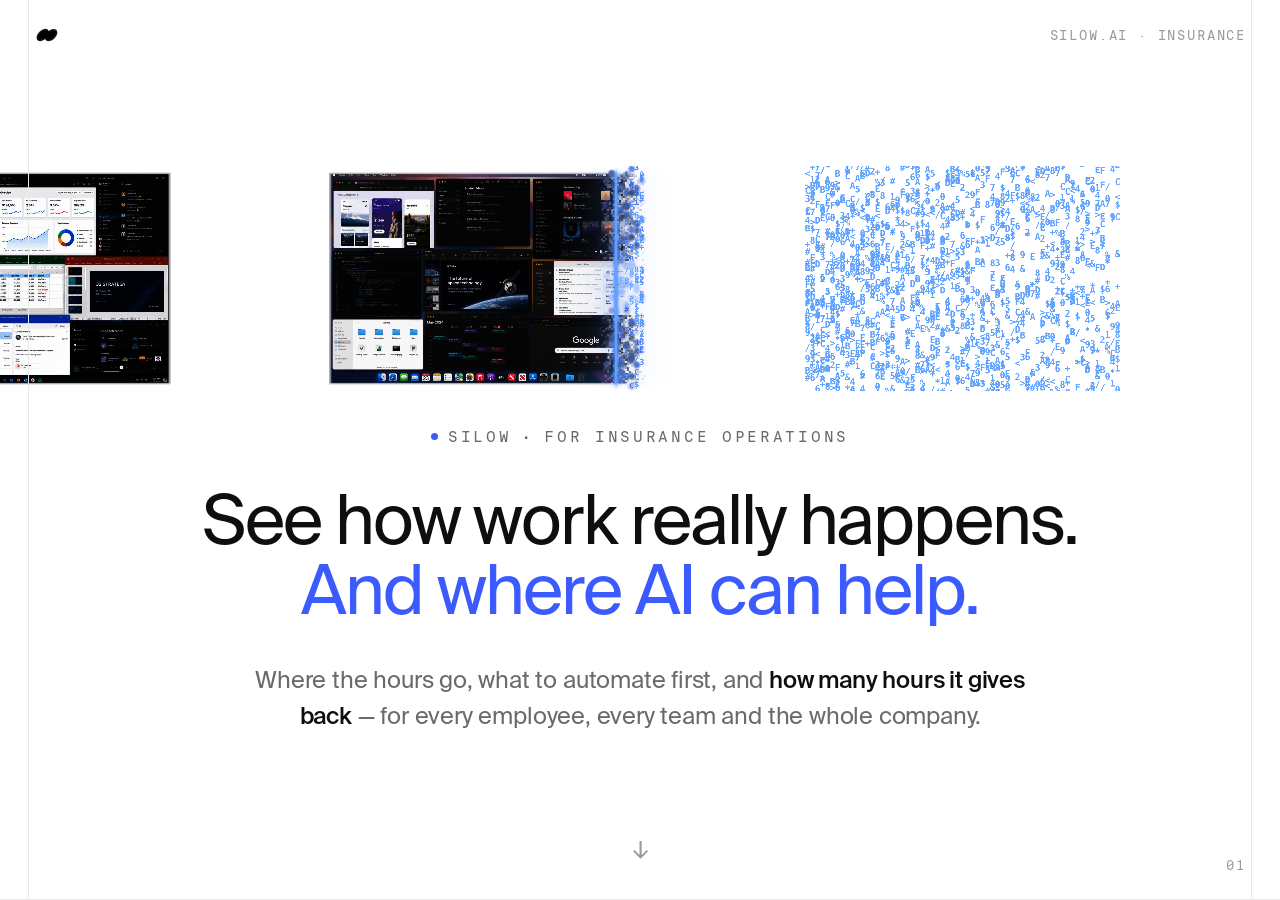
<file: index.html>
<!doctype html>
<html lang="en">
<head>
<meta charset="utf-8">
<meta name="viewport" content="width=device-width, initial-scale=1">
<meta name="robots" content="noindex, nofollow">
<title>Silow — for insurance operations</title><!-- rev:ins-v16-narrow-followup --><!-- source-rev:ins-v9-202611100150 -->
<style>
  @font-face { font-family:"Suisse Intl"; src:url("./fonts/SuisseIntl-Regular.otf") format("opentype"); font-weight:400; font-display:swap; }
  @font-face { font-family:"Suisse Intl"; src:url("./fonts/SuisseIntl-Medium.otf") format("opentype"); font-weight:500; font-display:swap; }
  @font-face { font-family:"Suisse Intl"; src:url("./fonts/SuisseIntl-SemiBold.otf") format("opentype"); font-weight:600; font-display:swap; }
  @font-face { font-family:"Suisse Intl Mono"; src:url("./fonts/SuisseIntlMono-Regular.otf") format("opentype"); font-weight:400; font-display:swap; }

  :root{
    --ink:#0E0E0C;
    --ink-2:#2C2B27;
    --mute:#6B6A66;
    --faint:#9A9A95;
    --paper:#FFFFFF;
    --paper-2:#F1F1EF;
    --accent:#3B5BFF;
    --line:#E8E8E6;
    --line-2:#DADAD7;
    --ease:cubic-bezier(.16,1,.3,1);
  }
  *{ box-sizing:border-box; }
  html,body{ margin:0; height:100%; }
  body{
    font-family:"Suisse Intl", -apple-system, "SF Pro Display", "Helvetica Neue", Inter, sans-serif;
    background:var(--paper); color:var(--ink);
    -webkit-font-smoothing:antialiased; text-rendering:optimizeLegibility;
  }

  main{ height:100vh; overflow-y:auto; scroll-snap-type:y mandatory; }
  section{
    min-height:100vh; scroll-snap-align:start; scroll-snap-stop:always;
    display:flex; flex-direction:column; align-items:center; justify-content:center;
    text-align:center; padding:7vh 48px; position:relative;
    border-bottom:1px solid var(--line);
    background:var(--paper);
  }
  /* landing side rails */
  section::before, section::after{
    content:""; position:absolute; top:0; bottom:0; width:1px; background:var(--line);
    pointer-events:none;
  }
  section::before{ left:max(28px, calc(50% - 760px)); }
  section::after{ right:max(28px, calc(50% - 760px)); }

  /* animated scene slides (opener + finale) */
  section.scene-slide{ background:#101736; color:#F5F5F2; border-bottom:none; overflow:hidden; }
  section.scene-slide::before, section.scene-slide::after{ display:none; }
  section.scene-slide .body{ color:rgba(245,245,242,.78); }
  section.scene-slide .body b{ color:#fff; }
  section.scene-slide .eyebrow{ color:rgba(255,255,255,.65); }
  .scene{ position:absolute; inset:0; z-index:0; }
  .scene-shade{ position:absolute; inset:0; z-index:1; background:radial-gradient(120% 105% at 50% 45%, rgba(10,14,36,.1), rgba(10,14,36,.55)); }
  section.scene-slide > .content{ position:relative; z-index:2; display:flex; flex-direction:column; align-items:center; }

  /* landing mono label with blue dot */
  .eyebrow{
    display:inline-flex; align-items:center; gap:10px;
    font-family:"Suisse Intl Mono", ui-monospace, monospace;
    font-size:15px; letter-spacing:.18em; text-transform:uppercase;
    color:var(--mute); margin-bottom:36px;
  }
  .eyebrow::before{ content:""; width:7px; height:7px; border-radius:50%; background:var(--accent); flex:none; }

  h1,h2{ margin:0; font-weight:400; letter-spacing:-0.03em; line-height:1.02; }
  h1{ font-size:clamp(72px, 8.2vw, 144px); max-width:14ch; }
  h2{ font-size:clamp(56px, 6.4vw, 108px); max-width:16ch; }
  em{ font-style:normal; }
  h1 em, h2 em{ color:var(--accent); }
  .scene-slide h1 em, .scene-slide h2 em{ color:#9DB2FF; }

  .body{
    margin:38px auto 0; max-width:820px;
    font-size:clamp(21px, 1.85vw, 29px); line-height:1.5; color:var(--mute);
    letter-spacing:-0.008em;
  }
  .body b{ color:var(--ink); font-weight:500; }

  /* framed imagery */
  .frame{
    border:1px solid var(--line); border-radius:16px; overflow:hidden; background:#fff;
    box-shadow:0 1px 2px rgba(14,14,12,.04), 0 24px 60px -28px rgba(14,14,12,.22);
  }
  .frame img{ display:block; width:100%; height:auto; }
  .frame.center{ margin-top:36px; max-width:960px; width:100%; }
  .frame.small{ max-width:700px; }
  .frame.center img{ max-height:30vh; object-fit:contain; }
  .frame.illus img{ max-height:46vh; object-fit:contain; }
  .frame.recording{ display:inline-block; width:auto; max-width:94vw; margin-top:26px; }
  .frame.recording img{ height:47vh; width:auto; max-width:100%; }

  /* hero stream band (landing animation) */
  .stream-band{ width:100vw; margin-left:calc(50% - 50vw); height:clamp(200px,25vh,290px); margin-bottom:4vh; }
  .stream-band canvas{ width:100%; height:100%; display:block; }

  /* compact slide variant */
  .tight{ padding-top:4vh; padding-bottom:4vh; }
  .tight .eyebrow{ margin-bottom:22px; }
  .tight .body{ margin-top:24px; max-width:1240px; }

  /* split layout */
  .split{
    display:grid; grid-template-columns:1fr 1.02fr; gap:clamp(44px,5vw,88px);
    align-items:center; max-width:1400px; width:100%; text-align:left;
  }
  .split .eyebrow{ margin-bottom:26px; }
  .split h2{ font-size:clamp(40px, 4.4vw, 72px); }
  .split .body{ margin:26px 0 0; max-width:600px; }

  /* steps — landing hairline grid */
  .steps{
    display:grid; grid-template-columns:repeat(4,1fr);
    gap:1px; background:var(--line); border:1px solid var(--line);
    max-width:1440px; width:100%; margin-top:60px; text-align:left;
  }
  .steps > div{ background:#fff; padding:28px 26px 30px; }
  .steps .n{ font-family:"Suisse Intl Mono", ui-monospace, monospace; font-size:15px; letter-spacing:.06em; color:var(--accent); }
  .steps .t{ margin-top:14px; font-size:clamp(22px,1.85vw,29px); font-weight:500; letter-spacing:-0.015em; line-height:1.2; }
  .steps .b{ margin-top:10px; font-size:clamp(17px,1.35vw,20px); line-height:1.45; color:var(--mute); }

  /* safety card — landing gradient card */
  .safety{
    margin-top:52px; max-width:1240px; width:100%; text-align:left;
    background:#fff;
    border:1px solid var(--line); border-radius:16px; padding:36px 40px;
  }
  .safety .grid{ display:grid; grid-template-columns:repeat(2,1fr); gap:18px 44px; }
  .safety .item{
    display:flex; gap:12px; align-items:baseline;
    font-size:clamp(18px,1.45vw,22px); line-height:1.4; color:var(--ink-2);
  }
  .safety .item::before{ content:""; flex:none; width:6px; height:6px; border-radius:50%; background:var(--accent); transform:translateY(-2px); }
  .safety .foot{
    margin-top:26px; padding-top:18px; border-top:1px solid var(--line-2);
    font-family:"Suisse Intl Mono", ui-monospace, monospace; font-size:14px; letter-spacing:.1em;
    text-transform:uppercase; color:var(--mute);
  }
  .safety .foot b{ color:var(--accent); font-weight:400; }

  /* use-case rows */
  .ucs{ display:flex; flex-direction:column; gap:30px; margin-top:40px; max-width:640px; text-align:left; }
  .uc .k{
    display:inline-flex; align-items:center; gap:9px;
    font-family:"Suisse Intl Mono", ui-monospace, monospace; font-size:14px; letter-spacing:.16em;
    text-transform:uppercase; color:var(--accent);
  }
  .uc .k::before{ content:""; width:5px; height:5px; border-radius:50%; background:var(--accent); }
  .uc .v{ margin-top:9px; font-size:clamp(19px,1.55vw,24px); line-height:1.42; color:var(--mute); }
  .uc .v b{ color:var(--ink); font-weight:500; }

  /* big stat rows */
  .stats{ display:flex; gap:clamp(48px,6.5vw,110px); align-items:flex-start; justify-content:center; margin-top:6px; }
  .stat{ max-width:370px; }
  .stat-num{ font-size:clamp(120px, 12vw, 210px); font-weight:400; letter-spacing:-0.04em; line-height:.95; }
  .stat-num small{ font-size:.46em; letter-spacing:-0.02em; }
  .stat-label{ margin-top:18px; font-size:clamp(19px,1.55vw,24px); line-height:1.42; color:var(--mute); }
  .stat-label b{ color:var(--ink); font-weight:500; }

  .quote{ margin:0; max-width:1100px; font-size:clamp(38px, 4.4vw, 68px); font-weight:400; letter-spacing:-0.025em; line-height:1.12; }
  .quote-by{ margin-top:32px; font-family:"Suisse Intl Mono", ui-monospace, monospace; font-size:15px; letter-spacing:.14em; text-transform:uppercase; color:var(--faint); }
  .quote-by b{ color:var(--accent); font-weight:400; }

  .ceo-quote{ margin-top:48px; max-width:860px; font-size:clamp(20px,1.6vw,26px); line-height:1.45; color:var(--mute); }
  .ceo-quote b{ color:var(--ink); font-weight:500; }

  .texture{
    margin-top:44px; font-family:"Suisse Intl Mono", ui-monospace, monospace;
    font-size:clamp(16px,1.3vw,19px); letter-spacing:.1em; color:var(--faint); text-transform:uppercase;
  }
  .texture b{ color:var(--accent); font-weight:400; }

  /* where-it-helps grid */
  .roles{ margin-top:52px; display:grid; grid-template-columns:repeat(4,1fr); width:100%; max-width:1440px; border-top:1px solid var(--line); border-left:1px solid var(--line); }
  .roles > div{ border-right:1px solid var(--line); border-bottom:1px solid var(--line); padding:26px 24px; text-align:left; }
  .roles .r{ font-size:clamp(19px,1.55vw,23px); font-weight:500; letter-spacing:-0.01em; }
  .roles .d{ margin-top:8px; font-size:15px; line-height:1.45; color:var(--mute); }
  .roles-foot{ margin-top:34px; font-size:clamp(20px,1.7vw,26px); letter-spacing:-0.01em; }

  /* faq grid */
  .faq{ margin-top:52px; display:grid; grid-template-columns:1fr 1fr; width:100%; max-width:1360px; border-top:1px solid var(--line); border-left:1px solid var(--line); text-align:left; }
  .faq > div{ border-right:1px solid var(--line); border-bottom:1px solid var(--line); padding:26px 28px; }
  .faq .q{ font-size:clamp(19px,1.6vw,23px); font-weight:500; letter-spacing:-0.01em; }
  .faq .a{ margin-top:10px; font-size:15.5px; line-height:1.5; color:var(--mute); }

  /* chips */
  .chips{ display:flex; gap:14px; flex-wrap:wrap; justify-content:center; margin-top:44px; }
  .chip{
    display:inline-flex; align-items:center; gap:10px;
    border:1px solid var(--line-2); border-radius:999px; padding:13px 24px;
    font-family:"Suisse Intl Mono", ui-monospace, monospace; font-size:15px; letter-spacing:.04em; color:var(--mute);
    background:#fff;
  }
  .chip img{ width:19px; height:19px; display:block; }

  /* buttons */
  .btn{
    display:inline-flex; align-items:center; gap:8px; margin-top:46px;
    background:#F5F5F2; color:#0a1024; text-decoration:none;
    font-size:23px; font-weight:500; letter-spacing:-0.01em;
    padding:19px 46px; border-radius:999px;
    transition:background .25s var(--ease), transform .3s var(--ease);
  }
  .btn:hover{ background:#fff; transform:scale(1.02); }
  .contacts{ margin-top:30px; font-family:"Suisse Intl Mono", ui-monospace, monospace; font-size:17px; letter-spacing:.08em; color:rgba(245,245,242,.65); }
  .contacts a{ color:rgba(245,245,242,.95); text-decoration:none; }

  /* conveyor */
  .band{ display:flex; gap:18px; justify-content:center; margin-top:46px; max-width:1320px; width:100%; }
  .band figure{ margin:0; flex:1 1 0; border:1px solid var(--line); border-radius:14px; overflow:hidden; background:var(--paper-2); box-shadow:0 1px 2px rgba(14,14,12,.04), 0 14px 34px -18px rgba(14,14,12,.2); }
  .band figure:nth-child(2n){ transform:translateY(12px); }
  .band img{ display:block; width:100%; height:180px; object-fit:cover; }

  /* chrome */
  .top{
    position:fixed; top:0; left:0; right:0; z-index:10;
    display:flex; justify-content:space-between; align-items:center;
    padding:22px 34px; pointer-events:none;
  }
  .top img{ width:26px; height:26px; display:block; }
  .top .r{ font-family:"Suisse Intl Mono", ui-monospace, monospace; font-size:13px; letter-spacing:.14em; color:var(--faint); text-transform:uppercase; }
  .top.on-scene .r{ color:rgba(255,255,255,.6); }
  .counter{
    position:fixed; right:34px; bottom:26px; z-index:10;
    font-family:"Suisse Intl Mono", ui-monospace, monospace; font-size:13px; letter-spacing:.16em; color:var(--faint);
  }

  /* entrance — landing rise */
  .rise{ opacity:0; transform:translateY(16px); transition:opacity .9s var(--ease), transform .9s var(--ease); }
  .rise.in{ opacity:1; transform:none; }
  .d1{ transition-delay:.05s } .d2{ transition-delay:.15s } .d3{ transition-delay:.25s }

  .scroll-hint{ position:absolute; bottom:34px; left:50%; transform:translateX(-50%); color:var(--faint); font-size:24px; animation:bob 2.2s ease-in-out infinite; z-index:2; }
  .scene-slide .scroll-hint{ color:rgba(255,255,255,.55); }
  @keyframes bob{ 0%,100%{ transform:translate(-50%,0) } 50%{ transform:translate(-50%,8px) } }

  @media (max-width:900px){
    .stats{ flex-direction:column; gap:44px; align-items:center; }
    .split{ grid-template-columns:1fr; text-align:center; }
    .split .body{ margin-left:auto; margin-right:auto; }
    .ucs{ margin-left:auto; margin-right:auto; text-align:left; }
    .steps{ grid-template-columns:repeat(2,1fr); }
    .safety .grid{ grid-template-columns:1fr; }
    section{ padding:9vh 26px; }
    section::before, section::after{ display:none; }
    .band figure:nth-child(4), .band figure:nth-child(5){ display:none; }
    .frame.recording{ width:100%; }
    .frame.recording img{ height:auto; width:100%; }
  }

  /* ===== insurance draft additions ===== */
  .perimeter{ margin-top:52px; width:100%; max-width:1400px; border:1.5px dashed var(--accent); border-radius:22px; padding:44px 34px 34px; position:relative; }
  .perimeter .tag{ position:absolute; top:-12px; left:34px; background:#fff; padding:0 12px; font-family:"Suisse Intl Mono",ui-monospace,monospace; font-size:14px; letter-spacing:.16em; text-transform:uppercase; color:var(--accent); }
  .flow{ display:grid; grid-template-columns:1fr 46px 1.25fr 46px 1fr; align-items:stretch; text-align:left; }
  .flow .node{ border:1px solid var(--line-2); border-radius:16px; background:#fff; padding:26px 26px 28px; }
  .flow .node .k{ font-family:"Suisse Intl Mono",ui-monospace,monospace; font-size:14px; letter-spacing:.14em; text-transform:uppercase; color:var(--accent); }
  .flow .node .t{ margin-top:12px; font-size:clamp(22px,1.9vw,30px); font-weight:500; letter-spacing:-0.015em; line-height:1.15; }
  .flow .node .b{ margin-top:12px; font-size:clamp(16px,1.25vw,19px); line-height:1.5; color:var(--mute); }
  .flow .arr{ display:flex; align-items:center; justify-content:center; color:var(--accent); font-size:26px; }
  .perimeter .note{ margin-top:26px; text-align:left; font-size:clamp(17px,1.35vw,21px); color:var(--mute); }
  .perimeter .note b{ color:var(--ink); font-weight:500; }

  .sec-split{ display:grid; grid-template-columns:1fr 1fr; gap:clamp(40px,4.5vw,80px); align-items:center; max-width:1420px; width:100%; text-align:left; }
  .sec-split h2{ font-size:clamp(44px,4.8vw,80px); }
  .sec-split .body{ margin:22px 0 0; max-width:600px; }
  .sec-split .safety{ margin-top:34px; padding:28px 30px; }
  .sec-split .safety .grid{ gap:14px 30px; }
  .sec-split .safety .item{ font-size:clamp(16px,1.25vw,19px); }
  .sec-split .frame img{ max-height:58vh; object-fit:cover; }

  .opts{ margin-top:52px; display:grid; grid-template-columns:repeat(3,1fr); width:100%; max-width:1440px; border-top:1px solid var(--line); border-left:1px solid var(--line); text-align:left; }
  .opts > div{ border-right:1px solid var(--line); border-bottom:1px solid var(--line); padding:30px 30px 32px; display:flex; flex-direction:column; }
  .opts .n{ font-family:"Suisse Intl Mono",ui-monospace,monospace; font-size:15px; color:var(--accent); letter-spacing:.06em; }
  .opts .t{ margin-top:14px; font-size:clamp(22px,1.9vw,30px); font-weight:500; letter-spacing:-0.015em; line-height:1.15; }
  .opts .ex{ margin-top:10px; font-family:"Suisse Intl Mono",ui-monospace,monospace; font-size:13.5px; letter-spacing:.06em; color:var(--faint); text-transform:uppercase; }
  .opts .b{ margin-top:16px; font-size:clamp(16px,1.25vw,19px); line-height:1.5; color:var(--mute); }
  .opts .b b{ color:var(--ink); font-weight:500; }
  .opts .w{ margin-top:auto; padding-top:20px; font-size:clamp(15px,1.15vw,17px); color:var(--ink-2); }
  .opts .w::before{ content:"→ "; color:var(--accent); }


  .faq.three{ grid-template-columns:repeat(3,1fr); max-width:1440px; }
  .faq.three > div{ padding:22px 24px; }
  .faq.three .q{ font-size:clamp(17px,1.4vw,21px); }
  .faq.three .a{ font-size:15px; }




  /* interactive platform slide */
  .appframe{ margin-top:2.4vh; width:min(1480px,100%); flex:1 1 auto; min-height:0; border-radius:18px; overflow:hidden; box-shadow:0 1px 2px rgba(14,14,12,.05), 0 40px 90px -40px rgba(14,14,12,.35); background:#a8bdee; position:relative; }
  .appframe iframe{ position:absolute; inset:0; width:100%; height:100%; border:0; display:block; }
  .pf-open{ margin-top:14px; font-family:"Suisse Intl Mono",ui-monospace,monospace; font-size:13px; letter-spacing:.1em; text-transform:uppercase; color:var(--accent); text-decoration:none; }
  .pf-open:hover{ text-decoration:underline; }
  @media (max-width:900px){ .appframe{ height:76vh; flex:none; } }

  section.platform-slide{ padding:8.5vh 48px 4vh; justify-content:flex-start; }
  .pf-head{ text-align:center; }
  .pf-head .eyebrow{ margin-bottom:16px; }
  .pf-head h2{ font-size:clamp(34px,3.4vw,56px); max-width:none; }
  .app{ margin-top:2.6vh; width:min(1460px,100%); flex:1 1 auto; min-height:0; display:flex; flex-direction:column; border:1px solid var(--line-2); border-radius:16px; overflow:hidden; background:#fff; box-shadow:0 1px 2px rgba(14,14,12,.05), 0 40px 90px -40px rgba(14,14,12,.35); text-align:left; }
  .app-bar{ height:44px; flex:none; display:flex; align-items:center; gap:16px; padding:0 16px; background:#F6F6F4; border-bottom:1px solid var(--line); }
  .app-bar .dots{ display:flex; gap:7px; }
  .app-bar .dots i{ width:11px; height:11px; border-radius:50%; background:#DADAD7; display:block; }
  .app-title{ font-family:"Suisse Intl Mono",ui-monospace,monospace; font-size:13px; letter-spacing:.08em; color:var(--mute); }
  .app-title b{ color:var(--accent); font-weight:400; }
  .app-badge{ margin-left:auto; font-family:"Suisse Intl Mono",ui-monospace,monospace; font-size:11.5px; letter-spacing:.12em; text-transform:uppercase; color:var(--faint); border:1px solid var(--line-2); border-radius:999px; padding:5px 11px; }
  .app-body{ flex:1 1 auto; min-height:0; display:grid; grid-template-columns:260px 1fr; }
  .app-side{ border-right:1px solid var(--line); padding:20px 14px; display:flex; flex-direction:column; gap:6px; background:#FBFBFA; overflow:auto; }
  .side-k{ font-family:"Suisse Intl Mono",ui-monospace,monospace; font-size:11.5px; letter-spacing:.14em; text-transform:uppercase; color:var(--faint); padding:0 10px 6px; }
  .side-i{ all:unset; cursor:pointer; display:flex; gap:11px; align-items:flex-start; padding:11px 10px; border-radius:10px; transition:background .2s var(--ease); }
  .side-i:hover{ background:#F1F1EF; }
  .side-i.on{ background:#fff; box-shadow:0 0 0 1px var(--line-2), 0 6px 16px -10px rgba(14,14,12,.25); }
  .side-i .ic{ width:24px; height:24px; flex:none; border-radius:7px; display:grid; place-items:center; font-size:13px; background:#EEF1FF; color:var(--accent); }
  .side-i b{ display:block; font-size:14.5px; font-weight:500; color:var(--ink); letter-spacing:-.005em; }
  .side-i small{ display:block; margin-top:3px; font-size:12.5px; color:var(--mute); }
  .side-l{ list-style:none; margin:0; padding:0 10px; display:flex; flex-direction:column; gap:9px; }
  .side-l li{ font-size:13.5px; color:var(--ink-2); display:flex; gap:9px; align-items:baseline; }
  .side-l li::before{ content:""; width:5px; height:5px; border-radius:50%; background:var(--accent); flex:none; transform:translateY(-2px); }
  .side-foot{ margin-top:auto; padding:12px 10px 2px; font-family:"Suisse Intl Mono",ui-monospace,monospace; font-size:11.5px; letter-spacing:.1em; text-transform:uppercase; color:var(--accent); }
  .app-main{ position:relative; min-height:0; background:#fff; }
  .app-main iframe{ position:absolute; inset:0; width:100%; height:100%; border:0; display:block; background:#fff; }
  .app-hint{ position:absolute; right:18px; bottom:16px; pointer-events:none; font-family:"Suisse Intl Mono",ui-monospace,monospace; font-size:12px; letter-spacing:.12em; text-transform:uppercase; color:#fff; background:rgba(14,14,12,.78); border-radius:999px; padding:8px 14px; transition:opacity .5s; }
  .app-hint.gone{ opacity:0; }
  @media (max-width:900px){
    section.platform-slide{ padding:9vh 14px 4vh; }
    .app{ height:78vh; flex:none; }
    .app-body{ grid-template-columns:1fr; grid-template-rows:auto 1fr; }
    .app-side{ flex-direction:row; overflow-x:auto; padding:10px; border-right:0; border-bottom:1px solid var(--line); }
    .side-k, .side-l, .side-foot{ display:none; }
    .side-i{ flex:none; }
    .side-i small{ display:none; }
    .app-badge{ display:none; }
  }
  /* example-report visuals */
  .exfig{ margin:0; }
  .exfig .frame img{ display:block; width:100%; height:auto; }
  section.tight .exfig{ margin-top:30px; width:min(1120px,100%); }
  section.tight .exfig .frame img{ max-height:54vh; object-fit:cover; object-position:top; }
  .split.ex{ grid-template-columns:.8fr 1.2fr; }
  .split.ex .exfig .frame img{ max-height:66vh; object-fit:cover; object-position:top; }
  .excap{ margin-top:14px; font-family:"Suisse Intl Mono",ui-monospace,monospace; font-size:13px; letter-spacing:.12em; text-transform:uppercase; color:var(--faint); text-align:left; }
  .excap b{ color:var(--accent); font-weight:400; }
  /* push-button flow */
  .steps.five{ grid-template-columns:repeat(5,1fr); max-width:1480px; margin-top:52px; }
  .steps.five > div{ padding:26px 22px 28px; }
  .btnchip{ display:inline-flex; align-items:center; padding:9px 16px; border-radius:999px; background:var(--ink); color:#fff; font-family:"Suisse Intl Mono",ui-monospace,monospace; font-size:13.5px; letter-spacing:.04em; white-space:nowrap; }
  .btnchip.auto{ background:#fff; color:var(--accent); border:1px solid var(--accent); }
  .steps.five .t{ margin-top:20px; font-size:clamp(20px,1.6vw,26px); }
  .opts .t + .w{ margin-top:22px; }
  /* one-month timeline on the finale */
  .month{ display:grid; grid-template-columns:repeat(3,1fr); gap:1px; margin-top:42px; max-width:1100px; width:100%; background:rgba(255,255,255,.16); border:1px solid rgba(255,255,255,.16); border-radius:14px; overflow:hidden; text-align:left; }
  .month > div{ background:rgba(16,23,54,.72); padding:22px 24px 24px; }
  .month .n{ font-family:"Suisse Intl Mono",ui-monospace,monospace; font-size:14px; letter-spacing:.14em; text-transform:uppercase; color:#9DB2FF; }
  .month .t{ margin-top:10px; font-size:clamp(18px,1.45vw,22px); line-height:1.35; color:#F5F5F2; }
  @media (max-width:900px){
    .steps.five{ grid-template-columns:1fr; }
    .month{ grid-template-columns:1fr; }
  }
  @media (max-width:900px){
    .flow{ grid-template-columns:1fr; gap:10px; }
    .flow .arr{ transform:rotate(90deg); height:30px; }
    .sec-split{ grid-template-columns:1fr; }
    .opts{ grid-template-columns:1fr; }
    .faq, .faq.three{ grid-template-columns:1fr; }
    .roles{ grid-template-columns:1fr 1fr; }
    .eyebrow{ flex-wrap:wrap; justify-content:center; text-align:center; line-height:1.6; letter-spacing:.12em; font-size:13px; }
  }

  /* ===== v6 ===== */
  .roles .r{ font-size:clamp(20px,1.6vw,27px); }
  .roles .d{ font-size:clamp(17px,1.3vw,21px); line-height:1.4; }
  .roles > div{ padding:28px 26px 30px; }

  /* recorder slide */
  .facts{ display:flex; justify-content:center; margin-top:28px; font-size:clamp(19px,1.6vw,26px); letter-spacing:-0.01em; color:var(--ink); }
  .facts span{ padding:0 clamp(18px,1.8vw,32px); border-left:1px solid var(--line-2); line-height:1.1; }
  .facts span:first-child{ border-left:0; }
  .rec-wrap{ display:flex; align-items:center; justify-content:center; gap:clamp(36px,3.4vw,64px); margin-top:4.2vh; }
  .rec-wrap .frame.recording{ margin-top:0; position:relative; }
  .rec-wrap .frame.recording img{ height:44vh; }
  .rec-wrap .ring{ position:absolute; left:74.3%; top:1.2%; width:26px; height:26px; transform:translate(-50%,-50%); border-radius:50%; box-shadow:0 0 0 2px var(--accent), 0 0 0 7px rgba(59,91,255,.22); pointer-events:none; }
  .rec-zoom{ margin:0; width:clamp(250px,21vw,380px); text-align:left; flex:none; }
  .rec-zoom .zf{ border-radius:14px; overflow:hidden; border:1px solid var(--line-2); box-shadow:0 0 0 4px rgba(59,91,255,.10), 0 30px 60px -24px rgba(14,14,12,.40); background:#222; }
  .rec-zoom img{ display:block; width:100%; height:auto; }
  .rec-zoom figcaption{ margin-top:16px; font-family:"Suisse Intl Mono",ui-monospace,monospace; font-size:14px; letter-spacing:.1em; line-height:1.6; text-transform:uppercase; color:var(--mute); }
  .rec-zoom figcaption b{ color:var(--accent); font-weight:400; }

  /* platform caption */
  .pf-foot{ margin-top:14px; display:flex; gap:22px; align-items:center; justify-content:center; font-family:"Suisse Intl Mono",ui-monospace,monospace; font-size:13px; letter-spacing:.1em; text-transform:uppercase; color:var(--mute); }
  .pf-foot b{ color:var(--accent); font-weight:400; }
  .pf-foot .pf-open{ margin-top:0; }

  .tl{ border-top:1px solid var(--line); }
  .tl > div{ display:grid; grid-template-columns:clamp(120px,10vw,170px) 1fr; column-gap:24px; padding:clamp(22px,2.6vh,34px) 0; border-bottom:1px solid var(--line); }
  .tl .k{ grid-row:span 2; font-family:"Suisse Intl Mono",ui-monospace,monospace; font-size:15px; letter-spacing:.12em; text-transform:uppercase; color:var(--accent); padding-top:8px; }
  .tl .t{ font-size:clamp(24px,2vw,34px); font-weight:500; letter-spacing:-0.02em; line-height:1.15; }
  .tl .b{ margin-top:8px; font-size:clamp(18px,1.4vw,22px); line-height:1.4; color:var(--mute); }
  .tl > div:last-child .t{ color:var(--accent); }

  /* three questions */
  .opts.q3 .t{ font-size:clamp(24px,2.1vw,34px); }
  .opts.q3 .w{ font-size:clamp(18px,1.4vw,22px); line-height:1.4; padding-top:28px; }
  .opts.q3 > div{ padding:34px 32px 34px; min-height:clamp(230px,26vh,300px); }

  /* infra split */
  .sec-split.infra{ grid-template-columns:1.05fr .95fr; }
  .ticks{ list-style:none; margin:36px 0 0; padding:0; display:flex; flex-direction:column; gap:18px; }
  .ticks li{ display:flex; gap:14px; align-items:baseline; font-size:clamp(19px,1.55vw,25px); line-height:1.35; color:var(--ink-2); }
  .ticks li::before{ content:""; flex:none; width:7px; height:7px; border-radius:50%; background:var(--accent); transform:translateY(-3px); }
  .term{ border:1px solid var(--line-2); border-radius:18px; background:#FBFBFA; padding:26px 30px 24px; font-family:"Suisse Intl Mono",ui-monospace,monospace; box-shadow:0 1px 2px rgba(14,14,12,.04), 0 24px 60px -30px rgba(14,14,12,.22); }
  .term-h{ display:flex; justify-content:space-between; font-size:14px; letter-spacing:.12em; text-transform:uppercase; color:var(--mute); padding-bottom:14px; border-bottom:1px solid var(--line); margin-bottom:6px; }
  .term-h span:first-child{ color:var(--ink); }
  .term-r{ display:flex; gap:16px; align-items:center; padding:clamp(9px,1.3vh,14px) 0; font-size:clamp(18px,1.45vw,23px); color:var(--ink); border-bottom:1px solid var(--line); }
  .term-r i{ font-style:normal; width:28px; height:28px; border-radius:50%; display:grid; place-items:center; background:#EEF1FF; color:var(--accent); font-size:15px; flex:none; }
  .term-f{ margin-top:16px; font-size:14px; letter-spacing:.1em; text-transform:uppercase; color:var(--accent); }
  section .sec-split + .texture{ margin-top:40px; }

  /* pipeline visual */
  .pipe{ display:grid; grid-template-columns:repeat(4,1fr); gap:1px; background:var(--line); border:1px solid var(--line); width:100%; max-width:1440px; margin-top:4.2vh; text-align:left; }
  .pipe > div{ background:#fff; padding:22px 22px 26px; display:flex; flex-direction:column; }
  .pipe .n{ margin-top:22px; font-family:"Suisse Intl Mono",ui-monospace,monospace; font-size:15px; letter-spacing:.06em; color:var(--accent); }
  .pipe .t{ margin-top:8px; font-size:clamp(22px,1.85vw,30px); font-weight:500; letter-spacing:-0.015em; line-height:1.15; }
  .pipe .b{ margin-top:8px; font-size:clamp(17px,1.3vw,20px); line-height:1.42; color:var(--mute); }
  .pv{ height:clamp(150px,19vh,210px); border-radius:12px; border:1px solid var(--line-2); background:#FBFBFA; overflow:hidden; font-size:clamp(13px,1vw,16px); }
  .pv.scr .sb{ height:28px; display:flex; align-items:center; gap:5px; padding:0 10px; background:#F1F1EF; border-bottom:1px solid var(--line); }
  .pv.scr .sb i{ width:7px; height:7px; border-radius:50%; background:#DADAD7; }
  .pv.scr .sb span{ margin-left:8px; font-family:"Suisse Intl Mono",ui-monospace,monospace; font-size:12px; letter-spacing:.04em; color:var(--mute); }
  .pv .fr{ display:flex; justify-content:space-between; align-items:center; gap:10px; padding:0 12px; height:calc((100% - 28px) / 4); border-bottom:1px solid var(--line); }
  .pv .fr:last-child{ border-bottom:0; }
  .pv .fr span{ color:var(--faint); }
  .pv .fr b{ font-weight:500; color:var(--ink); white-space:nowrap; }
  .tok{ display:inline-flex; align-items:center; height:1.6em; padding:0 .55em; border-radius:6px; background:#E9EDFF; color:var(--accent) !important; font-family:"Suisse Intl Mono",ui-monospace,monospace; font-weight:400 !important; font-size:.86em; letter-spacing:.06em; }
  .pv.stp{ padding:6px 12px; display:flex; flex-direction:column; }
  .pv .sr{ display:grid; grid-template-columns:1fr auto auto; gap:10px; align-items:center; flex:1; border-bottom:1px solid var(--line); }
  .pv .sr span{ color:var(--ink); white-space:nowrap; overflow:hidden; text-overflow:ellipsis; }
  .pv .sr small{ font-size:.82em; color:var(--faint); }
  .pv .sr b{ font-family:"Suisse Intl Mono",ui-monospace,monospace; font-weight:400; color:var(--accent); }
  .pv .del{ flex:1; display:flex; align-items:center; font-family:"Suisse Intl Mono",ui-monospace,monospace; font-size:.8em; letter-spacing:.08em; text-transform:uppercase; color:var(--faint); text-decoration:line-through; text-decoration-color:var(--line-2); }
  .pv.rpt{ padding:14px 14px; display:flex; flex-direction:column; justify-content:center; gap:10px; }
  .pv .rh{ font-family:"Suisse Intl Mono",ui-monospace,monospace; font-size:.78em; letter-spacing:.06em; text-transform:uppercase; color:var(--mute); }
  .pv .rb b{ font-size:2.1em; font-weight:400; letter-spacing:-0.03em; }
  .pv .rb small{ margin-left:8px; color:var(--mute); }
  .pv .rt{ height:14px; border-radius:7px; background:var(--paper-2); display:flex; overflow:hidden; }
  .pv .rt i{ display:block; height:100%; background:#D4D4D0; }
  .pv .rt i.ai{ background:var(--accent); }
  .pv .rl{ display:flex; gap:16px; font-size:.82em; color:var(--mute); }
  .pv .rl i{ display:inline-block; width:9px; height:9px; border-radius:3px; background:#D4D4D0; margin-right:6px; }
  .pv .rl i.ai{ background:var(--accent); }

  /* what Silow keeps */
  .keep{ margin:0; }
  .kcard{ border:1px solid var(--line-2); border-radius:18px; background:#fff; padding:8px 30px 10px; box-shadow:0 1px 2px rgba(14,14,12,.04), 0 24px 60px -30px rgba(14,14,12,.22); }
  .kh{ display:flex; justify-content:space-between; align-items:center; padding:18px 0 16px; border-bottom:1px solid var(--line-2); }
  .kh span:first-child{ font-size:clamp(20px,1.6vw,26px); font-weight:500; letter-spacing:-0.015em; }
  .kh .kt{ font-family:"Suisse Intl Mono",ui-monospace,monospace; font-size:13px; letter-spacing:.12em; text-transform:uppercase; color:var(--faint); }
  .kr{ display:flex; justify-content:space-between; align-items:center; gap:16px; padding:clamp(11px,1.5vh,16px) 0; border-bottom:1px solid var(--line); font-size:clamp(17px,1.35vw,21px); }
  .kr:last-child{ border-bottom:0; }
  .kr span{ color:var(--mute); }
  .kr b{ font-weight:500; color:var(--ink); }
  .kr b.gone{ font-weight:400; color:var(--faint); text-decoration:line-through; text-decoration-color:var(--line-2); }

  /* Q3 modes */
  .opts.modes .w{ font-weight:500; color:var(--ink); font-size:clamp(17px,1.3vw,20px); }
  .opts.modes .ex{ text-transform:none; letter-spacing:.02em; font-size:14px; }


  @media (max-width:900px){
    section.tight{ padding-top:9vh; }
    .facts{ flex-wrap:wrap; gap:10px 0; }
    .facts span{ padding:0 14px; font-size:18px; }
    .rec-wrap{ flex-direction:column; gap:22px; width:100%; }
    .rec-zoom{ width:min(320px,80%); }
    .tl{ text-align:left; }
    .tl > div{ grid-template-columns:1fr; }
    .tl .k{ grid-row:auto; padding:0 0 6px; }
    .opts.q3 > div{ min-height:0; }
    .sec-split.infra{ grid-template-columns:1fr; }
    .pipe{ grid-template-columns:1fr; }
    .pf-foot{ flex-direction:column; gap:8px; }
  }

  /* ===== v7 ===== */
  .pipe.five{ grid-template-columns:repeat(5,1fr); max-width:1520px; }
  .pipe.five > div{ padding:20px 18px 24px; }
  .pipe.five .t{ font-size:clamp(21px,1.7vw,28px); }
  .pipe.five .b{ font-size:clamp(17px,1.28vw,20px); }
  .pv.apv{ padding:12px 14px; display:flex; flex-direction:column; justify-content:space-between; }
  .pv .ah{ font-family:"Suisse Intl Mono",ui-monospace,monospace; font-size:.78em; letter-spacing:.06em; text-transform:uppercase; color:var(--mute); }
  .pv .ar{ display:flex; justify-content:space-between; gap:8px; padding:6px 0; border-bottom:1px solid var(--line); }
  .pv .ar span{ color:var(--mute); } .pv .ar b{ font-weight:500; color:var(--ink); white-space:nowrap; }
  .pv .ab{ display:flex; gap:8px; }
  .pv .ab span{ flex:1; text-align:center; padding:6px 0; border-radius:8px; border:1px solid var(--line-2); color:var(--ink-2); background:#fff; }
  .pv .ab span.ok{ background:var(--ink); color:#fff; border-color:var(--ink); }

  .beyond{ margin-top:30px; display:flex; flex-wrap:wrap; gap:12px 0; justify-content:center; align-items:center; font-size:clamp(19px,1.5vw,24px); letter-spacing:-0.01em; color:var(--ink); }
  .beyond span{ padding:0 clamp(14px,1.4vw,24px); border-left:1px solid var(--line-2); line-height:1.1; }
  .beyond span.k{ border-left:0; font-family:"Suisse Intl Mono",ui-monospace,monospace; font-size:15px; letter-spacing:.16em; text-transform:uppercase; color:var(--accent); }
  .beyond span.k + span{ border-left:0; }

  .sec-split.case{ grid-template-columns:1.1fr .9fr; }
  .sec-split.case h2{ font-size:clamp(44px,4.6vw,78px); }
  .sec-split.case .ticks{ margin-top:30px; gap:14px; }
  .case-stats{ display:flex; flex-direction:column; border-top:1px solid var(--line); }
  .case-stats .cs{ padding:clamp(22px,3vh,36px) 0; border-bottom:1px solid var(--line); }
  .case-stats .stat-num{ font-size:clamp(88px,8.4vw,152px); white-space:nowrap; }
  .case-stats .stat-num .ar{ color:var(--accent); font-size:.55em; padding:0 .12em; vertical-align:.16em; }
  .case-stats .stat-label{ margin-top:12px; }

  section.scene-slide .body{ margin-top:26px; }
  @media (max-width:900px){
    .pipe.five{ grid-template-columns:1fr; }
    .sec-split.case{ grid-template-columns:1fr; }
    .case-stats .stat-num{ font-size:76px; }
    .beyond{ flex-direction:column; gap:10px; }
    .beyond span{ border-left:0; }
  }

  /* ===== v8 ===== */
  /* how it works: guarantees strip under the pipeline */
  .guard{ margin-top:3.2vh; display:flex; flex-wrap:wrap; justify-content:center; gap:10px 0; font-size:clamp(18px,1.35vw,23px); letter-spacing:-0.01em; color:var(--ink); }
  .guard span{ padding:0 clamp(16px,1.6vw,30px); border-left:1px solid var(--line-2); line-height:1.15; }
  .guard span:first-child{ border-left:0; }
  section.tight .guard + .excap{ margin-top:2.2vh; }

  /* deployment: two options side by side */
  .modes2{ margin-top:3.6vh; display:grid; grid-template-columns:1fr 1fr; gap:22px; width:100%; max-width:1440px; text-align:left; }
  .modes2 .mcol{ border:1px solid var(--line-2); border-radius:18px; background:#fff; padding:clamp(24px,3vh,34px) clamp(26px,2.2vw,38px); display:flex; flex-direction:column; }
  .modes2 .mcol.own{ border:1.5px dashed var(--accent); }
  .modes2 .mk{ font-family:"Suisse Intl Mono",ui-monospace,monospace; font-size:14px; letter-spacing:.16em; text-transform:uppercase; color:var(--accent); }
  .modes2 .mk b{ font-weight:400; color:var(--faint); }
  .modes2 .mt{ margin-top:12px; font-size:clamp(26px,2.3vw,40px); font-weight:500; letter-spacing:-0.02em; line-height:1.1; }
  .modes2 ul{ list-style:none; margin:clamp(16px,2.2vh,26px) 0 0; padding:0; display:flex; flex-direction:column; gap:clamp(10px,1.4vh,16px); }
  .modes2 li{ position:relative; padding-left:20px; font-size:clamp(18px,1.4vw,24px); line-height:1.4; color:var(--mute); }
  .modes2 li::before{ content:""; position:absolute; left:0; top:.62em; width:6px; height:6px; border-radius:50%; background:var(--accent); }
  .modes2 li b{ color:var(--ink); font-weight:500; }
  .modes2 .mw{ margin-top:auto; padding-top:clamp(16px,2.2vh,24px); font-size:clamp(18px,1.35vw,23px); font-weight:500; color:var(--ink); }
  .modes2 .mw::before{ content:"→ "; color:var(--accent); }
  .mbridge{ margin-top:2.6vh; font-size:clamp(18px,1.35vw,23px); letter-spacing:-0.01em; color:var(--mute); }
  .mbridge b{ color:var(--accent); font-weight:400; padding:0 .3em; }

  /* case slide without the ticks list */
  .sec-split.case .body{ max-width:620px; }

  @media (max-width:900px){
    .guard{ flex-direction:column; gap:10px; }
    .guard span{ border-left:0; }
    .modes2{ grid-template-columns:1fr; }
    .mbridge{ line-height:1.6; }
    .btn{ padding:17px 30px; font-size:20px; white-space:nowrap; }
  }
  /* v9 — Windows build caption on the recorder zoom */
  .rec-zoom figcaption .ill{ display:block; margin-top:10px; font-size:12px; letter-spacing:.1em; color:var(--faint); }

  /* User-restored HIPAA layout, matching the supplied screenshot. */
  .hipaa-restored{grid-template-columns:1.1fr .9fr;}
  .hipaa-restored h2{font-size:clamp(44px,4.6vw,78px);}
  .hipaa-restored .body{max-width:620px;}
  .hipaa-right{text-align:left;}
  .hipaa-right .stat-num{font-size:clamp(88px,8.4vw,152px);}
  .hipaa-label{font-size:clamp(32px,3.2vw,56px);font-weight:500;letter-spacing:-.04em;}
  .hipaa-provider{margin-top:16px;color:var(--mute);font-size:clamp(16px,1.3vw,22px);}
  .hipaa-closing{margin-top:32px;padding-top:30px;border-top:1px solid var(--line);color:var(--accent);font-size:clamp(22px,2vw,32px);font-weight:500;line-height:1.2;letter-spacing:-.03em;}
  @media(max-width:900px){.hipaa-restored{grid-template-columns:1fr;}.hipaa-right .stat-num{font-size:76px;}}

  /* Nine use cases: finance first, specialist examples last. */
  .roles-nine{grid-template-columns:repeat(3,1fr);margin-top:28px;}
  .roles-nine > div{padding:18px 22px;}
  .roles-nine + .roles-foot{margin-top:24px;}
  @media(max-width:900px){.roles-nine{grid-template-columns:1fr;}}

  /* Legacy unused acquisition layout */
  .acq{ margin-top:clamp(26px,3.4vh,44px); display:grid; grid-template-columns:repeat(3,1fr); width:100%; max-width:1440px;
        border-top:1px solid var(--line); border-left:1px solid var(--line); }
  .acq > div{ border-right:1px solid var(--line); border-bottom:1px solid var(--line); padding:clamp(22px,2.6vh,30px) clamp(20px,1.8vw,28px); text-align:left; }
  .acq .k{ font-family:"Suisse Intl Mono", ui-monospace, monospace; font-size:13px; letter-spacing:.14em; color:var(--accent); }
  .acq .r{ margin-top:12px; font-size:clamp(20px,1.6vw,26px); font-weight:500; letter-spacing:-0.01em; line-height:1.2; }
  .acq .d{ margin-top:10px; font-size:clamp(16px,1.15vw,19px); line-height:1.45; color:var(--mute); }
  section.tight .acq + .excap{ margin-top:2.2vh; }

  @media (max-width: 900px){
    .acq{ grid-template-columns:1fr; }
  }

/* Strictly scoped additions: no inherited changes to original slides. */
.v11-proof .pf-head h2{font-size:clamp(30px,3.1vw,56px);line-height:1.08;margin:10px 0 12px;max-width:none}
.v11-proof .v11-return{display:flex;gap:28px;align-items:center;padding:16px 20px;background:#e9eefa;border-radius:10px;color:#243b80}
.v11-proof .v11-return strong{font-size:29px;white-space:nowrap}.v11-proof .v11-return small{display:block;font-size:12px;font-weight:400;margin-top:4px}
.v11-proof .v11-return span{font-size:19px;line-height:1.3}.v11-proof .v11-evidence{font-size:14px;line-height:1.4;margin:10px 0;color:#5d6371}
.v11-proof .appframe{flex:1;min-height:240px;height:auto;margin:0}.v11-proof .pf-foot{font-size:11px;margin-top:8px}.v11-proof .v11-audience{font-size:12px;line-height:1.35;color:#646978;margin:8px 0 0}
.v11-pipeline .pipe.five{grid-template-columns:repeat(4,minmax(0,1fr))}
@media(max-width:700px){.v11-proof .v11-return{display:block;padding:13px}.v11-proof .v11-return span{display:block;font-size:15px;margin-top:10px}.v11-proof .v11-return strong{font-size:25px}.v11-proof .v11-evidence{font-size:12px}.v11-proof .appframe{height:490px;flex:none}.v11-proof .pf-foot{flex-wrap:wrap;gap:6px}.v11-proof .v11-audience{font-size:11px}.v11-pipeline .pipe.five{grid-template-columns:1fr}}
</style>
</head>
<body>

<div class="top" id="topbar">
  <img src="./assets/logo-upd.svg" alt="Silow">
  <span class="r">silow.ai · insurance</span>
</div>
<div class="counter" id="counter">01</div>

<main id="deck">
<section>
    <div class="stream-band rise in" aria-hidden="true"><canvas id="stream-canvas"></canvas></div>
    <div class="eyebrow rise in d1">Silow <b>·</b> for insurance operations</div>
    <h1 class="rise in d2" style="font-size:clamp(54px,5.4vw,96px); max-width:none;">See how work really happens.<br><em>And where AI can help.</em></h1>
    <p class="body rise in d3">Where the hours go, what to automate first, and <b>how many hours it gives back</b> &mdash; for every employee, every team and the whole company.</p>
    <div class="scroll-hint">↓</div>
  </section>
<section class="tight">
    <div class="eyebrow rise">How we do it <b>·</b> the app</div>
    <h2 class="rise d1" style="font-size:clamp(56px,6vw,104px);">A tiny recorder.<br><em>Every app, every task.</em></h2>
    <div class="facts rise d2"><span>Windows · macOS · Linux</span><span>1-minute install</span><span>1–2% CPU</span><span>No connectors</span></div>
    <div class="rec-wrap rise d3">
      <div class="frame recording"><img src="./assets/product-recording-win.png" alt="A Windows workday being recorded by Silow: a month-end close workbook open in LibreOffice Calc"><span class="ring" aria-hidden="true"></span></div>
      <figure class="rec-zoom"><div class="zf"><img src="./assets/recorder-tray-win.png" alt="The Silow recorder in the Windows system tray: recording, uploads idle, pause"></div><figcaption>The whole recorder.<br><b>One icon in the tray.</b><br><span class="ill">Actual Windows build · sample workbook</span></figcaption></figure>
    </div>
  </section>
<section class="v11-proof platform-slide">
 <div class="pf-head"><div class="eyebrow">What you get <b>·</b> 01 / 04 · Top automation opportunities</div><h2>Top automation opportunities</h2></div>
 <div class="appframe"><iframe id="pf-frame-0" title="Silow existing product — Top automation opportunities" data-src="app/?embed=1#company"></iframe></div>
 <div class="pf-foot"></div>
 </section>
<section class="v11-proof platform-slide">
 <div class="pf-head"><div class="eyebrow">What you get <b>·</b> 02 / 04 · Team report</div><h2>Team report</h2></div>
 <div class="appframe"><iframe id="pf-frame-1" title="Silow existing product — Team report" data-src="app/?embed=1#team/fin"></iframe></div>
 <div class="pf-foot"></div>
 </section>
<section class="v11-proof platform-slide">
 <div class="pf-head"><div class="eyebrow">What you get <b>·</b> 03 / 04 · Personal reports</div><h2>Personal reports</h2></div>
 <div class="appframe"><iframe id="pf-frame-3" title="Silow existing product — Personal reports" data-src="app/?embed=1#person/rachel"></iframe></div>
 <div class="pf-foot"></div>
 </section>
<section class="v11-proof platform-slide" data-product="processes-automation">
 <div class="pf-head"><div class="eyebrow">Processes &amp; automation</div><h2>From the process map to the automation plan.</h2></div>
 <div class="appframe"><iframe id="workflow-frame" title="Silow existing product — Processes and automation" data-src="app/workflow.html?embed=1&amp;workflow=1#jeremy-f7d08caf3dd7/deepdives/c1"></iframe></div>
 <div class="pf-foot"></div>
 </section>
<section class="v11-proof platform-slide">
 <div class="pf-head"><div class="eyebrow">What you get <b>·</b> 04 / 04 · Ask Silow</div><h2>Ask why — then follow the evidence.</h2></div>
 <div class="appframe"><iframe id="pf-frame-6" title="Silow existing product — Ask Silow" data-src="app/?embed=1#ask"></iframe></div>
 <div class="pf-foot"></div>
 </section>
<section>
    <div class="eyebrow rise">Where it helps <b>·</b> finance &amp; operations first</div>
    <h2 class="rise d1" style="font-size:clamp(44px,4.8vw,80px); max-width:none;">Anywhere work runs<br><em>between systems.</em></h2>
    <div class="roles roles-nine rise d2">
      <div><div class="r">Month-end close</div><div class="d">Reconciliation and the operating pack rebuilt in Excel, month after month.</div></div>
      <div><div class="r">Reconciliation &amp; payments</div><div class="d">GL against the bank feed, matched line by line; exceptions take the time.</div></div>
      <div><div class="r">Accounts payable</div><div class="d">Invoice lines typed from PDFs that already arrive as data.</div></div>
      <div><div class="r">FP&amp;A &amp; reporting</div><div class="d">The same numbers pulled from the same systems for every pack.</div></div>
      <div><div class="r">Procurement &amp; vendor ops</div><div class="d">Approvals chased by email; status lives in one spreadsheet.</div></div>
      <div><div class="r">Reinsurance &amp; recoveries</div><div class="d">Bordereaux built by hand from extracts.</div></div>
      <div><div class="r">M&amp;A analytics</div><div class="d">Pre- and post-acquisition process and technology assessment.</div></div>
      <div><div class="r">Claims operations</div><div class="d">Documents chased and matched to the file.</div></div>
      <div><div class="r">Underwriting support</div><div class="d">Submissions re-typed before anyone decides.</div></div>
    </div>
    <div class="roles-foot rise d3">Claims and underwriting are examples of the same pattern <b>·</b> the work we start with is yours to choose.</div>
  </section>
<section class="tight v11-pipeline">
    <div class="eyebrow rise">How it works</div>
    <h2 class="rise d1" style="font-size:clamp(44px,4.6vw,84px); max-width:none;">From a screenshot<br><em>to reports and an automation plan.</em></h2>
    <div class="pipe five rise d2">
      <div>
        <div class="pv scr"><div class="sb"><i></i><i></i><i></i><span>Payment run PR-20418</span></div>
          <div class="fr"><span>Payee</span><b>Dana Whitfield</b></div>
          <div class="fr"><span>Bank account</span><b>•••• 8810 4421</b></div>
          <div class="fr"><span>Invoice</span><b>INV-10244</b></div>
          <div class="fr"><span>Amount</span><b>$1,240.00</b></div></div>
        <div class="n">01</div><div class="t">Capture</div><div class="b">The work screen, at intervals.</div>
      </div>
      <div>
        <div class="pv scr"><div class="sb"><i></i><i></i><i></i><span>Payment run PR-•••••</span></div>
          <div class="fr"><span>Payee</span><b class="tok">NAME</b></div>
          <div class="fr"><span>Bank account</span><b class="tok">ACCOUNT</b></div>
          <div class="fr"><span>Invoice</span><b class="tok">INVOICE</b></div>
          <div class="fr"><span>Amount</span><b>$1,240.00</b></div></div>
        <div class="n">02</div><div class="t">Redact</div><div class="b">Sensitive vendor and client information masked by our own model, before any analysis.</div>
      </div>
      <div>
        <div class="pv stp">
          <div class="sr"><span>Open reconciliation</span><small>Excel</small><b>0:40</b></div>
          <div class="sr"><span>Match bank-feed line</span><small>ERP</small><b>2:10</b></div>
          <div class="sr"><span>Email budget owner</span><small>Outlook</small><b>1:05</b></div>
          <div class="del">Raw screenshot · deleted</div></div>
        <div class="n">03</div><div class="t">Extract</div><div class="b">Steps, tasks and processes. Not the screen.</div>
      </div>
      <div>
        <div class="pv rpt">
          <div class="rh"><span>Finance ops · month-end close</span></div>
          <div class="rb"><b>44 h</b><small>a week, 5 people</small></div>
          <div class="rt"><i style="width:40%"></i><i class="ai" style="width:60%"></i></div>
          <div class="rl"><span><i></i>People</span><span><i class="ai"></i>AI can take</span></div></div>
        <div class="n">04</div><div class="t">Report &amp; plan</div><div class="b">Recommendations, estimated hours returned and an automation plan.</div>
      </div>
    </div>
    <div class="guard rise d3"><span>Encrypted in transit and at rest</span><span>No keystrokes</span><span>No message content</span><span>No individual scoring</span></div>
    
  </section>
<section class="tight">
    <div class="eyebrow rise">How it&rsquo;s deployed</div>
    <h2 class="rise d1" style="font-size:clamp(44px,4.6vw,80px); max-width:none;">Two ways to run it.<br><em>Our servers or yours.</em></h2>
    <div class="modes2 rise d2">
      <div class="mcol">
        <div class="mk">01 <b>·</b> Silow-hosted</div>
        <div class="mt">Fastest start</div>
        <ul>
          <li>Install the recorder and go. <b>No infrastructure work</b> on your side.</li>
          <li>Redaction runs on our servers. Raw captures are <b>deleted within 48&nbsp;hours</b>; only derived patterns are kept.</li>
          <li>Silow is your data processor under a <b>DPA</b>.</li>
          <li>Subprocessors: a major cloud provider (ISO 27001 / 27017 / 27018) and model inference with <b>zero data retention</b>, no training on your data.</li>
        </ul>
      </div>
      <div class="mcol own">
        <div class="mk">02 <b>·</b> On your servers</div>
        <div class="mt">Everything inside your perimeter</div>
        <ul>
          <li>One <b>Docker Compose</b> package, an install README, and an acceptance script that checks every stage.</li>
          <li><b>SSO / SAML</b> and audit logs.</li>
          <li>Models on <b>your GPUs</b>, your cloud account, or a zero-data-retention provider you choose.</li>
          <li>Screenshots and video <b>never reach Silow</b>.</li>
        </ul>
      </div>
    </div>
    <div class="mbridge rise d3">Start hosted, move to your servers later <b>·</b> same recorder, same reports</div>
  </section>
<section>
    <div class="sec-split hipaa-restored">
      <div>
        <div class="eyebrow rise">Deployed in a customer environment</div>
        <h2 class="rise d1">HIPAA compliance?<br><em>Solved.</em></h2>
        <p class="body rise d2">Silow maps workflows involving medical records. It runs <b>entirely on the customer’s servers</b>, supporting the customer’s HIPAA compliance requirements.</p>
      </div>
      <div class="hipaa-right rise d3">
        <div class="stat-num">100<small>%</small></div>
        <div class="hipaa-label">On-premises.</div>
        <div class="hipaa-provider">With the customer’s chosen model provider.</div>
        <div class="hipaa-closing">Secure deployment.<br>Your infrastructure. Your control.</div>
      </div>
    </div>
  </section>
<section>
    <div class="eyebrow rise">Next step</div>
    <h2 class="rise d1" style="font-size:clamp(64px,7vw,124px);">Let&rsquo;s <em>start.</em></h2>
    <p class="body rise d2">Begin with one month. <b>You choose the team and how many people.</b></p>
    <div class="texture rise d3"><a href="https://silow.ai" style="color:inherit;text-decoration:none;">silow.ai</a></div>
  </section>
</main>

<script>
  const deck = document.getElementById('deck');
  const slides = [...deck.querySelectorAll(':scope > section')];
  const counter = document.getElementById('counter');
  const topbar = document.getElementById('topbar');
  const pad = n => String(n).padStart(2,'0');
  counter.textContent = '01';

  const io = new IntersectionObserver(es => es.forEach(e => {
    if (e.isIntersecting) e.target.querySelectorAll('.rise').forEach(el => el.classList.add('in'));
  }), { root: deck, threshold: .22 });
  slides.forEach(s => io.observe(s));

  function cur(){
    const y = deck.scrollTop + deck.clientHeight * 0.4;
    let i = 0; slides.forEach((s, k) => { if (s.offsetTop <= y) i = k; });
    return i;
  }
  function syncChrome(){
    const i = cur();
    counter.textContent = pad(i+1);
    const onScene = slides[i].classList.contains('scene-slide');
    topbar.classList.toggle('on-scene', onScene);
    counter.style.color = onScene ? 'rgba(255,255,255,.6)' : '';
  }
  deck.addEventListener('scroll', syncChrome, { passive:true });
  syncChrome();

  let goT = null;
  const go = i => { const s = slides[Math.max(0, Math.min(i, slides.length-1))];
    deck.scrollTo({ top: s.offsetTop, behavior:'smooth' });
    clearTimeout(goT); goT = setTimeout(() => { if (Math.abs(deck.scrollTop - s.offsetTop) > 4) deck.scrollTo({ top: s.offsetTop, behavior:'instant' }); }, 1100); };
  ['wheel','pointerdown'].forEach(ev => deck.addEventListener(ev, () => clearTimeout(goT), { passive:true }));
  addEventListener('keydown', e => {
    const i = cur();
    if (['ArrowDown','ArrowRight','PageDown',' '].includes(e.key)) { e.preventDefault(); go(i+1); }
    if (['ArrowUp','ArrowLeft','PageUp'].includes(e.key))         { e.preventDefault(); go(i-1); }
    if (e.key === 'Home') { e.preventDefault(); go(0); }
    if (e.key === 'End')  { e.preventDefault(); go(slides.length-1); }
  });
</script>


<script>
  (function(){
    document.querySelectorAll('iframe[data-src]').forEach(fr=>{new IntersectionObserver((es,o)=>{if(es[0].isIntersecting){fr.src=fr.dataset.src;o.disconnect();}},{root:document.getElementById('deck'),rootMargin:'100% 0px'}).observe(fr.closest('section'));});
    addEventListener('message',e=>{ const k=e.data&&e.data.silowDeckKey; if(!k) return; dispatchEvent(new KeyboardEvent('keydown',{key:k==='ArrowLeft'?'ArrowUp':k==='ArrowRight'?'ArrowDown':k})); });
  })();
</script>
<!-- Unicorn Studio scenes (same animation as the main site) -->
<script>
  (function () {
    const s = document.createElement('script');
    s.src = './assets/unicornStudio.umd.js';
    s.async = true;
    s.onload = () => {
      try {
        if (!window.UnicornStudio) return;
        ['us-scene-b'].filter(id => document.getElementById(id)).forEach(id => {
          window.UnicornStudio.addScene({
            elementId: id,
            filePath: './assets/blue-donut.json',
            fps: 60, scale: 1, dpi: 1.5, lazyLoad: false, production: true,
            interactivity: { mouse: { disableMobile: true } },
          });
        });
      } catch (e) { /* static background stays */ }
    };
    document.head.appendChild(s);
  })();
</script>

<!-- Landing hero conveyor animation (Three.js data stream) -->
<script type="module">
  import { initDataStream } from './assets/datastream.js';
  const cv = document.getElementById('stream-canvas');
  if (cv) {
    try {
      initDataStream(cv, [
        './assets/desk-mac-1.jpg',
        './assets/desk-win-1.jpg',
        './assets/desk-mac-2.jpg',
        './assets/desk-win-2.jpg',
      ]);
    } catch (e) { /* static slide stays */ }
  }
</script>
</body>
</html>
</file>
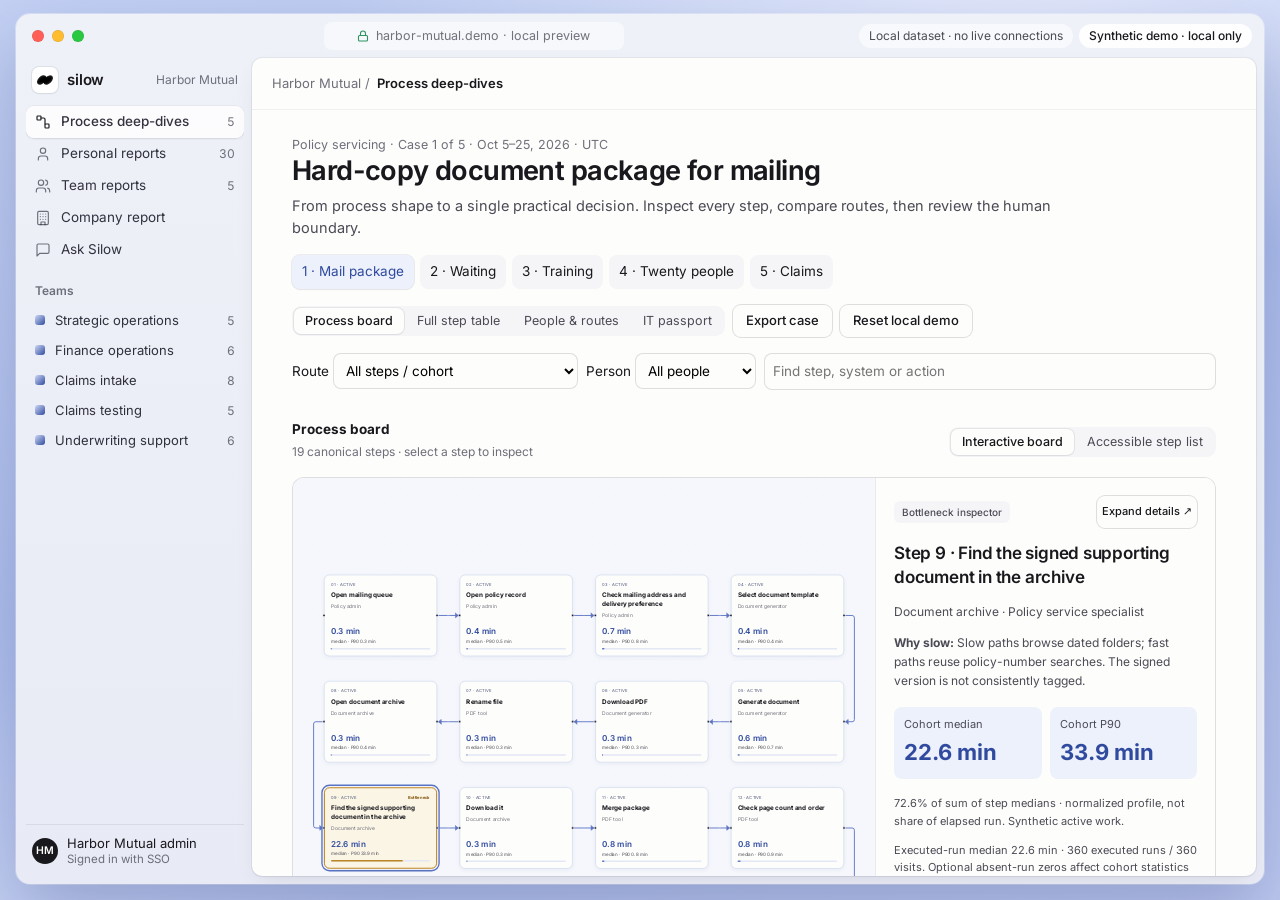
<file: app/index.html>
<!doctype html>
<html lang="en">
<head>
<script>window.__jeremyInitialHash=location.hash;</script>
<meta charset="utf-8">
<meta name="viewport" content="width=device-width, initial-scale=1">
<meta name="robots" content="noindex, nofollow">
<title>Silow — Harbor Mutual (sample data · fictional)</title>
<link rel="icon" href="./silow-mark.svg" type="image/svg+xml">
<style>
@font-face{ font-family:"Inter"; src:url("./inter.woff2") format("woff2"); font-weight:100 900; font-display:swap; }
:root{
  --font:"Inter", ui-sans-serif, system-ui, -apple-system, "Segoe UI", sans-serif;
  --desk: radial-gradient(1200px 600px at 80% -10%, #eef2ff 0%, rgba(238,242,255,0) 60%), radial-gradient(900px 640px at -10% 110%, #cbd6f6 0%, rgba(203,214,246,0) 60%), linear-gradient(160deg,#c4d1f4 0%,#aebfee 50%,#bfcbf2 100%);
  --frame: linear-gradient(180deg,#eff1f8 0%,#e8ebf5 100%);
  --sheet:#fdfdfc; --sheet-2:#f5f5f7; --sheet-3:#ededf1;
  --line:rgba(20,20,30,.08); --line-2:rgba(20,20,30,.13); --line-3:rgba(20,20,30,.055);
  --t1:#18181d; --t2:#4b4b55; --t3:#6f6f7a; --t4:#a9a9b2;
  --hover:rgba(20,20,30,.045); --sel:rgba(20,20,30,.075);
  --ink:#2f4a9e; --ink-2:#5a72c2; --ink-3:#8fa2dc; --ink-4:#c3cfef; --soft:#edf1fc;
  --hum:#d6dae4;
  --solid:#18181d;
  --fr-t1:rgba(18,18,32,.86); --fr-t2:rgba(18,18,32,.58); --fr-t3:rgba(18,18,32,.42);
  --fr-hover:rgba(255,255,255,.40); --fr-sel:rgba(255,255,255,.82); --fr-field:rgba(255,255,255,.5); --fr-line:rgba(18,18,32,.08);
  --green:#2f9461; --green-soft:#e4f3ea; --amber:#b87a0c; --amber-soft:#fbf5e6; --amber-line:rgba(184,122,12,.22); --amber-ink:#82560a; --red:#c8463d; --red-soft:#fbecea;
  --sh-win:0 30px 70px rgba(20,35,90,.24), 0 0 0 1px rgba(255,255,255,.4);
  --sh-sheet:0 0 0 1px rgba(20,20,40,.05), 0 1px 2px rgba(20,20,40,.05), 0 8px 24px -8px rgba(20,20,40,.10);
  --sh-pill:0 0 0 .5px rgba(20,20,40,.07), 0 1px 2px rgba(20,20,40,.09);
  --sh-card:0 0 0 1px rgba(20,20,40,.07), 0 1px 2px rgba(20,20,40,.04);
  --sh-float:0 0 0 1px rgba(20,20,40,.06), 0 24px 48px -12px rgba(20,20,40,.22), 0 4px 12px rgba(20,20,40,.06);
  --glass:rgba(253,253,252,.9);
  --calm:linear(0,.006,.025 2.8%,.101 6.1%,.539 18.9%,.721 25.3%,.849 31.5%,.937 38.1%,.968 41.8%,.991 45.7%,1.006 50.1%,1.015 55%,1.017 63.9%,1.001 85.9%,1);
  --out:cubic-bezier(.2,.8,.2,1);
}
*{ box-sizing:border-box; }
html,body{ margin:0; height:100%; }
body{ font-family:var(--font); font-size:13.5px; line-height:1.45; color:var(--t1); background:var(--desk); -webkit-font-smoothing:antialiased; font-feature-settings:"cv11","ss03"; overflow:hidden; }
button,input{ font:inherit; color:inherit; }
button{ background:none; border:0; padding:0; cursor:pointer; }
.num,.tn{ font-variant-numeric:tabular-nums; }
svg.i{ flex:none; display:block; }

/* ---------- window ---------- */
.stage{ height:100dvh; padding:14px 16px 16px; display:flex; flex-direction:column; }
body.embed .stage{ padding:0; }
body.embed .win{ border-radius:0; box-shadow:none; }
.win{ flex:1; min-height:0; display:flex; flex-direction:column; border-radius:14px; overflow:hidden; box-shadow:var(--sh-win); background:var(--frame); }
.topbar{ height:44px; flex:none; display:flex; align-items:center; padding:0 12px 0 16px; gap:10px; }
.lights{ display:flex; gap:8px; margin-right:4px; }
.lights i{ width:12px; height:12px; border-radius:50%; background:#ff5f57; box-shadow:inset 0 0 0 .5px rgba(0,0,0,.12); }
.lights i:nth-child(2){ background:#febc2e; } .lights i:nth-child(3){ background:#28c840; }
.tb-mid{ flex:1; display:flex; justify-content:center; min-width:0; }
.addr{ height:28px; min-width:300px; border-radius:8px; background:var(--fr-field); display:flex; align-items:center; justify-content:center; gap:7px; font-size:12.5px; color:var(--fr-t2); padding:0 14px; white-space:nowrap; }
.addr svg{ color:var(--green); }
.tb-r{ display:flex; gap:6px; align-items:center; }
.chip-s{ height:24px; border-radius:999px; padding:0 10px; display:inline-flex; align-items:center; gap:6px; font-size:12px; color:var(--t2); background:rgba(255,255,255,.6); white-space:nowrap; }
.chip-s i{ width:6px; height:6px; border-radius:50%; background:var(--green); }
.chip-s.sample{ background:rgba(255,255,255,.92); color:var(--t1); font-weight:500; }
.wbody{ flex:1; min-height:0; display:flex; padding:0 8px 8px 0; }

/* ---------- sidebar on the frame ---------- */
.side{ width:236px; flex:none; display:flex; flex-direction:column; padding:2px 8px 8px 10px; min-height:0; }
.brand{ display:flex; align-items:center; gap:9px; height:40px; padding:0 6px; }
.brand img{ width:26px; height:26px; border-radius:7px; background:#fff; box-shadow:var(--sh-card); padding:3px; }
.brand b{ font-size:15px; font-weight:600; letter-spacing:-.01em; }
.brand small{ margin-left:auto; font-size:12px; color:var(--fr-t2); }
.side-scroll{ flex:1; min-height:0; overflow:auto; scrollbar-width:none; padding-top:6px; }
.nav{ height:32px; display:flex; align-items:center; gap:10px; padding:0 9px; border-radius:8px; font-size:13.5px; color:var(--fr-t1); width:100%; text-align:left; transition:background .12s; }
.nav svg{ color:var(--fr-t2); }
.nav:hover{ background:var(--fr-hover); }
.nav.on{ background:var(--fr-sel); box-shadow:var(--sh-pill); font-weight:500; }
.nav.on svg{ color:var(--t1); }
.nav .cnt{ margin-left:auto; font-size:12px; color:var(--fr-t2); font-weight:400; font-variant-numeric:tabular-nums; }
.sh{ font-size:12px; font-weight:600; color:var(--fr-t2); padding:16px 9px 6px; }
.sw{ width:10px; height:10px; border-radius:3px; flex:none; background:linear-gradient(135deg,#cdd8f6,var(--ink)); }
.nav.sub{ height:30px; font-size:13px; }
.side-foot{ flex:none; display:flex; align-items:center; gap:9px; padding:10px 6px 2px; border-top:1px solid var(--fr-line); }
.side-foot .who{ font-size:13px; line-height:1.25; } .side-foot .who small{ display:block; font-size:11.5px; color:var(--fr-t2); }

/* avatars: pastel monograms (named) or a neutral mark (anonymous) */
.av{ width:26px; height:26px; border-radius:50%; display:inline-grid; place-items:center; font-size:10.5px; font-weight:600; flex:none; letter-spacing:.01em; }
.av.lg{ width:44px; height:44px; font-size:15px; }
.av.anon{ background:#eceef3 !important; color:#6f7280 !important; box-shadow:inset 0 0 0 1px rgba(20,20,40,.08); font-weight:500; }

/* ---------- sheet ---------- */
.sheet{ flex:1; min-width:0; min-height:0; background:var(--sheet); border-radius:10px; box-shadow:var(--sh-sheet); display:flex; flex-direction:column; position:relative; overflow:hidden; }
.shead{ height:52px; flex:none; display:flex; align-items:center; gap:10px; padding:0 14px 0 20px; border-bottom:1px solid var(--line-3); }
.crumb{ display:flex; align-items:center; gap:7px; font-size:13px; color:var(--t3); white-space:nowrap; min-width:0; overflow:hidden; }
.crumb b{ color:var(--t1); font-weight:600; overflow:hidden; text-overflow:ellipsis; }
.shead .sp{ flex:1; }
.seg{ display:inline-flex; background:var(--sheet-2); border-radius:9px; padding:2px; gap:2px; max-width:100%; overflow-x:auto; scrollbar-width:none; flex:none; }
.seg button{ height:26px; padding:0 11px; border-radius:7px; font-size:12.5px; color:var(--t2); white-space:nowrap; flex:none; }
.seg button:hover{ color:var(--t1); }
.seg button.on{ background:var(--sheet); color:var(--t1); font-weight:500; box-shadow:var(--sh-card); }
.anon-t{ display:inline-flex; align-items:center; gap:8px; height:30px; padding:0 10px 0 8px; border-radius:8px; box-shadow:0 0 0 1px var(--line-2); font-size:12.5px; color:var(--t2); white-space:nowrap; background:var(--sheet); }
.anon-t:hover{ background:var(--sheet-2); }
.anon-t .tg{ width:28px; height:16px; border-radius:999px; background:#c9ccd6; position:relative; transition:background .2s; flex:none; }
.anon-t .tg::after{ content:""; position:absolute; top:2px; left:2px; width:12px; height:12px; border-radius:50%; background:#fff; box-shadow:0 1px 2px rgba(0,0,0,.2); transition:transform .25s var(--calm); }
.anon-t.on .tg{ background:var(--solid); }
.anon-t.on .tg::after{ transform:translateX(12px); }
.anon-t b{ font-weight:500; color:var(--t1); }
.sbody{ flex:1; min-height:0; overflow:auto; scroll-behavior:smooth; }
.page{ max-width:1120px; margin:0 auto; padding:26px 40px 72px; }
.view{ display:none; }
.view.on{ display:block; animation:vin .32s var(--calm); }
@keyframes vin{ from{ opacity:0; transform:translateY(6px); } }

/* ---------- type ---------- */
h1{ font-size:27px; line-height:33px; font-weight:650; letter-spacing:-.022em; margin:0; }
h2{ font-size:18px; line-height:24px; font-weight:600; letter-spacing:-.012em; margin:0; }
h3{ font-size:14.5px; font-weight:600; letter-spacing:-.008em; margin:0; }
.lede{ margin-top:8px; color:var(--t2); font-size:14.5px; line-height:22px; max-width:780px; }
.lede b{ color:var(--t1); font-weight:600; }
.meta{ font-size:12.5px; color:var(--t3); }
.sec{ margin-top:34px; }
.sec-h{ display:flex; align-items:baseline; gap:12px; margin-bottom:12px; flex-wrap:wrap; }
.sec-h .k{ font-size:12px; color:var(--t3); font-variant-numeric:tabular-nums; }
.sec-h p{ flex-basis:100%; margin:2px 0 0; color:var(--t3); font-size:13px; }
.sec-h .r{ margin-left:auto; }
.ink{ color:var(--ink); }
.muted{ color:var(--t3); }
.note{ font-size:12.5px; color:var(--t3); margin-top:10px; }
.pill{ display:inline-flex; align-items:center; gap:5px; height:22px; padding:0 8px; border-radius:6px; font-size:11.5px; font-weight:500; background:var(--sheet-2); color:var(--t2); white-space:nowrap; }
.pill.ink{ background:var(--soft); color:var(--ink); }
.pill.green{ background:var(--green-soft); color:var(--green); }
.pill.amber{ background:var(--amber-soft); color:var(--amber-ink); }
.pill.red{ background:var(--red-soft); color:var(--red); }
.banner{ display:flex; gap:10px; align-items:center; padding:10px 14px; border-radius:10px; background:var(--sheet-2); color:var(--t2); font-size:13px; margin-top:16px; }
.banner svg{ color:var(--t3); }

/* hairline tile strip */
.tiles{ display:grid; grid-template-columns:repeat(5,minmax(0,1fr)); gap:1px; background:var(--line); border-radius:12px; overflow:hidden; box-shadow:0 0 0 1px var(--line); margin-top:20px; }
.tiles.c4{ grid-template-columns:repeat(4,minmax(0,1fr)); }
.tiles.c6{ grid-template-columns:repeat(6,minmax(0,1fr)); }
.tiles.c3{ grid-template-columns:repeat(3,minmax(0,1fr)); }
.tile{ background:var(--sheet); padding:14px 16px 13px; display:flex; flex-direction:column; gap:4px; min-width:0; }
.tile .l{ font-size:12px; color:var(--t3); white-space:nowrap; overflow:hidden; text-overflow:ellipsis; }
.tile b{ font-size:23px; font-weight:600; letter-spacing:-.025em; line-height:1.15; font-variant-numeric:tabular-nums; white-space:nowrap; }
.tile b small{ font-size:13px; font-weight:500; color:var(--t3); letter-spacing:-.01em; margin-left:3px; }
.tile .s{ font-size:12px; color:var(--t3); white-space:nowrap; overflow:hidden; text-overflow:ellipsis; }
.tile.hl b{ color:var(--ink); }
.tile.hl b small{ color:var(--ink); opacity:.7; }
.up{ color:var(--amber-ink); } .down{ color:var(--green); }

.card{ border-radius:12px; background:var(--sheet); box-shadow:var(--sh-card); padding:16px 18px; min-width:0; }
.card.flat{ box-shadow:none; background:var(--sheet-2); }
.g2{ display:grid; grid-template-columns:minmax(0,1.25fr) minmax(0,1fr); gap:14px; }
.g2e{ display:grid; grid-template-columns:minmax(0,1fr) minmax(0,1fr); gap:14px; }
.g3{ display:grid; grid-template-columns:repeat(3,minmax(0,1fr)); gap:12px; }
.card h3 + .meta{ margin-top:2px; }

/* bars */
.bars{ display:flex; flex-direction:column; gap:11px; margin-top:12px; }
.bar{ display:grid; grid-template-columns:minmax(120px,206px) 1fr 74px; gap:12px; align-items:center; font-size:13px; }
.bar .n{ min-width:0; white-space:nowrap; overflow:hidden; text-overflow:ellipsis; }
.bar .n small{ display:block; font-size:11.5px; color:var(--t3); overflow:hidden; text-overflow:ellipsis; }
.track{ height:10px; border-radius:6px; background:var(--sheet-2); overflow:hidden; display:flex; }
.track i{ display:block; height:100%; background:var(--hum); }
.track i.ai{ background:var(--ink); }
.track i.l2{ background:var(--ink-3); }
.bar .v{ text-align:right; color:var(--t2); font-variant-numeric:tabular-nums; white-space:nowrap; }
.bar .v small{ color:var(--t3); margin-left:4px; }
.legend{ display:flex; gap:14px; font-size:12px; color:var(--t3); margin-top:12px; flex-wrap:wrap; }
.legend i{ display:inline-block; width:9px; height:9px; border-radius:3px; margin-right:6px; vertical-align:-1px; background:var(--hum); }
.legend i.ai{ background:var(--ink); }

/* rows / lists */
.rows{ border-top:1px solid var(--line); }
.row{ display:flex; align-items:center; gap:12px; padding:11px 2px; border-bottom:1px solid var(--line); min-width:0; }
.row .grow{ flex:1; min-width:0; }
.row .t{ font-weight:500; }
.row .d{ font-size:12.5px; color:var(--t3); margin-top:1px; }
.row .v{ font-variant-numeric:tabular-nums; white-space:nowrap; color:var(--t2); text-align:right; }
.row .v b{ color:var(--t1); font-weight:600; }
.row.click{ cursor:pointer; border-radius:8px; }
.row.click:hover{ background:var(--hover); }
.rk{ width:22px; height:22px; border-radius:6px; background:var(--sheet-2); display:grid; place-items:center; font-size:11.5px; font-weight:600; color:var(--t2); flex:none; font-variant-numeric:tabular-nums; }
.chev{ color:var(--t4); }

/* expandable category rows */
.cat{ border-bottom:1px solid var(--line); }
.cat > button{ width:100%; display:grid; grid-template-columns:minmax(0,1fr) 180px 92px 18px; gap:14px; align-items:center; padding:12px 2px; text-align:left; }
.cat > button:hover{ background:var(--hover); border-radius:8px; }
.cat .t{ font-weight:500; }
.cat .d{ font-size:12.5px; color:var(--t3); }
.cat .v{ text-align:right; font-variant-numeric:tabular-nums; white-space:nowrap; }
.cat .v small{ display:block; font-size:11.5px; color:var(--t3); }
.cat .chev{ transition:transform .2s; }
.cat.open .chev{ transform:rotate(90deg); }
.cat .tasks{ display:none; padding:0 0 12px 0; }
.cat.open .tasks{ display:block; }
.task{ display:grid; grid-template-columns:minmax(0,1fr) 120px 64px; gap:12px; padding:7px 10px; font-size:13px; border-radius:6px; }
.task:nth-child(odd){ background:var(--sheet-2); }
.task .a{ color:var(--t3); font-size:12.5px; }
.task .m{ text-align:right; font-variant-numeric:tabular-nums; color:var(--t2); }

/* week timeline */
.tl{ margin-top:12px; }
.tl-row{ display:grid; grid-template-columns:44px 1fr 58px; gap:10px; align-items:center; height:30px; }
.tl-row .dl{ font-size:12.5px; color:var(--t2); font-weight:500; }
.tl-row .dv{ font-size:12px; color:var(--t3); text-align:right; font-variant-numeric:tabular-nums; }
.tl-track{ position:relative; height:18px; border-radius:5px; background:repeating-linear-gradient(90deg, var(--sheet-2) 0 calc(100%/13 - 1px), var(--line-3) calc(100%/13 - 1px) calc(100%/13)); }
.tl-track .off{ position:absolute; top:0; bottom:0; background:rgba(184,122,12,.06); }
.tl-track i{ position:absolute; top:2px; bottom:2px; border-radius:3px; }
.tl-axis{ display:grid; grid-template-columns:44px 1fr 58px; gap:10px; margin-top:4px; }
.tl-axis div{ position:relative; height:14px; font-size:11px; color:var(--t3); font-variant-numeric:tabular-nums; }
.tl-axis div span{ position:absolute; transform:translateX(-50%); white-space:nowrap; }
.c0, .legend i.c0{ background:var(--ink) } .c1, .legend i.c1{ background:var(--ink-2) } .c2, .legend i.c2{ background:var(--ink-3) } .c3, .legend i.c3{ background:var(--ink-4) } .c4, .legend i.c4{ background:#a7adbb } .c5, .legend i.c5{ background:#d3d6de }

/* people workload */
.wl{ display:grid; grid-template-columns:minmax(150px,220px) 1fr 70px 70px 64px 16px; gap:12px; align-items:center; padding:9px 4px; border-bottom:1px solid var(--line); font-size:13px; cursor:pointer; border-radius:6px; }
.wl:hover{ background:var(--hover); }
.wl.h{ cursor:default; font-size:12px; color:var(--t3); padding-top:4px; }
.wl.h:hover{ background:none; }
.wl .who{ display:flex; align-items:center; gap:9px; min-width:0; }
.wl .who span{ min-width:0; overflow:hidden; text-overflow:ellipsis; white-space:nowrap; }
.wl .who small{ display:block; color:var(--t3); font-size:11.5px; overflow:hidden; text-overflow:ellipsis; }
.wl .v{ text-align:right; font-variant-numeric:tabular-nums; color:var(--t2); white-space:nowrap; }
.stack{ height:12px; border-radius:4px; overflow:hidden; display:flex; background:var(--sheet-2); }
.stack i{ display:block; height:100%; }

/* trend columns */
.trend{ display:grid; grid-template-columns:repeat(4,minmax(0,1fr)); gap:12px; }
.tc{ border-radius:12px; box-shadow:var(--sh-card); padding:14px 16px; }
.tc .l{ font-size:12px; color:var(--t3); }
.tc .cols{ display:flex; align-items:flex-end; gap:8px; height:72px; margin-top:10px; }
.tc .col{ flex:1; display:flex; flex-direction:column; align-items:center; justify-content:flex-end; gap:5px; height:100%; }
.tc .col i{ display:block; width:100%; max-width:34px; border-radius:4px 4px 2px 2px; background:var(--hum); }
.tc .col.on i{ background:var(--ink); }
.tc .col small{ font-size:11px; color:var(--t3); white-space:nowrap; }
.tc .now{ margin-top:8px; display:flex; justify-content:space-between; align-items:baseline; font-size:12.5px; color:var(--t3); }
.tc .now b{ font-size:18px; color:var(--t1); font-weight:600; letter-spacing:-.02em; font-variant-numeric:tabular-nums; }

/* heat table */
.tbl{ width:100%; border-collapse:collapse; font-size:13px; }
.tbl th{ text-align:right; font-weight:500; font-size:12px; color:var(--t3); padding:8px 10px; border-bottom:1px solid var(--line-2); white-space:nowrap; }
.tbl th:first-child, .tbl td:first-child{ text-align:left; padding-left:2px; }
.tbl td{ text-align:right; padding:10px 10px; border-bottom:1px solid var(--line); font-variant-numeric:tabular-nums; white-space:nowrap; }
.tbl tr.click{ cursor:pointer; } .tbl tr.click:hover td{ background:var(--hover); }
.tbl td.heat{ position:relative; padding:5px 4px; }
.tbl.heatt td:first-child{ padding-right:6px; } .tbl.heatt th{ padding:6px 4px; text-align:center; } .tbl.heatt td.heat{ text-align:center; }
.tbl td .hb{ display:inline-block; min-width:44px; padding:3px 6px; border-radius:5px; }
.scrollx{ overflow-x:auto; scrollbar-width:thin; }

/* picker */
.picker{ position:relative; display:inline-block; }
.pick-btn{ display:inline-flex; align-items:center; gap:10px; height:40px; padding:0 12px 0 8px; border-radius:10px; box-shadow:0 0 0 1px var(--line-2); background:var(--sheet); max-width:100%; }
.pick-btn:hover{ background:var(--sheet-2); }
.pick-btn .tx{ text-align:left; line-height:1.2; min-width:0; }
.pick-btn .tx b{ display:block; font-weight:600; font-size:13.5px; white-space:nowrap; overflow:hidden; text-overflow:ellipsis; }
.pick-btn .tx small{ display:block; font-size:12px; color:var(--t3); white-space:nowrap; overflow:hidden; text-overflow:ellipsis; }
.pop{ position:absolute; top:46px; left:0; width:340px; max-height:420px; display:none; flex-direction:column; background:var(--glass); backdrop-filter:blur(24px) saturate(1.5); -webkit-backdrop-filter:blur(24px) saturate(1.5); border-radius:14px; box-shadow:var(--sh-float); z-index:30; overflow:hidden; }
.pop.on{ display:flex; animation:pin .24s var(--calm); }
@keyframes pin{ from{ opacity:0; transform:translateY(-6px) scale(.985); } }
.pop input{ margin:10px; height:34px; border-radius:9px; border:0; outline:0; box-shadow:inset 0 0 0 1px var(--line-2); padding:0 12px; background:#fff; font-size:13px; }
.pop .lst{ overflow:auto; padding:0 6px 8px; }
.pop .grp{ font-size:11.5px; font-weight:600; color:var(--t3); padding:8px 8px 4px; }
.pop .it{ display:flex; align-items:center; gap:9px; width:100%; padding:6px 8px; border-radius:8px; text-align:left; }
.pop .it:hover, .pop .it.on{ background:var(--sel); }
.pop .it span{ min-width:0; overflow:hidden; text-overflow:ellipsis; white-space:nowrap; }
.pop .it small{ margin-left:auto; color:var(--t3); font-size:12px; font-variant-numeric:tabular-nums; }
.pop .empty{ padding:14px; color:var(--t3); font-size:13px; }

/* recommendations / expertise */
.rec{ display:grid; grid-template-columns:26px minmax(0,1fr) auto; gap:12px; padding:12px 2px; border-bottom:1px solid var(--line); align-items:start; }
.rec .t{ font-weight:500; }
.rec .d{ font-size:12.5px; color:var(--t3); margin-top:2px; }
.rec .v{ text-align:right; white-space:nowrap; }
.rec .v b{ display:block; font-variant-numeric:tabular-nums; color:var(--ink); font-weight:600; }
.rec .v small{ display:block; margin-top:4px; }
.know{ display:grid; grid-template-columns:repeat(3,minmax(0,1fr)); gap:12px; }
.kn{ border-radius:12px; box-shadow:var(--sh-card); padding:14px 16px; }
.kn .t{ font-weight:600; }
.kn .d{ font-size:12.5px; color:var(--t3); margin-top:6px; }
.take{ display:grid; grid-template-columns:repeat(3,minmax(0,1fr)); gap:1px; background:var(--line); border-radius:12px; overflow:hidden; box-shadow:0 0 0 1px var(--line); }
.take > div{ background:var(--sheet); padding:14px 16px; }
.take .n{ font-size:12px; color:var(--ink); font-weight:600; font-variant-numeric:tabular-nums; }
.take .t{ font-weight:600; margin-top:6px; }
.take .d{ font-size:12.5px; color:var(--t2); margin-top:4px; }

/* handoffs */
.ho{ display:grid; grid-template-columns:minmax(0,1.5fr) 74px minmax(110px,1fr) 70px; gap:12px; align-items:center; padding:10px 2px; border-bottom:1px solid var(--line); font-size:13px; }
.ho.h{ font-size:12px; color:var(--t3); padding-top:2px; }
.ho .ft{ font-size:12px; color:var(--t3); margin-top:1px; }
.ho .ft b{ color:var(--t2); font-weight:500; }
.ho .v{ text-align:right; font-variant-numeric:tabular-nums; white-space:nowrap; }
.wbar{ height:8px; border-radius:5px; background:var(--sheet-2); overflow:hidden; }
.wbar i{ display:block; height:100%; background:var(--amber); opacity:.75; border-radius:5px; }

/* adoption dots */
.adopt{ display:flex; flex-wrap:wrap; gap:8px; margin-top:12px; }
.adopt .ap{ display:flex; align-items:center; gap:8px; padding:6px 10px 6px 6px; border-radius:999px; box-shadow:0 0 0 1px var(--line); font-size:12.5px; }
.adopt .ap .lv{ font-variant-numeric:tabular-nums; color:var(--t3); }
.adopt .ap .lv.on{ color:var(--ink); font-weight:600; }

/* processes & plan */
.roi-bar{ display:flex; align-items:center; gap:14px; flex-wrap:wrap; padding:12px 14px; border-radius:12px; background:var(--sheet-2); margin-top:18px; }
.roi-bar .as{ font-size:13px; color:var(--t2); }
.roi-bar .as b{ color:var(--t1); font-weight:600; }
.cost{ display:inline-flex; align-items:center; gap:8px; margin-left:auto; }
.cost input[type=range]{ width:150px; accent-color:var(--solid); }
.cost .st{ width:28px; height:28px; border-radius:8px; box-shadow:0 0 0 1px var(--line-2); background:var(--sheet); display:grid; place-items:center; font-size:15px; color:var(--t2); }
.cost .st:hover{ background:#fff; color:var(--t1); }
.cost output{ min-width:58px; text-align:center; font-weight:600; font-variant-numeric:tabular-nums; }
.dirs{ display:flex; flex-direction:column; gap:14px; margin-top:16px; }
.dir{ border-radius:12px; box-shadow:var(--sh-card); overflow:hidden; }
.dir-h{ display:grid; grid-template-columns:minmax(0,1.4fr) repeat(5,minmax(70px,.6fr)); gap:1px; background:var(--line); border-bottom:1px solid var(--line); }
.dir-h > div{ background:var(--sheet); padding:12px 14px; min-width:0; }
.dir-h .nm b{ font-size:15px; font-weight:600; letter-spacing:-.01em; }
.dir-h .nm small{ display:block; color:var(--t3); font-size:12px; margin-top:2px; }
.dir-h .m small{ display:block; font-size:11.5px; color:var(--t3); white-space:nowrap; }
.dir-h .m b{ font-size:16px; font-weight:600; font-variant-numeric:tabular-nums; white-space:nowrap; letter-spacing:-.01em; }
.dir-h .m.hl b{ color:var(--ink); }
.sug{ display:grid; grid-template-columns:minmax(0,1fr) 92px 92px 80px 16px; gap:12px; align-items:center; padding:10px 14px; border-bottom:1px solid var(--line); cursor:pointer; font-size:13px; }
.sug:last-child{ border-bottom:0; }
.sug:hover{ background:var(--hover); }
.sug .t{ font-weight:500; }
.sug .d{ font-size:12px; color:var(--t3); margin-top:1px; }
.sug .v{ text-align:right; font-variant-numeric:tabular-nums; white-space:nowrap; color:var(--t2); }
.sug .v b{ color:var(--t1); font-weight:600; }
.sug.inplan .t::after{ content:" · in pilot scope"; color:var(--green); font-weight:500; font-size:12px; }

.flow{ display:flex; flex-direction:column; gap:0; margin-top:14px; }
.stp{ display:grid; grid-template-columns:30px minmax(0,1.7fr) minmax(0,1fr) 120px 56px 70px 186px; gap:12px; align-items:center; padding:11px 8px; border-bottom:1px solid var(--line); font-size:13px; }
.stp.h{ font-size:12px; color:var(--t3); padding-top:4px; }
.stp .no{ width:24px; height:24px; border-radius:50%; display:grid; place-items:center; font-size:11.5px; font-weight:600; background:var(--sheet-2); color:var(--t2); }
.stp.agent .no{ background:var(--ink); color:#fff; }
.stp.assist .no{ background:var(--soft); color:var(--ink); }
.stp .v{ text-align:right; font-variant-numeric:tabular-nums; white-space:nowrap; color:var(--t2); }
.stp .w{ color:var(--amber-ink); }
.stp .a{ color:var(--t3); font-size:12.5px; }
.badge{ display:inline-flex; align-items:center; gap:6px; font-size:12px; font-weight:500; white-space:nowrap; }
.badge i{ width:8px; height:8px; border-radius:50%; background:var(--hum); }
.badge.agent i{ background:var(--ink); } .badge.agent{ color:var(--ink); }
.badge.assist i{ background:var(--ink-3); } .badge.assist{ color:var(--t2); }
.badge.human{ color:var(--t2); }
.pmap{ display:flex; align-items:stretch; gap:0; margin-top:16px; overflow-x:auto; padding:3px 3px 8px; scrollbar-width:thin; }
.pnode{ flex:1 0 132px; min-width:132px; border-radius:10px; box-shadow:var(--sh-card); padding:10px 11px; font-size:12px; background:var(--sheet); position:relative; }
.pnode.agent{ box-shadow:0 0 0 1.5px var(--ink); }
.pnode.assist{ box-shadow:0 0 0 1px var(--ink-3); }
.pnode .s{ font-weight:500; font-size:12.5px; line-height:1.3; color:var(--t1); }
.pnode .a{ color:var(--t3); margin-top:5px; }
.pnode .m{ margin-top:6px; font-variant-numeric:tabular-nums; color:var(--t2); }
.parr{ flex:0 0 46px; gap:2px; display:flex; flex-direction:column; align-items:center; justify-content:center; color:var(--t4); font-size:11px; }
.parr .wt{ color:var(--amber-ink); font-size:10.5px; white-space:nowrap; font-variant-numeric:tabular-nums; }

/* overlay (suggestion detail) */
.ov{ position:absolute; top:62px; right:10px; bottom:10px; width:min(460px, calc(100% - 20px)); background:var(--glass); backdrop-filter:blur(28px) saturate(1.6); -webkit-backdrop-filter:blur(28px) saturate(1.6); border-radius:14px; box-shadow:var(--sh-float), inset 0 1px 0 rgba(255,255,255,.7); display:none; flex-direction:column; z-index:40; }
.ov.on{ display:flex; animation:ovin .3s var(--calm); }
@keyframes ovin{ from{ opacity:0; transform:translateX(12px) scale(.985); } }
.ov-h{ display:flex; align-items:center; gap:10px; padding:14px 16px 10px; }
.ov-h .x{ margin-left:auto; width:28px; height:28px; border-radius:8px; display:grid; place-items:center; color:var(--t2); }
.ov-h .x:hover{ background:var(--hover); }
.ov-b{ flex:1; min-height:0; overflow:auto; padding:0 18px 16px; }
.ov-b h2{ font-size:19px; }
.ov-b .sec{ margin-top:18px; }
.ov-b ol, .ov-b ul{ margin:8px 0 0; padding-left:18px; }
.ov-b li{ margin:4px 0; color:var(--t2); }
.ov-f{ display:flex; gap:8px; padding:12px 16px; border-top:1px solid var(--line); }
.btn{ height:32px; border-radius:8px; padding:0 13px; display:inline-flex; align-items:center; gap:7px; font-size:13px; font-weight:500; box-shadow:0 0 0 1px var(--line-2); background:var(--sheet); white-space:nowrap; }
.btn:hover{ background:var(--sheet-2); }
.btn.solid{ background:var(--solid); color:#fff; box-shadow:none; }
.btn.solid:hover{ background:#2c2c33; }
.btn.ghost{ box-shadow:none; color:var(--t2); }
.btn:active{ transform:scale(.97); }

/* ---------- chat ---------- */
.chat{ display:flex; flex-direction:column; min-height:100%; }
.chat-col{ width:100%; max-width:760px; margin:0 auto; padding:24px 28px 0; flex:1; }
.ask-hero{ text-align:center; padding:6vh 0 8px; }
.ask-hero img{ width:46px; height:46px; border-radius:12px; box-shadow:var(--sh-card); padding:6px; background:#fff; }
.ask-hero h1{ margin-top:14px; }
.ask-hero p{ color:var(--t3); margin:6px 0 0; }
.sugs{ display:flex; flex-wrap:wrap; gap:8px; justify-content:center; margin-top:18px; }
.sugs button{ height:32px; padding:0 13px; border-radius:999px; box-shadow:0 0 0 1px var(--line-2); background:var(--sheet); font-size:13px; color:var(--t1); }
.sugs button:hover{ background:var(--sheet-2); }
.msgs{ display:flex; flex-direction:column; gap:22px; padding-top:8px; }
.mq{ align-self:flex-end; max-width:78%; background:var(--sheet-2); padding:9px 14px; border-radius:14px 14px 4px 14px; font-size:14px; }
.ma{ display:grid; grid-template-columns:30px minmax(0,1fr); gap:12px; font-size:14px; line-height:22px; }
.ma .lg{ width:30px; height:30px; border-radius:8px; background:#fff; box-shadow:var(--sh-card); padding:4px; }
.ma .lg img{ width:100%; height:100%; display:block; }
.ma p{ margin:0 0 8px; }
.ma ul, .ma ol{ margin:4px 0 8px; padding-left:20px; }
.ma li{ margin:2px 0; }
.ma b{ font-weight:600; }
.ma .mtbl{ width:100%; border-collapse:collapse; font-size:13px; margin:6px 0 10px; }
.ma .mtbl th{ text-align:left; font-weight:500; color:var(--t3); font-size:12px; padding:5px 8px; border-bottom:1px solid var(--line-2); }
.ma .mtbl td{ padding:6px 8px; border-bottom:1px solid var(--line); font-variant-numeric:tabular-nums; }
.ma .mtbl td.r, .ma .mtbl th.r{ text-align:right; }
.mbars{ display:flex; flex-direction:column; gap:7px; margin:6px 0 10px; }
.mb{ display:grid; grid-template-columns:minmax(110px,190px) 1fr 70px; gap:10px; align-items:center; font-size:13px; }
.mb .n{ overflow:hidden; text-overflow:ellipsis; white-space:nowrap; }
.mb .v{ text-align:right; font-variant-numeric:tabular-nums; color:var(--t2); }
.src{ display:flex; gap:6px; flex-wrap:wrap; margin-top:6px; }
.src span{ display:inline-flex; align-items:center; gap:5px; height:24px; padding:0 9px; border-radius:6px; background:var(--sheet-2); color:var(--t2); font-size:12px; }
.src span.go{ cursor:pointer; } .src span.go:hover{ background:var(--sheet-3); color:var(--t1); }
.src .im{ color:var(--t3); }
.typing{ display:inline-flex; gap:4px; padding:8px 0; }
.typing i{ width:6px; height:6px; border-radius:50%; background:var(--t4); animation:blink 1s infinite; }
.typing i:nth-child(2){ animation-delay:.15s } .typing i:nth-child(3){ animation-delay:.3s }
@keyframes blink{ 50%{ opacity:.3 } }
.composer-wrap{ position:sticky; bottom:0; background:linear-gradient(180deg, rgba(253,253,252,0), var(--sheet) 28%); padding:18px 28px 14px; }
.composer{ max-width:760px; margin:0 auto; display:flex; align-items:center; gap:10px; border-radius:14px; box-shadow:0 0 0 1px var(--line-2), 0 8px 24px -12px rgba(20,20,40,.18); background:#fff; padding:7px 7px 7px 16px; }
.composer input{ flex:1; border:0; outline:0; font-size:14px; height:34px; background:none; min-width:0; }
.send{ width:34px; height:34px; border-radius:50%; background:var(--solid); color:#fff; display:grid; place-items:center; flex:none; }
.composer-f{ max-width:760px; margin:8px auto 0; font-size:12px; color:var(--t3); display:flex; gap:8px; align-items:center; justify-content:center; text-align:center; }
.composer-f svg{ color:var(--t3); }

/* ---------- mobile ---------- */
.mnav{ display:none; }
.mhead{ display:none; }
@media (max-width:900px){
  body{ overflow:hidden; }
  .stage{ padding:0; }
  .win{ border-radius:0; box-shadow:none; }
  .topbar{ height:auto; padding:8px 12px; flex-wrap:wrap; gap:6px; }
  .lights, .tb-mid{ display:none; }
  .tb-r{ width:100%; justify-content:space-between; }
  .wbody{ padding:0; }
  .side{ display:none; }
  .sheet{ border-radius:0; }
  .shead{ padding:0 12px; height:48px; gap:8px; }
  .crumb .hide-m{ display:none; }
  .anon-t .lbl{ display:none; }
  .page{ padding:18px 16px 96px; }
  h1{ font-size:23px; line-height:29px; }
  .tiles, .tiles.c4, .tiles.c6, .tiles.c3{ grid-template-columns:1fr 1fr; }
  .tiles .tile:last-child:nth-child(odd){ grid-column:span 2; }
  .g2, .g2e, .g3, .know, .take, .trend{ grid-template-columns:1fr; }
  .bar{ grid-template-columns:minmax(0,108px) 1fr 62px; gap:8px; }
  .cat > button{ grid-template-columns:minmax(0,1fr) 70px 16px; }
  .cat .track{ display:none; }
  .task{ grid-template-columns:minmax(0,1fr) 54px; }
  .task .a{ display:none; }
  .wl{ grid-template-columns:minmax(0,1fr) 72px 56px 14px; }
  .wl .stack, .wl .h-stack{ display:none; }
  .wl .xm{ display:none; }
  .ho{ grid-template-columns:minmax(0,1fr) 54px 56px; }
  .ho .wbar{ display:none; }
  .dir-h{ grid-template-columns:1fr 1fr; }
  .dir-h .nm{ grid-column:span 2; }
  .dir-h .m:last-child{ grid-column:span 2; }
  .sug{ grid-template-columns:minmax(0,1fr) 74px 14px; }
  .sug .xm{ display:none; }
  .stp{ grid-template-columns:26px minmax(0,1fr) 62px; }
  .stp .xm{ display:none; }
  .roi-bar .cost{ margin-left:0; }
  .pop{ width:min(340px, calc(100vw - 32px)); }
  .mnav{ display:flex; position:absolute; left:0; right:0; bottom:0; height:62px; background:rgba(253,253,252,.94); backdrop-filter:blur(20px); -webkit-backdrop-filter:blur(20px); border-top:1px solid var(--line); z-index:35; }
  .mnav button{ flex:1; display:flex; flex-direction:column; align-items:center; justify-content:center; gap:3px; font-size:10.5px; color:var(--t3); }
  .mnav button svg{ color:var(--t3); }
  .mnav button.on{ color:var(--t1); font-weight:600; }
  .mnav button.on svg{ color:var(--t1); }
  .chat-col{ padding:16px 16px 0; }
  .composer-wrap{ padding:14px 12px 74px; }
  .mq{ max-width:88%; }
  .mb{ grid-template-columns:minmax(0,100px) 1fr 56px; }
  .ov{ top:52px; right:0; left:0; bottom:62px; width:auto; border-radius:14px 14px 0 0; }
  .shead .wk-wrap .seg button{ padding:0 8px; }
}

.wl-short{ display:none; }
@media (max-width:900px){ .crumb{ display:none; } .wl-long{ display:none; } .wl-short{ display:inline; } .shead #avg{ display:none !important; } }
</style>
</head>
<body>
<div class="stage"><div class="win">
  <div class="topbar">
    <div class="lights"><i></i><i></i><i></i></div>
    <div class="tb-mid"><div class="addr"><svg width="12" height="12" viewBox="0 0 24 24" fill="none" stroke="currentColor" stroke-width="2.2" stroke-linecap="round"><rect x="3" y="11" width="18" height="11" rx="2"/><path d="M7 11V7a5 5 0 0 1 10 0v4"/></svg>harbor-mutual.demo · local preview</div></div>
    <div class="tb-r"><span class="chip-s"><i></i>On-prem · inside your network</span><span class="chip-s sample">Sample data · fictional</span></div>
  </div>
  <div class="wbody">
    <aside class="side">
      <div class="brand"><img src="./silow-logo.svg" alt=""><b>silow</b><small>Harbor Mutual</small></div>
      <div class="side-scroll" id="nav"></div>
      <div class="side-foot"><span class="av" style="background:#18181d;color:#fff">HM</span><div class="who">Harbor Mutual admin<small>Signed in with SSO</small></div></div>
    </aside>
    <main class="sheet">
      <div class="shead">
        <div class="crumb" id="crumb"></div><span class="sp"></span>
        <div class="wk-wrap" id="wkwrap"><div class="seg" id="wk"></div></div>
        <span class="pill" id="avg">3-week average · Oct 13–31</span>
        <button class="anon-t" id="anon" title="Swap names for stable pseudonyms everywhere"><span class="tg"></span><span class="lbl">Names</span><b>Anonymous</b></button>
      </div>
      <div class="sbody" id="sbody">
        <section class="view" id="v-person"></section>
        <section class="view" id="v-team"></section>
        <section class="view" id="v-company"></section>
        <section class="view" id="v-plan"></section>
        <section class="view" id="v-ask"></section>
      </div>
      <div class="ov" id="ov"></div>
      <nav class="mnav" id="mnav"></nav>
    </main>
  </div>
</div></div>
<script>
/* Harbor Mutual — fictional sample data. Every number below is computed from these definitions,
   so people sum to teams and teams sum to the company. Units: deci-hours (0.1 h = 6 min). */
const WEEKS = [
  { id:'w1', label:'Oct 13–17', short:'Week 1' },
  { id:'w2', label:'Oct 20–24', short:'Week 2' },
  { id:'w3', label:'Oct 27–31', short:'Week 3' },
];
const DAYS = ['Mon','Tue','Wed','Thu','Fri'];
const TYPES = {
  entry:'Data entry & re-keying', docs:'Document handling', report:'Reporting & reconciliation',
  comms:'Email & coordination', review:'Review & decisions', test:'Testing & QA', lookup:'Search & lookup', meet:'Meetings',
};
const TYPE_ORDER = ['entry','docs','report','lookup','comms','review','test','meet'];

const ROLES = {
  /* ---------- Strategic operations ---------- */
  replead:{ title:'Operations reporting lead', noun:'Lead', sw:13, frag:.20, cats:[
    {id:'opspack', n:'Monthly ops pack', type:'report', sh:.33, ai:.55, avg:42, apps:{Excel:.5,'Power BI':.3,PowerPoint:.2}, tasks:[
      ['Pull claims volumes from Power BI into the pack','Power BI',3,1],['Reconcile loss-ratio figures with Finance’s version','Excel',3,0],
      ['Rebuild pivot tables after the source refresh','Excel',2,1],['Paste charts into the SVP deck and fix formatting','PowerPoint',2,1]]},
    {id:'adhoc', n:'Leadership data requests', type:'lookup', sh:.19, ai:.45, avg:24, apps:{Excel:.45,Outlook:.35,SharePoint:.2}, tasks:[
      ['Answer “how many open claims…” requests','Excel',3,1],['Find last quarter’s figures in SharePoint','SharePoint',2,1],['Reply with a table and caveats','Outlook',2,1]]},
    {id:'comment', n:'Pack commentary', type:'docs', sh:.14, ai:.40, avg:35, apps:{Word:.6,PowerPoint:.4}, tasks:[
      ['Draft variance commentary for each line','Word',3,1],['Rewrite after review notes','Word',2,0]]},
    {id:'coord', n:'Coordination & follow-ups', type:'comms', sh:.19, ai:.30, avg:12, apps:{Teams:.55,Outlook:.45}, tasks:[
      ['Chase inputs from Finance and Claims','Teams',3,1],['Confirm pack deadlines and owners','Outlook',2,1]]},
    {id:'meet', n:'Meetings', type:'meet', sh:.15, ai:.08, avg:40, apps:{Teams:1}, tasks:[
      ['Pack review with the SVP','Teams',2,0],['Weekly ops stand-up','Teams',2,0]]}],
    recs:[
      {t:'Ops pack assembled from Power BI and Finance extracts', cat:'opspack', pct:.40, pr:'Start now', d:'The same eight tables are rebuilt every month. An agent assembles them; you review the variances.'},
      {t:'Answer drafts for leadership data requests, with sources', cat:'adhoc', pct:.30, pr:'Start now', d:'Most requests repeat last month’s question with a new date range.'},
      {t:'First draft of the commentary from the variance table', cat:'comment', pct:.30, pr:'Next', d:'You keep the judgement; the draft keeps the structure.'}],
    know:[
      {k:'How the monthly ops pack is built', ev:'Worked on {eps:opspack} pack sections this week across Excel, Power BI and PowerPoint'},
      {k:'Where leadership numbers live', ev:'Answered {eps:adhoc} data requests, most from SharePoint archives'},
      {k:'Variance commentary', ev:'{h:comment} of commentary drafting this week'}] },
  stratan:{ title:'Strategy analyst', noun:'Analyst', sw:15, frag:.24, cats:[
    {id:'tracking', n:'Initiative tracking', type:'report', sh:.27, ai:.50, avg:22, apps:{Excel:.6,SharePoint:.25,Outlook:.15}, tasks:[
      ['Update the initiative tracker from owners’ emails','Excel',3,1],['Recalculate savings to date per initiative','Excel',2,1],['Publish the tracker to SharePoint','SharePoint',1,1]]},
    {id:'research', n:'Benchmarks & market research', type:'lookup', sh:.21, ai:.40, avg:30, apps:{Browser:.6,Excel:.25,Word:.15}, tasks:[
      ['Collect peer combined ratios from public filings','Browser',3,1],['Normalize benchmark tables','Excel',2,1]]},
    {id:'deck', n:'Decks & briefings', type:'docs', sh:.22, ai:.40, avg:38, apps:{PowerPoint:.75,Excel:.25}, tasks:[
      ['Build the steering-committee deck','PowerPoint',3,0],['Re-type tracker numbers into slides','PowerPoint',2,1]]},
    {id:'coord', n:'Coordination & follow-ups', type:'comms', sh:.17, ai:.30, avg:12, apps:{Teams:.5,Outlook:.5}, tasks:[
      ['Chase initiative owners for status','Outlook',3,1],['Answer questions in the ops channel','Teams',2,0]]},
    {id:'meet', n:'Meetings', type:'meet', sh:.13, ai:.08, avg:40, apps:{Teams:1}, tasks:[['Initiative check-ins','Teams',2,0],['Weekly ops stand-up','Teams',1,0]]}],
    recs:[
      {t:'Initiative status digest from owners’ emails', cat:'tracking', pct:.40, pr:'Start now', d:'Status arrives in email; an agent updates the tracker and flags what is late.'},
      {t:'Steering deck pre-filled from the tracker', cat:'deck', pct:.30, pr:'Next', d:'Numbers move from Excel to slides without re-typing.'},
      {t:'Benchmark table refresh with citations', cat:'research', pct:.25, pr:'Next', d:'Same peer set every quarter; the draft cites every figure.'}],
    know:[
      {k:'Initiative portfolio and owners', ev:'Made {eps:tracking} tracker updates this week'},
      {k:'Peer benchmarks', ev:'{h:research} on public filings and benchmark tables'}] },
  pm:{ title:'Program manager', noun:'Manager', sw:16, frag:.27, cats:[
    {id:'status', n:'Program status reports', type:'report', sh:.24, ai:.50, avg:30, apps:{Excel:.4,Jira:.35,PowerPoint:.25}, tasks:[
      ['Compile weekly status from Jira and email','Jira',3,1],['Update the RAID log','Excel',2,1],['Format the status slide','PowerPoint',1,1]]},
    {id:'vendor', n:'Vendor follow-ups', type:'comms', sh:.20, ai:.35, avg:14, apps:{Outlook:.75,Teams:.25}, tasks:[
      ['Chase the bill-review vendor on SLA reports','Outlook',2,1],['Confirm milestones with the policy-admin vendor','Outlook',2,0]]},
    {id:'coord', n:'Coordination & follow-ups', type:'comms', sh:.18, ai:.30, avg:12, apps:{Teams:.6,Outlook:.4}, tasks:[['Unblock owners across teams','Teams',3,0]]},
    {id:'risk', n:'Risk & decision log', type:'review', sh:.14, ai:.25, avg:25, apps:{Excel:.6,SharePoint:.4}, tasks:[['Review open risks before steering','Excel',2,0]]},
    {id:'meet', n:'Meetings', type:'meet', sh:.24, ai:.08, avg:45, apps:{Teams:1}, tasks:[['Steering committee','Teams',2,0],['Vendor calls','Teams',2,0]]}],
    recs:[
      {t:'Weekly status drafted from Jira and email', cat:'status', pct:.45, pr:'Start now', d:'The status report repeats the same structure every Friday.'},
      {t:'Vendor follow-up drafts with SLA evidence', cat:'vendor', pct:.30, pr:'Next', d:'Drafts the chase email with the missed dates attached.'}],
    know:[{k:'Vendor contracts and milestones', ev:'{eps:vendor} vendor threads followed this week'},{k:'Cross-team program status', ev:'{h:status} on status reporting'}] },
  datan:{ title:'Data analyst', noun:'Analyst', sw:11, frag:.16, cats:[
    {id:'refresh', n:'Report refresh & fixes', type:'report', sh:.32, ai:.45, avg:35, apps:{'Power BI':.6,'SQL client':.25,Excel:.15}, tasks:[
      ['Fix the claims dashboard after a source column changed','Power BI',3,0],['Re-run the weekly refresh by hand','Power BI',2,1],['Check row counts against ClaimCenter extracts','SQL client',2,1]]},
    {id:'pulls', n:'Data pulls', type:'lookup', sh:.26, ai:.50, avg:25, apps:{'SQL client':.6,Excel:.4}, tasks:[['Write extracts for leadership requests','SQL client',3,1],['Clean extracts in Excel','Excel',2,1]]},
    {id:'dq', n:'Data-quality checks', type:'review', sh:.18, ai:.40, avg:30, apps:{'SQL client':.5,Excel:.5}, tasks:[['Find duplicate claims across sources','SQL client',2,1]]},
    {id:'coord', n:'Coordination & follow-ups', type:'comms', sh:.12, ai:.30, avg:12, apps:{Teams:.6,Outlook:.4}, tasks:[['Clarify request definitions','Teams',2,0]]},
    {id:'meet', n:'Meetings', type:'meet', sh:.12, ai:.08, avg:35, apps:{Teams:1}, tasks:[['Weekly ops stand-up','Teams',1,0]]}],
    recs:[
      {t:'Refresh monitor that explains broken visuals', cat:'refresh', pct:.35, pr:'Start now', d:'Catches source changes before the Monday pack.'},
      {t:'Self-serve answers for repeated data pulls', cat:'pulls', pct:.40, pr:'Next', d:'Repeated requests answered from saved, reviewed queries.'}],
    know:[{k:'Claims data model and Power BI refresh', ev:'Fixed or re-ran {eps:refresh} refreshes this week'},{k:'SQL extracts behind the ops pack', ev:'{eps:pulls} extracts written this week'}] },

  /* ---------- Finance operations ---------- */
  payacc:{ title:'Claims payments accountant', noun:'Accountant', sw:12, frag:.18, cats:[
    {id:'payrecon', n:'Payment reconciliation', type:'report', sh:.31, ai:.55, avg:32, apps:{Excel:.55,'General ledger':.3,ClaimCenter:.15}, tasks:[
      ['Match ClaimCenter payments to the bank file','Excel',4,1],['Investigate unmatched items','ClaimCenter',2,0],['Post adjusting entries','General ledger',2,0]]},
    {id:'paybatch', n:'Vendor & medical bill payments', type:'entry', sh:.24, ai:.55, avg:18, apps:{ClaimCenter:.5,Excel:.2,Outlook:.3}, tasks:[
      ['Re-key approved bill amounts into the payment batch','ClaimCenter',3,1],['Check payee tax-form status','Excel',1,1],['Send remittance confirmations','Outlook',1,1]]},
    {id:'close', n:'Month-end close', type:'report', sh:.15, ai:.40, avg:40, apps:{'General ledger':.6,Excel:.4}, tasks:[['Accruals for open claim payments','General ledger',2,0],['Close checklist','Excel',1,1]]},
    {id:'exc', n:'Exception emails', type:'comms', sh:.18, ai:.35, avg:10, apps:{Outlook:.8,Teams:.2}, tasks:[['Ask adjusters about payments without approval','Outlook',3,1]]},
    {id:'meet', n:'Meetings', type:'meet', sh:.12, ai:.08, avg:35, apps:{Teams:1}, tasks:[['Close stand-up','Teams',1,0]]}],
    recs:[
      {t:'Bank-file matching with an exceptions list', cat:'payrecon', pct:.45, pr:'Start now', d:'Exact and near matches cleared first; you work only the exceptions.'},
      {t:'Payment batch pre-filled from approved bills', cat:'paybatch', pct:.40, pr:'Start now', d:'No re-keying of amounts already approved in ClaimCenter.'},
      {t:'Exception email drafts with the claim context', cat:'exc', pct:.30, pr:'Next', d:'The draft already names the claim, amount and missing approval.'}],
    know:[{k:'Claims payment reconciliation', ev:'{eps:payrecon} reconciliation sessions this week across Excel and the GL'},{k:'Payee and remittance rules', ev:'{eps:paybatch} payment batches prepared'}] },
  reins:{ title:'Reinsurance accountant', noun:'Accountant', sw:10, frag:.14, cats:[
    {id:'bdx', n:'Bordereaux preparation', type:'report', sh:.38, ai:.60, avg:45, apps:{Excel:.8,SharePoint:.2}, tasks:[
      ['Build the quarterly bordereaux from claim extracts','Excel',4,1],['Run the bordereaux macro and fix its errors','Excel',2,0],['Upload the file for the broker','SharePoint',1,1]]},
    {id:'recov', n:'Treaty recoveries', type:'review', sh:.24, ai:.35, avg:35, apps:{Excel:.6,'General ledger':.4}, tasks:[['Check large-loss recoveries against treaty terms','Excel',3,0]]},
    {id:'broker', n:'Broker & reinsurer emails', type:'comms', sh:.24, ai:.35, avg:14, apps:{Outlook:.9,Teams:.1}, tasks:[['Answer reinsurer queries on the bordereaux','Outlook',3,1]]},
    {id:'meet', n:'Meetings', type:'meet', sh:.14, ai:.08, avg:40, apps:{Teams:1}, tasks:[['Quarter-end review','Teams',1,0]]}],
    recs:[
      {t:'Bordereaux build without the macro', cat:'bdx', pct:.50, pr:'Start now', d:'The same extract–map–check routine every quarter, documented step by step.'},
      {t:'Reinsurer query answers with source rows', cat:'broker', pct:.30, pr:'Next', d:'Each answer cites the claim rows it comes from.'}],
    know:[{k:'The reinsurance bordereaux macro', ev:'Ran the macro {eps:bdx} times — no one else opened the workbook in 3 weeks'},{k:'Treaty terms for large losses', ev:'{h:recov} on recoveries this week'}] },
  fpa:{ title:'FP&A analyst', noun:'Analyst', sw:12, frag:.18, cats:[
    {id:'lrpack', n:'Loss-ratio & expense pack', type:'report', sh:.30, ai:.50, avg:40, apps:{Excel:.6,'Power BI':.2,'General ledger':.2}, tasks:[
      ['Reconcile paid losses to the GL','Excel',3,0],['Refresh the loss-ratio tables','Excel',3,1],['Send figures to Strategic operations','Outlook',1,1]]},
    {id:'forecast', n:'Forecast model updates', type:'report', sh:.22, ai:.35, avg:45, apps:{Excel:1}, tasks:[['Roll the reserve forecast forward','Excel',3,0]]},
    {id:'variance', n:'Variance commentary', type:'docs', sh:.16, ai:.40, avg:30, apps:{Word:.5,Excel:.5}, tasks:[['Explain expense variances by line','Word',2,1]]},
    {id:'freq', n:'Finance data requests', type:'lookup', sh:.18, ai:.45, avg:20, apps:{Excel:.5,Outlook:.5}, tasks:[['Answer leadership questions on expense lines','Outlook',2,1]]},
    {id:'meet', n:'Meetings', type:'meet', sh:.14, ai:.08, avg:40, apps:{Teams:1}, tasks:[['Close review','Teams',1,0]]}],
    recs:[
      {t:'Loss-ratio tables refreshed from the GL extract', cat:'lrpack', pct:.40, pr:'Start now', d:'The tables Strategic operations waits for, ready on day 2 of close.'},
      {t:'Variance commentary first draft', cat:'variance', pct:.30, pr:'Next', d:'Drafts the explanation; you confirm the cause.'}],
    know:[{k:'Loss-ratio reconciliation', ev:'{eps:lrpack} pack sessions this week'},{k:'Reserve forecast model', ev:'{h:forecast} in the forecast workbook'}] },
  ap:{ title:'Accounts payable specialist', noun:'Specialist', sw:14, frag:.21, cats:[
    {id:'invoice', n:'Invoice entry', type:'entry', sh:.40, ai:.60, avg:8, apps:{'General ledger':.6,Outlook:.25,Excel:.15}, tasks:[
      ['Type PDF invoice lines into the GL','General ledger',4,1],['Match invoices to purchase orders','Excel',2,1]]},
    {id:'approve', n:'Approval chasing', type:'comms', sh:.24, ai:.40, avg:10, apps:{Outlook:.7,Teams:.3}, tasks:[['Chase budget owners for approval','Outlook',3,1]]},
    {id:'vendmaster', n:'Vendor master updates', type:'entry', sh:.20, ai:.45, avg:15, apps:{'General ledger':.7,Excel:.3}, tasks:[['Update vendor bank details after call-back','General ledger',2,0]]},
    {id:'meet', n:'Meetings', type:'meet', sh:.16, ai:.08, avg:30, apps:{Teams:1}, tasks:[['AP stand-up','Teams',1,0]]}],
    recs:[
      {t:'Invoice lines captured from PDFs', cat:'invoice', pct:.50, pr:'Start now', d:'Reads the invoice, proposes the GL coding; you approve the batch.'},
      {t:'Approval reminders with the invoice attached', cat:'approve', pct:.35, pr:'Next', d:'Reminders go out on a schedule you set.'}],
    know:[{k:'Vendor master and payment controls', ev:'{eps:vendmaster} vendor updates with call-back checks'}] },

  /* ---------- Claims intake ---------- */
  intlead:{ title:'Intake lead', noun:'Lead', sw:19, frag:.30, cats:[
    {id:'queue', n:'Queue balancing', type:'review', sh:.24, ai:.30, avg:15, apps:{ClaimCenter:.7,Excel:.3}, tasks:[['Reassign new claims across the team','ClaimCenter',3,0],['Watch claims waiting over 4 hours','ClaimCenter',2,1]]},
    {id:'dailyrep', n:'Daily intake report', type:'report', sh:.22, ai:.65, avg:30, apps:{Excel:.6,'Power BI':.25,Outlook:.15}, tasks:[
      ['Count new claims by line and channel','Excel',3,1],['Copy volumes into the daily report','Excel',2,1],['Email the report to Strategic operations','Outlook',1,1]]},
    {id:'escal', n:'Escalations', type:'comms', sh:.20, ai:.30, avg:12, apps:{Outlook:.5,Teams:.5}, tasks:[['Resolve coverage questions with underwriting','Teams',2,0],['Answer adjuster escalations','Outlook',2,0]]},
    {id:'qasample', n:'Quality sampling & coaching', type:'review', sh:.18, ai:.35, avg:20, apps:{ClaimCenter:.8,Excel:.2}, tasks:[['Sample new claims for data errors','ClaimCenter',2,1]]},
    {id:'meet', n:'Meetings', type:'meet', sh:.16, ai:.08, avg:30, apps:{Teams:1}, tasks:[['Morning huddle','Teams',2,0]]}],
    recs:[
      {t:'Daily intake report built automatically', cat:'dailyrep', pct:.60, pr:'Start now', d:'Same counts every morning; the report is ready before the huddle.'},
      {t:'Quality sample pre-sorted by likely errors', cat:'qasample', pct:.30, pr:'Next', d:'You coach on the claims that matter.'}],
    know:[{k:'Queue rules and coverage edge cases', ev:'{eps:escal} escalations resolved this week'},{k:'Daily intake metrics', ev:'Built {eps:dailyrep} daily report updates'}] },
  intspec:{ title:'Intake specialist', noun:'Specialist', sw:22, frag:.33, cats:[
    {id:'fnol', n:'FNOL entry', type:'entry', sh:.29, ai:.55, avg:9, apps:{ClaimCenter:.7,Outlook:.2,'Policy admin':.1}, tasks:[
      ['Create the claim from a first-notice email','ClaimCenter',4,1],['Re-key policy number and loss details','ClaimCenter',3,1],['Copy claimant details into the intake tracker','Excel',1,1]]},
    {id:'docmatch', n:'Document matching & indexing', type:'docs', sh:.26, ai:.60, avg:6, apps:{'Document portal':.55,ClaimCenter:.35,Outlook:.1}, tasks:[
      ['Match incoming attachments to the right claim','Document portal',4,1],['Rename and index medical records','Document portal',2,1],['Request missing documents','Outlook',1,1]]},
    {id:'covlook', n:'Coverage lookup', type:'lookup', sh:.14, ai:.45, avg:5, apps:{'Policy admin':.8,ClaimCenter:.2}, tasks:[['Verify coverage and effective dates','Policy admin',3,1]]},
    {id:'cmail', n:'Claimant & adjuster emails', type:'comms', sh:.17, ai:.40, avg:6, apps:{Outlook:.75,Teams:.25}, tasks:[['Acknowledge new claims to claimants','Outlook',3,1],['Answer adjusters about missing files','Teams',2,0]]},
    {id:'meet', n:'Meetings', type:'meet', sh:.07, ai:.05, avg:20, apps:{Teams:1}, tasks:[['Morning huddle','Teams',1,0]]},
    {id:'queue', n:'Queue balancing', type:'review', sh:.07, ai:.30, avg:8, apps:{ClaimCenter:1}, tasks:[['Pick the next claim from the queue','ClaimCenter',1,0]]}],
    recs:[
      {t:'FNOL email turned into a claim draft', cat:'fnol', pct:.45, pr:'Start now', d:'Reads the email, finds the policy, fills the claim. You confirm and submit.'},
      {t:'Attachments matched and indexed automatically', cat:'docmatch', pct:.50, pr:'Start now', d:'Unmatched files land in one short list instead of the whole inbox.'},
      {t:'Acknowledgement drafts for new claims', cat:'cmail', pct:.35, pr:'Next', d:'Uses your approved templates; you send.'}],
    know:[{k:'FNOL set-up in ClaimCenter', ev:'Created or completed {eps:fnol} claims this week'},{k:'Medical record indexing', ev:'Matched {eps:docmatch} documents to claims'}] },
  medbill:{ title:'Medical bill coordinator (workers’ comp)', noun:'Coordinator', sw:17, frag:.26, cats:[
    {id:'medintake', n:'Medical bill intake', type:'docs', sh:.30, ai:.55, avg:7, apps:{'Bill review portal':.5,ClaimCenter:.3,Excel:.2}, tasks:[
      ['Open bills and records from providers','Bill review portal',3,1],['Attach records to the claim','ClaimCenter',2,1]]},
    {id:'fee', n:'Fee-schedule checks', type:'review', sh:.26, ai:.45, avg:8, apps:{'Bill review portal':.6,Excel:.4}, tasks:[['Check bill lines against the state fee schedule','Bill review portal',3,0],['Flag duplicate bills','Excel',1,1]]},
    {id:'medentry', n:'Bill data entry', type:'entry', sh:.20, ai:.60, avg:6, apps:{ClaimCenter:.8,Excel:.2}, tasks:[['Re-key reviewed amounts into ClaimCenter','ClaimCenter',3,1]]},
    {id:'provider', n:'Provider follow-ups', type:'comms', sh:.16, ai:.35, avg:8, apps:{Outlook:.8,Teams:.2}, tasks:[['Ask providers for missing records','Outlook',2,1]]},
    {id:'meet', n:'Meetings', type:'meet', sh:.08, ai:.05, avg:20, apps:{Teams:1}, tasks:[['Morning huddle','Teams',1,0]]}],
    recs:[
      {t:'Fee-schedule pre-check on every bill line', cat:'fee', pct:.35, pr:'Start now', d:'Lines over the schedule are flagged; you decide.'},
      {t:'Reviewed amounts posted without re-keying', cat:'medentry', pct:.50, pr:'Start now', d:'Amounts flow from the bill review into ClaimCenter as a draft.'}],
    know:[{k:'State workers’ comp fee schedules', ev:'Checked {eps:fee} bills against the fee schedule this week'},{k:'Provider records requests', ev:'{eps:provider} provider follow-ups'}] },

  /* ---------- Claims testing ---------- */
  qaan:{ title:'QA analyst', noun:'Analyst', sw:9, frag:.15, cats:[
    {id:'regress', n:'Manual regression runs', type:'test', sh:.34, ai:.55, avg:40, apps:{ClaimCenter:.55,'Test manager':.35,Excel:.1}, tasks:[
      ['Run the payments regression pack by hand','ClaimCenter',4,1],['Screenshot evidence into the test manager','Test manager',2,1],['Tick results in the run sheet','Excel',1,1]]},
    {id:'testdata', n:'Test data set-up', type:'entry', sh:.20, ai:.60, avg:25, apps:{ClaimCenter:.6,'Policy admin':.4}, tasks:[['Create test policies with specific coverages','Policy admin',2,1],['Create test claims for each scenario','ClaimCenter',3,1]]},
    {id:'defects', n:'Defect logging', type:'docs', sh:.16, ai:.45, avg:15, apps:{Jira:.8,Teams:.2}, tasks:[['Write up failed steps with evidence','Jira',3,1]]},
    {id:'cases', n:'Test case upkeep', type:'docs', sh:.14, ai:.40, avg:25, apps:{'Test manager':1}, tasks:[['Update cases after a release note','Test manager',2,1]]},
    {id:'meet', n:'Meetings', type:'meet', sh:.16, ai:.08, avg:30, apps:{Teams:1}, tasks:[['Daily stand-up','Teams',2,0],['Defect triage','Teams',1,0]]}],
    recs:[
      {t:'Regression pack run by an agent, with evidence', cat:'regress', pct:.50, pr:'Start now', d:'Same 64 scenarios every release; you review failures only.'},
      {t:'Test data created on request', cat:'testdata', pct:.55, pr:'Start now', d:'Describe the scenario; the policy and claim are created for you.'},
      {t:'Defect write-ups drafted from the failed step', cat:'defects', pct:.35, pr:'Next', d:'Steps, expected vs actual and screenshots in one draft.'}],
    know:[{k:'Payments regression scenarios', ev:'Executed {eps:regress} regression sessions this week'},{k:'Test data for workers’ comp claims', ev:'Created {eps:testdata} test data sets'}] },
  autoeng:{ title:'Test automation engineer', noun:'Engineer', sw:8, frag:.12, cats:[
    {id:'scripts', n:'Script maintenance', type:'test', sh:.34, ai:.40, avg:50, apps:{'VS Code':.7,Jira:.3}, tasks:[['Fix locators after a UI change','VS Code',3,0]]},
    {id:'flaky', n:'Flaky test triage', type:'review', sh:.22, ai:.35, avg:30, apps:{'VS Code':.5,'Test manager':.5}, tasks:[['Re-run and classify failing tests','Test manager',2,1]]},
    {id:'pipeline', n:'Pipeline runs', type:'test', sh:.22, ai:.45, avg:35, apps:{'Test manager':.6,Jira:.4}, tasks:[['Trigger nightly runs and read results','Test manager',2,1]]},
    {id:'meet', n:'Meetings', type:'meet', sh:.22, ai:.08, avg:30, apps:{Teams:1}, tasks:[['Daily stand-up','Teams',2,0]]}],
    recs:[{t:'Flaky-test classifier on every nightly run', cat:'flaky', pct:.40, pr:'Next', d:'Separates real failures from environment noise.'}],
    know:[{k:'Automation framework for ClaimCenter', ev:'{h:scripts} of script maintenance this week'}] },
  uatco:{ title:'UAT coordinator', noun:'Coordinator', sw:15, frag:.25, cats:[
    {id:'signoff', n:'UAT scheduling & sign-off', type:'comms', sh:.28, ai:.40, avg:12, apps:{Outlook:.6,Teams:.4}, tasks:[['Chase business testers for sign-off','Outlook',3,1]]},
    {id:'evidence', n:'Evidence packs', type:'docs', sh:.26, ai:.55, avg:30, apps:{SharePoint:.5,Excel:.3,'Test manager':.2}, tasks:[['Assemble screenshots into the sign-off pack','SharePoint',3,1]]},
    {id:'uatrep', n:'UAT status reports', type:'report', sh:.22, ai:.55, avg:25, apps:{Excel:.6,'Test manager':.4}, tasks:[['Count passed, failed and blocked cases','Excel',2,1]]},
    {id:'meet', n:'Meetings', type:'meet', sh:.24, ai:.08, avg:35, apps:{Teams:1}, tasks:[['Defect triage','Teams',2,0]]}],
    recs:[{t:'Sign-off pack assembled from the test manager', cat:'evidence', pct:.50, pr:'Start now', d:'Every screenshot already lives in the test manager.'},{t:'UAT status report built automatically', cat:'uatrep', pct:.55, pr:'Start now', d:'Counts and blockers, ready before triage.'}],
    know:[{k:'Business testers and sign-off rules', ev:'{eps:signoff} sign-off threads this week'}] },

  /* ---------- Underwriting support ---------- */
  uwa:{ title:'Underwriting assistant', noun:'Assistant', sw:16, frag:.24, cats:[
    {id:'subintake', n:'Submission intake', type:'entry', sh:.30, ai:.50, avg:20, apps:{Outlook:.35,'Policy admin':.45,Excel:.2}, tasks:[
      ['Re-type broker submissions into Policy admin','Policy admin',4,1],['Save submission attachments to the file','Outlook',1,1]]},
    {id:'lossrun', n:'Loss-run summaries', type:'docs', sh:.22, ai:.55, avg:25, apps:{Excel:.6,'Document portal':.4}, tasks:[['Summarize five-year loss runs into the template','Excel',3,1]]},
    {id:'rating', n:'Rating workbook prep', type:'report', sh:.18, ai:.40, avg:30, apps:{Excel:1}, tasks:[['Fill exposures into the rating workbook','Excel',3,1]]},
    {id:'bmail', n:'Broker follow-ups', type:'comms', sh:.18, ai:.40, avg:8, apps:{Outlook:.85,Teams:.15}, tasks:[['Ask brokers for missing applications','Outlook',3,1]]},
    {id:'meet', n:'Meetings', type:'meet', sh:.12, ai:.08, avg:30, apps:{Teams:1}, tasks:[['Underwriting huddle','Teams',1,0]]}],
    recs:[
      {t:'Broker submission captured into Policy admin', cat:'subintake', pct:.40, pr:'Start now', d:'Reads the ACORD form and email; you check the draft.'},
      {t:'Loss-run summary drafted from the PDF', cat:'lossrun', pct:.50, pr:'Start now', d:'Five years of losses into your template, with page references.'}],
    know:[{k:'Submission requirements by line', ev:'{eps:subintake} submissions set up this week'},{k:'Loss-run summaries', ev:'{eps:lossrun} loss runs summarized'}] },
  pss:{ title:'Policy service specialist', noun:'Specialist', sw:18, frag:.28, cats:[
    {id:'endorse', n:'Endorsement processing', type:'entry', sh:.32, ai:.55, avg:12, apps:{'Policy admin':.6,Outlook:.3,'Document portal':.1}, tasks:[
      ['Copy endorsement requests from email into Policy admin','Policy admin',4,1],['Check the change against underwriting rules','Policy admin',2,0]]},
    {id:'coi', n:'Certificates of insurance', type:'docs', sh:.22, ai:.60, avg:6, apps:{'Policy admin':.5,Outlook:.4,'Document portal':.1}, tasks:[['Issue certificates on agent request','Policy admin',3,1]]},
    {id:'billq', n:'Billing questions', type:'lookup', sh:.18, ai:.45, avg:7, apps:{'Policy admin':.6,Outlook:.4}, tasks:[['Look up invoices and payment status','Policy admin',2,1]]},
    {id:'amail', n:'Agent emails', type:'comms', sh:.18, ai:.40, avg:6, apps:{Outlook:.9,Teams:.1}, tasks:[['Confirm changes to agents','Outlook',3,1]]},
    {id:'meet', n:'Meetings', type:'meet', sh:.10, ai:.08, avg:25, apps:{Teams:1}, tasks:[['Service huddle','Teams',1,0]]}],
    recs:[
      {t:'Endorsement request turned into a change draft', cat:'endorse', pct:.45, pr:'Start now', d:'The request is read and keyed; changes with rating impact go to an underwriter.'},
      {t:'Certificates issued from standard requests', cat:'coi', pct:.55, pr:'Start now', d:'Standard holders and wording; anything unusual comes to you.'}],
    know:[{k:'Endorsement rules in Policy admin', ev:'Processed {eps:endorse} endorsements this week'},{k:'Certificate wording', ev:'{eps:coi} certificates issued'}] },
  subman:{ title:'Submission analyst', noun:'Analyst', sw:14, frag:.20, cats:[
    {id:'clear', n:'Clearance checks', type:'lookup', sh:.30, ai:.50, avg:10, apps:{'Policy admin':.6,Excel:.4}, tasks:[['Check new submissions against existing accounts','Policy admin',3,1]]},
    {id:'subrep', n:'Submission reporting', type:'report', sh:.26, ai:.55, avg:30, apps:{'Power BI':.4,Excel:.6}, tasks:[['Build the weekly submission funnel','Excel',3,1]]},
    {id:'subdq', n:'Submission data quality', type:'review', sh:.22, ai:.40, avg:20, apps:{'Policy admin':.7,Excel:.3}, tasks:[['Fix missing class codes','Policy admin',2,1]]},
    {id:'bmail', n:'Broker follow-ups', type:'comms', sh:.12, ai:.40, avg:8, apps:{Outlook:1}, tasks:[['Ask brokers for missing applications','Outlook',2,1]]},
    {id:'meet', n:'Meetings', type:'meet', sh:.10, ai:.08, avg:30, apps:{Teams:1}, tasks:[['Underwriting huddle','Teams',1,0]]}],
    recs:[{t:'Clearance check before the submission is keyed', cat:'clear', pct:.45, pr:'Start now', d:'Duplicates and existing accounts flagged in seconds.'},{t:'Submission funnel built automatically', cat:'subrep', pct:.55, pr:'Next', d:'Weekly funnel from Policy admin, no copy-paste.'}],
    know:[{k:'Clearance rules and account matching', ev:'{eps:clear} clearance checks this week'}] },
};

/* team definitions; wf = week workload factor, boost = per-week multiplier by work type */
const TEAMS = [
  { id:'strat', name:'Strategic operations', short:'Strategy ops', letter:'S', wf:[1,1.01,1.04], boost:[{},{},{report:1.12}],
    lede:'Runs the monthly operating pack, the initiative portfolio and the steering committee. Most hours go into assembling numbers other teams already have.',
    dup:[{t:'Claims volumes copied from Power BI into the ops pack by hand', cats:['opspack','refresh'], pct:.16},
         {t:'Initiative status re-typed from email into the tracker, then into slides', cats:['tracking','deck'], pct:.14}],
    hand:[{from:'fin', to:'strat', what:'Loss-ratio figures for the monthly pack', n:[4,5,9], wait:[20,18,31]},
          {from:'strat', to:'lead', what:'Pack review and sign-off', n:[2,2,4], wait:[26,22,29]},
          {from:'intake', to:'strat', what:'Daily intake report', n:[5,5,5], wait:[3,3.5,3]}],
    risks:[{t:'Pack commentary is written by one person', who:'maya', ev:'All pack commentary in 3 weeks came from one person’s sessions.'},
           {t:'Power BI refresh fixes depend on one analyst', who:'hana', ev:'Every refresh fix in 3 weeks was done by the same person.'}],
    pats:[['Numbers arrive, then get re-typed','Finance and Claims already produce the figures. Strategic operations re-keys them into Excel and PowerPoint before anyone reads them.'],
          ['The month-end wait is the real bottleneck','The pack waits on Finance’s loss-ratio figures — about a day and a half in week 3.'],
          ['Meetings are not the problem','Meetings are ~15% of the week. Assembly work is more than half.']],
    opps:['pack','status'] },
  { id:'fin', name:'Finance operations', short:'Finance ops', letter:'F', wf:[0.97,1,1.12], boost:[{},{},{report:1.3}],
    lede:'Claims payments, reinsurance, FP&A and payables. Week 3 is month-end close: reconciliation and pack work jump, and so do after-hours.',
    dup:[{t:'Bill amounts approved in ClaimCenter re-keyed into the payment batch', cats:['paybatch'], pct:.30},
         {t:'Invoice lines typed from PDFs that already arrive as data', cats:['invoice'], pct:.25}],
    hand:[{from:'intake', to:'fin', what:'Approved medical bills → payment batch', n:[90,97,101], wait:[9,10,12]},
          {from:'fin', to:'strat', what:'Loss-ratio figures for the monthly pack', n:[4,5,9], wait:[20,18,31]},
          {from:'fin', to:'fin', what:'Invoice approvals from budget owners', n:[22,24,27], wait:[30,28,34]}],
    risks:[{t:'Only one person runs the reinsurance bordereaux macro', who:'omar', ev:'7 macro runs in 3 weeks; no one else opened the workbook.'},
           {t:'Bank-file matching rules live in one spreadsheet', who:'luis', ev:'The matching workbook was edited by one person in 3 weeks.'}],
    pats:[['Month-end doubles reconciliation','Reconciliation and pack work rise by about a third in week 3, and after-hours work follows.'],
          ['Exceptions, not volume, take the time','Most reconciliation minutes go to the unmatched items, not the matched ones.'],
          ['Approval chasing is a hidden queue','Invoices wait more than a day for budget-owner approval.']],
    opps:['recon','bdx','invoice'] },
  { id:'intake', name:'Claims intake', short:'Claims intake', letter:'I', wf:[1,1.08,1.02], boost:[{},{entry:1.15,docs:1.1},{}],
    lede:'First notice of loss, document matching and workers’ comp medical bills. Week 2 had a storm-related FNOL spike.',
    dup:[{t:'Claimant details typed twice — ClaimCenter and the intake tracker', cats:['fnol'], pct:.12},
         {t:'Reviewed bill amounts re-keyed from the bill review portal into ClaimCenter', cats:['medentry'], pct:.45},
         {t:'Daily volumes counted by hand that ClaimCenter already stores', cats:['dailyrep'], pct:.40}],
    hand:[{from:'intake', to:'intake', what:'Unmatched attachments → back to the specialist', n:[64,81,70], wait:[5,7,5.5]},
          {from:'intake', to:'uw', what:'Coverage questions to underwriting', n:[18,26,20], wait:[6,8,6.5]},
          {from:'intake', to:'fin', what:'Approved medical bills → payment batch', n:[90,97,101], wait:[9,10,12]},
          {from:'intake', to:'adj', what:'New claim assigned to an adjuster', n:[205,246,212], wait:[3.5,4.6,3.8]}],
    risks:[{t:'Fee-schedule exceptions handled by one coordinator', who:'jenna', ev:'Most fee-schedule overrides in 3 weeks came from one person’s sessions.'}],
    pats:[['FNOL is typing, not judgement','Most FNOL minutes go to re-keying details that are already in the email.'],
          ['Unmatched documents boomerang','About one in five attachments comes back to a specialist to be matched by hand.'],
          ['Highest context switching in the company','Specialists switch apps more than 20 times an hour between email, ClaimCenter and the document portal.']],
    opps:['fnol','docs','medbill','dailyrep'] },
  { id:'qa', name:'Claims testing', short:'Claims testing', letter:'T', wf:[0.95,1,1.1], boost:[{},{},{test:1.3}],
    lede:'Regression and UAT for ClaimCenter and Policy admin releases. Week 3 was a release week.',
    dup:[{t:'Evidence screenshots captured twice — test manager, then the sign-off pack', cats:['regress','evidence'], pct:.12},
         {t:'Test policies and claims created by hand for every run', cats:['testdata'], pct:.35}],
    hand:[{from:'qa', to:'qa', what:'Defects waiting for triage', n:[21,24,37], wait:[16,15,21]},
          {from:'qa', to:'biz', what:'UAT sign-off from business testers', n:[6,7,12], wait:[22,20,27]},
          {from:'qa', to:'intake', what:'UAT scenarios run by Claims intake staff', n:[4,5,9], wait:[18,17,24]}],
    risks:[{t:'Automation framework known by one engineer', who:'dev', ev:'All framework changes in 3 weeks came from one person.'}],
    pats:[['The regression pack is run by hand','64 scripted scenarios are executed manually every release.'],
          ['Test data takes as long as testing','Creating policies and claims for each scenario is a fifth of QA time.'],
          ['Sign-off waits stretch release weeks','UAT sign-off waited more than a day in week 3.']],
    opps:['regress','testdata','defects'] },
  { id:'uw', name:'Underwriting support', short:'Underwriting support', letter:'U', wf:[1,0.98,1.03], boost:[{},{},{}],
    lede:'Submissions, loss runs, endorsements and certificates. Policy servicing work arrives by email and is re-keyed into Policy admin.',
    dup:[{t:'Broker submissions re-typed from ACORD PDFs into Policy admin', cats:['subintake'], pct:.30},
         {t:'Endorsement requests copied from email into Policy admin', cats:['endorse'], pct:.28}],
    hand:[{from:'uw', to:'uwr', what:'Endorsements with rating impact → underwriter', n:[24,22,26], wait:[6,5.5,7]},
          {from:'intake', to:'uw', what:'Coverage questions from Claims intake', n:[18,26,20], wait:[6,8,6.5]},
          {from:'uw', to:'broker', what:'Missing applications requested from brokers', n:[30,28,33], wait:[40,44,38]}],
    risks:[{t:'Certificate wording exceptions known by one specialist', who:'jamal', ev:'Most non-standard certificates in 3 weeks were issued by one person.'}],
    pats:[['Email is the intake system','Submissions and endorsements arrive as email and are re-keyed.'],
          ['Brokers are the longest wait','Missing applications wait almost two days.'],
          ['Certificates are standard 80% of the time','Most certificates use standard holders and wording.']],
    opps:['endorse','subm','coi'] },
];
const EXT = { lead:'Leadership', adj:'Adjusters', biz:'Business testers', uwr:'Underwriters', broker:'Brokers' };

/* people: base = recorded hours in a normal week; ai = share of sessions with an AI-tool trace + tools */
const PEOPLE = [
  {id:'maya',  n:'Maya Okafor',    role:'replead', team:'strat', base:35.2, st:8.0, ai:[.14,['Copilot in Excel','Copilot in Outlook']]},
  {id:'daniel',n:'Daniel Brooks',  role:'stratan', team:'strat', base:33.6, st:8.4, ai:[.22,['Copilot in Outlook','Internal GPT']]},
  {id:'sofia', n:'Sofia Marin',    role:'stratan', team:'strat', base:32.4, st:8.7, ai:[.09,['Internal GPT']]},
  {id:'ethan', n:'Ethan Cole',     role:'pm',      team:'strat', base:34.8, st:8.2, ai:[.18,['Copilot in Teams','Copilot in Outlook']]},
  {id:'hana',  n:'Hana Kim',       role:'datan',   team:'strat', base:34.0, st:8.9, ai:[.26,['Internal GPT','Copilot in Excel']]},
  {id:'luis',  n:'Luis Romero',    role:'payacc',  team:'fin',   base:34.6, st:7.8, ai:[.04,['Copilot in Excel']]},
  {id:'grace', n:'Grace Whitaker', role:'payacc',  team:'fin',   base:33.2, st:8.3, ai:[0,[]]},
  {id:'omar',  n:'Omar Haddad',    role:'reins',   team:'fin',   base:33.8, st:8.6, ai:[0,[]]},
  {id:'rachel',n:'Rachel Stein',   role:'fpa',     team:'fin',   base:35.4, st:8.1, ai:[.12,['Copilot in Excel']]},
  {id:'kevin', n:'Kevin Tran',     role:'fpa',     team:'fin',   base:32.8, st:8.8, ai:[.07,['Internal GPT']]},
  {id:'monique',n:'Monique Lewis', role:'ap',      team:'fin',   base:33.0, st:7.9, ai:[0,[]]},
  {id:'carmen',n:'Carmen Diaz',    role:'intlead', team:'intake',base:35.6, st:7.6, ai:[.10,['Copilot in Outlook']]},
  {id:'tyler', n:'Tyler Morgan',   role:'intspec', team:'intake',base:34.4, st:7.9, ai:[0,[]]},
  {id:'aisha', n:'Aisha Bello',    role:'intspec', team:'intake',base:33.8, st:8.0, ai:[.06,['Copilot in Outlook']]},
  {id:'brian', n:'Brian Walsh',    role:'intspec', team:'intake',base:34.0, st:8.3, ai:[0,[]]},
  {id:'nina',  n:'Nina Petrov',    role:'intspec', team:'intake',base:32.6, st:8.5, ai:[0,[]]},
  {id:'marcus',n:'Marcus Hill',    role:'intspec', team:'intake',base:33.4, st:7.7, ai:[.03,['Copilot in Outlook']]},
  {id:'jenna', n:'Jenna Park',     role:'medbill', team:'intake',base:34.2, st:8.0, ai:[0,[]]},
  {id:'sam',   n:'Sam Ortega',     role:'medbill', team:'intake',base:33.0, st:8.4, ai:[.05,['Internal GPT']]},
  {id:'anika', n:'Anika Rao',      role:'qaan',    team:'qa',    base:34.0, st:8.6, ai:[.16,['Internal GPT']]},
  {id:'victor',n:'Victor Chen',    role:'qaan',    team:'qa',    base:33.4, st:8.9, ai:[.21,['Internal GPT','Copilot in Teams']]},
  {id:'laura', n:'Laura Bennett',  role:'qaan',    team:'qa',    base:32.8, st:8.2, ai:[.08,['Internal GPT']]},
  {id:'dev',   n:'Dev Malhotra',   role:'autoeng', team:'qa',    base:35.0, st:9.1, ai:[.34,['GitHub Copilot','Internal GPT']]},
  {id:'chloe', n:'Chloe Martin',   role:'uatco',   team:'qa',    base:33.6, st:8.3, ai:[.11,['Copilot in Outlook']]},
  {id:'robert',n:'Robert Nguyen',  role:'uwa',     team:'uw',    base:34.2, st:8.1, ai:[.09,['Copilot in Outlook']]},
  {id:'emily', n:'Emily Carter',   role:'uwa',     team:'uw',    base:33.6, st:8.5, ai:[.13,['Internal GPT']]},
  {id:'ines',  n:'Ines Alvarez',   role:'uwa',     team:'uw',    base:32.8, st:8.0, ai:[0,[]]},
  {id:'jamal', n:'Jamal Price',    role:'pss',     team:'uw',    base:34.6, st:7.8, ai:[.05,['Copilot in Outlook']]},
  {id:'olivia',n:'Olivia Grant',   role:'pss',     team:'uw',    base:33.2, st:8.4, ai:[0,[]]},
  {id:'tom',   n:'Tom Becker',     role:'subman',  team:'uw',    base:34.0, st:8.7, ai:[.17,['Copilot in Excel']]},
];

/* automation plan: directions and suggestions. src = [team, category] pairs that the evidence is computed from */
const DIRS = [
  {id:'intake', n:'Claims intake', d:'FNOL, documents and medical bills'},
  {id:'report', n:'Reporting & reconciliation', d:'Packs, daily reports and status'},
  {id:'test',   n:'Testing', d:'Regression, test data and defects'},
  {id:'policy', n:'Policy servicing', d:'Endorsements, submissions and certificates'},
  {id:'fin',    n:'Finance', d:'Reconciliation, bordereaux and payables'},
];
const PLAN = [
  {id:'fnol', dir:'intake', t:'FNOL email → claim draft', src:[['intake','fnol'],['intake','covlook']], take:.48, eff:5, cx:'Medium', approver:'Intake lead', proc:'p1',
    what:'Reads each first-notice email and its attachments, finds the policy, checks coverage dates and fills a ClaimCenter claim as a draft.',
    build:['Read the email and attachments in Outlook','Look up the policy and coverage in Policy admin','Fill the claim draft in ClaimCenter','Flag anything uncertain for the specialist'],
    first:['Pick one line of business (auto physical damage)','Run in shadow mode for one week next to the team','Compare drafts with what specialists submitted'],
    human:['Submitting the claim','Coverage questions with judgement','Anything the agent flags as uncertain']},
  {id:'docs', dir:'intake', t:'Attachment matching & indexing', src:[['intake','docmatch']], take:.55, eff:4, cx:'Low', approver:'Intake lead', proc:'p1',
    what:'Matches incoming documents to the right claim, names and indexes them, and builds one short list of the files it could not match.',
    build:['Watch the document portal inbox','Match by claim number, policy, claimant token and date','Rename and index to the claim','Send unmatched files to one review list'],
    first:['Start with medical records for workers’ comp','Measure the unmatched rate daily','Widen to all document types'],
    human:['Unmatched and ambiguous files','Anything involving a dispute']},
  {id:'medbill', dir:'intake', t:'Medical bill pre-check', src:[['intake','fee'],['intake','medentry'],['intake','medintake']], take:.40, eff:6, cx:'High', approver:'Medical bill lead', proc:'p5',
    what:'Checks every bill line against the state fee schedule, flags duplicates and posts reviewed amounts to ClaimCenter as drafts.',
    build:['Read bill lines from the bill review portal','Compare to the fee schedule and prior bills','Draft the reviewed amounts in ClaimCenter','Flag overrides for the coordinator'],
    first:['One state’s fee schedule first','Shadow-run against two weeks of bills','Agree override rules with the coordinators'],
    human:['Overrides and medical necessity','Provider disputes','Payment approval']},
  {id:'pack', dir:'report', t:'Monthly ops & loss-ratio pack, assembled', src:[['strat','opspack'],['fin','lrpack'],['strat','comment']], take:.45, eff:6, cx:'Medium', approver:'Operations reporting lead', proc:'p2',
    what:'Pulls the same tables from Power BI and the GL extract every month, reconciles them, and assembles the pack and a first commentary draft.',
    build:['Extract claims and premium tables','Reconcile paid losses to the GL extract','Build pack tables and charts','Draft commentary on variances'],
    first:['Rebuild last month’s pack in parallel','Compare line by line with the published pack','Switch one section at a time'],
    human:['Finance sign-off on figures','Commentary judgement','SVP review']},
  {id:'dailyrep', dir:'report', t:'Daily intake report', src:[['intake','dailyrep']], take:.62, eff:2, cx:'Low', approver:'Intake lead', proc:null,
    what:'Counts new claims by line and channel from ClaimCenter and sends the daily report before the morning huddle.',
    build:['Read yesterday’s new claims','Count by line, channel and status','Publish the report and email it'],
    first:['Run next to the manual report for a week','Retire the manual count'],
    human:['Commentary on unusual days']},
  {id:'status', dir:'report', t:'Initiative & program status digest', src:[['strat','tracking'],['strat','status']], take:.42, eff:3, cx:'Low', approver:'Program manager', proc:null,
    what:'Reads owners’ status emails and Jira, updates the tracker and drafts the weekly status, flagging what is late.',
    build:['Collect status from email and Jira','Update the tracker','Draft the weekly status and the late list'],
    first:['Start with the ten largest initiatives','Owners confirm the draft for two weeks'],
    human:['RAG ratings','Escalations']},
  {id:'regress', dir:'test', t:'Regression pack runner with evidence', src:[['qa','regress']], take:.52, eff:6, cx:'High', approver:'QA lead', proc:'p3',
    what:'Runs the scripted regression scenarios in a test environment, captures evidence screenshots and marks pass/fail in the test manager.',
    build:['Read scenarios from the test manager','Execute in the test environment','Capture evidence per step','Mark results; send failures to an analyst'],
    first:['Start with the payments pack (64 scenarios)','Run alongside one manual cycle','Analysts review every failure'],
    human:['Failure analysis','Release go/no-go']},
  {id:'testdata', dir:'test', t:'Test data factory', src:[['qa','testdata']], take:.58, eff:4, cx:'Medium', approver:'QA lead', proc:'p3',
    what:'Creates test policies and claims with the coverages a scenario needs, on request, in the test environment only.',
    build:['Read the scenario’s data needs','Create the policy in Policy admin (test)','Create the claim in ClaimCenter (test)','Return IDs to the tester'],
    first:['Ten most-used scenarios first','Testers request data in plain English'],
    human:['Unusual scenarios','Environment refreshes']},
  {id:'defects', dir:'test', t:'Defect write-ups from failed steps', src:[['qa','defects']], take:.40, eff:2, cx:'Low', approver:'QA lead', proc:'p3',
    what:'Drafts the Jira defect from a failed step: steps to reproduce, expected vs actual, evidence and environment.',
    build:['Read the failed step and evidence','Draft the Jira defect','Link it to the test case'],
    first:['Use on the next release','Analysts edit and submit'],
    human:['Severity and priority','Triage decisions']},
  {id:'endorse', dir:'policy', t:'Endorsement request → change draft', src:[['uw','endorse']], take:.48, eff:5, cx:'Medium', approver:'Policy service lead', proc:'p4',
    what:'Reads endorsement requests from agents, keys the change into Policy admin as a draft and routes rating-impact changes to an underwriter.',
    build:['Read the agent’s email','Find the policy','Key the change as a draft','Route rating-impact changes to an underwriter'],
    first:['Address and vehicle changes first','Shadow-run for two weeks'],
    human:['Underwriting approval','Issuing the endorsement']},
  {id:'subm', dir:'policy', t:'Broker submission intake', src:[['uw','subintake'],['uw','lossrun']], take:.45, eff:5, cx:'Medium', approver:'Underwriting manager', proc:null,
    what:'Reads ACORD forms and loss runs from broker emails, sets up the submission in Policy admin and drafts the loss-run summary.',
    build:['Read ACORD forms and attachments','Run the clearance check','Set up the submission draft','Summarize the loss runs'],
    first:['One line of business','Assistants check every draft for two weeks'],
    human:['Appetite and premium decisions','Declinations']},
  {id:'coi', dir:'policy', t:'Certificates of insurance', src:[['uw','coi']], take:.58, eff:2, cx:'Low', approver:'Policy service lead', proc:null,
    what:'Issues standard certificates from agent requests; non-standard wording goes to a specialist.',
    build:['Read the request','Check holder and wording against the standard list','Issue the certificate draft'],
    first:['Standard holders only','Specialists approve for one week'],
    human:['Non-standard wording','Additional insured endorsements']},
  {id:'recon', dir:'fin', t:'Payment ↔ bank reconciliation', src:[['fin','payrecon']], take:.52, eff:5, cx:'Medium', approver:'Controller', proc:'p5',
    what:'Matches ClaimCenter payments to the bank file, clears exact and near matches and builds an exceptions list with the context.',
    build:['Load the bank file and payment register','Match exact and near items','List exceptions with claim context','Draft adjusting entries for review'],
    first:['One bank account first','Run in parallel through one month-end'],
    human:['Posting entries','Write-offs and disputes']},
  {id:'bdx', dir:'fin', t:'Reinsurance bordereaux build', src:[['fin','bdx']], take:.58, eff:3, cx:'Medium', approver:'Reinsurance lead', proc:null,
    what:'Builds the bordereaux from claim extracts with the same mapping the macro uses — documented, so it no longer depends on one person.',
    build:['Extract claims for the period','Map to the treaty layout','Check totals against the GL','Prepare the file for review'],
    first:['Document the macro’s steps from the recordings','Rebuild last quarter’s file and compare'],
    human:['Treaty interpretation','Sending to the broker']},
  {id:'invoice', dir:'fin', t:'Invoice capture from PDFs', src:[['fin','invoice']], take:.58, eff:3, cx:'Low', approver:'AP lead', proc:null,
    what:'Reads PDF invoices, proposes GL coding and PO matches, and prepares the batch for approval.',
    build:['Read invoice PDFs','Match to purchase orders','Propose GL coding','Prepare the batch'],
    first:['Top 20 vendors first','AP approves every batch'],
    human:['Approval','Vendor bank-detail changes']},
];

/* process maps. per-step: min = hands-on minutes per run, wait = hours waiting before the step, ai: agent | assist | human */
const PROCS = [
  {id:'p1', n:'FNOL to claim set-up', team:'intake', runs:221, unit:'week', people:6, d:'From the first-notice email to an assigned claim with its documents indexed.', steps:[
    {s:'Read the first-notice email and attachments', who:'Intake specialist', app:'Outlook', min:4, wait:0, ai:'agent'},
    {s:'Find the policy and verify coverage dates', who:'Intake specialist', app:'Policy admin', min:5, wait:0, ai:'assist'},
    {s:'Create the claim and re-key loss details', who:'Intake specialist', app:'ClaimCenter', min:7, wait:0, ai:'agent'},
    {s:'Match and index the attachments', who:'Intake specialist', app:'Document portal', min:6, wait:1.5, ai:'agent'},
    {s:'Triage and assign an adjuster', who:'Intake lead', app:'ClaimCenter', min:2, wait:3.8, ai:'human'},
    {s:'Acknowledge to the claimant', who:'Intake specialist', app:'Outlook', min:2, wait:0, ai:'assist'}]},
  {id:'p2', n:'Monthly loss-ratio pack', team:'strat', runs:1, unit:'month', people:5, d:'From the GL extract to the SVP-reviewed operating pack, once a month.', steps:[
    {s:'Extract claims and premium tables', who:'Data analyst', app:'Power BI', min:90, wait:0, ai:'agent'},
    {s:'Reconcile paid losses to the GL', who:'FP&A analyst', app:'Excel', min:150, wait:6, ai:'assist'},
    {s:'Finance sign-off on the figures', who:'FP&A analyst', app:'Outlook', min:20, wait:31, ai:'human'},
    {s:'Build pack tables and charts', who:'Operations reporting lead', app:'Excel', min:240, wait:0, ai:'agent'},
    {s:'Write the variance commentary', who:'Operations reporting lead', app:'Word', min:120, wait:0, ai:'assist'},
    {s:'SVP review and sign-off', who:'SVP Strategic operations', app:'Teams', min:45, wait:29, ai:'human'}]},
  {id:'p3', n:'Claims-system regression cycle', team:'qa', runs:1, unit:'release', people:5, d:'From release notes to UAT sign-off for a ClaimCenter release.', steps:[
    {s:'Pick the regression scope from release notes', who:'QA analyst', app:'Jira', min:45, wait:0, ai:'assist'},
    {s:'Create test policies and claims', who:'QA analyst', app:'ClaimCenter', min:180, wait:0, ai:'agent'},
    {s:'Execute 64 scripted scenarios', who:'QA analyst', app:'ClaimCenter', min:720, wait:0, ai:'agent'},
    {s:'Capture evidence screenshots', who:'QA analyst', app:'Test manager', min:160, wait:0, ai:'agent'},
    {s:'Log defects with evidence', who:'QA analyst', app:'Jira', min:120, wait:21, ai:'assist'},
    {s:'UAT sign-off', who:'UAT coordinator', app:'Outlook', min:60, wait:27, ai:'human'}]},
  {id:'p4', n:'Endorsement request to issued change', team:'uw', runs:96, unit:'week', people:2, d:'From an agent’s email to an issued endorsement and confirmation.', steps:[
    {s:'Read the agent’s request', who:'Policy service specialist', app:'Outlook', min:3, wait:0, ai:'agent'},
    {s:'Find the policy and current terms', who:'Policy service specialist', app:'Policy admin', min:3, wait:0, ai:'agent'},
    {s:'Key the change', who:'Policy service specialist', app:'Policy admin', min:8, wait:0, ai:'agent'},
    {s:'Underwriter approval (rating impact only)', who:'Underwriter', app:'Policy admin', min:4, wait:6, ai:'human'},
    {s:'Issue the endorsement and certificate', who:'Policy service specialist', app:'Policy admin', min:4, wait:0, ai:'assist'},
    {s:'Confirm to the agent', who:'Policy service specialist', app:'Outlook', min:2, wait:0, ai:'assist'}]},
  {id:'p5', n:'Medical bill to payment', team:'intake', runs:96, unit:'week', people:4, d:'Workers’ comp medical bill from receipt to a reconciled payment.', steps:[
    {s:'Receive the bill and records', who:'Medical bill coordinator', app:'Bill review portal', min:4, wait:0, ai:'agent'},
    {s:'Check lines against the fee schedule', who:'Medical bill coordinator', app:'Bill review portal', min:7, wait:0, ai:'assist'},
    {s:'Adjuster approval', who:'Adjuster', app:'ClaimCenter', min:2, wait:10, ai:'human'},
    {s:'Re-key amounts into the payment batch', who:'Claims payments accountant', app:'ClaimCenter', min:3, wait:4, ai:'agent'},
    {s:'Reconcile to the bank file', who:'Claims payments accountant', app:'Excel', min:2, wait:24, ai:'agent'},
    {s:'Follow up exceptions', who:'Claims payments accountant', app:'Outlook', min:3, wait:0, ai:'human'}]},
];

/* ---------- deterministic model over data.js ---------- */
function hash(s){ let h=2166136261; for(let i=0;i<s.length;i++){ h^=s.charCodeAt(i); h=Math.imul(h,16777619); } return h>>>0; }
function R(key){ let a=hash(key); return ()=>{ a|=0; a=a+0x6D2B79F5|0; let t=Math.imul(a^a>>>15,1|a); t=t+Math.imul(t^t>>>7,61|t)^t; return ((t^t>>>14)>>>0)/4294967296; }; }
function lr(weights,total){ const s=weights.reduce((a,b)=>a+b,0)||1; const raw=weights.map(w=>w/s*total); const fl=raw.map(Math.floor);
  let rem=total-fl.reduce((a,b)=>a+b,0); const ord=raw.map((r,i)=>[r-fl[i],i]).sort((a,b)=>b[0]-a[0]||a[1]-b[1]); for(let k=0;k<rem;k++) fl[ord[k%ord.length][1]]++; return fl; }
const TEAM = Object.fromEntries(TEAMS.map(t=>[t.id,t]));
const PERSON = Object.fromEntries(PEOPLE.map(p=>[p.id,p]));
const PROC = Object.fromEntries(PROCS.map(p=>[p.id,p]));
const SUG = Object.fromEntries(PLAN.map(s=>[s.id,s]));
const DIR = Object.fromEntries(DIRS.map(d=>[d.id,d]));
TEAMS.forEach(t=>{ t.members=PEOPLE.filter(p=>p.team===t.id); });
PEOPLE.forEach(p=>{ const t=TEAM[p.team]; p.idx=t.members.indexOf(p)+1; p.code=t.letter+p.idx; p.pseudo=ROLES[p.role].noun+' '+p.code; p.ini=p.n.split(' ').map(x=>x[0]).join(''); });
const AI_WEEK=[.86,1,1.12];

const _pw={};
function personWeek(pid,wi){
  const k=pid+'|'+wi; if(_pw[k]) return _pw[k];
  const p=PERSON[pid], role=ROLES[p.role], team=TEAM[p.team], r=R(k);
  const total=Math.round(p.base*10*team.wf[wi]*(0.965+r()*0.07));
  const w=role.cats.map(c=>c.sh*(team.boost[wi][c.type]||1)*(0.9+R(k+c.id)()*0.2));
  const dh=lr(w,total);
  const apps={};
  const cats=role.cats.map((c,i)=>{
    const min=dh[i]*6;
    const an=Object.keys(c.apps), ad=lr(an.map(a=>c.apps[a]),dh[i]); an.forEach((a,j)=>apps[a]=(apps[a]||0)+ad[j]);
    const td=lr(c.tasks.map(t=>t[2]),dh[i]);
    return { id:c.id, n:c.n, type:c.type, ai:c.ai, dh:dh[i], min, eps:Math.max(1,Math.round(min/c.avg)), aiDh:dh[i]*c.ai,
      tasks:c.tasks.map((t,j)=>({t:t[0],app:t[1],min:td[j]*6,draft:!!t[3]})).filter(t=>t.min>0), apps:an };
  });
  const sw=+(role.sw*(0.92+R(pid+'sw')()*0.16)*Math.pow(team.wf[wi],1.6)).toFixed(1);
  const frag=Math.min(.6,role.frag*(0.9+R(pid+'fr')()*0.2)*Math.pow(team.wf[wi],2));
  const aiShare=p.ai[0]*AI_WEEK[wi];
  const tl=timeline(p,wi,cats,total);
  const o={ p, wi, dh:total, min:total*6, cats, apps, eps:cats.reduce((a,c)=>a+c.eps,0), aiDh:cats.reduce((a,c)=>a+c.aiDh,0),
    sw, frag, aiShare, aiAssistDh:Math.round(total*aiShare), tools:p.ai[1], ...tl };
  return _pw[k]=o;
}
function timeline(p,wi,cats,total){
  const r=R(p.id+'tl'+wi);
  const dayDh=lr([1.03,1,1.05,1.01,.93].map(x=>x*(0.92+r()*0.16)),total);
  let blocks=[];
  cats.forEach(c=>{ let left=c.min; while(left>0){ let sz=(3+Math.floor(r()*12))*6; if(left-sz<18) sz=left; blocks.push({cat:c.id,min:sz}); left-=sz; } });
  for(let i=blocks.length-1;i>0;i--){ const j=Math.floor(r()*(i+1)); [blocks[i],blocks[j]]=[blocks[j],blocks[i]]; }
  const days=[]; let after=0, longest=0;
  const late = TEAM[p.team].wf[wi]>1.06 ? 1 : 0;
  dayDh.forEach((ddh,d)=>{
    let need=ddh*6; const list=[];
    while(need>0 && blocks.length){ const b=blocks.shift(); if(b.min<=need){ list.push(b); need-=b.min; } else { list.push({cat:b.cat,min:need}); blocks.unshift({cat:b.cat,min:b.min-need}); need=0; } }
    let t=Math.round(p.st*60 + (r()*30-12) - (late? 20:0)); let worked=0, lunch=false; const out=[];
    list.forEach(b=>{
      const last=out[out.length-1];
      if(last && last.cat===b.cat && last.e===t){ last.e+=b.min; } else out.push({cat:b.cat,s:t,e:t+b.min});
      t+=b.min; worked+=b.min;
      if(!lunch && worked>=230){ t+=30+Math.floor(r()*4)*6; lunch=true; } else t+=Math.floor(r()*3)*6;
    });
    // evening log-ins: on heavy weeks people come back after dinner
    const evening = late ? r()<0.55 : r()<0.12;
    if(evening && out.length>2){ const lb=out[out.length-1]; const mv=Math.min(lb.e-lb.s-6, (5+Math.floor(r()*6))*6);
      if(mv>=24){ lb.e-=mv; const s=19*60+6*Math.floor(r()*5); out.push({cat:lb.cat,s,e:s+mv}); } }
    out.forEach(b=>{ after+=Math.max(0,450-b.s)-Math.max(0,450-b.e)+Math.max(0,b.e-1080)-Math.max(0,b.s-1080); longest=Math.max(longest,b.e-b.s); });
    days.push({d:DAYS[d],min:ddh*6,blocks:out,start:out.length?out[0].s:0,end:out.length?out[out.length-1].e:0});
  });
  return { days, afterMin:after, longest };
}
function teamWeek(tid,wi){
  const t=TEAM[tid]; const ppl=t.members.map(p=>personWeek(p.id,wi));
  const cats={}, apps={}, types={};
  ppl.forEach(pw=>{ pw.cats.forEach(c=>{ const x=cats[c.id]||(cats[c.id]={id:c.id,n:c.n,type:c.type,dh:0,aiDh:0,eps:0,people:0,tasks:{}});
      x.dh+=c.dh; x.aiDh+=c.aiDh; x.eps+=c.eps; if(c.dh>0) x.people++; c.tasks.forEach(tk=>{ x.tasks[tk.t]=(x.tasks[tk.t]||0)+tk.min; });
      types[c.type]=(types[c.type]||0)+c.dh; });
    Object.entries(pw.apps).forEach(([a,v])=>apps[a]=(apps[a]||0)+v); });
  const dh=ppl.reduce((a,x)=>a+x.dh,0);
  const wavg=f=>ppl.reduce((a,x)=>a+f(x)*x.dh,0)/dh;
  return { t, wi, ppl, dh, cats:Object.values(cats).sort((a,b)=>b.dh-a.dh), apps, types,
    eps:ppl.reduce((a,x)=>a+x.eps,0), aiDh:ppl.reduce((a,x)=>a+x.aiDh,0), sw:wavg(x=>x.sw), frag:wavg(x=>x.frag),
    afterMin:ppl.reduce((a,x)=>a+x.afterMin,0), adopters:ppl.filter(x=>x.aiShare>0).length, aiAssistDh:ppl.reduce((a,x)=>a+x.aiAssistDh,0),
    longestMed:median(ppl.map(x=>x.longest)) };
}
function companyWeek(wi){
  const tw=TEAMS.map(t=>teamWeek(t.id,wi)); const types={}, apps={};
  tw.forEach(x=>{ Object.entries(x.types).forEach(([k,v])=>types[k]=(types[k]||0)+v); Object.entries(x.apps).forEach(([k,v])=>apps[k]=(apps[k]||0)+v); });
  const dh=tw.reduce((a,x)=>a+x.dh,0);
  return { tw, wi, dh, types, apps, people:PEOPLE.length, eps:tw.reduce((a,x)=>a+x.eps,0), aiDh:tw.reduce((a,x)=>a+x.aiDh,0),
    afterMin:tw.reduce((a,x)=>a+x.afterMin,0), adopters:tw.reduce((a,x)=>a+x.adopters,0), aiAssistDh:tw.reduce((a,x)=>a+x.aiAssistDh,0),
    sw:tw.reduce((a,x)=>a+x.sw*x.dh,0)/dh, frag:tw.reduce((a,x)=>a+x.frag*x.dh,0)/dh };
}
function median(a){ const s=[...a].sort((x,y)=>x-y); const m=s.length>>1; return s.length%2?s[m]:(s[m-1]+s[m])/2; }
function dupHours(tid,wi,d){ const tw=teamWeek(tid,wi); let dh=0, ppl=new Set();
  tw.ppl.forEach(pw=>pw.cats.forEach(c=>{ if(d.cats.includes(c.id)){ dh+=c.dh; if(c.dh) ppl.add(pw.p.id); } })); return { h:dh*d.pct/10, people:ppl.size }; }

/* plan evidence (3-week average) */
const _ev={};
function evidence(sid){
  if(_ev[sid]) return _ev[sid];
  const s=SUG[sid]; let dh=0, eps=0; const ppl=new Set(), apps=new Set(), teams=new Set();
  [0,1,2].forEach(wi=>s.src.forEach(([tid,cid])=>{ teams.add(tid); TEAM[tid].members.forEach(p=>{ const pw=personWeek(p.id,wi); pw.cats.forEach(c=>{ if(c.id===cid && c.dh){ dh+=c.dh; eps+=c.eps; ppl.add(p.id); c.apps.forEach(a=>apps.add(a)); } }); }); }));
  const obs=dh/3/10; const back=Math.round(obs*s.take*10)/10;
  return _ev[sid]={ obs:Math.round(obs*10)/10, back, eps, people:[...ppl], apps:[...apps], teams:[...teams] };
}
const WEEKS_PER_MONTH=4.33;
function dirRoi(did,cost){
  const items=PLAN.filter(s=>s.dir===did); const ppl=new Set(); let back=0, eff=0;
  items.forEach(s=>{ const e=evidence(s.id); back+=e.back; eff+=s.eff; e.people.forEach(x=>ppl.add(x)); });
  back=Math.round(back*10)/10;
  return { items, back, people:ppl.size, eff, month:back*WEEKS_PER_MONTH*cost, payback:eff*40/back };
}
function sugRoi(sid,cost){ const e=evidence(sid), s=SUG[sid]; return { ...e, month:e.back*WEEKS_PER_MONTH*cost, payback:s.eff*40/e.back }; }
function procStats(pr){ const hands=pr.steps.reduce((a,s)=>a+s.min,0), wait=pr.steps.reduce((a,s)=>a+s.wait,0);
  const agentMin=pr.steps.filter(s=>s.ai==='agent').reduce((a,s)=>a+s.min,0), assistMin=pr.steps.filter(s=>s.ai==='assist').reduce((a,s)=>a+s.min,0);
  return { hands, wait, agentMin, assistMin, perUnitH:hands*pr.runs/60, apps:[...new Set(pr.steps.map(s=>s.app))], roles:[...new Set(pr.steps.map(s=>s.who))] }; }

/* ---------- state & helpers ---------- */
const S = { view:'team', person:'rachel', team:'fin', wi:2, anon:true, cost:55, proc:'p2', tab:'plan', sel:null, inPlan:new Set(), msgs:[] };
const $ = s => document.querySelector(s);
const $$ = s => [...document.querySelectorAll(s)];
const esc = s => String(s).replace(/[&<>"]/g, c => ({'&':'&amp;','<':'&lt;','>':'&gt;','"':'&quot;'}[c]));
const nm = p => S.anon ? p.pseudo : p.n;
const first = p => S.anon ? p.pseudo : p.n.split(' ')[0];
const PAST = [['#f3dfd8','#8c4b38'],['#dbeedf','#2f6b43'],['#f1dcea','#874a72'],['#dfe4f6','#3b4c8e'],['#e9e3d4','#6a5a31'],['#dcecf3','#2c6680']];
function av(p, cls=''){ if(S.anon) return `<span class="av anon ${cls}" aria-hidden="true">${p.code}</span>`;
  const c=PAST[hash(p.id)%PAST.length]; return `<span class="av ${cls}" style="background:${c[0]};color:${c[1]}" aria-hidden="true">${p.ini}</span>`; }
const H = dh => (dh/10).toFixed(1)+' h';
const Hn = dh => (dh/10).toFixed(1);
const hm = min => { min=Math.round(min); const h=Math.floor(min/60), m=min%60; return h ? `${h}h ${String(m).padStart(2,'0')}m` : `${m}m`; };
const pct = (a,b,d=0) => b ? (a/b*100).toFixed(d)+'%' : '0%';
const money = x => '$'+Math.round(x).toLocaleString('en-US');
const kmoney = x => x>=1e6 ? '$'+(x/1e6).toFixed(2)+'M' : x>=10000 ? '$'+(x/1000).toFixed(x>=100000?0:1)+'k' : money(x);
const r5 = x => Math.max(5, Math.round(x/5)*5);
const delta = (a,b) => { if(!b) return ''; const d=(a-b)/b*100; const s=(d>=0?'+':'')+d.toFixed(1)+'%'; return `<span class="${d>2?'up':d<-2?'down':''}">${s}</span>`; };
const wk = () => WEEKS[S.wi];
const teamName = id => TEAM[id] ? TEAM[id].name : EXT[id];
const P = {
  user:'<path d="M19 21v-2a4 4 0 0 0-4-4H9a4 4 0 0 0-4 4v2"/><circle cx="12" cy="7" r="4"/>',
  users:'<path d="M16 21v-2a4 4 0 0 0-4-4H6a4 4 0 0 0-4 4v2"/><circle cx="9" cy="7" r="4"/><path d="M22 21v-2a4 4 0 0 0-3-3.87"/><path d="M16 3.13a4 4 0 0 1 0 7.75"/>',
  building:'<rect x="4" y="2" width="16" height="20" rx="2"/><path d="M9 22v-4h6v4"/><path d="M8 6h.01M16 6h.01M12 6h.01M12 10h.01M12 14h.01M16 10h.01M16 14h.01M8 10h.01M8 14h.01"/>',
  flow:'<rect x="3" y="3" width="6" height="6" rx="1"/><rect x="15" y="15" width="6" height="6" rx="1"/><path d="M9 6h4a2 2 0 0 1 2 2v7"/>',
  chat:'<path d="M21 15a2 2 0 0 1-2 2H7l-4 4V5a2 2 0 0 1 2-2h14a2 2 0 0 1 2 2z"/>',
  lock:'<rect x="3" y="11" width="18" height="11" rx="2"/><path d="M7 11V7a5 5 0 0 1 10 0v4"/>',
  shield:'<path d="M12 22s8-4 8-10V5l-8-3-8 3v7c0 6 8 10 8 10"/>',
  search:'<circle cx="11" cy="11" r="8"/><path d="m21 21-4.3-4.3"/>',
  right:'<path d="m9 18 6-6-6-6"/>', down:'<path d="m6 9 6 6 6-6"/>', x:'<path d="M18 6 6 18M6 6l12 12"/>',
  up:'<path d="m5 12 7-7 7 7M12 19V5"/>', file:'<path d="M14 2H6a2 2 0 0 0-2 2v16a2 2 0 0 0 2 2h12a2 2 0 0 0 2-2V8z"/><path d="M14 2v6h6"/>',
  eye:'<path d="M2 12s3-7 10-7 10 7 10 7-3 7-10 7-10-7-10-7"/><circle cx="12" cy="12" r="3"/>',
  check:'<path d="M20 6 9 17l-5-5"/>', clock:'<circle cx="12" cy="12" r="10"/><path d="M12 6v6l4 2"/>',
};
const ic = (n, s=16, w=1.75) => `<svg class="i" width="${s}" height="${s}" viewBox="0 0 24 24" fill="none" stroke="currentColor" stroke-width="${w}" stroke-linecap="round" stroke-linejoin="round">${P[n]}</svg>`;
const tiles = (arr, cls='') => `<div class="tiles ${cls}">${arr.map(t=>`<div class="tile ${t.hl?'hl':''}"><span class="l">${t.l}</span><b>${t.v}</b>${t.s?`<span class="s">${t.s}</span>`:''}</div>`).join('')}</div>`;
const secH = (k, t, p='', r='') => `<div class="sec-h"><span class="k">${k}</span><h2>${t}</h2>${r?`<span class="r">${r}</span>`:''}${p?`<p>${p}</p>`:''}</div>`;
function bar(n, sub, total, ai, max, v, vs=''){ const w=max?total/max*100:0, a=total?ai/total:0;
  return `<div class="bar"><div class="n">${n}${sub?`<small>${sub}</small>`:''}</div><div class="track" style="width:${Math.max(2,w)}%"><i style="width:${(1-a)*100}%"></i><i class="ai" style="width:${a*100}%"></i></div><div class="v">${v}${vs?`<small>${vs}</small>`:''}</div></div>`; }
function bar1(n, sub, val, max, v){ return `<div class="bar"><div class="n">${n}${sub?`<small>${sub}</small>`:''}</div><div class="track" style="width:${Math.max(2,val/max*100)}%"><i class="l2" style="width:100%"></i></div><div class="v">${v}</div></div>`; }
const TCOL = {entry:'#2f4a9e', docs:'#5a72c2', report:'#8fa2dc', lookup:'#c3cfef', comms:'#9097a8', review:'#b9bdc9', test:'#6f7d9f', meet:'#dcdfe6'};
const legend = `<div class="legend"><span><i></i>Stays with people</span><span><i class="ai"></i>AI could take or draft</span></div>`;

/* ---------- shell ---------- */
const VIEWS = [['person','Personal reports','user'],['team','Team reports','users'],['company','Company report','building'],['ask','Ask Silow','chat']];
function shell(){
  $('#nav').innerHTML = VIEWS.map(([v,l,i])=>`<button class="nav" data-v="${v}">${ic(i)}<span>${l}</span>${v==='person'?`<span class="cnt">${PEOPLE.length}</span>`:v==='team'?`<span class="cnt">${TEAMS.length}</span>`:''}</button>`).join('')
    + `<div class="sh">Teams</div>` + TEAMS.map(t=>`<button class="nav sub" data-team="${t.id}"><span class="sw"></span><span>${t.name}</span><span class="cnt">${t.members.length}</span></button>`).join('');
  $('#mnav').innerHTML = VIEWS.map(([v,l,i])=>`<button data-v="${v}">${ic(i,20)}<span>${l.replace(' reports','').replace('Company report','Company').replace('Processes & automation','Automation').replace('Ask Silow','Ask')}</span></button>`).join('');
  $('#wk').innerHTML = WEEKS.map((w,i)=>`<button data-wi="${i}"><span class="wl-long">${w.label}</span></button>`).join('');
  document.addEventListener('click', e=>{
    const n=e.target.closest('[data-v]'); if(n && !n.closest('.pop')){ go(n.dataset.v); return; }
    const t=e.target.closest('[data-team]'); if(t){ S.team=t.dataset.team; go('team'); return; }
    const w=e.target.closest('[data-wi]'); if(w){ S.wi=+w.dataset.wi; render(); return; }
    const pp=e.target.closest('[data-person]'); if(pp){ S.person=pp.dataset.person; closePop(); go('person'); return; }
    const sg=e.target.closest('[data-sug]'); if(sg){ openSug(sg.dataset.sug); return; }
    const pr=e.target.closest('[data-proc]'); if(pr){ S.proc=pr.dataset.proc; S.tab='maps'; closeSug(); go('plan'); return; }
    const ct=e.target.closest('.cat > button'); if(ct){ ct.parentElement.classList.toggle('open'); return; }
    if(e.target.closest('#anon')){ S.anon=!S.anon; render(); return; }
    if(!e.target.closest('.picker')) closePop();
  });
}
function go(v){ if(v==='plan')v='company'; S.view=v; if(v!=='plan') closeSug(); render(); const sb=$('#sbody'); if(sb) sb.scrollTop=0; syncHash(); }
function syncHash(){ const h = S.view==='person'?`#person/${S.person}`:S.view==='team'?`#team/${S.team}`:S.view==='plan'?(S.tab==='maps'?`#process/${S.proc}`:'#plan'):'#'+S.view;
  if(location.hash!==h) history.replaceState(null,'',location.pathname+location.search+h); }
function fromHash(){ const [v,id]=location.hash.replace('#','').split('/');
  if(v==='person' && PERSON[id]){ S.view='person'; S.person=id; } else if(v==='team' && TEAM[id]){ S.view='team'; S.team=id; }
  else if(v==='process' && PROC[id]){ S.view='plan'; S.tab='maps'; S.proc=id; } else if(v==='plan'){ S.view='plan'; S.tab='plan'; if(SUG[id]) S.sel=id; }
  else if(['company','ask'].includes(v)) S.view=v; }

function render(){
  if(S.view==='plan'){S.view='company';S.sel=null;}

  $$('.nav[data-v], #mnav [data-v]').forEach(b=>b.classList.toggle('on', b.dataset.v===S.view));
  $$('.nav[data-team]').forEach(b=>b.classList.toggle('on', S.view==='team' && b.dataset.team===S.team));
  $$('#wk [data-wi]').forEach(b=>b.classList.toggle('on', +b.dataset.wi===S.wi));
  $('#wkwrap').style.display = ['person','team','company'].includes(S.view) ? '' : 'none';
  $('#avg').style.display = S.view==='plan' ? '' : 'none';
  $('#anon').classList.toggle('on', S.anon);
  $('#anon b').textContent = S.anon ? 'Anonymous' : 'Named';
  $$('.view').forEach(v=>v.classList.toggle('on', v.id==='v-'+S.view));
  const crumbs = { person:['Personal reports', S.view==='person'?nm(PERSON[S.person]):''], team:['Team reports', TEAM[S.team].name], company:['Company report',''], plan:['Processes & automation', S.tab==='maps'?PROC[S.proc].n:'Automation plan'], ask:['Ask Silow',''] }[S.view];
  $('#crumb').innerHTML = `<span class="hide-m">Harbor Mutual</span><span class="hide-m">/</span>${crumbs[1]?`<span class="hide-m">${crumbs[0]}</span><span class="hide-m">/</span><b>${esc(crumbs[1])}</b>`:`<b>${crumbs[0]}</b>`}`;
  ({person:rPerson, team:rTeam, company:rCompany, plan:rPlan, ask:rAsk})[S.view]();
  if(S.sel && S.view==='plan') openSug(S.sel, true);

  // Retain recommendation details; remove controls to deleted plan/map screens.
  document.querySelectorAll('[data-v="plan"],[data-proc]').forEach(el=>{
    if(el.tagName==='BUTTON') el.remove();
    else el.replaceWith(document.createTextNode(el.textContent));
  });
  syncHash();
}

/* ---------- personal ---------- */
function picker(){
  const p=PERSON[S.person], r=ROLES[p.role];
  return `<div class="picker"><button class="pick-btn" id="pick">${av(p)}<span class="tx"><b>${esc(nm(p))}</b><small>${r.title} · ${TEAM[p.team].name}</small></span>${ic('down',14,2)}</button>
    <div class="pop" id="pop"><input id="pq" placeholder="${S.anon?'Search by role, code or team':'Search people, roles or teams'}" autocomplete="off"><div class="lst" id="plst"></div></div></div>`;
}
function fillPicker(q=''){
  q=q.trim().toLowerCase(); let html='';
  TEAMS.forEach(t=>{ const list=t.members.filter(p=>!q || [S.anon?'':p.n, p.pseudo, p.code, ROLES[p.role].title, t.name].join(' ').toLowerCase().includes(q));
    if(list.length) html+=`<div class="grp">${t.name}</div>`+list.map(p=>`<button class="it ${p.id===S.person?'on':''}" data-person="${p.id}">${av(p)}<span>${esc(nm(p))}</span><small>${H(personWeek(p.id,S.wi).dh)}</small></button>`).join(''); });
  $('#plst').innerHTML = html || `<div class="empty">No one matches “${esc(q)}”.${S.anon?' Names are hidden in anonymous mode — search by role or code.':''}</div>`;
}
function bindPicker(){
  $('#pick').onclick = e=>{ e.stopPropagation(); const pop=$('#pop'); const on=!pop.classList.contains('on'); pop.classList.toggle('on', on); if(on){ fillPicker(''); $('#pq').value=''; setTimeout(()=>$('#pq').focus(),30); } };
  $('#pq').oninput = e=>fillPicker(e.target.value);
  $('#pq').onkeydown = e=>{ if(e.key==='Enter'){ const f=$('#plst [data-person]'); if(f) f.click(); } if(e.key==='Escape') closePop(); };
}
function closePop(){ const p=$('#pop'); if(p) p.classList.remove('on'); }
function fill(tpl, pw){ return tpl.replace(/\{(eps|h):(\w+)\}/g,(_,k,c)=>{ const x=pw.cats.find(y=>y.id===c); if(!x) return '0'; return k==='eps'?x.eps:hm(x.min); }); }
function rPerson(){
  const p=PERSON[S.person], role=ROLES[p.role], t=TEAM[p.team], pw=personWeek(p.id,S.wi), prev=S.wi?personWeek(p.id,S.wi-1):null;
  const cats=[...pw.cats].sort((a,b)=>b.dh-a.dh); const col={}; cats.forEach((c,i)=>col[c.id]='c'+Math.min(i,5));
  const apps=Object.entries(pw.apps).sort((a,b)=>b[1]-a[1]);
  const dense=[...pw.days].sort((a,b)=>b.min-a.min)[0];
  const lb={len:0}; pw.days.forEach(d=>d.blocks.forEach(b=>{ if(b.e-b.s>lb.len){ lb.len=b.e-b.s; lb.cat=b.cat; lb.d=d.d; } }));
  const afterDays=pw.days.filter(d=>d.blocks.some(b=>b.e>1080||b.s<450)).map(d=>d.d);
  const recs=role.recs.map(r=>{ const c=pw.cats.find(x=>x.id===r.cat); return {...r, min:r5(c.min*r.pct), cn:c.n}; }).sort((a,b)=>b.min-a.min);
  const recTot=recs.reduce((a,r)=>a+r.min,0);
  const know=role.know.map(k=>({k:k.k, ev:fill(k.ev,pw)}));
  TEAMS.forEach(tm=>tm.risks.forEach(r=>{ if(r.who===p.id) know.unshift({k:'Single point of knowledge', ev:r.t+'. '+r.ev, risk:1}); }));
  if(know.length<3){ const ap=Object.entries(pw.apps).sort((a,b)=>b[1]-a[1]); know.push({k:`${ap[0][0]} and ${ap[1][0]}`, ev:`${H(ap[0][1]+ap[1][1])} in the two main systems this week, across ${cats.length} work streams`}); }
  const top1=cats[0], top2=cats[1];
  const axis=[7,9,11,13,15,17,19].map(h=>`<span style="left:${(h-7)/13*100}%">${h}:00</span>`).join('');
  const tlRows=pw.days.map(d=>`<div class="tl-row"><span class="dl">${d.d}</span><div class="tl-track"><span class="off" style="left:0;width:${30/780*100}%"></span><span class="off" style="left:${660/780*100}%;right:0"></span>${d.blocks.map(b=>`<i class="${col[b.cat]}" style="left:${(b.s-420)/780*100}%;width:${(b.e-b.s)/780*100}%" title="${esc(pw.cats.find(c=>c.id===b.cat).n)} · ${hm(b.e-b.s)}"></i>`).join('')}</div><span class="dv">${hm(d.min)}</span></div>`).join('');
  const t3 = [
    {n:'01', t:`${top1.n} is the main stream`, d:`${hm(top1.min)} across ${top1.eps} tasks — ${pct(top1.dh,pw.dh)} of the week. About ${Math.round(top1.ai*100)}% of it is rule-based or draftable.`},
    {n:'02', t:`${apps[0][0]} is the workbench`, d:`${H(apps[0][1])} in ${apps[0][0]} (${pct(apps[0][1],pw.dh)}), then ${apps[1][0]} (${H(apps[1][1])}).`},
    pw.afterMin>45 ? {n:'03', t:`${hm(pw.afterMin)} outside working hours`, d:`On ${afterDays.join(', ')}. ${t.wf[S.wi]>1.05?'It follows the team’s heavier week.':'Mostly early starts and short evening log-ins.'}`}
                  : {n:'03', t:`${pw.sw.toFixed(0)} app switches an hour`, d:`${Math.round(pw.frag*100)}% of the time was in blocks under 15 minutes. The longest uninterrupted block was ${hm(lb.len)}.`},
  ];
  $('#v-person').innerHTML = `<div class="page">
    <div style="display:flex;align-items:center;gap:12px;flex-wrap:wrap">${picker()}<span class="sp" style="flex:1"></span><span class="pill">${ic('eye',13,2)}What ${esc(first(p))} sees in their own Silow · no scores</span></div>
    <h1 style="margin-top:20px">${esc(nm(p))}’s week</h1>
    <div class="sec">${secH('01','Top automation opportunities', `About <b>${hm(recTot)} a week</b> back if a similar week repeats. Estimates, not measured savings.`)}
      <div class="card" style="padding:4px 16px">${recs.map((r,i)=>`<div class="rec"><span class="rk">${i+1}</span><div><div class="t">${r.t}</div><div class="d">${r.d} <span class="muted">· from ${r.cn}</span></div></div><div class="v"><b>≈${hm(r.min)} a week</b><small><span class="pill ${r.pr==='Start now'?'green':''}">${r.pr}</span></small></div></div>`).join('')}</div>
    </div>
    <div class="lede">${role.title} · ${t.name} · ${wk().label}. <b>${H(pw.dh)} recorded</b> over 5 days, ${pw.eps} tasks in ${apps.length} apps. Most of the week went to <b>${top1.n}</b> (${pct(top1.dh,pw.dh)}) and <b>${top2.n}</b> (${pct(top2.dh,pw.dh)}).</div>
    ${tiles([{l:'Recorded',v:Hn(pw.dh)+'<small>h</small>',s:prev?'vs prev. week '+delta(pw.dh,prev.dh):'first recorded week'},{l:'Tasks',v:pw.eps,s:`${cats.length} work streams`},{l:'Apps',v:apps.length,s:apps.slice(0,2).map(a=>a[0]).join(', ')},{l:'Days',v:5,s:wk().label},{l:'AI could take',v:Hn(pw.aiDh)+'<small>h</small>',s:pct(pw.aiDh,pw.dh)+' of the week',hl:1}])}
    <div class="sec">${secH('02','Facts first')}
      ${tiles([{l:'Densest day',v:dense.d,s:hm(dense.min)+' recorded'},{l:'Longest uninterrupted block',v:hm(lb.len),s:pw.cats.find(c=>c.id===lb.cat).n+' · '+lb.d},{l:'Outside working hours',v:hm(pw.afterMin),s:afterDays.length?afterDays.join(', '):'none this week'},{l:'AI tools seen',v:pw.aiShare?pct(pw.aiShare,1):'None',s:pw.aiShare?pw.tools.join(', ')+' · share of sessions':'no AI tool in any session'}],'c4')}
    </div>
    <div class="sec">${secH('03',`The week, hour by hour`,'Each bar is one stretch of work on the screen. Shaded edges are outside 7:30–18:00.')}
      <div class="card"><div class="tl">${tlRows}</div><div class="tl-axis"><span></span><div>${axis}</div><span></span></div>
      <div class="legend">${cats.map(c=>`<span><i class="${col[c.id]}"></i>${c.n}</span>`).join('')}</div></div>
    </div>
    <div class="sec">${secH('04',`Where the ${Hn(pw.dh)} hours went`,'Grouped into work streams. Open a stream to see its tasks, apps and minutes.')}
      <div class="g2"><div class="card" style="padding:6px 16px">${cats.map(c=>`<div class="cat"><button><div><div class="t">${c.n}</div><div class="d">${c.eps} tasks · AI ≈${Math.round(c.ai*100)}%</div></div>
        <div class="track"><i style="width:${(1-c.ai)*100}%"></i><i class="ai" style="width:${c.ai*100}%"></i></div><div class="v">${hm(c.min)}<small>${pct(c.dh,pw.dh)} of week</small></div><span class="chev">${ic('right',14,2)}</span></button>
        <div class="tasks">${c.tasks.map(tk=>`<div class="task"><span>${tk.t}${tk.draft?' <span class="pill ink">draftable</span>':''}</span><span class="a">${tk.app}</span><span class="m">${hm(tk.min)}</span></div>`).join('')}</div></div>`).join('')}${legend.replace('class="legend"','class="legend" style="margin:10px 0 8px"')}</div>
      <div class="card"><h3>By app</h3><div class="meta">Hours on screen per app</div><div class="bars">${apps.map(([a,v])=>bar1(a,'',v,apps[0][1],H(v))).join('')}</div><h3 style="margin-top:22px">By work type</h3><div class="bars">${TYPE_ORDER.map(k=>[k,pw.cats.filter(c=>c.type===k).reduce((a,c)=>a+c.dh,0),pw.cats.filter(c=>c.type===k).reduce((a,c)=>a+c.aiDh,0)]).filter(x=>x[1]).sort((a,b)=>b[1]-a[1]).map((x,i,arr)=>bar(TYPES[x[0]],'',x[1],x[2],arr[0][1],H(x[1]))).join('')}</div></div></div>
    </div>
    <div class="sec">${secH('05','Takeaways')}<div class="take">${t3.map(x=>`<div><div class="n">${x.n}</div><div class="t">${x.t}</div><div class="d">${x.d}</div></div>`).join('')}</div></div>

    <div class="sec">${secH('06',`What ${esc(first(p))} knows`,'Expertise inferred from the work itself — useful when someone needs help or is out.')}
      <div class="know">${know.map(k=>`<div class="kn">${k.risk?'<span class="pill amber" style="margin-bottom:8px">Only one person does this</span>':''}<div class="t">${esc(k.k)}</div><div class="d">${esc(k.ev)}</div></div>`).join('')}</div>
    </div>
    <div class="note" style="margin-top:28px">Sample data · fictional. Recorded = active screen time with work apps; personal browsing and messages are not analyzed. No keystrokes, no message content, no individual scoring.</div>
  </div>`;
  bindPicker();
}

/* ---------- team ---------- */
function rTeam(){
  const t=TEAM[S.team], tw=teamWeek(t.id,S.wi), prev=S.wi?teamWeek(t.id,S.wi-1):null, all=[0,1,2].map(i=>teamWeek(t.id,i)), cw=companyWeek(S.wi);
  const cats=tw.cats, cmax=cats[0].dh; const col={}; cats.forEach((c,i)=>col[c.id]='c'+Math.min(i,5));
  const apps=Object.entries(tw.apps).sort((a,b)=>b[1]-a[1]).slice(0,9);
  const ppl=[...tw.ppl].sort((a,b)=>b.dh-a.dh); const pmax=ppl[0].dh;
  const dups=t.dup.map(d=>({...d,...dupHours(t.id,S.wi,d)})).sort((a,b)=>b.h-a.h);
  const hands=t.hand.map(h=>({...h, nn:h.n[S.wi], ww:h.wait[S.wi]})).sort((a,b)=>b.ww*b.nn-a.ww*a.nn); const wmax=Math.max(...hands.map(h=>h.ww));
  const tools={}; tw.ppl.forEach(x=>x.tools.forEach(tl=>tools[tl]=(tools[tl]||0)+1));
  const opps=t.opps.map(id=>({s:SUG[id], r:sugRoi(id,S.cost)}));
  const trendCard=(l,vals,fmt,cur)=>{ const mx=Math.max(...vals)||1; return `<div class="tc"><div class="l">${l}</div><div class="cols">${vals.map((v,i)=>`<div class="col ${i===S.wi?'on':''}"><i style="height:${Math.max(4,v/mx*56)}px"></i><small>${WEEKS[i].label.replace('Oct ','')}</small></div>`).join('')}</div><div class="now"><span>${wk().label}</span><b>${fmt(vals[S.wi])}</b></div></div>`; };
  $('#v-team').innerHTML = `<div class="page">
    <div class="seg" id="tseg">${TEAMS.map(x=>`<button data-team="${x.id}" class="${x.id===t.id?'on':''}">${x.name}</button>`).join('')}</div>
    <h1 style="margin-top:20px">${t.name}</h1>
    <div class="sec">${secH('01','Top automation opportunities',`From the plan · 3-week average · at ${money(S.cost)}/h loaded cost.`)}
      <div class="card" style="padding:2px 16px">${opps.map((o,i)=>`<div class="row click" data-sug="${o.s.id}"><span class="rk">${i+1}</span><div class="grow"><div class="t">${o.s.t}</div><div class="d">${DIR[o.s.dir].n} · ${o.r.people.length} people · approver: ${o.s.approver}</div></div><div class="v"><b>${o.r.back.toFixed(1)} h/wk</b><div class="d">${money(o.r.month)}/mo</div></div><span class="chev">${ic('right',14,2)}</span></div>`).join('')}</div>
    </div>
    <div class="lede">${t.lede} <b>${t.members.length} people · ${H(tw.dh)} recorded · ${wk().label}.</b></div>
    ${tiles([{l:'People',v:t.members.length,s:[...new Set(t.members.map(p=>ROLES[p.role].noun))].length+' roles'},{l:'Recorded',v:Hn(tw.dh)+'<small>h</small>',s:(tw.dh/10/t.members.length).toFixed(1)+' h per person'},{l:'Tasks',v:tw.eps.toLocaleString('en-US'),s:cats.length+' work streams'},{l:'AI could take',v:Hn(tw.aiDh)+'<small>h</small>',s:pct(tw.aiDh,tw.dh)+' of team time',hl:1},{l:'vs previous week',v:prev?delta(tw.dh,prev.dh):'—',s:prev?WEEKS[S.wi-1].label+': '+H(prev.dh):'first recorded week'},{l:'Outside working hours',v:hm(tw.afterMin),s:pct(tw.afterMin/6,tw.dh,1)+' of recorded time'}],'c6')}
    <div class="sec">${secH('02','Where the team’s time goes','Bar length is hours; the dark part is what AI could take or draft. Categories come from the team’s own work, not a template.')}
      <div class="g2"><div class="card"><h3>By work stream</h3><div class="bars">${cats.slice(0,9).map(c=>bar(c.n, `${c.people} ${c.people>1?'people':'person'} · ${c.eps} tasks`, c.dh, c.aiDh, cmax, H(c.dh), pct(c.dh,tw.dh))).join('')}</div>${legend}</div>
      <div class="card"><h3>By app</h3><div class="meta">Hours on screen, all people</div><div class="bars">${apps.map(([a,v])=>bar1(a,'',v,apps[0][1],H(v))).join('')}</div></div></div>
    </div>
    <div class="sec">${secH('03','Three-week trend',`Selected week highlighted. ${t.id==='fin'?'Week 3 is month-end close.':t.id==='intake'?'Week 2 had a storm-related FNOL spike.':t.id==='qa'?'Week 3 was a release week.':''}`)}
      <div class="trend">${trendCard('Recorded hours',all.map(x=>x.dh/10),v=>v.toFixed(1)+' h')}${trendCard('AI could take',all.map(x=>x.aiDh/10),v=>v.toFixed(1)+' h')}${trendCard('App switches per hour',all.map(x=>x.sw),v=>v.toFixed(1))}${trendCard('Outside working hours',all.map(x=>x.afterMin/60),v=>v.toFixed(1)+' h')}</div>
    </div>
    <div class="sec">${secH('04','Workload across people','Not a ranking — it shows where the load sits. Click a row for the personal report.')}
      <div class="card" style="padding:6px 14px"><div class="wl h"><span>Person</span><span class="xm">Work by type</span><span class="v">Hours</span><span class="v xm">After hrs</span><span class="v">Switch/h</span><span></span></div>
      ${ppl.map(x=>`<div class="wl" data-person="${x.p.id}"><div class="who">${av(x.p)}<span>${esc(nm(x.p))}<small>${ROLES[x.p.role].title}</small></span></div><div class="stack xm" style="width:${x.dh/pmax*100}%">${TYPE_ORDER.map(k=>{ const v=x.cats.filter(c=>c.type===k).reduce((a,c)=>a+c.dh,0); return v?`<i style="background:${TCOL[k]};width:${v/x.dh*100}%" title="${TYPES[k]} · ${H(v)}"></i>`:''; }).join('')}</div><span class="v">${H(x.dh)}</span><span class="v xm">${hm(x.afterMin)}</span><span class="v">${x.sw.toFixed(0)}</span><span class="chev">${ic('right',14,2)}</span></div>`).join('')}
      <div class="legend" style="margin:10px 0 6px">${TYPE_ORDER.filter(k=>tw.types[k]).map(k=>`<span><i style="background:${TCOL[k]}"></i>${TYPES[k]}</span>`).join('')}</div></div>
    </div>
    <div class="sec">${secH('05','Duplicated work','The same information handled twice. Hours are this week’s estimate from the recorded tasks.')}
      <div class="card" style="padding:2px 16px">${dups.map(d=>`<div class="row"><div class="grow"><div class="t">${d.t}</div><div class="d">${d.people} ${d.people>1?'people':'person'} · from ${d.cats.map(c=>cats.find(x=>x.id===c)?.n).filter(Boolean).join(' and ')}</div></div><div class="v"><b>${d.h.toFixed(1)} h</b><div class="d">per week</div></div></div>`).join('')}</div>
    </div>
    <div class="sec">${secH('06','Handoffs and waits','Where work changes hands and how long it sits before the next step. Median wait, working hours.')}
      <div class="card" style="padding:4px 16px"><div class="ho h"><span>Handoff</span><span class="v">Per week</span><span>Median wait</span><span class="v"></span></div>
      ${hands.map(h=>`<div class="ho"><div><div>${h.what}</div><div class="ft"><b>${teamName(h.from)}</b> → <b>${teamName(h.to)}</b></div></div><span class="v">${h.nn}</span><div class="wbar"><i style="width:${h.ww/wmax*100}%"></i></div><span class="v"><b>${h.ww} h</b></span></div>`).join('')}</div>
    </div>
    <div class="sec">${secH('07','AI adoption, by trace','Seen in the recordings: which AI tools appear in real work sessions. Not a survey.')}
      ${tiles([{l:'People with an AI trace',v:`${tw.adopters}<small>of ${t.members.length}</small>`,s:pct(tw.adopters,t.members.length)+' of the team'},{l:'Sessions with AI',v:pct(tw.aiAssistDh,tw.dh),s:H(tw.aiAssistDh)+' of work alongside an AI tool'},{l:'Tools seen',v:Object.keys(tools).length||'None',s:Object.entries(tools).sort((a,b)=>b[1]-a[1]).map(x=>x[0]).join(', ')||'no AI tool in any session'}],'c3')}
      <div class="adopt">${[...tw.ppl].sort((a,b)=>b.aiShare-a.aiShare).map(x=>`<span class="ap">${av(x.p)}<span>${esc(nm(x.p))}</span><span class="lv ${x.aiShare?'on':''}">${x.aiShare?pct(x.aiShare,1):'none'}</span></span>`).join('')}</div>
    </div>
    <div class="sec">${secH('08','Focus and fragmentation',`Compared with the whole recorded company this week.`)}
      ${tiles([{l:'App switches per hour',v:tw.sw.toFixed(1),s:'company '+cw.sw.toFixed(1)},{l:'Time in blocks under 15 min',v:pct(tw.frag,1),s:'company '+pct(cw.frag,1)},{l:'Median longest block',v:hm(tw.longestMed),s:'per person, this week'},{l:'Outside working hours',v:pct(tw.afterMin/6,tw.dh,1),s:'company '+pct(cw.afterMin/6,cw.dh,1)}],'c4')}
    </div>
    <div class="sec">${secH('09','Risks · single points of knowledge','Work only one person does. Worth documenting before anyone is out.')}
      <div class="card" style="padding:2px 16px">${t.risks.map(r=>`<div class="row click" data-person="${r.who}">${av(PERSON[r.who])}<div class="grow"><div class="t">${r.t}</div><div class="d">${esc(nm(PERSON[r.who]))} · ${r.ev}</div></div><span class="pill amber">Single point</span><span class="chev">${ic('right',14,2)}</span></div>`).join('')}</div>
    </div>
    <div class="sec">${secH('10','Patterns')}<div class="take">${t.pats.map((x,i)=>`<div><div class="n">0${i+1}</div><div class="t">${x[0]}</div><div class="d">${x[1]}</div></div>`).join('')}</div></div>

    <div class="note" style="margin-top:28px">Sample data · fictional. Team reports show work patterns; they never score individuals.</div>
  </div>`;
}

/* ---------- company ---------- */
function rCompany(){
  const cw=companyWeek(S.wi), prev=S.wi?companyWeek(S.wi-1):null, all=[0,1,2].map(companyWeek);
  const types=TYPE_ORDER.filter(k=>cw.types[k]).sort((a,b)=>cw.types[b]-cw.types[a]);
  const tAi={}; cw.tw.forEach(x=>x.cats.forEach(c=>tAi[c.type]=(tAi[c.type]||0)+c.aiDh));
  const tmax=cw.types[types[0]];
  const planTot=DIRS.reduce((a,d)=>a+dirRoi(d.id,S.cost).month,0);
  const cross=[]; const seen=new Set();
  TEAMS.forEach(t=>t.hand.forEach(h=>{ const k=h.from+h.to+h.what; if(h.from!==h.to && !seen.has(k)){ seen.add(k); cross.push({...h, nn:h.n[S.wi], ww:h.wait[S.wi]}); } }));
  cross.sort((a,b)=>b.nn*b.ww-a.nn*a.ww); const wmax=Math.max(...cross.map(h=>h.ww));
  const tools={}; cw.tw.forEach(x=>x.ppl.forEach(p=>p.tools.forEach(tl=>tools[tl]=(tools[tl]||0)+1)));
  const top=PLAN.map(s=>({s,r:sugRoi(s.id,S.cost)})).sort((a,b)=>b.r.back-a.r.back).slice(0,6);
  const heat=(v,max)=>`<span class="hb" style="background:rgba(47,74,158,${(.06+v/max*.84).toFixed(3)});color:${v/max>.45?'#fff':'inherit'}">${(v/10).toFixed(0)}</span>`;
  const hmax=Math.max(...cw.tw.flatMap(x=>Object.values(x.types)));
  const trendCard=(l,vals,fmt)=>{ const mx=Math.max(...vals)||1; return `<div class="tc"><div class="l">${l}</div><div class="cols">${vals.map((v,i)=>`<div class="col ${i===S.wi?'on':''}"><i style="height:${Math.max(4,v/mx*56)}px"></i><small>${WEEKS[i].label.replace('Oct ','')}</small></div>`).join('')}</div><div class="now"><span>${wk().label}</span><b>${fmt(vals[S.wi])}</b></div></div>`; };
  $('#v-company').innerHTML = `<div class="page">
    <h1>Harbor Mutual · company report</h1>
    <div class="sec">${secH('01','Top automation opportunities',`3-week average · ${money(S.cost)}/h loaded cost · model, not a promise.`)}
      <div class="card" style="padding:2px 16px">${top.map((o,i)=>`<div class="row click" data-sug="${o.s.id}"><span class="rk">${i+1}</span><div class="grow"><div class="t">${o.s.t}</div><div class="d">${DIR[o.s.dir].n} · ${o.r.teams.map(x=>TEAM[x].name).join(' + ')} · ${o.r.people.length} people</div></div><div class="v"><b>${o.r.back.toFixed(1)} h/wk</b><div class="d">${money(o.r.month)}/mo</div></div><span class="chev">${ic('right',14,2)}</span></div>`).join('')}</div>
    </div>
    <div class="lede">The pilot scope: <b>${TEAMS.length} teams, ${PEOPLE.length} people</b>, ${wk().label}. <b>${H(cw.dh)}</b> of work recorded; <b>${pct(cw.aiDh,cw.dh)}</b> of it is work AI could take or draft. Team totals add up to this page.</div>
    ${tiles([{l:'Teams',v:TEAMS.length,s:'in the pilot scope'},{l:'People',v:PEOPLE.length,s:'recorded this week'},{l:'Recorded',v:Hn(cw.dh)+'<small>h</small>',s:prev?'vs prev. week '+delta(cw.dh,prev.dh):'first recorded week'},{l:'Tasks',v:cw.eps.toLocaleString('en-US'),s:'in work streams'},{l:'AI could take',v:Hn(cw.aiDh)+'<small>h</small>',s:pct(cw.aiDh,cw.dh)+' of recorded time',hl:1},{l:'Plan value',v:kmoney(planTot)+'<small>/mo</small>',s:`model · ${money(S.cost)}/h`}],'c6')}
    <div class="sec">${secH('02','Where the company’s time goes','Every team’s work streams rolled up into shared work types.')}
      <div class="g2e"><div class="card"><h3>By work type</h3><div class="bars">${types.map(k=>bar(TYPES[k],'',cw.types[k],tAi[k],tmax,H(cw.types[k]),pct(cw.types[k],cw.dh))).join('')}</div>${legend}</div>
      <div class="card"><h3>Hours by team and work type</h3><div class="meta">Darker = more hours</div><div class="scrollx" style="margin-top:8px"><table class="tbl heatt"><tr><th style="text-align:left">Type</th>${cw.tw.map(x=>`<th>${x.t.letter}</th>`).join('')}</tr>
        ${types.map(k=>`<tr><td>${TYPES[k].replace(' & re-keying','').replace(' & reconciliation','').replace(' & coordination','').replace(' & decisions','').replace(' & lookup','').replace(' & QA','')}</td>${cw.tw.map(x=>`<td class="heat">${x.types[k]?heat(x.types[k],hmax):'<span class="muted">—</span>'}</td>`).join('')}</tr>`).join('')}</table></div>
        <div class="note">${cw.tw.map(x=>`${x.t.letter} = ${x.t.name}`).join(' · ')}</div></div></div>
    </div>
    <div class="sec">${secH('03','Teams side by side','Click a team for its full report.')}
      <div class="card scrollx" style="padding:4px 14px"><table class="tbl"><tr><th>Team</th><th>People</th><th>Hours</th><th>Per person</th><th>AI could take</th><th>AI trace</th><th>Switches/h</th><th>After hours</th><th>vs prev.</th></tr>
      ${cw.tw.map((x,i)=>`<tr class="click" data-team="${x.t.id}"><td><b style="font-weight:500">${x.t.name}</b></td><td>${x.ppl.length}</td><td>${Hn(x.dh)}</td><td>${(x.dh/10/x.ppl.length).toFixed(1)}</td><td><span class="ink" style="font-weight:600">${pct(x.aiDh,x.dh)}</span> · ${Hn(x.aiDh)} h</td><td>${x.adopters}/${x.ppl.length}</td><td>${x.sw.toFixed(1)}</td><td>${hm(x.afterMin)}</td><td>${prev?delta(x.dh,prev.tw[i].dh):'—'}</td></tr>`).join('')}
      <tr><td><b>Company</b></td><td><b>${PEOPLE.length}</b></td><td><b>${Hn(cw.dh)}</b></td><td>${(cw.dh/10/PEOPLE.length).toFixed(1)}</td><td><b>${pct(cw.aiDh,cw.dh)}</b> · ${Hn(cw.aiDh)} h</td><td>${cw.adopters}/${PEOPLE.length}</td><td>${cw.sw.toFixed(1)}</td><td>${hm(cw.afterMin)}</td><td>${prev?delta(cw.dh,prev.dh):'—'}</td></tr></table></div>
    </div>
    <div class="sec">${secH('04','Biggest cross-team handoffs','Ranked by volume × wait. These are where work queues between teams.')}
      <div class="card" style="padding:4px 16px"><div class="ho h"><span>Handoff</span><span class="v">Per week</span><span>Median wait</span><span class="v"></span></div>
      ${cross.slice(0,7).map(h=>`<div class="ho"><div><div>${h.what}</div><div class="ft"><b>${teamName(h.from)}</b> → <b>${teamName(h.to)}</b></div></div><span class="v">${h.nn}</span><div class="wbar"><i style="width:${h.ww/wmax*100}%"></i></div><span class="v"><b>${h.ww} h</b></span></div>`).join('')}</div>
    </div>
    <div class="sec">${secH('05','AI adoption across the company','By trace in real sessions. Most adoption is personal and ad hoc; none of it is yet built into a process.')}
      <div class="g2"><div class="card"><h3>Sessions alongside an AI tool</h3><div class="bars">${cw.tw.map(x=>bar1(x.t.name,`${x.adopters} of ${x.ppl.length} people`,x.aiAssistDh/x.dh,Math.max(...cw.tw.map(y=>y.aiAssistDh/y.dh)),pct(x.aiAssistDh,x.dh,1))).join('')}</div></div>
      <div class="card"><h3>Tools seen</h3><div class="meta">People using each tool at least once</div><div class="bars">${Object.entries(tools).sort((a,b)=>b[1]-a[1]).map(([k,v])=>bar1(k,'',v,PEOPLE.length,v+' people')).join('')}</div></div></div>
    </div>
    <div class="sec">${secH('06','Three-week trend','Selected week highlighted.')}
      <div class="trend">${trendCard('Recorded hours',all.map(x=>x.dh/10),v=>v.toFixed(1)+' h')}${trendCard('AI could take',all.map(x=>x.aiDh/10),v=>v.toFixed(1)+' h')}${trendCard('App switches per hour',all.map(x=>x.sw),v=>v.toFixed(1))}${trendCard('Outside working hours',all.map(x=>x.afterMin/60),v=>v.toFixed(1)+' h')}</div>
    </div>

    <div class="note" style="margin-top:28px">Sample data · fictional company. In production these numbers come from your own recordings, processed on your own infrastructure.</div>
  </div>`;
}

/* ---------- processes & automation ---------- */
function costCtl(){ return `<div class="roi-bar"><span class="as"><b>Model, not a promise</b> · value = hours back × 4.33 weeks × loaded hourly cost · payback = build effort ÷ hours back</span>
  <span class="cost"><span class="meta">Loaded cost</span><button class="st" id="cminus" aria-label="Lower">−</button><input type="range" id="crange" min="30" max="120" step="5" value="${S.cost}" aria-label="Loaded hourly cost"><button class="st" id="cplus" aria-label="Higher">+</button><output id="cout">${money(S.cost)}/h</output></span></div>`; }
function bindCost(){ const set=v=>{ S.cost=Math.max(30,Math.min(120,v)); rPlan(); if(S.sel) openSug(S.sel,true); };
  $('#crange').oninput=e=>set(+e.target.value); $('#cminus').onclick=()=>set(S.cost-5); $('#cplus').onclick=()=>set(S.cost+5); }
function rPlan(){
  const rois=DIRS.map(d=>({d,r:dirRoi(d.id,S.cost)}));
  const back=rois.reduce((a,x)=>a+x.r.back,0), eff=rois.reduce((a,x)=>a+x.r.eff,0);
  const ppl=new Set(); PLAN.forEach(s=>evidence(s.id).people.forEach(p=>ppl.add(p)));
  const month=back*WEEKS_PER_MONTH*S.cost;
  const head = `<h1>Processes &amp; automation</h1>
    <div class="lede">Built from <b>3 weeks of recorded work</b> (Oct 13–31). Every suggestion links back to the sessions, hours and people it came from. Agents draft and prepare; <b>a named person approves</b> every consequential step.</div>
    <div class="seg" style="margin-top:16px"><button id="tab-plan" class="${S.tab==='plan'?'on':''}">Automation plan</button><button id="tab-maps" class="${S.tab==='maps'?'on':''}">Process maps</button></div>`;
  let body='';
  if(S.tab==='plan'){
    body = `${costCtl()}
    ${tiles([{l:'Hours back per week',v:back.toFixed(1)+'<small>h</small>',s:`of ${(companyWeek(0).dh+companyWeek(1).dh+companyWeek(2).dh)/30|0} h recorded per week`,hl:1},{l:'People affected',v:ppl.size,s:`of ${PEOPLE.length} recorded`},{l:'Value per month',v:money(month),s:`at ${money(S.cost)}/h`},{l:'Value per year',v:kmoney(month*12),s:'if the weeks repeat'},{l:'Build effort',v:eff+'<small>person-weeks</small>',s:`payback ≈ ${Math.round(eff*40/back)} weeks overall`}])}
    <div class="dirs">${rois.map(({d,r})=>`<div class="dir"><div class="dir-h"><div class="nm"><b>${d.n}</b><small>${d.d}</small></div>
      <div class="m hl"><small>Hours back / wk</small><b>${r.back.toFixed(1)} h</b></div><div class="m"><small>People</small><b>${r.people}</b></div><div class="m hl"><small>Value / month</small><b>${money(r.month)}</b></div><div class="m"><small>Effort</small><b>${r.eff} p-wk</b></div><div class="m"><small>Payback</small><b>≈${Math.round(r.payback)} wk</b></div></div>
      ${r.items.map(s=>{ const x=sugRoi(s.id,S.cost); return `<div class="sug ${S.inPlan.has(s.id)?'inplan':''}" data-sug="${s.id}"><div><div class="t">${s.t}</div><div class="d">${x.teams.map(t=>TEAM[t].name).join(' + ')} · ${x.people.length} people · ${s.cx} effort · approver: ${s.approver}</div></div><div class="v"><b>${x.back.toFixed(1)} h</b><div class="d">per week</div></div><div class="v xm"><b>${money(x.month)}</b><div class="d">per month</div></div><div class="v xm">${s.eff} p-wk</div><span class="chev">${ic('right',14,2)}</span></div>`; }).join('')}</div>`).join('')}</div>
    <div class="note">Hours back = observed hours on the affected tasks × the share an agent can take (from the task types). Effort is in person-weeks of build and review. Change the loaded cost to see the value move; payback does not depend on it.</div>`;
  } else {
    const pr=PROC[S.proc], st=procStats(pr); const agentSteps=pr.steps.filter(s=>s.ai==='agent').length, humanSteps=pr.steps.filter(s=>s.ai==='human').length;
    const linked=PLAN.filter(s=>s.proc===pr.id);
    const per = pr.unit==='week' ? `${pr.runs} runs a week` : `once a ${pr.unit}`;
    body = `<div class="seg" style="margin-top:18px">${PROCS.map(x=>`<button data-proc="${x.id}" class="${x.id===pr.id?'on':''}">${x.n}</button>`).join('')}</div>
    <h2 style="margin-top:18px">${pr.n}</h2><div class="lede" style="margin-top:4px">${pr.d} ${TEAM[pr.team].name} · ${per} · ${pr.people} people involved.</div>
    ${tiles([{l:'Hands-on per run',v:hm(st.hands),s:`${pr.steps.length} steps`},{l:'Waiting per run',v:st.wait?st.wait+'<small>h</small>':'—',s:'between steps, median'},{l:pr.unit==='week'?'Hands-on per week':'Hands-on per '+pr.unit,v:st.perUnitH.toFixed(1)+'<small>h</small>',s:per},{l:'Steps an agent can take',v:`${agentSteps}<small>of ${pr.steps.length}</small>`,s:hm(st.agentMin)+' of hands-on time',hl:1},{l:'Stays human',v:humanSteps,s:pr.steps.filter(s=>s.ai==='human').map(s=>s.who).join(', ')}])}
    <div class="pmap">${pr.steps.map((s,i)=>`${i?`<div class="parr">${s.wait?`<span class="wt">${s.wait} h</span>`:''}→</div>`:''}<div class="pnode ${s.ai}"><div class="s">${s.s}</div><div class="a">${s.who} · ${s.app}</div><div class="m">${hm(s.min)}</div><div style="margin-top:6px"><span class="badge ${s.ai}"><i></i>${s.ai==='agent'?'Agent can take':s.ai==='assist'?'AI assists':'Stays human'}</span></div></div>`).join('')}</div>
    <div class="card" style="margin-top:16px;padding:4px 14px"><div class="stp h"><span></span><span>Step</span><span class="xm">Who</span><span class="xm">App</span><span class="v">Time</span><span class="v xm">Wait before</span><span class="xm">AI</span></div>
      ${pr.steps.map((s,i)=>`<div class="stp ${s.ai}"><span class="no">${i+1}</span><span>${s.s}</span><span class="a xm">${s.who}</span><span class="a xm">${s.app}</span><span class="v">${hm(s.min)}</span><span class="v xm w">${s.wait?s.wait+' h':'—'}</span><span class="xm"><span class="badge ${s.ai}"><i></i>${s.ai==='agent'?'Agent can take':s.ai==='assist'?'AI assists, person decides':'Stays human'}</span></span></div>`).join('')}</div>
    <div class="g2e" style="margin-top:14px"><div class="card"><h3>Tools in this process</h3><div class="meta" style="margin-top:6px">${st.apps.join(' · ')}</div><h3 style="margin-top:14px">Roles</h3><div class="meta" style="margin-top:6px">${st.roles.join(' · ')}</div></div>
      <div class="card"><h3>Suggestions built on this map</h3>${linked.length?linked.map(s=>`<div class="row click" data-sug="${s.id}"><div class="grow"><div class="t">${s.t}</div><div class="d">${DIR[s.dir].n}</div></div><div class="v"><b>${evidence(s.id).back.toFixed(1)} h/wk</b></div><span class="chev">${ic('right',14,2)}</span></div>`).join(''):'<div class="meta" style="margin-top:6px">None yet.</div>'}</div></div>`;
  }
  $('#v-plan').innerHTML = `<div class="page">${head}${body}<div class="note" style="margin-top:28px">Sample data · fictional. Process maps are drawn from recorded steps; waits are working hours between steps.</div></div>`;
  $('#tab-plan').onclick=()=>{ S.tab='plan'; render(); }; $('#tab-maps').onclick=()=>{ S.tab='maps'; closeSug(); render(); };
  if(S.tab==='plan') bindCost();
}
function openSug(id, keep){
  const s=SUG[id], x=sugRoi(id,S.cost); S.sel=id;
  const ov=$('#ov'); const inp=S.inPlan.has(id);
  ov.innerHTML = `<div class="ov-h"><span class="pill ink">${DIR[s.dir].n}</span><span class="pill">${s.cx} effort</span><button class="x" id="ov-x" aria-label="Close">${ic('x',16,2)}</button></div>
  <div class="ov-b"><h2>${s.t}</h2><div class="lede" style="font-size:13.5px;line-height:21px">${s.what}</div>
    ${tiles([{l:'Hours back / week',v:x.back.toFixed(1)+'<small>h</small>',hl:1},{l:'Value / month',v:money(x.month),s:`at ${money(S.cost)}/h`},{l:'Payback',v:'≈'+Math.round(x.payback)+'<small>wk</small>',s:`${s.eff} person-weeks`}],'c3')}
    <div class="sec"><h3>Evidence <span class="meta" style="font-weight:400">· from 3 weeks of recordings</span></h3>
      <div class="rows"><div class="row"><div class="grow">Sessions on the affected tasks</div><div class="v"><b>${x.eps.toLocaleString('en-US')}</b></div></div>
      <div class="row"><div class="grow">Hours on those tasks, per week</div><div class="v"><b>${x.obs.toFixed(1)} h</b></div></div>
      <div class="row"><div class="grow">Share an agent can take</div><div class="v"><b>${Math.round(s.take*100)}%</b></div></div>
      <div class="row"><div class="grow">People</div><div class="v"><b>${x.people.length}</b> · ${x.teams.map(t=>TEAM[t].name).join(', ')}</div></div>
      <div class="row"><div class="grow">Apps</div><div class="v">${x.apps.join(', ')}</div></div></div>
      <div class="adopt">${x.people.map(pid=>`<span class="ap" data-person="${pid}" style="cursor:pointer">${av(PERSON[pid])}<span>${esc(nm(PERSON[pid]))}</span></span>`).join('')}</div></div>
    <div class="sec"><h3>What gets built</h3><ol>${s.build.map(b=>`<li>${b}</li>`).join('')}</ol></div>
    <div class="sec"><h3>First steps</h3><ol>${s.first.map(b=>`<li>${b}</li>`).join('')}</ol></div>
    <div class="sec"><h3>Stays human</h3><ul>${s.human.map(b=>`<li>${b}</li>`).join('')}</ul><div class="note">Approver: <b>${s.approver}</b>. Runs inside your perimeter; every run is in the audit log.</div></div>
  </div>
  <div class="ov-f">${s.proc?`<button class="btn" data-proc="${s.proc}">Open process map</button>`:''}<span style="flex:1"></span><button class="btn solid" id="ov-go">${inp?ic('check',14,2)+' In pilot scope':'Add to pilot scope'}</button></div>`;
  ov.classList.add('on');
  $('#ov-x').onclick=closeSug;
  $('#ov-go').onclick=()=>{ S.inPlan.has(id)?S.inPlan.delete(id):S.inPlan.add(id); openSug(id,true); if(S.view==='plan') rPlan(); };
  if(!keep && S.view!=='plan'){ /* opened from team/company: stay where we are */ }
  syncHash();
}
function closeSug(){ S.sel=null; const ov=$('#ov'); if(ov) ov.classList.remove('on'); }

/* ---------- Ask Silow: prepared answer bank with fuzzy intent matching (no LLM in this demo) ---------- */
const STOP = new Set('the a an of to in on for and or is are was were be do does did what whats which who whom how much many our we us you your i me my it its this that these those with at by from as about can could would should will there their they them any some me please tell show give'.split(' '));
function norm(s){ return ' '+s.toLowerCase().replace(/[’']/g,'').replace(/&/g,' and ').replace(/[^a-z0-9%$\- ]+/g,' ').replace(/-/g,' ').replace(/\s+/g,' ').trim()+' '; }
function toks(s){ return norm(s).trim().split(' ').filter(Boolean); }
function dl(a,b){ const m=a.length,n=b.length; if(Math.abs(m-n)>2) return 9; const d=[]; for(let i=0;i<=m;i++){ d[i]=[i]; } for(let j=0;j<=n;j++) d[0][j]=j;
  for(let i=1;i<=m;i++) for(let j=1;j<=n;j++){ const c=a[i-1]===b[j-1]?0:1; d[i][j]=Math.min(d[i-1][j]+1,d[i][j-1]+1,d[i-1][j-1]+c); if(i>1&&j>1&&a[i-1]===b[j-2]&&a[i-2]===b[j-1]) d[i][j]=Math.min(d[i][j],d[i-2][j-2]+1); } return d[m][n]; }
function tokMatch(q,k){ if(q===k) return true; if(k.length>=4 && q.length>=4 && (q.startsWith(k)||k.startsWith(q)) && Math.min(q.length,k.length)>=4) return true;
  if(k.length>=4 && q.length>=4){ const d=dl(q,k); return k.length<=6 ? d<=1 : d<=2; } return false; }
function has(qt, qn, phrase){ // phrase match: exact substring, or every word fuzzily present
  const pn=norm(phrase); if(qn.includes(pn)) return 1;
  const pw=pn.trim().split(' ').filter(w=>!STOP.has(w)); if(!pw.length) return 0;
  return pw.every(w=>qt.some(t=>tokMatch(t,w))) ? (pw.length>1?.9:.8) : 0;
}
/* entities */
const TEAM_AL = { strat:['strategic operations','strategic ops','strategy ops','strategy team','strategic'], fin:['finance operations','finance','financial','accounting','reinsurance','payables','fpa','fp and a','accounts payable'],
  intake:['claims intake','intake','fnol team','first notice team','intake team'], qa:['claims testing','testing team','qa team','qa','testers','test team','quality assurance'], uw:['underwriting support','underwriting','policy service','underwriters'] };
const DIR_AL = { intake:['claims intake','fnol','intake'], report:['reporting','reconciliation','report','reports','pack'], test:['testing','test','qa','regression'], policy:['policy servicing','policy','endorsement','endorsements','submissions'], fin:['finance','financial','payments','bordereaux','invoices'] };
const PROC_AL = { p1:['fnol','first notice','claim set up','claim setup','new claim'], p2:['loss ratio pack','monthly pack','ops pack','loss ratio'], p3:['regression','release testing','test cycle'], p4:['endorsement','policy change'], p5:['medical bill','bill to payment','bills','workers comp bill'] };
const SUG_AL = { fnol:['fnol','first notice'], docs:['attachment','attachments','indexing','document matching'], medbill:['medical bill','fee schedule','bill pre check'], pack:['ops pack','loss ratio pack','monthly pack'], dailyrep:['daily intake report','daily report'], status:['status digest','initiative tracker','program status'], regress:['regression'], testdata:['test data'], defects:['defect','defects'], endorse:['endorsement','endorsements'], subm:['submission','submissions'], coi:['certificate','certificates','coi'], recon:['bank reconciliation','payment reconciliation'], bdx:['bordereaux'], invoice:['invoice','invoices'] };
const APPS = ['ClaimCenter','Policy admin','Excel','Outlook','Teams','SharePoint','Power BI','Jira','Test manager','Document portal','Bill review portal','General ledger','PowerPoint','Word','SQL client','VS Code','Browser'];
const NAME_AMBIG = new Set(['price','grant','dev','park','hill','martin','cole','sam','tom','grace','kim','chen']);
function entities(q){
  const qn=norm(q), qt=toks(q), e={};
  for(const [id,al] of Object.entries(TEAM_AL)) for(const a of al){ const an=norm(a); if(qn.includes(an) || (an.trim().length>=6 && an.trim().split(' ').length===1 && qt.some(t=>tokMatch(t,an.trim())))){ e.team=e.team||id; break; } }
  for(const [id,al] of Object.entries(DIR_AL)) for(const a of al){ if(qn.includes(norm(a))){ e.dir=e.dir||id; break; } }
  for(const [id,al] of Object.entries(PROC_AL)) for(const a of al){ if(qn.includes(norm(a))){ e.proc=e.proc||id; break; } }
  for(const [id,al] of Object.entries(SUG_AL)) for(const a of al){ if(qn.includes(norm(a))){ e.sug=e.sug||id; break; } }
  for(const a of APPS){ const an=norm(a).trim(); if(qn.includes(' '+an+' ') || (an.length>=6 && qt.some(t=>tokMatch(t,an.replace(/ /g,''))))){ e.app=e.app||a; } }
  for(const p of PEOPLE){
    const codeHit = qt.includes(p.code.toLowerCase());
    const [f,l]=p.n.toLowerCase().split(' ');
    const full = norm(p.n); const okf=!NAME_AMBIG.has(f), okl=!NAME_AMBIG.has(l);
    const nameHit = qn.includes(full) || qt.some(t=>(okf&&(t===f||(t.length>=6&&f.length>=6&&dl(t,f)<=1)))||(okl&&(t===l||(t.length>=6&&l.length>=6&&dl(t,l)<=1))));
    if(codeHit){ e.person=p.id; e.byCode=true; break; }
    if(nameHit){ e.person=p.id; e.byName=true; break; }
  }
  return e;
}
/* answer helpers */
const mbars = (rows, max) => `<div class="mbars">${rows.map(r=>`<div class="mb"><span class="n">${r[0]}</span><div class="track" style="width:${Math.max(3,r[1]/max*100)}%"><i style="width:${(1-(r[3]||0))*100}%"></i><i class="ai" style="width:${(r[3]||0)*100}%"></i></div><span class="v">${r[2]}</span></div>`).join('')}</div>`;
const mtbl = (head, rows) => `<table class="mtbl"><tr>${head.map((h,i)=>`<th class="${i?'r':''}">${h}</th>`).join('')}</tr>${rows.map(r=>`<tr>${r.map((c,i)=>`<td class="${i?'r':''}">${c}</td>`).join('')}</tr>`).join('')}</table>`;
const chip = (label, attr='') => `<span class="${attr?'go':''}" ${attr}>${ic('file',12,2)}${label}</span>`;
const chipT = id => chip(`Team report · ${TEAM[id].name} · ${wk().label}`, `data-team="${id}"`);
const chipC = () => chip(`Company report · ${wk().label}`, 'data-v="company"');
const chipP = id => chip(`Personal report · ${esc(nm(PERSON[id]))} · ${wk().label}`, `data-person="${id}"`);
const chipPlan = () => chip('Automation plan · 3-week average', 'data-v="plan"');
const chipPr = id => chip(`Process map · ${PROC[id].n}`, `data-proc="${id}"`);
const chipDoc = l => `<span>${ic('lock',12,2)}${l}</span>`;
function bestTeam(e){ return e.team || (e.person && PERSON[e.person].team) || null; }

const INTENTS = [
 {id:'help', kw:[['hello',2],['hi',1.5],['hey',1.5],['what can you do',3],['help',2],['what can i ask',3],['how does this chat work',3]], fn:()=>({h:`<p>I answer from Harbor Mutual’s recorded work — people, teams, processes and the automation plan. Try:</p><ul><li>Where does Claims intake’s time go?</li><li>What should we automate first, and what is it worth?</li><li>Who knows the reinsurance bordereaux?</li><li>Does anything leave our network?</li></ul><p class="muted">This is a sample demo with prepared answers. In production I answer from your own recordings, on your own models.</p>`, s:[chipDoc('Sample demo')]}) },
 {id:'person_time', need:'person', kw:[['week',1],['work on',1.5],['doing',1.2],['time',1],['spend',1],['spent',1],['busy',1],['report',.6],['how is',1],['what does',1.2],['summary',1],['day',.8]], fn:(e)=>{ const p=PERSON[e.person], pw=personWeek(p.id,S.wi); const cats=[...pw.cats].sort((a,b)=>b.dh-a.dh);
   return {h:`<p><b>${esc(nm(p))}</b> · ${ROLES[p.role].title}, ${TEAM[p.team].name}. <b>${H(pw.dh)}</b> recorded in ${wk().label}, ${pw.eps} tasks.</p>${mbars(cats.slice(0,5).map(c=>[c.n,c.dh,H(c.dh),c.ai]),cats[0].dh)}<p>AI could take about <b>${H(pw.aiDh)}</b> (${pct(pw.aiDh,pw.dh)}). Biggest single idea: <b>${ROLES[p.role].recs[0].t.toLowerCase()}</b>.</p>`, s:[chipP(p.id)]}; } },
 {id:'person_recs', need:'person', kw:[['recommend',2],['recommendations',2],['suggest',2],['improve',1.5],['save',1.2],['help',1],['automate',1.4],['free up',1.5]], fn:(e)=>{ const p=PERSON[e.person], pw=personWeek(p.id,S.wi);
   const recs=ROLES[p.role].recs.map(r=>({...r,min:r5(pw.cats.find(c=>c.id===r.cat).min*r.pct)})).sort((a,b)=>b.min-a.min);
   return {h:`<p>Top recommendations for <b>${esc(nm(p))}</b> (${wk().label}):</p><ol>${recs.map(r=>`<li><b>${r.t}</b> — ≈${hm(r.min)} a week. ${r.d}</li>`).join('')}</ol><p class="muted">Estimates from one recorded week, not measured savings.</p>`, s:[chipP(p.id)]}; } },
 {id:'person_knows', need:'person', kw:[['know',1.6],['knows',1.8],['expertise',2],['expert',2],['good at',2],['skills',2]], fn:(e)=>{ const p=PERSON[e.person], pw=personWeek(p.id,S.wi);
   const k=ROLES[p.role].know.map(x=>`<li><b>${x.k}</b> — ${fill(x.ev,pw)}</li>`); TEAMS.forEach(t=>t.risks.forEach(r=>{ if(r.who===p.id) k.unshift(`<li><b>Single point of knowledge:</b> ${r.t.toLowerCase()}. ${r.ev}</li>`); }));
   return {h:`<p>What <b>${esc(nm(p))}</b> knows, from the work itself:</p><ul>${k.join('')}</ul>`, s:[chipP(p.id)]}; } },
 {id:'team_overview', need:'team', kw:[['tell me about',2],['overview',2],['summary',1.8],['summarize',1.8],['how is',1.2],['doing',1],['what does',1.2],['team',.5]], fn:(e)=>{ const t=TEAM[e.team], tw=teamWeek(t.id,S.wi), pv=S.wi?teamWeek(t.id,S.wi-1):null;
   return {h:`<p><b>${t.name}</b> — ${t.members.length} people, <b>${H(tw.dh)}</b> recorded in ${wk().label}${pv?` (${delta(tw.dh,pv.dh)} vs the week before)`:''}. AI could take <b>${pct(tw.aiDh,tw.dh)}</b>.</p><ul>${t.pats.map(x=>`<li><b>${x[0]}.</b> ${x[1]}</li>`).join('')}</ul><p>First opportunity: <b>${SUG[t.opps[0]].t}</b> — ${evidence(t.opps[0]).back.toFixed(1)} h/week.</p>`, s:[chipT(t.id)]}; } },
 {id:'team_time', need:'team', kw:[['where',1],['time',1.2],['go',.6],['goes',1],['spend',1.4],['spent',1.2],['hours',1.2],['busy',1],['breakdown',1.6],['split',1.2],['work on',1.2],['what do they do',2]], fn:(e)=>{ const t=TEAM[e.team], tw=teamWeek(t.id,S.wi);
   const tn=toks(t.name+' '+(TEAM_AL[t.id]||[]).join(' ')); const qt=toks(e.q||'').filter(x=>!STOP.has(x)&&x.length>=4&&!tn.some(w=>tokMatch(x,w))); const fc=tw.cats.find(c=>toks(c.n).some(w=>w.length>=4&&qt.some(x=>tokMatch(x,w))&&!['time','hours','work'].includes(w)));
   return {h:`<p><b>${t.name}</b>, ${wk().label}: <b>${H(tw.dh)}</b> across ${t.members.length} people.${fc?` <b>${fc.n}</b> took <b>${H(fc.dh)}</b> (${pct(fc.dh,tw.dh)}); AI could take about ${pct(fc.aiDh,fc.dh)} of it.`:''}</p>${mbars(tw.cats.slice(0,6).map(c=>[c.n,c.dh,H(c.dh),c.aiDh/c.dh]),tw.cats[0].dh)}<p>The dark part of each bar is work AI could take or draft — <b>${H(tw.aiDh)}</b> in total (${pct(tw.aiDh,tw.dh)}).</p>`, s:[chipT(t.id)]}; } },
 {id:'company_time', kw:[['where',1],['time',1.2],['goes',1],['go',.5],['spend',1.4],['spent',1.2],['hours',1.1],['company',1.2],['overall',1.2],['everyone',1],['whole',1],['total',1],['breakdown',1.4]], fn:()=>{ const cw=companyWeek(S.wi); const ty=TYPE_ORDER.filter(k=>cw.types[k]).sort((a,b)=>cw.types[b]-cw.types[a]); const tAi={}; cw.tw.forEach(x=>x.cats.forEach(c=>tAi[c.type]=(tAi[c.type]||0)+c.aiDh));
   return {h:`<p>Across the pilot scope (${TEAMS.length} teams, ${PEOPLE.length} people) Harbor Mutual recorded <b>${H(cw.dh)}</b> in ${wk().label}.</p>${mbars(ty.slice(0,6).map(k=>[TYPES[k],cw.types[k],pct(cw.types[k],cw.dh),tAi[k]/cw.types[k]]),cw.types[ty[0]])}<p><b>${TYPES[ty[0]]}</b> and <b>${TYPES[ty[1]].toLowerCase()}</b> lead. AI could take or draft <b>${pct(cw.aiDh,cw.dh)}</b> of all recorded time.</p>`, s:[chipC()]}; } },
 {id:'automate_first', kw:[['automate',2],['automation',1.8],['first',1],['start with',1.2],['priority',1.6],['prioritize',1.6],['quick win',2.2],['quick wins',2.2],['biggest opportunity',2.4],['opportunities',1.8],['where can ai help',2.6],['ai help',1.8],['what should we',1.2],['top',.8]], fn:(e)=>{
   const t=e.team; const list=(t?TEAM[t].opps.map(id=>SUG[id]):PLAN).map(s=>({s,r:sugRoi(s.id,S.cost)})).sort((a,b)=>b.r.back-a.r.back).slice(0,5);
   return {h:`<p>${t?`For <b>${TEAM[t].name}</b>`:'Company-wide'}, ranked by hours back per week:</p>${mtbl(['Suggestion','h/week','$/month','Payback'],list.map(x=>[`<b>${x.s.t}</b>`,x.r.back.toFixed(1),money(x.r.month),'≈'+Math.round(x.r.payback)+' wk']))}<p>Start with <b>${list[0].s.t}</b>: ${list[0].s.what.split('.')[0].toLowerCase()}. ${list[0].s.human[0]} stays with a person.</p><p class="muted">Model at ${money(S.cost)}/h loaded cost — adjustable in the plan.</p>`, s:[t?chipT(t):chipC(),chipPlan()]}; } },
 {id:'roi', kw:[['roi',3],['value',1.4],['value of',2.2],['worth it',2.2],['worth',1.8],['save',1.4],['saving',1.6],['savings',1.8],['dollars',1.8],['money',1.6],['return',1.4],['payback',2.2],['business case',2.4],['how much could we',2],['financial impact',2.2]], fn:(e)=>{
   if(e.sug){ const s=SUG[e.sug], x=sugRoi(s.id,S.cost); return {h:`<p><b>${s.t}</b> (${DIR[s.dir].n}): about <b>${x.back.toFixed(1)} h/week</b> back for ${x.people.length} people ≈ <b>${money(x.month)}/month</b>. Build effort ${s.eff} person-weeks, payback ≈ ${Math.round(x.payback)} weeks.</p><p>Evidence: ${x.eps.toLocaleString('en-US')} sessions over 3 weeks, ${x.obs.toFixed(1)} h/week on the affected tasks, ${Math.round(s.take*100)}% of it an agent can take. ${s.human[0]} stays human.</p><p class="muted">${x.back.toFixed(1)} h × 4.33 × ${money(S.cost)}/h. Model, not a promise.</p>`, s:[chip('Suggestion · '+s.t,`data-sug="${s.id}"`),chipPlan()]}; }
   if(e.dir){ const d=DIR[e.dir], r=dirRoi(e.dir,S.cost); return {h:`<p><b>${d.n}</b> — ${r.items.length} suggestions:</p>${mtbl(['Suggestion','h/week','$/month'],r.items.map(s=>{const x=sugRoi(s.id,S.cost); return [s.t,x.back.toFixed(1),money(x.month)];}))}<p>Total <b>${r.back.toFixed(1)} h/week</b> back for ${r.people} people ≈ <b>${money(r.month)}/month</b>. Build effort ${r.eff} person-weeks, payback ≈ ${Math.round(r.payback)} weeks.</p><p class="muted">${r.back.toFixed(1)} h × 4.33 × ${money(S.cost)}/h. Model, not a promise.</p>`, s:[chipPlan()]}; }
   const rows=DIRS.map(d=>({d,r:dirRoi(d.id,S.cost)})); const back=rows.reduce((a,x)=>a+x.r.back,0);
   return {h:`<p>The full plan returns about <b>${back.toFixed(1)} h/week</b> ≈ <b>${money(back*WEEKS_PER_MONTH*S.cost)}/month</b> at ${money(S.cost)}/h loaded cost.</p>${mtbl(['Direction','h/week','$/month','Payback'],rows.map(x=>[x.d.n,x.r.back.toFixed(1),money(x.r.month),'≈'+Math.round(x.r.payback)+' wk']))}<p class="muted">Value = hours × 4.33 weeks × loaded cost. Payback = build effort ÷ hours back. Model, not a promise — change the cost in the plan.</p>`, s:[chipPlan()]}; } },
 {id:'who_knows', kw:[['who knows',3],['who can',1.8],['expert',2],['expertise',2],['knows how',2.4],['who handles',2.4],['who does',2],['who runs',2.4],['who is good at',2.6],['ask about',1.4],['go to person',2.4]], fn:(e,q)=>{
   const qt=toks(q).filter(t=>!STOP.has(t)&&!['who','knows','know','can','handles','does','runs','expert','expertise','good','person','best'].includes(t));
   const hits=[]; PEOPLE.forEach(p=>{ const pw=personWeek(p.id,S.wi); const items=[...ROLES[p.role].know.map(k=>({k:k.k,ev:fill(k.ev,pw)})), ...TEAMS.flatMap(t=>t.risks.filter(r=>r.who===p.id).map(r=>({k:r.t,ev:r.ev,risk:1})))];
     items.forEach(it=>{ const txt=toks(it.k+' '+ROLES[p.role].title); const sc=qt.filter(t=>t.length>=3 && txt.some(w=>tokMatch(t,w))).length; if(sc) hits.push({p,it,sc:sc+(it.risk?.5:0)}); }); });
   hits.sort((a,b)=>b.sc-a.sc); const seen=new Set(); const top=hits.filter(h=>!seen.has(h.p.id)&&seen.add(h.p.id)).slice(0,3);
   if(!top.length) return {h:`<p>I couldn’t find that topic in what people worked on. Try a system or task — for example <b>bordereaux</b>, <b>fee schedules</b>, <b>regression</b> or <b>endorsements</b>.</p>`, s:[chipC()]};
   return {h:`<p>From the work itself:</p><ul>${top.map(h=>`<li><b>${esc(nm(h.p))}</b> (${ROLES[h.p.role].title}, ${TEAM[h.p.team].name}) — ${h.it.k.toLowerCase()}. <span class="muted">${esc(h.it.ev)}.</span></li>`).join('')}</ul>${top.some(h=>h.it.risk)?'<p>That is a single point of knowledge — worth documenting first.</p>':''}`, s:top.map(h=>chipP(h.p.id)).slice(0,2)}; } },
 {id:'waits', kw:[['wait',2],['waits',2],['waiting',2],['bottleneck',2.4],['bottlenecks',2.4],['stuck',2],['delay',2],['delays',2],['queue',1.4],['handoff',2.2],['handoffs',2.2],['hand off',2.2],['slow',1.6],['sits',1.6],['blocked',1.8]], fn:(e)=>{
   const t=bestTeam(e); let hs=[]; if(t) hs=TEAM[t].hand; else { const seen=new Set(); TEAMS.forEach(x=>x.hand.forEach(h=>{ const k=h.what+h.from+h.to; if(!seen.has(k)){ seen.add(k); hs.push(h); } })); }
   hs=hs.map(h=>({...h,nn:h.n[S.wi],ww:h.wait[S.wi]})).sort((a,b)=>b.nn*b.ww-a.nn*a.ww).slice(0,5);
   return {h:`<p>${t?`In <b>${TEAM[t].name}</b>`:'Across the company'}, work waits longest here (${wk().label}):</p>${mtbl(['Handoff','Per week','Median wait'],hs.map(h=>[`${h.what}<br><span class="muted">${teamName(h.from)} → ${teamName(h.to)}</span>`,h.nn,`<b>${h.ww} h</b>`]))}<p>The longest single wait is <b>${hs.slice().sort((a,b)=>b.ww-a.ww)[0].what.toLowerCase()}</b>.</p>`, s:[t?chipT(t):chipC()]}; } },
 {id:'adoption', kw:[['adoption',2.6],['adopt',2],['copilot',2.6],['chatgpt',2.4],['gpt',2],['ai tools',2.6],['using ai',2.6],['use ai',2.4],['already use',2],['ai usage',2.6]], fn:(e)=>{
   const cw=companyWeek(S.wi); const t=bestTeam(e);
   if(t){ const tw=teamWeek(t,S.wi); return {h:`<p><b>${TEAM[t].name}</b>: ${tw.adopters} of ${tw.ppl.length} people show an AI-tool trace; <b>${pct(tw.aiAssistDh,tw.dh,1)}</b> of work happened alongside one.</p><ul>${[...tw.ppl].sort((a,b)=>b.aiShare-a.aiShare).map(x=>`<li>${esc(nm(x.p))} — ${x.aiShare?pct(x.aiShare,1)+' of sessions · '+x.tools.join(', '):'no AI tool seen'}</li>`).join('')}</ul>`, s:[chipT(t)]}; }
   return {h:`<p><b>${cw.adopters} of ${PEOPLE.length}</b> people used an AI tool at least once in ${wk().label}; <b>${pct(cw.aiAssistDh,cw.dh,1)}</b> of recorded work happened alongside one. It is personal and ad hoc — none of it is built into a process yet.</p>${mbars(cw.tw.map(x=>[x.t.name,x.aiAssistDh/x.dh,pct(x.aiAssistDh,x.dh,1)]),Math.max(...cw.tw.map(x=>x.aiAssistDh/x.dh)))}`, s:[chipC()]}; } },
 {id:'compare', kw:[['compare',2.6],['comparison',2.6],['versus',2],['vs',1.6],['side by side',2.6],['difference between',2.4],['benchmark teams',2.4],['all teams',1.8],['each team',1.8],['teams',1]], fn:()=>{ const cw=companyWeek(S.wi);
   return {h:`<p>Teams side by side, ${wk().label}:</p>${mtbl(['Team','People','Hours','AI could take','Switch/h'],cw.tw.map(x=>[x.t.name,x.ppl.length,Hn(x.dh),pct(x.aiDh,x.dh),x.sw.toFixed(1)]))}<p><b>Claims intake</b> carries the most hours and the most context switching; <b>${cw.tw.slice().sort((a,b)=>b.aiDh/b.dh-a.aiDh/a.dh)[0].t.name}</b> has the highest share AI could take.</p>`, s:[chipC()]}; } },
 {id:'busiest', kw:[['busiest',2.6],['most loaded',2.6],['overloaded',2.4],['most hours',2.4],['heaviest',2.4],['under pressure',2.2],['workload',1.8],['capacity',1.8],['most work',2.2]], fn:(e)=>{ const cw=companyWeek(S.wi); const t=bestTeam(e);
   if(t){ const tw=teamWeek(t,S.wi); const ppl=[...tw.ppl].sort((a,b)=>b.dh-a.dh); return {h:`<p>Workload in <b>${TEAM[t].name}</b> (not a ranking):</p>${mbars(ppl.map(x=>[esc(nm(x.p)),x.dh,H(x.dh),x.aiDh/x.dh]),ppl[0].dh)}`, s:[chipT(t)]}; }
   const r=cw.tw.slice().sort((a,b)=>b.dh/b.ppl.length-a.dh/a.ppl.length);
   return {h:`<p>Hours per person, ${wk().label}:</p>${mbars(r.map(x=>[x.t.name,x.dh/x.ppl.length,(x.dh/10/x.ppl.length).toFixed(1)+' h']),r[0].dh/r[0].ppl.length)}<p>Outside working hours: <b>${r.slice().sort((a,b)=>b.afterMin-a.afterMin)[0].t.name}</b> leads with ${hm(r.slice().sort((a,b)=>b.afterMin-a.afterMin)[0].afterMin)}.</p>`, s:[chipC()]}; } },
 {id:'duplicate', kw:[['duplicate',2.6],['duplicated',2.6],['duplication',2.6],['twice',2.2],['rekey',2.6],['re key',2.6],['re keyed',2.6],['retype',2.4],['re type',2.4],['double entry',2.6],['copy paste',2.4],['copied',1.6],['same data',2]], fn:(e)=>{ const t=bestTeam(e); const teams=t?[TEAM[t]]:TEAMS;
   const rows=teams.flatMap(x=>x.dup.map(d=>({x,d,...dupHours(x.id,S.wi,d)}))).sort((a,b)=>b.h-a.h).slice(0,6);
   return {h:`<p>Work done twice${t?` in <b>${TEAM[t].name}</b>`:''}, ${wk().label}:</p>${mtbl(['What','Team','h/week'],rows.map(r=>[r.d.t,r.x.name,r.h.toFixed(1)]))}<p>Total <b>${rows.reduce((a,r)=>a+r.h,0).toFixed(1)} h</b> a week of re-keying — the easiest hours to give back.</p>`, s:[t?chipT(t):chipC()]}; } },
 {id:'after_hours', kw:[['after hours',2.8],['overtime',2.8],['evenings',2.4],['evening',2.2],['late',1.6],['weekend',2],['burnout',2.6],['work life',2.4],['long days',2.4],['outside working hours',2.8]], fn:(e)=>{ const t=bestTeam(e); const all=[0,1,2].map(i=>t?teamWeek(t,i):companyWeek(i));
   return {h:`<p>Time outside 7:30–18:00${t?` in <b>${TEAM[t].name}</b>`:' across the company'}:</p>${mtbl(['Week','Outside hours','Share'],all.map((x,i)=>[WEEKS[i].label,hm(x.afterMin),pct(x.afterMin/6,x.dh,1)]))}<p>${t==='fin'?'The jump in week 3 is month-end close.':t==='intake'?'Week 2 follows the storm-related FNOL spike.':'It rises in heavy weeks: Claims intake in week 2 (storm), Finance in week 3 (month-end).'}</p>`, s:[t?chipT(t):chipC()]}; } },
 {id:'focus', kw:[['context switching',3],['switching',2.4],['switches',2.4],['interruptions',2.4],['interrupted',2.2],['focus',2.2],['fragmented',2.4],['fragmentation',2.4],['multitasking',2.4],['deep work',2.4]], fn:(e)=>{ const cw=companyWeek(S.wi); const r=cw.tw.slice().sort((a,b)=>b.sw-a.sw);
   return {h:`<p>App switches per hour, ${wk().label} (company ${cw.sw.toFixed(1)}):</p>${mbars(r.map(x=>[x.t.name,x.sw,x.sw.toFixed(1)]),r[0].sw)}<p><b>${r[0].t.name}</b> switches most — ${pct(r[0].frag,1)} of its time is in blocks under 15 minutes, mostly between email, ClaimCenter and the document portal.</p>`, s:[chipT(r[0].t.id)]}; } },
 {id:'risk', kw:[['single point',3],['key person',2.8],['bus factor',3],['risk',1.6],['risks',1.6],['only one person',3],['depends on one',2.8],['knowledge risk',3],['if someone leaves',2.8],['out sick',2.4],['dependency',2]], fn:(e)=>{ const t=bestTeam(e); const rs=(t?[TEAM[t]]:TEAMS).flatMap(x=>x.risks.map(r=>({x,r})));
   return {h:`<p>Single points of knowledge${t?` in <b>${TEAM[t].name}</b>`:''}:</p><ul>${rs.map(({x,r})=>`<li><b>${r.t}</b> — ${esc(nm(PERSON[r.who]))}, ${x.name}. <span class="muted">${r.ev}</span></li>`).join('')}</ul><p>Silow can turn the recorded steps into a written procedure before anyone is out.</p>`, s:[t?chipT(t):chipC()]}; } },
 {id:'apps', kw:[['apps',1.8],['app',1.4],['tools',1.2],['software',1.8],['systems',1.6],['which applications',2.4],['time in',1.2],['how much time in',2]], fn:(e)=>{ const cw=companyWeek(S.wi);
   if(e.app){ const rows=cw.tw.map(x=>[x.t.name,x.apps[e.app]||0]).filter(r=>r[1]).sort((a,b)=>b[1]-a[1]); const tot=rows.reduce((a,r)=>a+r[1],0);
     return {h:`<p><b>${e.app}</b>: ${H(tot)} in ${wk().label} — ${pct(tot,cw.dh,1)} of all recorded time.</p>${mbars(rows.map(r=>[r[0],r[1],H(r[1])]),rows[0][1])}`, s:[chipC()]}; }
   const apps=Object.entries(cw.apps).sort((a,b)=>b[1]-a[1]).slice(0,7);
   return {h:`<p>Top apps, ${wk().label}:</p>${mbars(apps.map(a=>[a[0],a[1],H(a[1])]),apps[0][1])}<p>No connectors needed — Silow sees the apps on screen.</p>`, s:[chipC()]}; } },
 {id:'process', kw:[['process',2],['processes',2],['steps',1.8],['step by step',2.4],['workflow',2],['how does',1.2],['work end to end',2.4],['map',1.6],['flow',1.4]], fn:(e)=>{
   if(!e.proc){ return {h:`<p>Five processes are mapped from the recordings:</p>${mtbl(['Process','Hands-on / run','Waiting / run'],PROCS.map(p=>{const s=procStats(p); return [p.n,hm(s.hands),s.wait+' h'];}))}<p>Ask about one — for example “how does medical bill to payment work?”</p>`, s:[chip('Process maps','data-proc="p1"')]}; }
   const p=PROC[e.proc], s=procStats(p);
   return {h:`<p><b>${p.n}</b> — ${p.d}</p><ol>${p.steps.map(x=>`<li>${x.s} · <span class="muted">${x.who}, ${x.app}, ${hm(x.min)}${x.wait?`, waits ${x.wait} h before`:''}</span> — <b>${x.ai==='agent'?'agent can take':x.ai==='assist'?'AI assists':'stays human'}</b></li>`).join('')}</ol><p>${hm(s.hands)} hands-on and ${s.wait} h of waiting per run; an agent can take ${hm(s.agentMin)} of the hands-on time.</p>`, s:[chipPr(p.id)]}; } },
 {id:'trend', kw:[['trend',2.4],['changed',2],['change',1.4],['last week',2.4],['previous week',2.4],['week over week',2.8],['over time',2],['spike',2],['growing',1.8],['month end',2.4],['close',1.2],['compared to last',2.4]], fn:(e)=>{ const t=bestTeam(e)||(/month|close/.test(norm(e.q||''))?'fin':null); const all=[0,1,2].map(i=>t?teamWeek(t,i):companyWeek(i));
   return {h:`<p>${t?`<b>${TEAM[t].name}</b>`:'Company'} over three weeks:</p>${mtbl(['Week','Hours','AI could take','After hours'],all.map((x,i)=>[WEEKS[i].label,Hn(x.dh),Hn(x.aiDh),hm(x.afterMin)]))}<p>${t==='fin'?'Week 3 is month-end: reconciliation and pack work rise about a third.':t==='intake'?'Week 2 is a storm-related FNOL spike.':t==='qa'?'Week 3 is a release week.':'Hours grow each week: a storm in week 2 (Claims intake), a release and month-end in week 3.'}</p>`, s:[t?chipT(t):chipC()]}; } },
 {id:'agents', kw:[['agent',2],['agents',2.2],['what would you build',2.8],['build',1.4],['bot',1.6],['bots',1.6],['what gets built',2.8],['automate it',1.6]], fn:()=>{ const top=PLAN.map(s=>({s,b:evidence(s.id).back})).sort((a,b)=>b.b-a.b).slice(0,3);
   return {h:`<p>Silow builds agents from the recorded procedure — first in shadow mode, then live once the owner approves. The first three:</p><ul>${top.map(x=>`<li><b>${x.s.t}</b> — ${x.s.build.join(' → ')}. <span class="muted">Approver: ${x.s.approver}.</span></li>`).join('')}</ul><p>Agents run inside your perimeter, and a named person approves every consequential step.</p>`, s:[chipPlan()]}; } },
 {id:'human', kw:[['stays human',3],['human in the loop',3],['approve',2],['approval',2],['approvals',2],['who decides',2.6],['oversight',2.4],['control',1.2],['replace people',2.6],['replace jobs',2.6],['jobs',1.6],['layoffs',2.6]], fn:()=>({h:`<p>Agents draft, match and prepare. <b>People decide</b>: a named owner approves every consequential step — submitting a claim, coverage judgement, payment approval, posting entries, release go/no-go.</p><p>The aim is to take the re-keying and assembly off people’s plates, not to replace the judgement your teams are paid for. Every agent run is in the audit log.</p>`, s:[chipPlan()]}) },
 {id:'deploy', kw:[['install',2.6],['installed',2.6],['installation',2.6],['deploy',2.6],['deployment',2.6],['on prem',2.8],['onprem',2.8],['docker',2.6],['compose',2],['self host',2.6],['self hosted',2.6],['infrastructure',2],['servers',1.8],['set up',1.4],['kubernetes',2.4],['our team install',2.6]], fn:()=>({h:`<p>Two ways to run it:</p><ul><li><b>Silow-hosted</b> — fastest start: install the recorder and go, no infrastructure work on your side. Raw captures are deleted within 48 hours; only derived patterns are kept. Silow is your data processor under a DPA.</li><li><b>On your servers</b> — everything inside your perimeter: one <b>Docker Compose</b> package, an install README, an <b>acceptance script</b> that checks every stage (health, capture upload, redaction, screen → steps, steps → tasks, weekly reports), <b>SSO / SAML</b> and audit logs.</li></ul><p>The recorder is the same in both: macOS, Windows or Linux, about a minute to install, 1–2% CPU, no connectors.</p>`, s:[chipDoc('Deployment guide')]}) },
 {id:'perimeter', kw:[['leave',2.4],['leaves',2.4],['leaving',2.4],['perimeter',2.8],['outside our',2],['cloud',1.6],['sent to',1.8],['send',1],['upload',1.4],['third party',2],['external',1.6],['silow see',2.6],['silow access',2.6],['you see our data',2.6],['our network',2],['data go',2.4],['where does the data',2.6],['screenshots',1.6],['video',1.4]], fn:()=>({h:`<p>It depends on how you deploy:</p><ul><li><b>On your servers</b> — capture, storage, redaction and processing run inside your perimeter. <b>Screenshots and video never reach Silow.</b> Models run on your GPUs, in your own cloud account, or on a zero-data-retention provider you choose.</li><li><b>Silow-hosted</b> — captures are processed on Silow’s servers, raw captures are deleted within 48 hours and only derived patterns are kept. Subprocessors: a major cloud provider (ISO 27001 / 27017 / 27018) and model inference with zero data retention.</li></ul><p>For PHI, use your own servers.</p>`, s:[chipDoc('Security overview')]}) },
 {id:'hipaa', kw:[['hipaa',3],['phi',3],['pii',3],['medical',1.6],['health',1.4],['redact',2.6],['redaction',2.6],['redacted',2.6],['mask',2.4],['masked',2.4],['masking',2.4],['sensitive',2],['personal data',2.4],['claimant data',2.4],['privacy',2.2],['compliance',1.8]], fn:()=>({h:`<p>PII and PHI are <b>masked by Silow’s own model before any analysis</b>. The raw screenshot is deleted once redaction is done; what remains is the shape of the work — app, step, time — with names, dates of birth and diagnoses replaced by typed tokens.</p><ul><li>Encrypted in transit and at rest</li><li>No keystrokes, no message content, no individual scoring</li><li>For PHI: on your own servers, on your models</li></ul><p>Silow is already in production in a HIPAA-regulated environment: a US insurance-claims operation handling medical documents daily, 100% on-prem. Contract terms such as a BAA are for your legal team and ours to confirm.</p>`, s:[chipDoc('Security overview')]}) },
 {id:'models', kw:[['model',1.6],['models',1.8],['llm',2.6],['gpu',2.6],['gpus',2.6],['openai',2.6],['anthropic',2.6],['gemini',2.6],['provider',2],['inference',2.4],['zero data retention',3],['zdr',3],['which ai',2.4],['own model',2.4]], fn:()=>({h:`<p>On your servers, you choose where models run:</p>${mtbl(['Option','What leaves'],[['Your own GPUs (on-prem)','Nothing leaves the building'],['GPUs in your own cloud account','Nothing leaves your tenant'],['Zero-data-retention provider on your account','Redacted data, processed and not retained']])}<p>Redaction always runs before anything is analyzed. In the Silow-hosted mode, model inference runs under zero data retention and never trains on your data.</p>`, s:[chipDoc('Architecture')]}) },
 {id:'retention', kw:[['encrypt',2.6],['encryption',2.6],['encrypted',2.6],['retention',2.6],['retain',2.4],['delete',2.2],['deleted',2.2],['deletion',2.4],['how long',1.8],['storage',1.8],['stored',1.8],['keep data',2.4],['backups',2]], fn:()=>({h:`<ul><li>Data is <b>encrypted in transit and at rest</b>.</li><li>On your servers: the <b>raw screenshot is deleted once redaction is done</b>, and retention follows your policies.</li><li>Silow-hosted: raw captures are <b>deleted within 48 hours</b>; only derived patterns are kept.</li></ul><p class="muted">Default retention periods for steps and reports are part of the security review — we’ll confirm them in writing for your environment.</p>`, s:[chipDoc('Security overview')]}) },
 {id:'monitoring', kw:[['keystroke',3],['keystrokes',3],['keylogger',3],['spy',2.6],['spying',2.6],['surveillance',2.8],['monitor employees',2.8],['monitoring',2],['scoring',2.4],['score',1.8],['productivity score',2.8],['rank people',2.6],['ranking',2],['big brother',3],['private messages',2.6],['read emails',2.4],['employees feel',2.2],['union',2]], fn:()=>({h:`<p>Silow is about <b>the work, not the worker</b>:</p><ul><li>No keystroke logging, no private message content</li><li><b>No individual scoring</b> or productivity ranking</li><li>Personal reports are written for the person themself</li><li>Anonymous mode replaces names with stable pseudonyms everywhere — try the toggle at the top</li></ul>`, s:[chipDoc('Privacy principles')]}) },
 {id:'price', kw:[['price',2.6],['pricing',2.6],['cost',1.4],['costs',1.4],['how much is',2],['how much does',2],['license',2.6],['licence',2.6],['per user',2.4],['per seat',2.4],['subscription',2.4],['budget',1.8]], fn:()=>({h:`<p>Pricing depends on deployment and team size — we’ll walk you through it on a call.</p>`, s:[chipDoc('Book a 30-minute call')]}) },
 {id:'pilot', kw:[['pilot',2.8],['trial',2.4],['one month',2.6],['first month',2.4],['next step',2.6],['next steps',2.6],['get started',2.6],['how do we start',2.8],['timeline',1.8],['how long',1.4],['proof of concept',2.8],['poc',2.6]], fn:()=>({h:`<p>Start with <b>one month</b> — you choose the team and how many people.</p><ol><li><b>Week 1</b> — recorder installed, recording, first personal reports</li><li><b>Week 2</b> — the team map and the ranked plan</li><li><b>Weeks 3–4</b> — first agents scoped and approved by you</li></ol>`, s:[chipDoc('Pilot plan')]}) },
 {id:'accuracy', kw:[['accurate',2.6],['accuracy',2.6],['how do you know',2.8],['methodology',2.8],['where do the numbers',2.8],['numbers come from',2.8],['estimate',1.8],['estimated',1.8],['reliable',2.2],['trust',1.8],['how calculated',2.6],['how is this calculated',2.8],['assumption',2],['assumptions',2]], fn:()=>({h:`<p>Every number comes from recorded screen time, grouped into tasks and work streams. People sum to teams, teams to the company.</p><ul><li><b>“AI could take”</b> is an estimate by task type (rule-based, draftable, judgement)</li><li><b>Hours back</b> = observed hours on the affected tasks × the share an agent can take</li><li><b>Value</b> = hours × 4.33 weeks × your loaded hourly cost (${money(S.cost)}/h here, adjustable)</li></ul><p>It is a model, not a promise — a shadow run validates each agent before it goes live.</p>`, s:[chipPlan()]}) },
 {id:'sso', kw:[['sso',3],['saml',3],['okta',2.8],['entra',2.8],['azure ad',2.8],['active directory',2.6],['identity provider',2.8],['audit log',2.8],['audit logs',2.8],['audit',2],['access control',2.6],['permissions',2.4],['rbac',2.8],['who can see',2.6]], fn:()=>({h:`<ul><li><b>SSO / SAML</b> through your identity provider</li><li><b>Audit logs</b>: who accessed what, and when — including every agent run</li><li>Your admins choose who sees personal, team and company reports, and whether names are shown at all</li></ul>`, s:[chipDoc('Security overview')]}) },
 {id:'anon', kw:[['anonymous',2.8],['anonymized',2.8],['anonymise',2.6],['pseudonym',2.8],['pseudonyms',2.8],['names',1.8],['real names',2.8],['identity',1.6],['who is',1.4],['identify',2]], fn:()=>({h:`<p>${S.anon?'<b>Anonymous mode is on.</b> People appear as stable pseudonyms such as <b>'+PEOPLE[12].pseudo+'</b>, and I won’t map a pseudonym back to a name.':'<b>Named mode is on.</b> Switch to Anonymous at the top to replace every name with a stable pseudonym.'}</p><p>The setting applies everywhere — people lists, team reports, the plan and my answers. Your admins decide which mode each audience sees.</p>`, s:[chipDoc('Privacy principles')]}) },
];

function classify(q){
  const e=entities(q); e.q=q; const qn=norm(q), qt=toks(q).filter(t=>!STOP.has(t));
  let best=null, bs=0;
  for(const it of INTENTS){
    if(it.need && !e[it.need]) continue;
    let sc=0; for(const [ph,w] of it.kw){ const m=has(qt,qn,ph); if(m) sc+=w*m; }
    if(it.need && sc>0) sc+=1.2;
    if(it.id==='company_time' && (e.team||e.person)) sc-=1;
    if(it.id==='roi' && (e.dir||e.sug)) sc+=.4;
    if(it.id==='process' && e.proc) sc+=.8;
    if(it.id==='apps' && e.app) sc+=1;
    if(sc>bs){ bs=sc; best=it; }
  }
  if(bs<1.4){ if(e.person) best=INTENTS.find(i=>i.id==='person_time'); else if(e.team) best=INTENTS.find(i=>i.id==='team_overview'); else if(e.proc) best=INTENTS.find(i=>i.id==='process'); else if(e.app) best=INTENTS.find(i=>i.id==='apps'); else best=null; }
  return { intent: best ? best.id : 'fallback', e, score:+bs.toFixed(2) };
}
function answer(m){
  const { intent, e } = m;
  if(e.person && e.byName && S.anon && ['person_time','person_recs','person_knows'].includes(intent))
    return {h:`<p><b>Anonymous mode is on</b>, so I won’t look people up by name or map a name to a pseudonym. Ask about a role or code — for example “what does ${PEOPLE[12].pseudo} work on?” — or switch to Named if your admins allow it.</p>`, s:[chipDoc('Privacy principles')]};
  if(intent==='fallback') return {h:`<p>I don’t have a prepared answer for that in this sample. In production I answer any question from <b>your own recorded work</b>, on your own models.</p><p>Here I can tell you where time goes, what to automate first and what it’s worth, who knows what, where work waits, AI adoption, process steps, and how deployment and privacy work.</p>`, s:[chipDoc('Sample demo')]};
  const it=INTENTS.find(i=>i.id===intent); return it.fn(e, e.q);
}
const SUGGEST = ['Where does Claims intake’s time go?','What should we automate first?','What is the ROI for claims testing?','Who knows the reinsurance bordereaux?','Where does work wait the longest?','Does anything leave our network?','How do you handle PHI?','How is it installed?'];
function rAsk(){
  const hero = S.msgs.length ? '' : `<div class="ask-hero"><img src="./silow-mark.svg" alt=""><h1>Ask about Harbor Mutual’s work</h1><p>Answers come from recorded work — people, teams, processes and the plan.</p><div class="sugs">${SUGGEST.map(s=>`<button data-ask="${esc(s)}">${esc(s)}</button>`).join('')}</div></div>`;
  const msgs = S.msgs.map((m,i)=>{ const a = m.pending ? null : answer(m);
    return `<div class="mq">${esc(m.q)}</div><div class="ma" data-intent="${m.intent}"><span class="lg"><img src="./silow-mark.svg" alt=""></span><div>${a?a.h+`<div class="src">${a.s.join('')}${chipDoc('On-prem · your models')}</div>`:'<span class="typing"><i></i><i></i><i></i></span>'}</div></div>`; }).join('');
  $('#v-ask').innerHTML = `<div class="chat"><div class="chat-col">${hero}<div class="msgs" id="msgs">${msgs}</div>${S.msgs.length?`<div class="sugs" style="justify-content:flex-start;margin-top:20px">${SUGGEST.filter(s=>!S.msgs.some(m=>m.q===s)).slice(0,4).map(s=>`<button data-ask="${esc(s)}">${esc(s)}</button>`).join('')}</div>`:''}</div>
    <div class="composer-wrap"><form class="composer" id="cform"><input id="cq" placeholder="Ask anything about the work — any wording" autocomplete="off" aria-label="Ask Silow"><button class="send" aria-label="Send">${ic('up',16,2.2)}</button></form>
    <div class="composer-f">${ic('lock',12,2)}Sample demo · prepared answers · in production Silow answers from your own data on your own models</div></div></div>`;

  // Retain recommendation details; remove controls to deleted plan/map screens.
  document.querySelectorAll('[data-v="plan"],[data-proc]').forEach(el=>{
    if(el.tagName==='BUTTON') el.remove();
    else el.replaceWith(document.createTextNode(el.textContent));
  });
  $('#cform').onsubmit = ev=>{ ev.preventDefault(); ask($('#cq').value); };
  $$('[data-ask]').forEach(b=>b.onclick=()=>ask(b.dataset.ask));
  const sb=$('#sbody'); sb.style.scrollBehavior='auto'; sb.scrollTop=sb.scrollHeight; sb.style.scrollBehavior='';
}
function ask(q){ q=(q||'').trim(); if(!q) return; const c=classify(q); const m={q, ...c, pending:true}; S.msgs.push(m); window.__lastIntent=c; rAsk();
  setTimeout(()=>{ m.pending=false; if(S.view==='ask') rAsk(); setTimeout(()=>{ const i=$('#cq'); if(i && !matchMedia('(max-width:900px)').matches) i.focus(); },0); }, 520); }

if(new URLSearchParams(location.search).has('embed')) document.body.classList.add('embed');
shell();
$('#wk').innerHTML = WEEKS.map((w,i)=>`<button data-wi="${i}"><span class="wl-long">${w.label}</span><span class="wl-short">${w.label.replace('–'+w.label.split('–')[1],'')}</span></button>`).join('');
fromHash(); render();
addEventListener('hashchange',()=>{ fromHash(); render(); });
addEventListener('keydown',e=>{ if(e.key==='Escape'){ closeSug(); closePop(); } });
if(document.body.classList.contains('embed')) addEventListener('keydown',e=>{ if(e.target.closest && e.target.closest('input,textarea')){ if(['PageDown','PageUp'].includes(e.key)) e.preventDefault(); return; } if(['PageDown','PageUp','ArrowLeft','ArrowRight'].includes(e.key)){ e.preventDefault(); parent.postMessage({silowDeckKey:e.key},'*'); } });
</script>
<link rel="stylesheet" href="./deepdives.css">
<link rel="stylesheet" href="./board.css">
<script src="./board.js"></script>
<script src="./deepdives.js"></script>
</body>
</html>
</file>
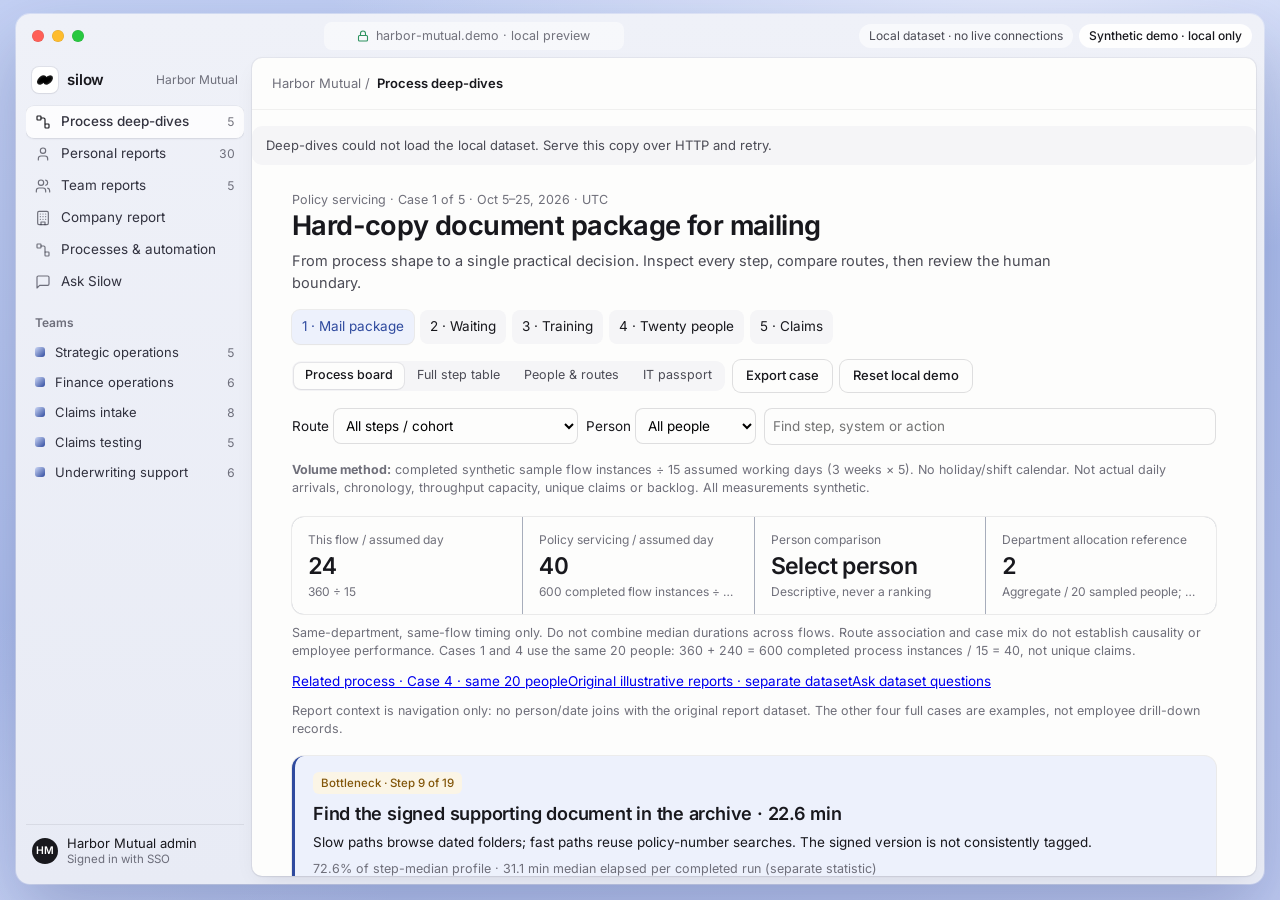
<file: app/workflow.html>
<!doctype html>
<html lang="en">
<head>
<script>window.__jeremyInitialHash=location.hash;</script>
<meta charset="utf-8">
<meta name="viewport" content="width=device-width, initial-scale=1">
<meta name="robots" content="noindex, nofollow">
<title>Silow — Harbor Mutual (sample data · fictional)</title>
<link rel="icon" href="./silow-mark.svg" type="image/svg+xml">
<style>
@font-face{ font-family:"Inter"; src:url("./inter.woff2") format("woff2"); font-weight:100 900; font-display:swap; }
:root{
  --font:"Inter", ui-sans-serif, system-ui, -apple-system, "Segoe UI", sans-serif;
  --desk: radial-gradient(1200px 600px at 80% -10%, #eef2ff 0%, rgba(238,242,255,0) 60%), radial-gradient(900px 640px at -10% 110%, #cbd6f6 0%, rgba(203,214,246,0) 60%), linear-gradient(160deg,#c4d1f4 0%,#aebfee 50%,#bfcbf2 100%);
  --frame: linear-gradient(180deg,#eff1f8 0%,#e8ebf5 100%);
  --sheet:#fdfdfc; --sheet-2:#f5f5f7; --sheet-3:#ededf1;
  --line:rgba(20,20,30,.08); --line-2:rgba(20,20,30,.13); --line-3:rgba(20,20,30,.055);
  --t1:#18181d; --t2:#4b4b55; --t3:#6f6f7a; --t4:#a9a9b2;
  --hover:rgba(20,20,30,.045); --sel:rgba(20,20,30,.075);
  --ink:#2f4a9e; --ink-2:#5a72c2; --ink-3:#8fa2dc; --ink-4:#c3cfef; --soft:#edf1fc;
  --hum:#d6dae4;
  --solid:#18181d;
  --fr-t1:rgba(18,18,32,.86); --fr-t2:rgba(18,18,32,.58); --fr-t3:rgba(18,18,32,.42);
  --fr-hover:rgba(255,255,255,.40); --fr-sel:rgba(255,255,255,.82); --fr-field:rgba(255,255,255,.5); --fr-line:rgba(18,18,32,.08);
  --green:#2f9461; --green-soft:#e4f3ea; --amber:#b87a0c; --amber-soft:#fbf5e6; --amber-line:rgba(184,122,12,.22); --amber-ink:#82560a; --red:#c8463d; --red-soft:#fbecea;
  --sh-win:0 30px 70px rgba(20,35,90,.24), 0 0 0 1px rgba(255,255,255,.4);
  --sh-sheet:0 0 0 1px rgba(20,20,40,.05), 0 1px 2px rgba(20,20,40,.05), 0 8px 24px -8px rgba(20,20,40,.10);
  --sh-pill:0 0 0 .5px rgba(20,20,40,.07), 0 1px 2px rgba(20,20,40,.09);
  --sh-card:0 0 0 1px rgba(20,20,40,.07), 0 1px 2px rgba(20,20,40,.04);
  --sh-float:0 0 0 1px rgba(20,20,40,.06), 0 24px 48px -12px rgba(20,20,40,.22), 0 4px 12px rgba(20,20,40,.06);
  --glass:rgba(253,253,252,.9);
  --calm:linear(0,.006,.025 2.8%,.101 6.1%,.539 18.9%,.721 25.3%,.849 31.5%,.937 38.1%,.968 41.8%,.991 45.7%,1.006 50.1%,1.015 55%,1.017 63.9%,1.001 85.9%,1);
  --out:cubic-bezier(.2,.8,.2,1);
}
*{ box-sizing:border-box; }
html,body{ margin:0; height:100%; }
body{ font-family:var(--font); font-size:13.5px; line-height:1.45; color:var(--t1); background:var(--desk); -webkit-font-smoothing:antialiased; font-feature-settings:"cv11","ss03"; overflow:hidden; }
button,input{ font:inherit; color:inherit; }
button{ background:none; border:0; padding:0; cursor:pointer; }
.num,.tn{ font-variant-numeric:tabular-nums; }
svg.i{ flex:none; display:block; }

/* ---------- window ---------- */
.stage{ height:100dvh; padding:14px 16px 16px; display:flex; flex-direction:column; }
body.embed .stage{ padding:0; }
body.embed .win{ border-radius:0; box-shadow:none; }
.win{ flex:1; min-height:0; display:flex; flex-direction:column; border-radius:14px; overflow:hidden; box-shadow:var(--sh-win); background:var(--frame); }
.topbar{ height:44px; flex:none; display:flex; align-items:center; padding:0 12px 0 16px; gap:10px; }
.lights{ display:flex; gap:8px; margin-right:4px; }
.lights i{ width:12px; height:12px; border-radius:50%; background:#ff5f57; box-shadow:inset 0 0 0 .5px rgba(0,0,0,.12); }
.lights i:nth-child(2){ background:#febc2e; } .lights i:nth-child(3){ background:#28c840; }
.tb-mid{ flex:1; display:flex; justify-content:center; min-width:0; }
.addr{ height:28px; min-width:300px; border-radius:8px; background:var(--fr-field); display:flex; align-items:center; justify-content:center; gap:7px; font-size:12.5px; color:var(--fr-t2); padding:0 14px; white-space:nowrap; }
.addr svg{ color:var(--green); }
.tb-r{ display:flex; gap:6px; align-items:center; }
.chip-s{ height:24px; border-radius:999px; padding:0 10px; display:inline-flex; align-items:center; gap:6px; font-size:12px; color:var(--t2); background:rgba(255,255,255,.6); white-space:nowrap; }
.chip-s i{ width:6px; height:6px; border-radius:50%; background:var(--green); }
.chip-s.sample{ background:rgba(255,255,255,.92); color:var(--t1); font-weight:500; }
.wbody{ flex:1; min-height:0; display:flex; padding:0 8px 8px 0; }

/* ---------- sidebar on the frame ---------- */
.side{ width:236px; flex:none; display:flex; flex-direction:column; padding:2px 8px 8px 10px; min-height:0; }
.brand{ display:flex; align-items:center; gap:9px; height:40px; padding:0 6px; }
.brand img{ width:26px; height:26px; border-radius:7px; background:#fff; box-shadow:var(--sh-card); padding:3px; }
.brand b{ font-size:15px; font-weight:600; letter-spacing:-.01em; }
.brand small{ margin-left:auto; font-size:12px; color:var(--fr-t2); }
.side-scroll{ flex:1; min-height:0; overflow:auto; scrollbar-width:none; padding-top:6px; }
.nav{ height:32px; display:flex; align-items:center; gap:10px; padding:0 9px; border-radius:8px; font-size:13.5px; color:var(--fr-t1); width:100%; text-align:left; transition:background .12s; }
.nav svg{ color:var(--fr-t2); }
.nav:hover{ background:var(--fr-hover); }
.nav.on{ background:var(--fr-sel); box-shadow:var(--sh-pill); font-weight:500; }
.nav.on svg{ color:var(--t1); }
.nav .cnt{ margin-left:auto; font-size:12px; color:var(--fr-t2); font-weight:400; font-variant-numeric:tabular-nums; }
.sh{ font-size:12px; font-weight:600; color:var(--fr-t2); padding:16px 9px 6px; }
.sw{ width:10px; height:10px; border-radius:3px; flex:none; background:linear-gradient(135deg,#cdd8f6,var(--ink)); }
.nav.sub{ height:30px; font-size:13px; }
.side-foot{ flex:none; display:flex; align-items:center; gap:9px; padding:10px 6px 2px; border-top:1px solid var(--fr-line); }
.side-foot .who{ font-size:13px; line-height:1.25; } .side-foot .who small{ display:block; font-size:11.5px; color:var(--fr-t2); }

/* avatars: pastel monograms (named) or a neutral mark (anonymous) */
.av{ width:26px; height:26px; border-radius:50%; display:inline-grid; place-items:center; font-size:10.5px; font-weight:600; flex:none; letter-spacing:.01em; }
.av.lg{ width:44px; height:44px; font-size:15px; }
.av.anon{ background:#eceef3 !important; color:#6f7280 !important; box-shadow:inset 0 0 0 1px rgba(20,20,40,.08); font-weight:500; }

/* ---------- sheet ---------- */
.sheet{ flex:1; min-width:0; min-height:0; background:var(--sheet); border-radius:10px; box-shadow:var(--sh-sheet); display:flex; flex-direction:column; position:relative; overflow:hidden; }
.shead{ height:52px; flex:none; display:flex; align-items:center; gap:10px; padding:0 14px 0 20px; border-bottom:1px solid var(--line-3); }
.crumb{ display:flex; align-items:center; gap:7px; font-size:13px; color:var(--t3); white-space:nowrap; min-width:0; overflow:hidden; }
.crumb b{ color:var(--t1); font-weight:600; overflow:hidden; text-overflow:ellipsis; }
.shead .sp{ flex:1; }
.seg{ display:inline-flex; background:var(--sheet-2); border-radius:9px; padding:2px; gap:2px; max-width:100%; overflow-x:auto; scrollbar-width:none; flex:none; }
.seg button{ height:26px; padding:0 11px; border-radius:7px; font-size:12.5px; color:var(--t2); white-space:nowrap; flex:none; }
.seg button:hover{ color:var(--t1); }
.seg button.on{ background:var(--sheet); color:var(--t1); font-weight:500; box-shadow:var(--sh-card); }
.anon-t{ display:inline-flex; align-items:center; gap:8px; height:30px; padding:0 10px 0 8px; border-radius:8px; box-shadow:0 0 0 1px var(--line-2); font-size:12.5px; color:var(--t2); white-space:nowrap; background:var(--sheet); }
.anon-t:hover{ background:var(--sheet-2); }
.anon-t .tg{ width:28px; height:16px; border-radius:999px; background:#c9ccd6; position:relative; transition:background .2s; flex:none; }
.anon-t .tg::after{ content:""; position:absolute; top:2px; left:2px; width:12px; height:12px; border-radius:50%; background:#fff; box-shadow:0 1px 2px rgba(0,0,0,.2); transition:transform .25s var(--calm); }
.anon-t.on .tg{ background:var(--solid); }
.anon-t.on .tg::after{ transform:translateX(12px); }
.anon-t b{ font-weight:500; color:var(--t1); }
.sbody{ flex:1; min-height:0; overflow:auto; scroll-behavior:smooth; }
.page{ max-width:1120px; margin:0 auto; padding:26px 40px 72px; }
.view{ display:none; }
.view.on{ display:block; animation:vin .32s var(--calm); }
@keyframes vin{ from{ opacity:0; transform:translateY(6px); } }

/* ---------- type ---------- */
h1{ font-size:27px; line-height:33px; font-weight:650; letter-spacing:-.022em; margin:0; }
h2{ font-size:18px; line-height:24px; font-weight:600; letter-spacing:-.012em; margin:0; }
h3{ font-size:14.5px; font-weight:600; letter-spacing:-.008em; margin:0; }
.lede{ margin-top:8px; color:var(--t2); font-size:14.5px; line-height:22px; max-width:780px; }
.lede b{ color:var(--t1); font-weight:600; }
.meta{ font-size:12.5px; color:var(--t3); }
.sec{ margin-top:34px; }
.sec-h{ display:flex; align-items:baseline; gap:12px; margin-bottom:12px; flex-wrap:wrap; }
.sec-h .k{ font-size:12px; color:var(--t3); font-variant-numeric:tabular-nums; }
.sec-h p{ flex-basis:100%; margin:2px 0 0; color:var(--t3); font-size:13px; }
.sec-h .r{ margin-left:auto; }
.ink{ color:var(--ink); }
.muted{ color:var(--t3); }
.note{ font-size:12.5px; color:var(--t3); margin-top:10px; }
.pill{ display:inline-flex; align-items:center; gap:5px; height:22px; padding:0 8px; border-radius:6px; font-size:11.5px; font-weight:500; background:var(--sheet-2); color:var(--t2); white-space:nowrap; }
.pill.ink{ background:var(--soft); color:var(--ink); }
.pill.green{ background:var(--green-soft); color:var(--green); }
.pill.amber{ background:var(--amber-soft); color:var(--amber-ink); }
.pill.red{ background:var(--red-soft); color:var(--red); }
.banner{ display:flex; gap:10px; align-items:center; padding:10px 14px; border-radius:10px; background:var(--sheet-2); color:var(--t2); font-size:13px; margin-top:16px; }
.banner svg{ color:var(--t3); }

/* hairline tile strip */
.tiles{ display:grid; grid-template-columns:repeat(5,minmax(0,1fr)); gap:1px; background:var(--line); border-radius:12px; overflow:hidden; box-shadow:0 0 0 1px var(--line); margin-top:20px; }
.tiles.c4{ grid-template-columns:repeat(4,minmax(0,1fr)); }
.tiles.c6{ grid-template-columns:repeat(6,minmax(0,1fr)); }
.tiles.c3{ grid-template-columns:repeat(3,minmax(0,1fr)); }
.tile{ background:var(--sheet); padding:14px 16px 13px; display:flex; flex-direction:column; gap:4px; min-width:0; }
.tile .l{ font-size:12px; color:var(--t3); white-space:nowrap; overflow:hidden; text-overflow:ellipsis; }
.tile b{ font-size:23px; font-weight:600; letter-spacing:-.025em; line-height:1.15; font-variant-numeric:tabular-nums; white-space:nowrap; }
.tile b small{ font-size:13px; font-weight:500; color:var(--t3); letter-spacing:-.01em; margin-left:3px; }
.tile .s{ font-size:12px; color:var(--t3); white-space:nowrap; overflow:hidden; text-overflow:ellipsis; }
.tile.hl b{ color:var(--ink); }
.tile.hl b small{ color:var(--ink); opacity:.7; }
.up{ color:var(--amber-ink); } .down{ color:var(--green); }

.card{ border-radius:12px; background:var(--sheet); box-shadow:var(--sh-card); padding:16px 18px; min-width:0; }
.card.flat{ box-shadow:none; background:var(--sheet-2); }
.g2{ display:grid; grid-template-columns:minmax(0,1.25fr) minmax(0,1fr); gap:14px; }
.g2e{ display:grid; grid-template-columns:minmax(0,1fr) minmax(0,1fr); gap:14px; }
.g3{ display:grid; grid-template-columns:repeat(3,minmax(0,1fr)); gap:12px; }
.card h3 + .meta{ margin-top:2px; }

/* bars */
.bars{ display:flex; flex-direction:column; gap:11px; margin-top:12px; }
.bar{ display:grid; grid-template-columns:minmax(120px,206px) 1fr 74px; gap:12px; align-items:center; font-size:13px; }
.bar .n{ min-width:0; white-space:nowrap; overflow:hidden; text-overflow:ellipsis; }
.bar .n small{ display:block; font-size:11.5px; color:var(--t3); overflow:hidden; text-overflow:ellipsis; }
.track{ height:10px; border-radius:6px; background:var(--sheet-2); overflow:hidden; display:flex; }
.track i{ display:block; height:100%; background:var(--hum); }
.track i.ai{ background:var(--ink); }
.track i.l2{ background:var(--ink-3); }
.bar .v{ text-align:right; color:var(--t2); font-variant-numeric:tabular-nums; white-space:nowrap; }
.bar .v small{ color:var(--t3); margin-left:4px; }
.legend{ display:flex; gap:14px; font-size:12px; color:var(--t3); margin-top:12px; flex-wrap:wrap; }
.legend i{ display:inline-block; width:9px; height:9px; border-radius:3px; margin-right:6px; vertical-align:-1px; background:var(--hum); }
.legend i.ai{ background:var(--ink); }

/* rows / lists */
.rows{ border-top:1px solid var(--line); }
.row{ display:flex; align-items:center; gap:12px; padding:11px 2px; border-bottom:1px solid var(--line); min-width:0; }
.row .grow{ flex:1; min-width:0; }
.row .t{ font-weight:500; }
.row .d{ font-size:12.5px; color:var(--t3); margin-top:1px; }
.row .v{ font-variant-numeric:tabular-nums; white-space:nowrap; color:var(--t2); text-align:right; }
.row .v b{ color:var(--t1); font-weight:600; }
.row.click{ cursor:pointer; border-radius:8px; }
.row.click:hover{ background:var(--hover); }
.rk{ width:22px; height:22px; border-radius:6px; background:var(--sheet-2); display:grid; place-items:center; font-size:11.5px; font-weight:600; color:var(--t2); flex:none; font-variant-numeric:tabular-nums; }
.chev{ color:var(--t4); }

/* expandable category rows */
.cat{ border-bottom:1px solid var(--line); }
.cat > button{ width:100%; display:grid; grid-template-columns:minmax(0,1fr) 180px 92px 18px; gap:14px; align-items:center; padding:12px 2px; text-align:left; }
.cat > button:hover{ background:var(--hover); border-radius:8px; }
.cat .t{ font-weight:500; }
.cat .d{ font-size:12.5px; color:var(--t3); }
.cat .v{ text-align:right; font-variant-numeric:tabular-nums; white-space:nowrap; }
.cat .v small{ display:block; font-size:11.5px; color:var(--t3); }
.cat .chev{ transition:transform .2s; }
.cat.open .chev{ transform:rotate(90deg); }
.cat .tasks{ display:none; padding:0 0 12px 0; }
.cat.open .tasks{ display:block; }
.task{ display:grid; grid-template-columns:minmax(0,1fr) 120px 64px; gap:12px; padding:7px 10px; font-size:13px; border-radius:6px; }
.task:nth-child(odd){ background:var(--sheet-2); }
.task .a{ color:var(--t3); font-size:12.5px; }
.task .m{ text-align:right; font-variant-numeric:tabular-nums; color:var(--t2); }

/* week timeline */
.tl{ margin-top:12px; }
.tl-row{ display:grid; grid-template-columns:44px 1fr 58px; gap:10px; align-items:center; height:30px; }
.tl-row .dl{ font-size:12.5px; color:var(--t2); font-weight:500; }
.tl-row .dv{ font-size:12px; color:var(--t3); text-align:right; font-variant-numeric:tabular-nums; }
.tl-track{ position:relative; height:18px; border-radius:5px; background:repeating-linear-gradient(90deg, var(--sheet-2) 0 calc(100%/13 - 1px), var(--line-3) calc(100%/13 - 1px) calc(100%/13)); }
.tl-track .off{ position:absolute; top:0; bottom:0; background:rgba(184,122,12,.06); }
.tl-track i{ position:absolute; top:2px; bottom:2px; border-radius:3px; }
.tl-axis{ display:grid; grid-template-columns:44px 1fr 58px; gap:10px; margin-top:4px; }
.tl-axis div{ position:relative; height:14px; font-size:11px; color:var(--t3); font-variant-numeric:tabular-nums; }
.tl-axis div span{ position:absolute; transform:translateX(-50%); white-space:nowrap; }
.c0, .legend i.c0{ background:var(--ink) } .c1, .legend i.c1{ background:var(--ink-2) } .c2, .legend i.c2{ background:var(--ink-3) } .c3, .legend i.c3{ background:var(--ink-4) } .c4, .legend i.c4{ background:#a7adbb } .c5, .legend i.c5{ background:#d3d6de }

/* people workload */
.wl{ display:grid; grid-template-columns:minmax(150px,220px) 1fr 70px 70px 64px 16px; gap:12px; align-items:center; padding:9px 4px; border-bottom:1px solid var(--line); font-size:13px; cursor:pointer; border-radius:6px; }
.wl:hover{ background:var(--hover); }
.wl.h{ cursor:default; font-size:12px; color:var(--t3); padding-top:4px; }
.wl.h:hover{ background:none; }
.wl .who{ display:flex; align-items:center; gap:9px; min-width:0; }
.wl .who span{ min-width:0; overflow:hidden; text-overflow:ellipsis; white-space:nowrap; }
.wl .who small{ display:block; color:var(--t3); font-size:11.5px; overflow:hidden; text-overflow:ellipsis; }
.wl .v{ text-align:right; font-variant-numeric:tabular-nums; color:var(--t2); white-space:nowrap; }
.stack{ height:12px; border-radius:4px; overflow:hidden; display:flex; background:var(--sheet-2); }
.stack i{ display:block; height:100%; }

/* trend columns */
.trend{ display:grid; grid-template-columns:repeat(4,minmax(0,1fr)); gap:12px; }
.tc{ border-radius:12px; box-shadow:var(--sh-card); padding:14px 16px; }
.tc .l{ font-size:12px; color:var(--t3); }
.tc .cols{ display:flex; align-items:flex-end; gap:8px; height:72px; margin-top:10px; }
.tc .col{ flex:1; display:flex; flex-direction:column; align-items:center; justify-content:flex-end; gap:5px; height:100%; }
.tc .col i{ display:block; width:100%; max-width:34px; border-radius:4px 4px 2px 2px; background:var(--hum); }
.tc .col.on i{ background:var(--ink); }
.tc .col small{ font-size:11px; color:var(--t3); white-space:nowrap; }
.tc .now{ margin-top:8px; display:flex; justify-content:space-between; align-items:baseline; font-size:12.5px; color:var(--t3); }
.tc .now b{ font-size:18px; color:var(--t1); font-weight:600; letter-spacing:-.02em; font-variant-numeric:tabular-nums; }

/* heat table */
.tbl{ width:100%; border-collapse:collapse; font-size:13px; }
.tbl th{ text-align:right; font-weight:500; font-size:12px; color:var(--t3); padding:8px 10px; border-bottom:1px solid var(--line-2); white-space:nowrap; }
.tbl th:first-child, .tbl td:first-child{ text-align:left; padding-left:2px; }
.tbl td{ text-align:right; padding:10px 10px; border-bottom:1px solid var(--line); font-variant-numeric:tabular-nums; white-space:nowrap; }
.tbl tr.click{ cursor:pointer; } .tbl tr.click:hover td{ background:var(--hover); }
.tbl td.heat{ position:relative; padding:5px 4px; }
.tbl.heatt td:first-child{ padding-right:6px; } .tbl.heatt th{ padding:6px 4px; text-align:center; } .tbl.heatt td.heat{ text-align:center; }
.tbl td .hb{ display:inline-block; min-width:44px; padding:3px 6px; border-radius:5px; }
.scrollx{ overflow-x:auto; scrollbar-width:thin; }

/* picker */
.picker{ position:relative; display:inline-block; }
.pick-btn{ display:inline-flex; align-items:center; gap:10px; height:40px; padding:0 12px 0 8px; border-radius:10px; box-shadow:0 0 0 1px var(--line-2); background:var(--sheet); max-width:100%; }
.pick-btn:hover{ background:var(--sheet-2); }
.pick-btn .tx{ text-align:left; line-height:1.2; min-width:0; }
.pick-btn .tx b{ display:block; font-weight:600; font-size:13.5px; white-space:nowrap; overflow:hidden; text-overflow:ellipsis; }
.pick-btn .tx small{ display:block; font-size:12px; color:var(--t3); white-space:nowrap; overflow:hidden; text-overflow:ellipsis; }
.pop{ position:absolute; top:46px; left:0; width:340px; max-height:420px; display:none; flex-direction:column; background:var(--glass); backdrop-filter:blur(24px) saturate(1.5); -webkit-backdrop-filter:blur(24px) saturate(1.5); border-radius:14px; box-shadow:var(--sh-float); z-index:30; overflow:hidden; }
.pop.on{ display:flex; animation:pin .24s var(--calm); }
@keyframes pin{ from{ opacity:0; transform:translateY(-6px) scale(.985); } }
.pop input{ margin:10px; height:34px; border-radius:9px; border:0; outline:0; box-shadow:inset 0 0 0 1px var(--line-2); padding:0 12px; background:#fff; font-size:13px; }
.pop .lst{ overflow:auto; padding:0 6px 8px; }
.pop .grp{ font-size:11.5px; font-weight:600; color:var(--t3); padding:8px 8px 4px; }
.pop .it{ display:flex; align-items:center; gap:9px; width:100%; padding:6px 8px; border-radius:8px; text-align:left; }
.pop .it:hover, .pop .it.on{ background:var(--sel); }
.pop .it span{ min-width:0; overflow:hidden; text-overflow:ellipsis; white-space:nowrap; }
.pop .it small{ margin-left:auto; color:var(--t3); font-size:12px; font-variant-numeric:tabular-nums; }
.pop .empty{ padding:14px; color:var(--t3); font-size:13px; }

/* recommendations / expertise */
.rec{ display:grid; grid-template-columns:26px minmax(0,1fr) auto; gap:12px; padding:12px 2px; border-bottom:1px solid var(--line); align-items:start; }
.rec .t{ font-weight:500; }
.rec .d{ font-size:12.5px; color:var(--t3); margin-top:2px; }
.rec .v{ text-align:right; white-space:nowrap; }
.rec .v b{ display:block; font-variant-numeric:tabular-nums; color:var(--ink); font-weight:600; }
.rec .v small{ display:block; margin-top:4px; }
.know{ display:grid; grid-template-columns:repeat(3,minmax(0,1fr)); gap:12px; }
.kn{ border-radius:12px; box-shadow:var(--sh-card); padding:14px 16px; }
.kn .t{ font-weight:600; }
.kn .d{ font-size:12.5px; color:var(--t3); margin-top:6px; }
.take{ display:grid; grid-template-columns:repeat(3,minmax(0,1fr)); gap:1px; background:var(--line); border-radius:12px; overflow:hidden; box-shadow:0 0 0 1px var(--line); }
.take > div{ background:var(--sheet); padding:14px 16px; }
.take .n{ font-size:12px; color:var(--ink); font-weight:600; font-variant-numeric:tabular-nums; }
.take .t{ font-weight:600; margin-top:6px; }
.take .d{ font-size:12.5px; color:var(--t2); margin-top:4px; }

/* handoffs */
.ho{ display:grid; grid-template-columns:minmax(0,1.5fr) 74px minmax(110px,1fr) 70px; gap:12px; align-items:center; padding:10px 2px; border-bottom:1px solid var(--line); font-size:13px; }
.ho.h{ font-size:12px; color:var(--t3); padding-top:2px; }
.ho .ft{ font-size:12px; color:var(--t3); margin-top:1px; }
.ho .ft b{ color:var(--t2); font-weight:500; }
.ho .v{ text-align:right; font-variant-numeric:tabular-nums; white-space:nowrap; }
.wbar{ height:8px; border-radius:5px; background:var(--sheet-2); overflow:hidden; }
.wbar i{ display:block; height:100%; background:var(--amber); opacity:.75; border-radius:5px; }

/* adoption dots */
.adopt{ display:flex; flex-wrap:wrap; gap:8px; margin-top:12px; }
.adopt .ap{ display:flex; align-items:center; gap:8px; padding:6px 10px 6px 6px; border-radius:999px; box-shadow:0 0 0 1px var(--line); font-size:12.5px; }
.adopt .ap .lv{ font-variant-numeric:tabular-nums; color:var(--t3); }
.adopt .ap .lv.on{ color:var(--ink); font-weight:600; }

/* processes & plan */
.roi-bar{ display:flex; align-items:center; gap:14px; flex-wrap:wrap; padding:12px 14px; border-radius:12px; background:var(--sheet-2); margin-top:18px; }
.roi-bar .as{ font-size:13px; color:var(--t2); }
.roi-bar .as b{ color:var(--t1); font-weight:600; }
.cost{ display:inline-flex; align-items:center; gap:8px; margin-left:auto; }
.cost input[type=range]{ width:150px; accent-color:var(--solid); }
.cost .st{ width:28px; height:28px; border-radius:8px; box-shadow:0 0 0 1px var(--line-2); background:var(--sheet); display:grid; place-items:center; font-size:15px; color:var(--t2); }
.cost .st:hover{ background:#fff; color:var(--t1); }
.cost output{ min-width:58px; text-align:center; font-weight:600; font-variant-numeric:tabular-nums; }
.dirs{ display:flex; flex-direction:column; gap:14px; margin-top:16px; }
.dir{ border-radius:12px; box-shadow:var(--sh-card); overflow:hidden; }
.dir-h{ display:grid; grid-template-columns:minmax(0,1.4fr) repeat(5,minmax(70px,.6fr)); gap:1px; background:var(--line); border-bottom:1px solid var(--line); }
.dir-h > div{ background:var(--sheet); padding:12px 14px; min-width:0; }
.dir-h .nm b{ font-size:15px; font-weight:600; letter-spacing:-.01em; }
.dir-h .nm small{ display:block; color:var(--t3); font-size:12px; margin-top:2px; }
.dir-h .m small{ display:block; font-size:11.5px; color:var(--t3); white-space:nowrap; }
.dir-h .m b{ font-size:16px; font-weight:600; font-variant-numeric:tabular-nums; white-space:nowrap; letter-spacing:-.01em; }
.dir-h .m.hl b{ color:var(--ink); }
.sug{ display:grid; grid-template-columns:minmax(0,1fr) 92px 92px 80px 16px; gap:12px; align-items:center; padding:10px 14px; border-bottom:1px solid var(--line); cursor:pointer; font-size:13px; }
.sug:last-child{ border-bottom:0; }
.sug:hover{ background:var(--hover); }
.sug .t{ font-weight:500; }
.sug .d{ font-size:12px; color:var(--t3); margin-top:1px; }
.sug .v{ text-align:right; font-variant-numeric:tabular-nums; white-space:nowrap; color:var(--t2); }
.sug .v b{ color:var(--t1); font-weight:600; }
.sug.inplan .t::after{ content:" · in pilot scope"; color:var(--green); font-weight:500; font-size:12px; }

.flow{ display:flex; flex-direction:column; gap:0; margin-top:14px; }
.stp{ display:grid; grid-template-columns:30px minmax(0,1.7fr) minmax(0,1fr) 120px 56px 70px 186px; gap:12px; align-items:center; padding:11px 8px; border-bottom:1px solid var(--line); font-size:13px; }
.stp.h{ font-size:12px; color:var(--t3); padding-top:4px; }
.stp .no{ width:24px; height:24px; border-radius:50%; display:grid; place-items:center; font-size:11.5px; font-weight:600; background:var(--sheet-2); color:var(--t2); }
.stp.agent .no{ background:var(--ink); color:#fff; }
.stp.assist .no{ background:var(--soft); color:var(--ink); }
.stp .v{ text-align:right; font-variant-numeric:tabular-nums; white-space:nowrap; color:var(--t2); }
.stp .w{ color:var(--amber-ink); }
.stp .a{ color:var(--t3); font-size:12.5px; }
.badge{ display:inline-flex; align-items:center; gap:6px; font-size:12px; font-weight:500; white-space:nowrap; }
.badge i{ width:8px; height:8px; border-radius:50%; background:var(--hum); }
.badge.agent i{ background:var(--ink); } .badge.agent{ color:var(--ink); }
.badge.assist i{ background:var(--ink-3); } .badge.assist{ color:var(--t2); }
.badge.human{ color:var(--t2); }
.pmap{ display:flex; align-items:stretch; gap:0; margin-top:16px; overflow-x:auto; padding:3px 3px 8px; scrollbar-width:thin; }
.pnode{ flex:1 0 132px; min-width:132px; border-radius:10px; box-shadow:var(--sh-card); padding:10px 11px; font-size:12px; background:var(--sheet); position:relative; }
.pnode.agent{ box-shadow:0 0 0 1.5px var(--ink); }
.pnode.assist{ box-shadow:0 0 0 1px var(--ink-3); }
.pnode .s{ font-weight:500; font-size:12.5px; line-height:1.3; color:var(--t1); }
.pnode .a{ color:var(--t3); margin-top:5px; }
.pnode .m{ margin-top:6px; font-variant-numeric:tabular-nums; color:var(--t2); }
.parr{ flex:0 0 46px; gap:2px; display:flex; flex-direction:column; align-items:center; justify-content:center; color:var(--t4); font-size:11px; }
.parr .wt{ color:var(--amber-ink); font-size:10.5px; white-space:nowrap; font-variant-numeric:tabular-nums; }

/* overlay (suggestion detail) */
.ov{ position:absolute; top:62px; right:10px; bottom:10px; width:min(460px, calc(100% - 20px)); background:var(--glass); backdrop-filter:blur(28px) saturate(1.6); -webkit-backdrop-filter:blur(28px) saturate(1.6); border-radius:14px; box-shadow:var(--sh-float), inset 0 1px 0 rgba(255,255,255,.7); display:none; flex-direction:column; z-index:40; }
.ov.on{ display:flex; animation:ovin .3s var(--calm); }
@keyframes ovin{ from{ opacity:0; transform:translateX(12px) scale(.985); } }
.ov-h{ display:flex; align-items:center; gap:10px; padding:14px 16px 10px; }
.ov-h .x{ margin-left:auto; width:28px; height:28px; border-radius:8px; display:grid; place-items:center; color:var(--t2); }
.ov-h .x:hover{ background:var(--hover); }
.ov-b{ flex:1; min-height:0; overflow:auto; padding:0 18px 16px; }
.ov-b h2{ font-size:19px; }
.ov-b .sec{ margin-top:18px; }
.ov-b ol, .ov-b ul{ margin:8px 0 0; padding-left:18px; }
.ov-b li{ margin:4px 0; color:var(--t2); }
.ov-f{ display:flex; gap:8px; padding:12px 16px; border-top:1px solid var(--line); }
.btn{ height:32px; border-radius:8px; padding:0 13px; display:inline-flex; align-items:center; gap:7px; font-size:13px; font-weight:500; box-shadow:0 0 0 1px var(--line-2); background:var(--sheet); white-space:nowrap; }
.btn:hover{ background:var(--sheet-2); }
.btn.solid{ background:var(--solid); color:#fff; box-shadow:none; }
.btn.solid:hover{ background:#2c2c33; }
.btn.ghost{ box-shadow:none; color:var(--t2); }
.btn:active{ transform:scale(.97); }

/* ---------- chat ---------- */
.chat{ display:flex; flex-direction:column; min-height:100%; }
.chat-col{ width:100%; max-width:760px; margin:0 auto; padding:24px 28px 0; flex:1; }
.ask-hero{ text-align:center; padding:6vh 0 8px; }
.ask-hero img{ width:46px; height:46px; border-radius:12px; box-shadow:var(--sh-card); padding:6px; background:#fff; }
.ask-hero h1{ margin-top:14px; }
.ask-hero p{ color:var(--t3); margin:6px 0 0; }
.sugs{ display:flex; flex-wrap:wrap; gap:8px; justify-content:center; margin-top:18px; }
.sugs button{ height:32px; padding:0 13px; border-radius:999px; box-shadow:0 0 0 1px var(--line-2); background:var(--sheet); font-size:13px; color:var(--t1); }
.sugs button:hover{ background:var(--sheet-2); }
.msgs{ display:flex; flex-direction:column; gap:22px; padding-top:8px; }
.mq{ align-self:flex-end; max-width:78%; background:var(--sheet-2); padding:9px 14px; border-radius:14px 14px 4px 14px; font-size:14px; }
.ma{ display:grid; grid-template-columns:30px minmax(0,1fr); gap:12px; font-size:14px; line-height:22px; }
.ma .lg{ width:30px; height:30px; border-radius:8px; background:#fff; box-shadow:var(--sh-card); padding:4px; }
.ma .lg img{ width:100%; height:100%; display:block; }
.ma p{ margin:0 0 8px; }
.ma ul, .ma ol{ margin:4px 0 8px; padding-left:20px; }
.ma li{ margin:2px 0; }
.ma b{ font-weight:600; }
.ma .mtbl{ width:100%; border-collapse:collapse; font-size:13px; margin:6px 0 10px; }
.ma .mtbl th{ text-align:left; font-weight:500; color:var(--t3); font-size:12px; padding:5px 8px; border-bottom:1px solid var(--line-2); }
.ma .mtbl td{ padding:6px 8px; border-bottom:1px solid var(--line); font-variant-numeric:tabular-nums; }
.ma .mtbl td.r, .ma .mtbl th.r{ text-align:right; }
.mbars{ display:flex; flex-direction:column; gap:7px; margin:6px 0 10px; }
.mb{ display:grid; grid-template-columns:minmax(110px,190px) 1fr 70px; gap:10px; align-items:center; font-size:13px; }
.mb .n{ overflow:hidden; text-overflow:ellipsis; white-space:nowrap; }
.mb .v{ text-align:right; font-variant-numeric:tabular-nums; color:var(--t2); }
.src{ display:flex; gap:6px; flex-wrap:wrap; margin-top:6px; }
.src span{ display:inline-flex; align-items:center; gap:5px; height:24px; padding:0 9px; border-radius:6px; background:var(--sheet-2); color:var(--t2); font-size:12px; }
.src span.go{ cursor:pointer; } .src span.go:hover{ background:var(--sheet-3); color:var(--t1); }
.src .im{ color:var(--t3); }
.typing{ display:inline-flex; gap:4px; padding:8px 0; }
.typing i{ width:6px; height:6px; border-radius:50%; background:var(--t4); animation:blink 1s infinite; }
.typing i:nth-child(2){ animation-delay:.15s } .typing i:nth-child(3){ animation-delay:.3s }
@keyframes blink{ 50%{ opacity:.3 } }
.composer-wrap{ position:sticky; bottom:0; background:linear-gradient(180deg, rgba(253,253,252,0), var(--sheet) 28%); padding:18px 28px 14px; }
.composer{ max-width:760px; margin:0 auto; display:flex; align-items:center; gap:10px; border-radius:14px; box-shadow:0 0 0 1px var(--line-2), 0 8px 24px -12px rgba(20,20,40,.18); background:#fff; padding:7px 7px 7px 16px; }
.composer input{ flex:1; border:0; outline:0; font-size:14px; height:34px; background:none; min-width:0; }
.send{ width:34px; height:34px; border-radius:50%; background:var(--solid); color:#fff; display:grid; place-items:center; flex:none; }
.composer-f{ max-width:760px; margin:8px auto 0; font-size:12px; color:var(--t3); display:flex; gap:8px; align-items:center; justify-content:center; text-align:center; }
.composer-f svg{ color:var(--t3); }

/* ---------- mobile ---------- */
.mnav{ display:none; }
.mhead{ display:none; }
@media (max-width:900px){
  body{ overflow:hidden; }
  .stage{ padding:0; }
  .win{ border-radius:0; box-shadow:none; }
  .topbar{ height:auto; padding:8px 12px; flex-wrap:wrap; gap:6px; }
  .lights, .tb-mid{ display:none; }
  .tb-r{ width:100%; justify-content:space-between; }
  .wbody{ padding:0; }
  .side{ display:none; }
  .sheet{ border-radius:0; }
  .shead{ padding:0 12px; height:48px; gap:8px; }
  .crumb .hide-m{ display:none; }
  .anon-t .lbl{ display:none; }
  .page{ padding:18px 16px 96px; }
  h1{ font-size:23px; line-height:29px; }
  .tiles, .tiles.c4, .tiles.c6, .tiles.c3{ grid-template-columns:1fr 1fr; }
  .tiles .tile:last-child:nth-child(odd){ grid-column:span 2; }
  .g2, .g2e, .g3, .know, .take, .trend{ grid-template-columns:1fr; }
  .bar{ grid-template-columns:minmax(0,108px) 1fr 62px; gap:8px; }
  .cat > button{ grid-template-columns:minmax(0,1fr) 70px 16px; }
  .cat .track{ display:none; }
  .task{ grid-template-columns:minmax(0,1fr) 54px; }
  .task .a{ display:none; }
  .wl{ grid-template-columns:minmax(0,1fr) 72px 56px 14px; }
  .wl .stack, .wl .h-stack{ display:none; }
  .wl .xm{ display:none; }
  .ho{ grid-template-columns:minmax(0,1fr) 54px 56px; }
  .ho .wbar{ display:none; }
  .dir-h{ grid-template-columns:1fr 1fr; }
  .dir-h .nm{ grid-column:span 2; }
  .dir-h .m:last-child{ grid-column:span 2; }
  .sug{ grid-template-columns:minmax(0,1fr) 74px 14px; }
  .sug .xm{ display:none; }
  .stp{ grid-template-columns:26px minmax(0,1fr) 62px; }
  .stp .xm{ display:none; }
  .roi-bar .cost{ margin-left:0; }
  .pop{ width:min(340px, calc(100vw - 32px)); }
  .mnav{ display:flex; position:absolute; left:0; right:0; bottom:0; height:62px; background:rgba(253,253,252,.94); backdrop-filter:blur(20px); -webkit-backdrop-filter:blur(20px); border-top:1px solid var(--line); z-index:35; }
  .mnav button{ flex:1; display:flex; flex-direction:column; align-items:center; justify-content:center; gap:3px; font-size:10.5px; color:var(--t3); }
  .mnav button svg{ color:var(--t3); }
  .mnav button.on{ color:var(--t1); font-weight:600; }
  .mnav button.on svg{ color:var(--t1); }
  .chat-col{ padding:16px 16px 0; }
  .composer-wrap{ padding:14px 12px 74px; }
  .mq{ max-width:88%; }
  .mb{ grid-template-columns:minmax(0,100px) 1fr 56px; }
  .ov{ top:52px; right:0; left:0; bottom:62px; width:auto; border-radius:14px 14px 0 0; }
  .shead .wk-wrap .seg button{ padding:0 8px; }
}

.wl-short{ display:none; }
@media (max-width:900px){ .crumb{ display:none; } .wl-long{ display:none; } .wl-short{ display:inline; } .shead #avg{ display:none !important; } }
</style>
<style>@media(max-width:600px){body.workflow #v-plan .page>h1{font-size:21px;margin-bottom:8px}body.workflow #v-plan .page>.lede{display:none}body.workflow #v-plan .page>.seg{margin-top:8px!important}body.workflow #v-plan .pmap{margin-top:10px}}</style></head>
<body>
<div class="stage"><div class="win">
  <div class="topbar">
    <div class="lights"><i></i><i></i><i></i></div>
    <div class="tb-mid"><div class="addr"><svg width="12" height="12" viewBox="0 0 24 24" fill="none" stroke="currentColor" stroke-width="2.2" stroke-linecap="round"><rect x="3" y="11" width="18" height="11" rx="2"/><path d="M7 11V7a5 5 0 0 1 10 0v4"/></svg>harbor-mutual.demo · local preview</div></div>
    <div class="tb-r"><span class="chip-s"><i></i>On-prem · inside your network</span><span class="chip-s sample">Sample data · fictional</span></div>
  </div>
  <div class="wbody">
    <aside class="side">
      <div class="brand"><img src="./silow-logo.svg" alt=""><b>silow</b><small>Harbor Mutual</small></div>
      <div class="side-scroll" id="nav"></div>
      <div class="side-foot"><span class="av" style="background:#18181d;color:#fff">HM</span><div class="who">Harbor Mutual admin<small>Signed in with SSO</small></div></div>
    </aside>
    <main class="sheet">
      <div class="shead">
        <div class="crumb" id="crumb"></div><span class="sp"></span>
        <div class="wk-wrap" id="wkwrap"><div class="seg" id="wk"></div></div>
        <span class="pill" id="avg">3-week average · Oct 13–31</span>
        <button class="anon-t" id="anon" title="Swap names for stable pseudonyms everywhere"><span class="tg"></span><span class="lbl">Names</span><b>Anonymous</b></button>
      </div>
      <div class="sbody" id="sbody">
        <section class="view" id="v-person"></section>
        <section class="view" id="v-team"></section>
        <section class="view" id="v-company"></section>
        <section class="view" id="v-plan"></section>
        <section class="view" id="v-ask"></section>
      </div>
      <div class="ov" id="ov"></div>
      <nav class="mnav" id="mnav"></nav>
    </main>
  </div>
</div></div>
<script>
/* Harbor Mutual — fictional sample data. Every number below is computed from these definitions,
   so people sum to teams and teams sum to the company. Units: deci-hours (0.1 h = 6 min). */
const WEEKS = [
  { id:'w1', label:'Oct 13–17', short:'Week 1' },
  { id:'w2', label:'Oct 20–24', short:'Week 2' },
  { id:'w3', label:'Oct 27–31', short:'Week 3' },
];
const DAYS = ['Mon','Tue','Wed','Thu','Fri'];
const TYPES = {
  entry:'Data entry & re-keying', docs:'Document handling', report:'Reporting & reconciliation',
  comms:'Email & coordination', review:'Review & decisions', test:'Testing & QA', lookup:'Search & lookup', meet:'Meetings',
};
const TYPE_ORDER = ['entry','docs','report','lookup','comms','review','test','meet'];

const ROLES = {
  /* ---------- Strategic operations ---------- */
  replead:{ title:'Operations reporting lead', noun:'Lead', sw:13, frag:.20, cats:[
    {id:'opspack', n:'Monthly ops pack', type:'report', sh:.33, ai:.55, avg:42, apps:{Excel:.5,'Power BI':.3,PowerPoint:.2}, tasks:[
      ['Pull claims volumes from Power BI into the pack','Power BI',3,1],['Reconcile loss-ratio figures with Finance’s version','Excel',3,0],
      ['Rebuild pivot tables after the source refresh','Excel',2,1],['Paste charts into the SVP deck and fix formatting','PowerPoint',2,1]]},
    {id:'adhoc', n:'Leadership data requests', type:'lookup', sh:.19, ai:.45, avg:24, apps:{Excel:.45,Outlook:.35,SharePoint:.2}, tasks:[
      ['Answer “how many open claims…” requests','Excel',3,1],['Find last quarter’s figures in SharePoint','SharePoint',2,1],['Reply with a table and caveats','Outlook',2,1]]},
    {id:'comment', n:'Pack commentary', type:'docs', sh:.14, ai:.40, avg:35, apps:{Word:.6,PowerPoint:.4}, tasks:[
      ['Draft variance commentary for each line','Word',3,1],['Rewrite after review notes','Word',2,0]]},
    {id:'coord', n:'Coordination & follow-ups', type:'comms', sh:.19, ai:.30, avg:12, apps:{Teams:.55,Outlook:.45}, tasks:[
      ['Chase inputs from Finance and Claims','Teams',3,1],['Confirm pack deadlines and owners','Outlook',2,1]]},
    {id:'meet', n:'Meetings', type:'meet', sh:.15, ai:.08, avg:40, apps:{Teams:1}, tasks:[
      ['Pack review with the SVP','Teams',2,0],['Weekly ops stand-up','Teams',2,0]]}],
    recs:[
      {t:'Ops pack assembled from Power BI and Finance extracts', cat:'opspack', pct:.40, pr:'Start now', d:'The same eight tables are rebuilt every month. An agent assembles them; you review the variances.'},
      {t:'Answer drafts for leadership data requests, with sources', cat:'adhoc', pct:.30, pr:'Start now', d:'Most requests repeat last month’s question with a new date range.'},
      {t:'First draft of the commentary from the variance table', cat:'comment', pct:.30, pr:'Next', d:'You keep the judgement; the draft keeps the structure.'}],
    know:[
      {k:'How the monthly ops pack is built', ev:'Worked on {eps:opspack} pack sections this week across Excel, Power BI and PowerPoint'},
      {k:'Where leadership numbers live', ev:'Answered {eps:adhoc} data requests, most from SharePoint archives'},
      {k:'Variance commentary', ev:'{h:comment} of commentary drafting this week'}] },
  stratan:{ title:'Strategy analyst', noun:'Analyst', sw:15, frag:.24, cats:[
    {id:'tracking', n:'Initiative tracking', type:'report', sh:.27, ai:.50, avg:22, apps:{Excel:.6,SharePoint:.25,Outlook:.15}, tasks:[
      ['Update the initiative tracker from owners’ emails','Excel',3,1],['Recalculate savings to date per initiative','Excel',2,1],['Publish the tracker to SharePoint','SharePoint',1,1]]},
    {id:'research', n:'Benchmarks & market research', type:'lookup', sh:.21, ai:.40, avg:30, apps:{Browser:.6,Excel:.25,Word:.15}, tasks:[
      ['Collect peer combined ratios from public filings','Browser',3,1],['Normalize benchmark tables','Excel',2,1]]},
    {id:'deck', n:'Decks & briefings', type:'docs', sh:.22, ai:.40, avg:38, apps:{PowerPoint:.75,Excel:.25}, tasks:[
      ['Build the steering-committee deck','PowerPoint',3,0],['Re-type tracker numbers into slides','PowerPoint',2,1]]},
    {id:'coord', n:'Coordination & follow-ups', type:'comms', sh:.17, ai:.30, avg:12, apps:{Teams:.5,Outlook:.5}, tasks:[
      ['Chase initiative owners for status','Outlook',3,1],['Answer questions in the ops channel','Teams',2,0]]},
    {id:'meet', n:'Meetings', type:'meet', sh:.13, ai:.08, avg:40, apps:{Teams:1}, tasks:[['Initiative check-ins','Teams',2,0],['Weekly ops stand-up','Teams',1,0]]}],
    recs:[
      {t:'Initiative status digest from owners’ emails', cat:'tracking', pct:.40, pr:'Start now', d:'Status arrives in email; an agent updates the tracker and flags what is late.'},
      {t:'Steering deck pre-filled from the tracker', cat:'deck', pct:.30, pr:'Next', d:'Numbers move from Excel to slides without re-typing.'},
      {t:'Benchmark table refresh with citations', cat:'research', pct:.25, pr:'Next', d:'Same peer set every quarter; the draft cites every figure.'}],
    know:[
      {k:'Initiative portfolio and owners', ev:'Made {eps:tracking} tracker updates this week'},
      {k:'Peer benchmarks', ev:'{h:research} on public filings and benchmark tables'}] },
  pm:{ title:'Program manager', noun:'Manager', sw:16, frag:.27, cats:[
    {id:'status', n:'Program status reports', type:'report', sh:.24, ai:.50, avg:30, apps:{Excel:.4,Jira:.35,PowerPoint:.25}, tasks:[
      ['Compile weekly status from Jira and email','Jira',3,1],['Update the RAID log','Excel',2,1],['Format the status slide','PowerPoint',1,1]]},
    {id:'vendor', n:'Vendor follow-ups', type:'comms', sh:.20, ai:.35, avg:14, apps:{Outlook:.75,Teams:.25}, tasks:[
      ['Chase the bill-review vendor on SLA reports','Outlook',2,1],['Confirm milestones with the policy-admin vendor','Outlook',2,0]]},
    {id:'coord', n:'Coordination & follow-ups', type:'comms', sh:.18, ai:.30, avg:12, apps:{Teams:.6,Outlook:.4}, tasks:[['Unblock owners across teams','Teams',3,0]]},
    {id:'risk', n:'Risk & decision log', type:'review', sh:.14, ai:.25, avg:25, apps:{Excel:.6,SharePoint:.4}, tasks:[['Review open risks before steering','Excel',2,0]]},
    {id:'meet', n:'Meetings', type:'meet', sh:.24, ai:.08, avg:45, apps:{Teams:1}, tasks:[['Steering committee','Teams',2,0],['Vendor calls','Teams',2,0]]}],
    recs:[
      {t:'Weekly status drafted from Jira and email', cat:'status', pct:.45, pr:'Start now', d:'The status report repeats the same structure every Friday.'},
      {t:'Vendor follow-up drafts with SLA evidence', cat:'vendor', pct:.30, pr:'Next', d:'Drafts the chase email with the missed dates attached.'}],
    know:[{k:'Vendor contracts and milestones', ev:'{eps:vendor} vendor threads followed this week'},{k:'Cross-team program status', ev:'{h:status} on status reporting'}] },
  datan:{ title:'Data analyst', noun:'Analyst', sw:11, frag:.16, cats:[
    {id:'refresh', n:'Report refresh & fixes', type:'report', sh:.32, ai:.45, avg:35, apps:{'Power BI':.6,'SQL client':.25,Excel:.15}, tasks:[
      ['Fix the claims dashboard after a source column changed','Power BI',3,0],['Re-run the weekly refresh by hand','Power BI',2,1],['Check row counts against ClaimCenter extracts','SQL client',2,1]]},
    {id:'pulls', n:'Data pulls', type:'lookup', sh:.26, ai:.50, avg:25, apps:{'SQL client':.6,Excel:.4}, tasks:[['Write extracts for leadership requests','SQL client',3,1],['Clean extracts in Excel','Excel',2,1]]},
    {id:'dq', n:'Data-quality checks', type:'review', sh:.18, ai:.40, avg:30, apps:{'SQL client':.5,Excel:.5}, tasks:[['Find duplicate claims across sources','SQL client',2,1]]},
    {id:'coord', n:'Coordination & follow-ups', type:'comms', sh:.12, ai:.30, avg:12, apps:{Teams:.6,Outlook:.4}, tasks:[['Clarify request definitions','Teams',2,0]]},
    {id:'meet', n:'Meetings', type:'meet', sh:.12, ai:.08, avg:35, apps:{Teams:1}, tasks:[['Weekly ops stand-up','Teams',1,0]]}],
    recs:[
      {t:'Refresh monitor that explains broken visuals', cat:'refresh', pct:.35, pr:'Start now', d:'Catches source changes before the Monday pack.'},
      {t:'Self-serve answers for repeated data pulls', cat:'pulls', pct:.40, pr:'Next', d:'Repeated requests answered from saved, reviewed queries.'}],
    know:[{k:'Claims data model and Power BI refresh', ev:'Fixed or re-ran {eps:refresh} refreshes this week'},{k:'SQL extracts behind the ops pack', ev:'{eps:pulls} extracts written this week'}] },

  /* ---------- Finance operations ---------- */
  payacc:{ title:'Claims payments accountant', noun:'Accountant', sw:12, frag:.18, cats:[
    {id:'payrecon', n:'Payment reconciliation', type:'report', sh:.31, ai:.55, avg:32, apps:{Excel:.55,'General ledger':.3,ClaimCenter:.15}, tasks:[
      ['Match ClaimCenter payments to the bank file','Excel',4,1],['Investigate unmatched items','ClaimCenter',2,0],['Post adjusting entries','General ledger',2,0]]},
    {id:'paybatch', n:'Vendor & medical bill payments', type:'entry', sh:.24, ai:.55, avg:18, apps:{ClaimCenter:.5,Excel:.2,Outlook:.3}, tasks:[
      ['Re-key approved bill amounts into the payment batch','ClaimCenter',3,1],['Check payee tax-form status','Excel',1,1],['Send remittance confirmations','Outlook',1,1]]},
    {id:'close', n:'Month-end close', type:'report', sh:.15, ai:.40, avg:40, apps:{'General ledger':.6,Excel:.4}, tasks:[['Accruals for open claim payments','General ledger',2,0],['Close checklist','Excel',1,1]]},
    {id:'exc', n:'Exception emails', type:'comms', sh:.18, ai:.35, avg:10, apps:{Outlook:.8,Teams:.2}, tasks:[['Ask adjusters about payments without approval','Outlook',3,1]]},
    {id:'meet', n:'Meetings', type:'meet', sh:.12, ai:.08, avg:35, apps:{Teams:1}, tasks:[['Close stand-up','Teams',1,0]]}],
    recs:[
      {t:'Bank-file matching with an exceptions list', cat:'payrecon', pct:.45, pr:'Start now', d:'Exact and near matches cleared first; you work only the exceptions.'},
      {t:'Payment batch pre-filled from approved bills', cat:'paybatch', pct:.40, pr:'Start now', d:'No re-keying of amounts already approved in ClaimCenter.'},
      {t:'Exception email drafts with the claim context', cat:'exc', pct:.30, pr:'Next', d:'The draft already names the claim, amount and missing approval.'}],
    know:[{k:'Claims payment reconciliation', ev:'{eps:payrecon} reconciliation sessions this week across Excel and the GL'},{k:'Payee and remittance rules', ev:'{eps:paybatch} payment batches prepared'}] },
  reins:{ title:'Reinsurance accountant', noun:'Accountant', sw:10, frag:.14, cats:[
    {id:'bdx', n:'Bordereaux preparation', type:'report', sh:.38, ai:.60, avg:45, apps:{Excel:.8,SharePoint:.2}, tasks:[
      ['Build the quarterly bordereaux from claim extracts','Excel',4,1],['Run the bordereaux macro and fix its errors','Excel',2,0],['Upload the file for the broker','SharePoint',1,1]]},
    {id:'recov', n:'Treaty recoveries', type:'review', sh:.24, ai:.35, avg:35, apps:{Excel:.6,'General ledger':.4}, tasks:[['Check large-loss recoveries against treaty terms','Excel',3,0]]},
    {id:'broker', n:'Broker & reinsurer emails', type:'comms', sh:.24, ai:.35, avg:14, apps:{Outlook:.9,Teams:.1}, tasks:[['Answer reinsurer queries on the bordereaux','Outlook',3,1]]},
    {id:'meet', n:'Meetings', type:'meet', sh:.14, ai:.08, avg:40, apps:{Teams:1}, tasks:[['Quarter-end review','Teams',1,0]]}],
    recs:[
      {t:'Bordereaux build without the macro', cat:'bdx', pct:.50, pr:'Start now', d:'The same extract–map–check routine every quarter, documented step by step.'},
      {t:'Reinsurer query answers with source rows', cat:'broker', pct:.30, pr:'Next', d:'Each answer cites the claim rows it comes from.'}],
    know:[{k:'The reinsurance bordereaux macro', ev:'Ran the macro {eps:bdx} times — no one else opened the workbook in 3 weeks'},{k:'Treaty terms for large losses', ev:'{h:recov} on recoveries this week'}] },
  fpa:{ title:'FP&A analyst', noun:'Analyst', sw:12, frag:.18, cats:[
    {id:'lrpack', n:'Loss-ratio & expense pack', type:'report', sh:.30, ai:.50, avg:40, apps:{Excel:.6,'Power BI':.2,'General ledger':.2}, tasks:[
      ['Reconcile paid losses to the GL','Excel',3,0],['Refresh the loss-ratio tables','Excel',3,1],['Send figures to Strategic operations','Outlook',1,1]]},
    {id:'forecast', n:'Forecast model updates', type:'report', sh:.22, ai:.35, avg:45, apps:{Excel:1}, tasks:[['Roll the reserve forecast forward','Excel',3,0]]},
    {id:'variance', n:'Variance commentary', type:'docs', sh:.16, ai:.40, avg:30, apps:{Word:.5,Excel:.5}, tasks:[['Explain expense variances by line','Word',2,1]]},
    {id:'freq', n:'Finance data requests', type:'lookup', sh:.18, ai:.45, avg:20, apps:{Excel:.5,Outlook:.5}, tasks:[['Answer leadership questions on expense lines','Outlook',2,1]]},
    {id:'meet', n:'Meetings', type:'meet', sh:.14, ai:.08, avg:40, apps:{Teams:1}, tasks:[['Close review','Teams',1,0]]}],
    recs:[
      {t:'Loss-ratio tables refreshed from the GL extract', cat:'lrpack', pct:.40, pr:'Start now', d:'The tables Strategic operations waits for, ready on day 2 of close.'},
      {t:'Variance commentary first draft', cat:'variance', pct:.30, pr:'Next', d:'Drafts the explanation; you confirm the cause.'}],
    know:[{k:'Loss-ratio reconciliation', ev:'{eps:lrpack} pack sessions this week'},{k:'Reserve forecast model', ev:'{h:forecast} in the forecast workbook'}] },
  ap:{ title:'Accounts payable specialist', noun:'Specialist', sw:14, frag:.21, cats:[
    {id:'invoice', n:'Invoice entry', type:'entry', sh:.40, ai:.60, avg:8, apps:{'General ledger':.6,Outlook:.25,Excel:.15}, tasks:[
      ['Type PDF invoice lines into the GL','General ledger',4,1],['Match invoices to purchase orders','Excel',2,1]]},
    {id:'approve', n:'Approval chasing', type:'comms', sh:.24, ai:.40, avg:10, apps:{Outlook:.7,Teams:.3}, tasks:[['Chase budget owners for approval','Outlook',3,1]]},
    {id:'vendmaster', n:'Vendor master updates', type:'entry', sh:.20, ai:.45, avg:15, apps:{'General ledger':.7,Excel:.3}, tasks:[['Update vendor bank details after call-back','General ledger',2,0]]},
    {id:'meet', n:'Meetings', type:'meet', sh:.16, ai:.08, avg:30, apps:{Teams:1}, tasks:[['AP stand-up','Teams',1,0]]}],
    recs:[
      {t:'Invoice lines captured from PDFs', cat:'invoice', pct:.50, pr:'Start now', d:'Reads the invoice, proposes the GL coding; you approve the batch.'},
      {t:'Approval reminders with the invoice attached', cat:'approve', pct:.35, pr:'Next', d:'Reminders go out on a schedule you set.'}],
    know:[{k:'Vendor master and payment controls', ev:'{eps:vendmaster} vendor updates with call-back checks'}] },

  /* ---------- Claims intake ---------- */
  intlead:{ title:'Intake lead', noun:'Lead', sw:19, frag:.30, cats:[
    {id:'queue', n:'Queue balancing', type:'review', sh:.24, ai:.30, avg:15, apps:{ClaimCenter:.7,Excel:.3}, tasks:[['Reassign new claims across the team','ClaimCenter',3,0],['Watch claims waiting over 4 hours','ClaimCenter',2,1]]},
    {id:'dailyrep', n:'Daily intake report', type:'report', sh:.22, ai:.65, avg:30, apps:{Excel:.6,'Power BI':.25,Outlook:.15}, tasks:[
      ['Count new claims by line and channel','Excel',3,1],['Copy volumes into the daily report','Excel',2,1],['Email the report to Strategic operations','Outlook',1,1]]},
    {id:'escal', n:'Escalations', type:'comms', sh:.20, ai:.30, avg:12, apps:{Outlook:.5,Teams:.5}, tasks:[['Resolve coverage questions with underwriting','Teams',2,0],['Answer adjuster escalations','Outlook',2,0]]},
    {id:'qasample', n:'Quality sampling & coaching', type:'review', sh:.18, ai:.35, avg:20, apps:{ClaimCenter:.8,Excel:.2}, tasks:[['Sample new claims for data errors','ClaimCenter',2,1]]},
    {id:'meet', n:'Meetings', type:'meet', sh:.16, ai:.08, avg:30, apps:{Teams:1}, tasks:[['Morning huddle','Teams',2,0]]}],
    recs:[
      {t:'Daily intake report built automatically', cat:'dailyrep', pct:.60, pr:'Start now', d:'Same counts every morning; the report is ready before the huddle.'},
      {t:'Quality sample pre-sorted by likely errors', cat:'qasample', pct:.30, pr:'Next', d:'You coach on the claims that matter.'}],
    know:[{k:'Queue rules and coverage edge cases', ev:'{eps:escal} escalations resolved this week'},{k:'Daily intake metrics', ev:'Built {eps:dailyrep} daily report updates'}] },
  intspec:{ title:'Intake specialist', noun:'Specialist', sw:22, frag:.33, cats:[
    {id:'fnol', n:'FNOL entry', type:'entry', sh:.29, ai:.55, avg:9, apps:{ClaimCenter:.7,Outlook:.2,'Policy admin':.1}, tasks:[
      ['Create the claim from a first-notice email','ClaimCenter',4,1],['Re-key policy number and loss details','ClaimCenter',3,1],['Copy claimant details into the intake tracker','Excel',1,1]]},
    {id:'docmatch', n:'Document matching & indexing', type:'docs', sh:.26, ai:.60, avg:6, apps:{'Document portal':.55,ClaimCenter:.35,Outlook:.1}, tasks:[
      ['Match incoming attachments to the right claim','Document portal',4,1],['Rename and index medical records','Document portal',2,1],['Request missing documents','Outlook',1,1]]},
    {id:'covlook', n:'Coverage lookup', type:'lookup', sh:.14, ai:.45, avg:5, apps:{'Policy admin':.8,ClaimCenter:.2}, tasks:[['Verify coverage and effective dates','Policy admin',3,1]]},
    {id:'cmail', n:'Claimant & adjuster emails', type:'comms', sh:.17, ai:.40, avg:6, apps:{Outlook:.75,Teams:.25}, tasks:[['Acknowledge new claims to claimants','Outlook',3,1],['Answer adjusters about missing files','Teams',2,0]]},
    {id:'meet', n:'Meetings', type:'meet', sh:.07, ai:.05, avg:20, apps:{Teams:1}, tasks:[['Morning huddle','Teams',1,0]]},
    {id:'queue', n:'Queue balancing', type:'review', sh:.07, ai:.30, avg:8, apps:{ClaimCenter:1}, tasks:[['Pick the next claim from the queue','ClaimCenter',1,0]]}],
    recs:[
      {t:'FNOL email turned into a claim draft', cat:'fnol', pct:.45, pr:'Start now', d:'Reads the email, finds the policy, fills the claim. You confirm and submit.'},
      {t:'Attachments matched and indexed automatically', cat:'docmatch', pct:.50, pr:'Start now', d:'Unmatched files land in one short list instead of the whole inbox.'},
      {t:'Acknowledgement drafts for new claims', cat:'cmail', pct:.35, pr:'Next', d:'Uses your approved templates; you send.'}],
    know:[{k:'FNOL set-up in ClaimCenter', ev:'Created or completed {eps:fnol} claims this week'},{k:'Medical record indexing', ev:'Matched {eps:docmatch} documents to claims'}] },
  medbill:{ title:'Medical bill coordinator (workers’ comp)', noun:'Coordinator', sw:17, frag:.26, cats:[
    {id:'medintake', n:'Medical bill intake', type:'docs', sh:.30, ai:.55, avg:7, apps:{'Bill review portal':.5,ClaimCenter:.3,Excel:.2}, tasks:[
      ['Open bills and records from providers','Bill review portal',3,1],['Attach records to the claim','ClaimCenter',2,1]]},
    {id:'fee', n:'Fee-schedule checks', type:'review', sh:.26, ai:.45, avg:8, apps:{'Bill review portal':.6,Excel:.4}, tasks:[['Check bill lines against the state fee schedule','Bill review portal',3,0],['Flag duplicate bills','Excel',1,1]]},
    {id:'medentry', n:'Bill data entry', type:'entry', sh:.20, ai:.60, avg:6, apps:{ClaimCenter:.8,Excel:.2}, tasks:[['Re-key reviewed amounts into ClaimCenter','ClaimCenter',3,1]]},
    {id:'provider', n:'Provider follow-ups', type:'comms', sh:.16, ai:.35, avg:8, apps:{Outlook:.8,Teams:.2}, tasks:[['Ask providers for missing records','Outlook',2,1]]},
    {id:'meet', n:'Meetings', type:'meet', sh:.08, ai:.05, avg:20, apps:{Teams:1}, tasks:[['Morning huddle','Teams',1,0]]}],
    recs:[
      {t:'Fee-schedule pre-check on every bill line', cat:'fee', pct:.35, pr:'Start now', d:'Lines over the schedule are flagged; you decide.'},
      {t:'Reviewed amounts posted without re-keying', cat:'medentry', pct:.50, pr:'Start now', d:'Amounts flow from the bill review into ClaimCenter as a draft.'}],
    know:[{k:'State workers’ comp fee schedules', ev:'Checked {eps:fee} bills against the fee schedule this week'},{k:'Provider records requests', ev:'{eps:provider} provider follow-ups'}] },

  /* ---------- Claims testing ---------- */
  qaan:{ title:'QA analyst', noun:'Analyst', sw:9, frag:.15, cats:[
    {id:'regress', n:'Manual regression runs', type:'test', sh:.34, ai:.55, avg:40, apps:{ClaimCenter:.55,'Test manager':.35,Excel:.1}, tasks:[
      ['Run the payments regression pack by hand','ClaimCenter',4,1],['Screenshot evidence into the test manager','Test manager',2,1],['Tick results in the run sheet','Excel',1,1]]},
    {id:'testdata', n:'Test data set-up', type:'entry', sh:.20, ai:.60, avg:25, apps:{ClaimCenter:.6,'Policy admin':.4}, tasks:[['Create test policies with specific coverages','Policy admin',2,1],['Create test claims for each scenario','ClaimCenter',3,1]]},
    {id:'defects', n:'Defect logging', type:'docs', sh:.16, ai:.45, avg:15, apps:{Jira:.8,Teams:.2}, tasks:[['Write up failed steps with evidence','Jira',3,1]]},
    {id:'cases', n:'Test case upkeep', type:'docs', sh:.14, ai:.40, avg:25, apps:{'Test manager':1}, tasks:[['Update cases after a release note','Test manager',2,1]]},
    {id:'meet', n:'Meetings', type:'meet', sh:.16, ai:.08, avg:30, apps:{Teams:1}, tasks:[['Daily stand-up','Teams',2,0],['Defect triage','Teams',1,0]]}],
    recs:[
      {t:'Regression pack run by an agent, with evidence', cat:'regress', pct:.50, pr:'Start now', d:'Same 64 scenarios every release; you review failures only.'},
      {t:'Test data created on request', cat:'testdata', pct:.55, pr:'Start now', d:'Describe the scenario; the policy and claim are created for you.'},
      {t:'Defect write-ups drafted from the failed step', cat:'defects', pct:.35, pr:'Next', d:'Steps, expected vs actual and screenshots in one draft.'}],
    know:[{k:'Payments regression scenarios', ev:'Executed {eps:regress} regression sessions this week'},{k:'Test data for workers’ comp claims', ev:'Created {eps:testdata} test data sets'}] },
  autoeng:{ title:'Test automation engineer', noun:'Engineer', sw:8, frag:.12, cats:[
    {id:'scripts', n:'Script maintenance', type:'test', sh:.34, ai:.40, avg:50, apps:{'VS Code':.7,Jira:.3}, tasks:[['Fix locators after a UI change','VS Code',3,0]]},
    {id:'flaky', n:'Flaky test triage', type:'review', sh:.22, ai:.35, avg:30, apps:{'VS Code':.5,'Test manager':.5}, tasks:[['Re-run and classify failing tests','Test manager',2,1]]},
    {id:'pipeline', n:'Pipeline runs', type:'test', sh:.22, ai:.45, avg:35, apps:{'Test manager':.6,Jira:.4}, tasks:[['Trigger nightly runs and read results','Test manager',2,1]]},
    {id:'meet', n:'Meetings', type:'meet', sh:.22, ai:.08, avg:30, apps:{Teams:1}, tasks:[['Daily stand-up','Teams',2,0]]}],
    recs:[{t:'Flaky-test classifier on every nightly run', cat:'flaky', pct:.40, pr:'Next', d:'Separates real failures from environment noise.'}],
    know:[{k:'Automation framework for ClaimCenter', ev:'{h:scripts} of script maintenance this week'}] },
  uatco:{ title:'UAT coordinator', noun:'Coordinator', sw:15, frag:.25, cats:[
    {id:'signoff', n:'UAT scheduling & sign-off', type:'comms', sh:.28, ai:.40, avg:12, apps:{Outlook:.6,Teams:.4}, tasks:[['Chase business testers for sign-off','Outlook',3,1]]},
    {id:'evidence', n:'Evidence packs', type:'docs', sh:.26, ai:.55, avg:30, apps:{SharePoint:.5,Excel:.3,'Test manager':.2}, tasks:[['Assemble screenshots into the sign-off pack','SharePoint',3,1]]},
    {id:'uatrep', n:'UAT status reports', type:'report', sh:.22, ai:.55, avg:25, apps:{Excel:.6,'Test manager':.4}, tasks:[['Count passed, failed and blocked cases','Excel',2,1]]},
    {id:'meet', n:'Meetings', type:'meet', sh:.24, ai:.08, avg:35, apps:{Teams:1}, tasks:[['Defect triage','Teams',2,0]]}],
    recs:[{t:'Sign-off pack assembled from the test manager', cat:'evidence', pct:.50, pr:'Start now', d:'Every screenshot already lives in the test manager.'},{t:'UAT status report built automatically', cat:'uatrep', pct:.55, pr:'Start now', d:'Counts and blockers, ready before triage.'}],
    know:[{k:'Business testers and sign-off rules', ev:'{eps:signoff} sign-off threads this week'}] },

  /* ---------- Underwriting support ---------- */
  uwa:{ title:'Underwriting assistant', noun:'Assistant', sw:16, frag:.24, cats:[
    {id:'subintake', n:'Submission intake', type:'entry', sh:.30, ai:.50, avg:20, apps:{Outlook:.35,'Policy admin':.45,Excel:.2}, tasks:[
      ['Re-type broker submissions into Policy admin','Policy admin',4,1],['Save submission attachments to the file','Outlook',1,1]]},
    {id:'lossrun', n:'Loss-run summaries', type:'docs', sh:.22, ai:.55, avg:25, apps:{Excel:.6,'Document portal':.4}, tasks:[['Summarize five-year loss runs into the template','Excel',3,1]]},
    {id:'rating', n:'Rating workbook prep', type:'report', sh:.18, ai:.40, avg:30, apps:{Excel:1}, tasks:[['Fill exposures into the rating workbook','Excel',3,1]]},
    {id:'bmail', n:'Broker follow-ups', type:'comms', sh:.18, ai:.40, avg:8, apps:{Outlook:.85,Teams:.15}, tasks:[['Ask brokers for missing applications','Outlook',3,1]]},
    {id:'meet', n:'Meetings', type:'meet', sh:.12, ai:.08, avg:30, apps:{Teams:1}, tasks:[['Underwriting huddle','Teams',1,0]]}],
    recs:[
      {t:'Broker submission captured into Policy admin', cat:'subintake', pct:.40, pr:'Start now', d:'Reads the ACORD form and email; you check the draft.'},
      {t:'Loss-run summary drafted from the PDF', cat:'lossrun', pct:.50, pr:'Start now', d:'Five years of losses into your template, with page references.'}],
    know:[{k:'Submission requirements by line', ev:'{eps:subintake} submissions set up this week'},{k:'Loss-run summaries', ev:'{eps:lossrun} loss runs summarized'}] },
  pss:{ title:'Policy service specialist', noun:'Specialist', sw:18, frag:.28, cats:[
    {id:'endorse', n:'Endorsement processing', type:'entry', sh:.32, ai:.55, avg:12, apps:{'Policy admin':.6,Outlook:.3,'Document portal':.1}, tasks:[
      ['Copy endorsement requests from email into Policy admin','Policy admin',4,1],['Check the change against underwriting rules','Policy admin',2,0]]},
    {id:'coi', n:'Certificates of insurance', type:'docs', sh:.22, ai:.60, avg:6, apps:{'Policy admin':.5,Outlook:.4,'Document portal':.1}, tasks:[['Issue certificates on agent request','Policy admin',3,1]]},
    {id:'billq', n:'Billing questions', type:'lookup', sh:.18, ai:.45, avg:7, apps:{'Policy admin':.6,Outlook:.4}, tasks:[['Look up invoices and payment status','Policy admin',2,1]]},
    {id:'amail', n:'Agent emails', type:'comms', sh:.18, ai:.40, avg:6, apps:{Outlook:.9,Teams:.1}, tasks:[['Confirm changes to agents','Outlook',3,1]]},
    {id:'meet', n:'Meetings', type:'meet', sh:.10, ai:.08, avg:25, apps:{Teams:1}, tasks:[['Service huddle','Teams',1,0]]}],
    recs:[
      {t:'Endorsement request turned into a change draft', cat:'endorse', pct:.45, pr:'Start now', d:'The request is read and keyed; changes with rating impact go to an underwriter.'},
      {t:'Certificates issued from standard requests', cat:'coi', pct:.55, pr:'Start now', d:'Standard holders and wording; anything unusual comes to you.'}],
    know:[{k:'Endorsement rules in Policy admin', ev:'Processed {eps:endorse} endorsements this week'},{k:'Certificate wording', ev:'{eps:coi} certificates issued'}] },
  subman:{ title:'Submission analyst', noun:'Analyst', sw:14, frag:.20, cats:[
    {id:'clear', n:'Clearance checks', type:'lookup', sh:.30, ai:.50, avg:10, apps:{'Policy admin':.6,Excel:.4}, tasks:[['Check new submissions against existing accounts','Policy admin',3,1]]},
    {id:'subrep', n:'Submission reporting', type:'report', sh:.26, ai:.55, avg:30, apps:{'Power BI':.4,Excel:.6}, tasks:[['Build the weekly submission funnel','Excel',3,1]]},
    {id:'subdq', n:'Submission data quality', type:'review', sh:.22, ai:.40, avg:20, apps:{'Policy admin':.7,Excel:.3}, tasks:[['Fix missing class codes','Policy admin',2,1]]},
    {id:'bmail', n:'Broker follow-ups', type:'comms', sh:.12, ai:.40, avg:8, apps:{Outlook:1}, tasks:[['Ask brokers for missing applications','Outlook',2,1]]},
    {id:'meet', n:'Meetings', type:'meet', sh:.10, ai:.08, avg:30, apps:{Teams:1}, tasks:[['Underwriting huddle','Teams',1,0]]}],
    recs:[{t:'Clearance check before the submission is keyed', cat:'clear', pct:.45, pr:'Start now', d:'Duplicates and existing accounts flagged in seconds.'},{t:'Submission funnel built automatically', cat:'subrep', pct:.55, pr:'Next', d:'Weekly funnel from Policy admin, no copy-paste.'}],
    know:[{k:'Clearance rules and account matching', ev:'{eps:clear} clearance checks this week'}] },
};

/* team definitions; wf = week workload factor, boost = per-week multiplier by work type */
const TEAMS = [
  { id:'strat', name:'Strategic operations', short:'Strategy ops', letter:'S', wf:[1,1.01,1.04], boost:[{},{},{report:1.12}],
    lede:'Runs the monthly operating pack, the initiative portfolio and the steering committee. Most hours go into assembling numbers other teams already have.',
    dup:[{t:'Claims volumes copied from Power BI into the ops pack by hand', cats:['opspack','refresh'], pct:.16},
         {t:'Initiative status re-typed from email into the tracker, then into slides', cats:['tracking','deck'], pct:.14}],
    hand:[{from:'fin', to:'strat', what:'Loss-ratio figures for the monthly pack', n:[4,5,9], wait:[20,18,31]},
          {from:'strat', to:'lead', what:'Pack review and sign-off', n:[2,2,4], wait:[26,22,29]},
          {from:'intake', to:'strat', what:'Daily intake report', n:[5,5,5], wait:[3,3.5,3]}],
    risks:[{t:'Pack commentary is written by one person', who:'maya', ev:'All pack commentary in 3 weeks came from one person’s sessions.'},
           {t:'Power BI refresh fixes depend on one analyst', who:'hana', ev:'Every refresh fix in 3 weeks was done by the same person.'}],
    pats:[['Numbers arrive, then get re-typed','Finance and Claims already produce the figures. Strategic operations re-keys them into Excel and PowerPoint before anyone reads them.'],
          ['The month-end wait is the real bottleneck','The pack waits on Finance’s loss-ratio figures — about a day and a half in week 3.'],
          ['Meetings are not the problem','Meetings are ~15% of the week. Assembly work is more than half.']],
    opps:['pack','status'] },
  { id:'fin', name:'Finance operations', short:'Finance ops', letter:'F', wf:[0.97,1,1.12], boost:[{},{},{report:1.3}],
    lede:'Claims payments, reinsurance, FP&A and payables. Week 3 is month-end close: reconciliation and pack work jump, and so do after-hours.',
    dup:[{t:'Bill amounts approved in ClaimCenter re-keyed into the payment batch', cats:['paybatch'], pct:.30},
         {t:'Invoice lines typed from PDFs that already arrive as data', cats:['invoice'], pct:.25}],
    hand:[{from:'intake', to:'fin', what:'Approved medical bills → payment batch', n:[90,97,101], wait:[9,10,12]},
          {from:'fin', to:'strat', what:'Loss-ratio figures for the monthly pack', n:[4,5,9], wait:[20,18,31]},
          {from:'fin', to:'fin', what:'Invoice approvals from budget owners', n:[22,24,27], wait:[30,28,34]}],
    risks:[{t:'Only one person runs the reinsurance bordereaux macro', who:'omar', ev:'7 macro runs in 3 weeks; no one else opened the workbook.'},
           {t:'Bank-file matching rules live in one spreadsheet', who:'luis', ev:'The matching workbook was edited by one person in 3 weeks.'}],
    pats:[['Month-end doubles reconciliation','Reconciliation and pack work rise by about a third in week 3, and after-hours work follows.'],
          ['Exceptions, not volume, take the time','Most reconciliation minutes go to the unmatched items, not the matched ones.'],
          ['Approval chasing is a hidden queue','Invoices wait more than a day for budget-owner approval.']],
    opps:['recon','bdx','invoice'] },
  { id:'intake', name:'Claims intake', short:'Claims intake', letter:'I', wf:[1,1.08,1.02], boost:[{},{entry:1.15,docs:1.1},{}],
    lede:'First notice of loss, document matching and workers’ comp medical bills. Week 2 had a storm-related FNOL spike.',
    dup:[{t:'Claimant details typed twice — ClaimCenter and the intake tracker', cats:['fnol'], pct:.12},
         {t:'Reviewed bill amounts re-keyed from the bill review portal into ClaimCenter', cats:['medentry'], pct:.45},
         {t:'Daily volumes counted by hand that ClaimCenter already stores', cats:['dailyrep'], pct:.40}],
    hand:[{from:'intake', to:'intake', what:'Unmatched attachments → back to the specialist', n:[64,81,70], wait:[5,7,5.5]},
          {from:'intake', to:'uw', what:'Coverage questions to underwriting', n:[18,26,20], wait:[6,8,6.5]},
          {from:'intake', to:'fin', what:'Approved medical bills → payment batch', n:[90,97,101], wait:[9,10,12]},
          {from:'intake', to:'adj', what:'New claim assigned to an adjuster', n:[205,246,212], wait:[3.5,4.6,3.8]}],
    risks:[{t:'Fee-schedule exceptions handled by one coordinator', who:'jenna', ev:'Most fee-schedule overrides in 3 weeks came from one person’s sessions.'}],
    pats:[['FNOL is typing, not judgement','Most FNOL minutes go to re-keying details that are already in the email.'],
          ['Unmatched documents boomerang','About one in five attachments comes back to a specialist to be matched by hand.'],
          ['Highest context switching in the company','Specialists switch apps more than 20 times an hour between email, ClaimCenter and the document portal.']],
    opps:['fnol','docs','medbill','dailyrep'] },
  { id:'qa', name:'Claims testing', short:'Claims testing', letter:'T', wf:[0.95,1,1.1], boost:[{},{},{test:1.3}],
    lede:'Regression and UAT for ClaimCenter and Policy admin releases. Week 3 was a release week.',
    dup:[{t:'Evidence screenshots captured twice — test manager, then the sign-off pack', cats:['regress','evidence'], pct:.12},
         {t:'Test policies and claims created by hand for every run', cats:['testdata'], pct:.35}],
    hand:[{from:'qa', to:'qa', what:'Defects waiting for triage', n:[21,24,37], wait:[16,15,21]},
          {from:'qa', to:'biz', what:'UAT sign-off from business testers', n:[6,7,12], wait:[22,20,27]},
          {from:'qa', to:'intake', what:'UAT scenarios run by Claims intake staff', n:[4,5,9], wait:[18,17,24]}],
    risks:[{t:'Automation framework known by one engineer', who:'dev', ev:'All framework changes in 3 weeks came from one person.'}],
    pats:[['The regression pack is run by hand','64 scripted scenarios are executed manually every release.'],
          ['Test data takes as long as testing','Creating policies and claims for each scenario is a fifth of QA time.'],
          ['Sign-off waits stretch release weeks','UAT sign-off waited more than a day in week 3.']],
    opps:['regress','testdata','defects'] },
  { id:'uw', name:'Underwriting support', short:'Underwriting support', letter:'U', wf:[1,0.98,1.03], boost:[{},{},{}],
    lede:'Submissions, loss runs, endorsements and certificates. Policy servicing work arrives by email and is re-keyed into Policy admin.',
    dup:[{t:'Broker submissions re-typed from ACORD PDFs into Policy admin', cats:['subintake'], pct:.30},
         {t:'Endorsement requests copied from email into Policy admin', cats:['endorse'], pct:.28}],
    hand:[{from:'uw', to:'uwr', what:'Endorsements with rating impact → underwriter', n:[24,22,26], wait:[6,5.5,7]},
          {from:'intake', to:'uw', what:'Coverage questions from Claims intake', n:[18,26,20], wait:[6,8,6.5]},
          {from:'uw', to:'broker', what:'Missing applications requested from brokers', n:[30,28,33], wait:[40,44,38]}],
    risks:[{t:'Certificate wording exceptions known by one specialist', who:'jamal', ev:'Most non-standard certificates in 3 weeks were issued by one person.'}],
    pats:[['Email is the intake system','Submissions and endorsements arrive as email and are re-keyed.'],
          ['Brokers are the longest wait','Missing applications wait almost two days.'],
          ['Certificates are standard 80% of the time','Most certificates use standard holders and wording.']],
    opps:['endorse','subm','coi'] },
];
const EXT = { lead:'Leadership', adj:'Adjusters', biz:'Business testers', uwr:'Underwriters', broker:'Brokers' };

/* people: base = recorded hours in a normal week; ai = share of sessions with an AI-tool trace + tools */
const PEOPLE = [
  {id:'maya',  n:'Maya Okafor',    role:'replead', team:'strat', base:35.2, st:8.0, ai:[.14,['Copilot in Excel','Copilot in Outlook']]},
  {id:'daniel',n:'Daniel Brooks',  role:'stratan', team:'strat', base:33.6, st:8.4, ai:[.22,['Copilot in Outlook','Internal GPT']]},
  {id:'sofia', n:'Sofia Marin',    role:'stratan', team:'strat', base:32.4, st:8.7, ai:[.09,['Internal GPT']]},
  {id:'ethan', n:'Ethan Cole',     role:'pm',      team:'strat', base:34.8, st:8.2, ai:[.18,['Copilot in Teams','Copilot in Outlook']]},
  {id:'hana',  n:'Hana Kim',       role:'datan',   team:'strat', base:34.0, st:8.9, ai:[.26,['Internal GPT','Copilot in Excel']]},
  {id:'luis',  n:'Luis Romero',    role:'payacc',  team:'fin',   base:34.6, st:7.8, ai:[.04,['Copilot in Excel']]},
  {id:'grace', n:'Grace Whitaker', role:'payacc',  team:'fin',   base:33.2, st:8.3, ai:[0,[]]},
  {id:'omar',  n:'Omar Haddad',    role:'reins',   team:'fin',   base:33.8, st:8.6, ai:[0,[]]},
  {id:'rachel',n:'Rachel Stein',   role:'fpa',     team:'fin',   base:35.4, st:8.1, ai:[.12,['Copilot in Excel']]},
  {id:'kevin', n:'Kevin Tran',     role:'fpa',     team:'fin',   base:32.8, st:8.8, ai:[.07,['Internal GPT']]},
  {id:'monique',n:'Monique Lewis', role:'ap',      team:'fin',   base:33.0, st:7.9, ai:[0,[]]},
  {id:'carmen',n:'Carmen Diaz',    role:'intlead', team:'intake',base:35.6, st:7.6, ai:[.10,['Copilot in Outlook']]},
  {id:'tyler', n:'Tyler Morgan',   role:'intspec', team:'intake',base:34.4, st:7.9, ai:[0,[]]},
  {id:'aisha', n:'Aisha Bello',    role:'intspec', team:'intake',base:33.8, st:8.0, ai:[.06,['Copilot in Outlook']]},
  {id:'brian', n:'Brian Walsh',    role:'intspec', team:'intake',base:34.0, st:8.3, ai:[0,[]]},
  {id:'nina',  n:'Nina Petrov',    role:'intspec', team:'intake',base:32.6, st:8.5, ai:[0,[]]},
  {id:'marcus',n:'Marcus Hill',    role:'intspec', team:'intake',base:33.4, st:7.7, ai:[.03,['Copilot in Outlook']]},
  {id:'jenna', n:'Jenna Park',     role:'medbill', team:'intake',base:34.2, st:8.0, ai:[0,[]]},
  {id:'sam',   n:'Sam Ortega',     role:'medbill', team:'intake',base:33.0, st:8.4, ai:[.05,['Internal GPT']]},
  {id:'anika', n:'Anika Rao',      role:'qaan',    team:'qa',    base:34.0, st:8.6, ai:[.16,['Internal GPT']]},
  {id:'victor',n:'Victor Chen',    role:'qaan',    team:'qa',    base:33.4, st:8.9, ai:[.21,['Internal GPT','Copilot in Teams']]},
  {id:'laura', n:'Laura Bennett',  role:'qaan',    team:'qa',    base:32.8, st:8.2, ai:[.08,['Internal GPT']]},
  {id:'dev',   n:'Dev Malhotra',   role:'autoeng', team:'qa',    base:35.0, st:9.1, ai:[.34,['GitHub Copilot','Internal GPT']]},
  {id:'chloe', n:'Chloe Martin',   role:'uatco',   team:'qa',    base:33.6, st:8.3, ai:[.11,['Copilot in Outlook']]},
  {id:'robert',n:'Robert Nguyen',  role:'uwa',     team:'uw',    base:34.2, st:8.1, ai:[.09,['Copilot in Outlook']]},
  {id:'emily', n:'Emily Carter',   role:'uwa',     team:'uw',    base:33.6, st:8.5, ai:[.13,['Internal GPT']]},
  {id:'ines',  n:'Ines Alvarez',   role:'uwa',     team:'uw',    base:32.8, st:8.0, ai:[0,[]]},
  {id:'jamal', n:'Jamal Price',    role:'pss',     team:'uw',    base:34.6, st:7.8, ai:[.05,['Copilot in Outlook']]},
  {id:'olivia',n:'Olivia Grant',   role:'pss',     team:'uw',    base:33.2, st:8.4, ai:[0,[]]},
  {id:'tom',   n:'Tom Becker',     role:'subman',  team:'uw',    base:34.0, st:8.7, ai:[.17,['Copilot in Excel']]},
];

/* automation plan: directions and suggestions. src = [team, category] pairs that the evidence is computed from */
const DIRS = [
  {id:'intake', n:'Claims intake', d:'FNOL, documents and medical bills'},
  {id:'report', n:'Reporting & reconciliation', d:'Packs, daily reports and status'},
  {id:'test',   n:'Testing', d:'Regression, test data and defects'},
  {id:'policy', n:'Policy servicing', d:'Endorsements, submissions and certificates'},
  {id:'fin',    n:'Finance', d:'Reconciliation, bordereaux and payables'},
];
const PLAN = [
  {id:'fnol', dir:'intake', t:'FNOL email → claim draft', src:[['intake','fnol'],['intake','covlook']], take:.48, eff:5, cx:'Medium', approver:'Intake lead', proc:'p1',
    what:'Reads each first-notice email and its attachments, finds the policy, checks coverage dates and fills a ClaimCenter claim as a draft.',
    build:['Read the email and attachments in Outlook','Look up the policy and coverage in Policy admin','Fill the claim draft in ClaimCenter','Flag anything uncertain for the specialist'],
    first:['Pick one line of business (auto physical damage)','Run in shadow mode for one week next to the team','Compare drafts with what specialists submitted'],
    human:['Submitting the claim','Coverage questions with judgement','Anything the agent flags as uncertain']},
  {id:'docs', dir:'intake', t:'Attachment matching & indexing', src:[['intake','docmatch']], take:.55, eff:4, cx:'Low', approver:'Intake lead', proc:'p1',
    what:'Matches incoming documents to the right claim, names and indexes them, and builds one short list of the files it could not match.',
    build:['Watch the document portal inbox','Match by claim number, policy, claimant token and date','Rename and index to the claim','Send unmatched files to one review list'],
    first:['Start with medical records for workers’ comp','Measure the unmatched rate daily','Widen to all document types'],
    human:['Unmatched and ambiguous files','Anything involving a dispute']},
  {id:'medbill', dir:'intake', t:'Medical bill pre-check', src:[['intake','fee'],['intake','medentry'],['intake','medintake']], take:.40, eff:6, cx:'High', approver:'Medical bill lead', proc:'p5',
    what:'Checks every bill line against the state fee schedule, flags duplicates and posts reviewed amounts to ClaimCenter as drafts.',
    build:['Read bill lines from the bill review portal','Compare to the fee schedule and prior bills','Draft the reviewed amounts in ClaimCenter','Flag overrides for the coordinator'],
    first:['One state’s fee schedule first','Shadow-run against two weeks of bills','Agree override rules with the coordinators'],
    human:['Overrides and medical necessity','Provider disputes','Payment approval']},
  {id:'pack', dir:'report', t:'Monthly ops & loss-ratio pack, assembled', src:[['strat','opspack'],['fin','lrpack'],['strat','comment']], take:.45, eff:6, cx:'Medium', approver:'Operations reporting lead', proc:'p2',
    what:'Pulls the same tables from Power BI and the GL extract every month, reconciles them, and assembles the pack and a first commentary draft.',
    build:['Extract claims and premium tables','Reconcile paid losses to the GL extract','Build pack tables and charts','Draft commentary on variances'],
    first:['Rebuild last month’s pack in parallel','Compare line by line with the published pack','Switch one section at a time'],
    human:['Finance sign-off on figures','Commentary judgement','SVP review']},
  {id:'dailyrep', dir:'report', t:'Daily intake report', src:[['intake','dailyrep']], take:.62, eff:2, cx:'Low', approver:'Intake lead', proc:null,
    what:'Counts new claims by line and channel from ClaimCenter and sends the daily report before the morning huddle.',
    build:['Read yesterday’s new claims','Count by line, channel and status','Publish the report and email it'],
    first:['Run next to the manual report for a week','Retire the manual count'],
    human:['Commentary on unusual days']},
  {id:'status', dir:'report', t:'Initiative & program status digest', src:[['strat','tracking'],['strat','status']], take:.42, eff:3, cx:'Low', approver:'Program manager', proc:null,
    what:'Reads owners’ status emails and Jira, updates the tracker and drafts the weekly status, flagging what is late.',
    build:['Collect status from email and Jira','Update the tracker','Draft the weekly status and the late list'],
    first:['Start with the ten largest initiatives','Owners confirm the draft for two weeks'],
    human:['RAG ratings','Escalations']},
  {id:'regress', dir:'test', t:'Regression pack runner with evidence', src:[['qa','regress']], take:.52, eff:6, cx:'High', approver:'QA lead', proc:'p3',
    what:'Runs the scripted regression scenarios in a test environment, captures evidence screenshots and marks pass/fail in the test manager.',
    build:['Read scenarios from the test manager','Execute in the test environment','Capture evidence per step','Mark results; send failures to an analyst'],
    first:['Start with the payments pack (64 scenarios)','Run alongside one manual cycle','Analysts review every failure'],
    human:['Failure analysis','Release go/no-go']},
  {id:'testdata', dir:'test', t:'Test data factory', src:[['qa','testdata']], take:.58, eff:4, cx:'Medium', approver:'QA lead', proc:'p3',
    what:'Creates test policies and claims with the coverages a scenario needs, on request, in the test environment only.',
    build:['Read the scenario’s data needs','Create the policy in Policy admin (test)','Create the claim in ClaimCenter (test)','Return IDs to the tester'],
    first:['Ten most-used scenarios first','Testers request data in plain English'],
    human:['Unusual scenarios','Environment refreshes']},
  {id:'defects', dir:'test', t:'Defect write-ups from failed steps', src:[['qa','defects']], take:.40, eff:2, cx:'Low', approver:'QA lead', proc:'p3',
    what:'Drafts the Jira defect from a failed step: steps to reproduce, expected vs actual, evidence and environment.',
    build:['Read the failed step and evidence','Draft the Jira defect','Link it to the test case'],
    first:['Use on the next release','Analysts edit and submit'],
    human:['Severity and priority','Triage decisions']},
  {id:'endorse', dir:'policy', t:'Endorsement request → change draft', src:[['uw','endorse']], take:.48, eff:5, cx:'Medium', approver:'Policy service lead', proc:'p4',
    what:'Reads endorsement requests from agents, keys the change into Policy admin as a draft and routes rating-impact changes to an underwriter.',
    build:['Read the agent’s email','Find the policy','Key the change as a draft','Route rating-impact changes to an underwriter'],
    first:['Address and vehicle changes first','Shadow-run for two weeks'],
    human:['Underwriting approval','Issuing the endorsement']},
  {id:'subm', dir:'policy', t:'Broker submission intake', src:[['uw','subintake'],['uw','lossrun']], take:.45, eff:5, cx:'Medium', approver:'Underwriting manager', proc:null,
    what:'Reads ACORD forms and loss runs from broker emails, sets up the submission in Policy admin and drafts the loss-run summary.',
    build:['Read ACORD forms and attachments','Run the clearance check','Set up the submission draft','Summarize the loss runs'],
    first:['One line of business','Assistants check every draft for two weeks'],
    human:['Appetite and premium decisions','Declinations']},
  {id:'coi', dir:'policy', t:'Certificates of insurance', src:[['uw','coi']], take:.58, eff:2, cx:'Low', approver:'Policy service lead', proc:null,
    what:'Issues standard certificates from agent requests; non-standard wording goes to a specialist.',
    build:['Read the request','Check holder and wording against the standard list','Issue the certificate draft'],
    first:['Standard holders only','Specialists approve for one week'],
    human:['Non-standard wording','Additional insured endorsements']},
  {id:'recon', dir:'fin', t:'Payment ↔ bank reconciliation', src:[['fin','payrecon']], take:.52, eff:5, cx:'Medium', approver:'Controller', proc:'p5',
    what:'Matches ClaimCenter payments to the bank file, clears exact and near matches and builds an exceptions list with the context.',
    build:['Load the bank file and payment register','Match exact and near items','List exceptions with claim context','Draft adjusting entries for review'],
    first:['One bank account first','Run in parallel through one month-end'],
    human:['Posting entries','Write-offs and disputes']},
  {id:'bdx', dir:'fin', t:'Reinsurance bordereaux build', src:[['fin','bdx']], take:.58, eff:3, cx:'Medium', approver:'Reinsurance lead', proc:null,
    what:'Builds the bordereaux from claim extracts with the same mapping the macro uses — documented, so it no longer depends on one person.',
    build:['Extract claims for the period','Map to the treaty layout','Check totals against the GL','Prepare the file for review'],
    first:['Document the macro’s steps from the recordings','Rebuild last quarter’s file and compare'],
    human:['Treaty interpretation','Sending to the broker']},
  {id:'invoice', dir:'fin', t:'Invoice capture from PDFs', src:[['fin','invoice']], take:.58, eff:3, cx:'Low', approver:'AP lead', proc:null,
    what:'Reads PDF invoices, proposes GL coding and PO matches, and prepares the batch for approval.',
    build:['Read invoice PDFs','Match to purchase orders','Propose GL coding','Prepare the batch'],
    first:['Top 20 vendors first','AP approves every batch'],
    human:['Approval','Vendor bank-detail changes']},
];

/* process maps. per-step: min = hands-on minutes per run, wait = hours waiting before the step, ai: agent | assist | human */
const PROCS = [
  {id:'p1', n:'FNOL to claim set-up', team:'intake', runs:221, unit:'week', people:6, d:'From the first-notice email to an assigned claim with its documents indexed.', steps:[
    {s:'Read the first-notice email and attachments', who:'Intake specialist', app:'Outlook', min:4, wait:0, ai:'agent'},
    {s:'Find the policy and verify coverage dates', who:'Intake specialist', app:'Policy admin', min:5, wait:0, ai:'assist'},
    {s:'Create the claim and re-key loss details', who:'Intake specialist', app:'ClaimCenter', min:7, wait:0, ai:'agent'},
    {s:'Match and index the attachments', who:'Intake specialist', app:'Document portal', min:6, wait:1.5, ai:'agent'},
    {s:'Triage and assign an adjuster', who:'Intake lead', app:'ClaimCenter', min:2, wait:3.8, ai:'human'},
    {s:'Acknowledge to the claimant', who:'Intake specialist', app:'Outlook', min:2, wait:0, ai:'assist'}]},
  {id:'p2', n:'Monthly loss-ratio pack', team:'strat', runs:1, unit:'month', people:5, d:'From the GL extract to the SVP-reviewed operating pack, once a month.', steps:[
    {s:'Extract claims and premium tables', who:'Data analyst', app:'Power BI', min:90, wait:0, ai:'agent'},
    {s:'Reconcile paid losses to the GL', who:'FP&A analyst', app:'Excel', min:150, wait:6, ai:'assist'},
    {s:'Finance sign-off on the figures', who:'FP&A analyst', app:'Outlook', min:20, wait:31, ai:'human'},
    {s:'Build pack tables and charts', who:'Operations reporting lead', app:'Excel', min:240, wait:0, ai:'agent'},
    {s:'Write the variance commentary', who:'Operations reporting lead', app:'Word', min:120, wait:0, ai:'assist'},
    {s:'SVP review and sign-off', who:'SVP Strategic operations', app:'Teams', min:45, wait:29, ai:'human'}]},
  {id:'p3', n:'Claims-system regression cycle', team:'qa', runs:1, unit:'release', people:5, d:'From release notes to UAT sign-off for a ClaimCenter release.', steps:[
    {s:'Pick the regression scope from release notes', who:'QA analyst', app:'Jira', min:45, wait:0, ai:'assist'},
    {s:'Create test policies and claims', who:'QA analyst', app:'ClaimCenter', min:180, wait:0, ai:'agent'},
    {s:'Execute 64 scripted scenarios', who:'QA analyst', app:'ClaimCenter', min:720, wait:0, ai:'agent'},
    {s:'Capture evidence screenshots', who:'QA analyst', app:'Test manager', min:160, wait:0, ai:'agent'},
    {s:'Log defects with evidence', who:'QA analyst', app:'Jira', min:120, wait:21, ai:'assist'},
    {s:'UAT sign-off', who:'UAT coordinator', app:'Outlook', min:60, wait:27, ai:'human'}]},
  {id:'p4', n:'Endorsement request to issued change', team:'uw', runs:96, unit:'week', people:2, d:'From an agent’s email to an issued endorsement and confirmation.', steps:[
    {s:'Read the agent’s request', who:'Policy service specialist', app:'Outlook', min:3, wait:0, ai:'agent'},
    {s:'Find the policy and current terms', who:'Policy service specialist', app:'Policy admin', min:3, wait:0, ai:'agent'},
    {s:'Key the change', who:'Policy service specialist', app:'Policy admin', min:8, wait:0, ai:'agent'},
    {s:'Underwriter approval (rating impact only)', who:'Underwriter', app:'Policy admin', min:4, wait:6, ai:'human'},
    {s:'Issue the endorsement and certificate', who:'Policy service specialist', app:'Policy admin', min:4, wait:0, ai:'assist'},
    {s:'Confirm to the agent', who:'Policy service specialist', app:'Outlook', min:2, wait:0, ai:'assist'}]},
  {id:'p5', n:'Medical bill to payment', team:'intake', runs:96, unit:'week', people:4, d:'Workers’ comp medical bill from receipt to a reconciled payment.', steps:[
    {s:'Receive the bill and records', who:'Medical bill coordinator', app:'Bill review portal', min:4, wait:0, ai:'agent'},
    {s:'Check lines against the fee schedule', who:'Medical bill coordinator', app:'Bill review portal', min:7, wait:0, ai:'assist'},
    {s:'Adjuster approval', who:'Adjuster', app:'ClaimCenter', min:2, wait:10, ai:'human'},
    {s:'Re-key amounts into the payment batch', who:'Claims payments accountant', app:'ClaimCenter', min:3, wait:4, ai:'agent'},
    {s:'Reconcile to the bank file', who:'Claims payments accountant', app:'Excel', min:2, wait:24, ai:'agent'},
    {s:'Follow up exceptions', who:'Claims payments accountant', app:'Outlook', min:3, wait:0, ai:'human'}]},
];

/* ---------- deterministic model over data.js ---------- */
function hash(s){ let h=2166136261; for(let i=0;i<s.length;i++){ h^=s.charCodeAt(i); h=Math.imul(h,16777619); } return h>>>0; }
function R(key){ let a=hash(key); return ()=>{ a|=0; a=a+0x6D2B79F5|0; let t=Math.imul(a^a>>>15,1|a); t=t+Math.imul(t^t>>>7,61|t)^t; return ((t^t>>>14)>>>0)/4294967296; }; }
function lr(weights,total){ const s=weights.reduce((a,b)=>a+b,0)||1; const raw=weights.map(w=>w/s*total); const fl=raw.map(Math.floor);
  let rem=total-fl.reduce((a,b)=>a+b,0); const ord=raw.map((r,i)=>[r-fl[i],i]).sort((a,b)=>b[0]-a[0]||a[1]-b[1]); for(let k=0;k<rem;k++) fl[ord[k%ord.length][1]]++; return fl; }
const TEAM = Object.fromEntries(TEAMS.map(t=>[t.id,t]));
const PERSON = Object.fromEntries(PEOPLE.map(p=>[p.id,p]));
const PROC = Object.fromEntries(PROCS.map(p=>[p.id,p]));
const SUG = Object.fromEntries(PLAN.map(s=>[s.id,s]));
const DIR = Object.fromEntries(DIRS.map(d=>[d.id,d]));
TEAMS.forEach(t=>{ t.members=PEOPLE.filter(p=>p.team===t.id); });
PEOPLE.forEach(p=>{ const t=TEAM[p.team]; p.idx=t.members.indexOf(p)+1; p.code=t.letter+p.idx; p.pseudo=ROLES[p.role].noun+' '+p.code; p.ini=p.n.split(' ').map(x=>x[0]).join(''); });
const AI_WEEK=[.86,1,1.12];

const _pw={};
function personWeek(pid,wi){
  const k=pid+'|'+wi; if(_pw[k]) return _pw[k];
  const p=PERSON[pid], role=ROLES[p.role], team=TEAM[p.team], r=R(k);
  const total=Math.round(p.base*10*team.wf[wi]*(0.965+r()*0.07));
  const w=role.cats.map(c=>c.sh*(team.boost[wi][c.type]||1)*(0.9+R(k+c.id)()*0.2));
  const dh=lr(w,total);
  const apps={};
  const cats=role.cats.map((c,i)=>{
    const min=dh[i]*6;
    const an=Object.keys(c.apps), ad=lr(an.map(a=>c.apps[a]),dh[i]); an.forEach((a,j)=>apps[a]=(apps[a]||0)+ad[j]);
    const td=lr(c.tasks.map(t=>t[2]),dh[i]);
    return { id:c.id, n:c.n, type:c.type, ai:c.ai, dh:dh[i], min, eps:Math.max(1,Math.round(min/c.avg)), aiDh:dh[i]*c.ai,
      tasks:c.tasks.map((t,j)=>({t:t[0],app:t[1],min:td[j]*6,draft:!!t[3]})).filter(t=>t.min>0), apps:an };
  });
  const sw=+(role.sw*(0.92+R(pid+'sw')()*0.16)*Math.pow(team.wf[wi],1.6)).toFixed(1);
  const frag=Math.min(.6,role.frag*(0.9+R(pid+'fr')()*0.2)*Math.pow(team.wf[wi],2));
  const aiShare=p.ai[0]*AI_WEEK[wi];
  const tl=timeline(p,wi,cats,total);
  const o={ p, wi, dh:total, min:total*6, cats, apps, eps:cats.reduce((a,c)=>a+c.eps,0), aiDh:cats.reduce((a,c)=>a+c.aiDh,0),
    sw, frag, aiShare, aiAssistDh:Math.round(total*aiShare), tools:p.ai[1], ...tl };
  return _pw[k]=o;
}
function timeline(p,wi,cats,total){
  const r=R(p.id+'tl'+wi);
  const dayDh=lr([1.03,1,1.05,1.01,.93].map(x=>x*(0.92+r()*0.16)),total);
  let blocks=[];
  cats.forEach(c=>{ let left=c.min; while(left>0){ let sz=(3+Math.floor(r()*12))*6; if(left-sz<18) sz=left; blocks.push({cat:c.id,min:sz}); left-=sz; } });
  for(let i=blocks.length-1;i>0;i--){ const j=Math.floor(r()*(i+1)); [blocks[i],blocks[j]]=[blocks[j],blocks[i]]; }
  const days=[]; let after=0, longest=0;
  const late = TEAM[p.team].wf[wi]>1.06 ? 1 : 0;
  dayDh.forEach((ddh,d)=>{
    let need=ddh*6; const list=[];
    while(need>0 && blocks.length){ const b=blocks.shift(); if(b.min<=need){ list.push(b); need-=b.min; } else { list.push({cat:b.cat,min:need}); blocks.unshift({cat:b.cat,min:b.min-need}); need=0; } }
    let t=Math.round(p.st*60 + (r()*30-12) - (late? 20:0)); let worked=0, lunch=false; const out=[];
    list.forEach(b=>{
      const last=out[out.length-1];
      if(last && last.cat===b.cat && last.e===t){ last.e+=b.min; } else out.push({cat:b.cat,s:t,e:t+b.min});
      t+=b.min; worked+=b.min;
      if(!lunch && worked>=230){ t+=30+Math.floor(r()*4)*6; lunch=true; } else t+=Math.floor(r()*3)*6;
    });
    // evening log-ins: on heavy weeks people come back after dinner
    const evening = late ? r()<0.55 : r()<0.12;
    if(evening && out.length>2){ const lb=out[out.length-1]; const mv=Math.min(lb.e-lb.s-6, (5+Math.floor(r()*6))*6);
      if(mv>=24){ lb.e-=mv; const s=19*60+6*Math.floor(r()*5); out.push({cat:lb.cat,s,e:s+mv}); } }
    out.forEach(b=>{ after+=Math.max(0,450-b.s)-Math.max(0,450-b.e)+Math.max(0,b.e-1080)-Math.max(0,b.s-1080); longest=Math.max(longest,b.e-b.s); });
    days.push({d:DAYS[d],min:ddh*6,blocks:out,start:out.length?out[0].s:0,end:out.length?out[out.length-1].e:0});
  });
  return { days, afterMin:after, longest };
}
function teamWeek(tid,wi){
  const t=TEAM[tid]; const ppl=t.members.map(p=>personWeek(p.id,wi));
  const cats={}, apps={}, types={};
  ppl.forEach(pw=>{ pw.cats.forEach(c=>{ const x=cats[c.id]||(cats[c.id]={id:c.id,n:c.n,type:c.type,dh:0,aiDh:0,eps:0,people:0,tasks:{}});
      x.dh+=c.dh; x.aiDh+=c.aiDh; x.eps+=c.eps; if(c.dh>0) x.people++; c.tasks.forEach(tk=>{ x.tasks[tk.t]=(x.tasks[tk.t]||0)+tk.min; });
      types[c.type]=(types[c.type]||0)+c.dh; });
    Object.entries(pw.apps).forEach(([a,v])=>apps[a]=(apps[a]||0)+v); });
  const dh=ppl.reduce((a,x)=>a+x.dh,0);
  const wavg=f=>ppl.reduce((a,x)=>a+f(x)*x.dh,0)/dh;
  return { t, wi, ppl, dh, cats:Object.values(cats).sort((a,b)=>b.dh-a.dh), apps, types,
    eps:ppl.reduce((a,x)=>a+x.eps,0), aiDh:ppl.reduce((a,x)=>a+x.aiDh,0), sw:wavg(x=>x.sw), frag:wavg(x=>x.frag),
    afterMin:ppl.reduce((a,x)=>a+x.afterMin,0), adopters:ppl.filter(x=>x.aiShare>0).length, aiAssistDh:ppl.reduce((a,x)=>a+x.aiAssistDh,0),
    longestMed:median(ppl.map(x=>x.longest)) };
}
function companyWeek(wi){
  const tw=TEAMS.map(t=>teamWeek(t.id,wi)); const types={}, apps={};
  tw.forEach(x=>{ Object.entries(x.types).forEach(([k,v])=>types[k]=(types[k]||0)+v); Object.entries(x.apps).forEach(([k,v])=>apps[k]=(apps[k]||0)+v); });
  const dh=tw.reduce((a,x)=>a+x.dh,0);
  return { tw, wi, dh, types, apps, people:PEOPLE.length, eps:tw.reduce((a,x)=>a+x.eps,0), aiDh:tw.reduce((a,x)=>a+x.aiDh,0),
    afterMin:tw.reduce((a,x)=>a+x.afterMin,0), adopters:tw.reduce((a,x)=>a+x.adopters,0), aiAssistDh:tw.reduce((a,x)=>a+x.aiAssistDh,0),
    sw:tw.reduce((a,x)=>a+x.sw*x.dh,0)/dh, frag:tw.reduce((a,x)=>a+x.frag*x.dh,0)/dh };
}
function median(a){ const s=[...a].sort((x,y)=>x-y); const m=s.length>>1; return s.length%2?s[m]:(s[m-1]+s[m])/2; }
function dupHours(tid,wi,d){ const tw=teamWeek(tid,wi); let dh=0, ppl=new Set();
  tw.ppl.forEach(pw=>pw.cats.forEach(c=>{ if(d.cats.includes(c.id)){ dh+=c.dh; if(c.dh) ppl.add(pw.p.id); } })); return { h:dh*d.pct/10, people:ppl.size }; }

/* plan evidence (3-week average) */
const _ev={};
function evidence(sid){
  if(_ev[sid]) return _ev[sid];
  const s=SUG[sid]; let dh=0, eps=0; const ppl=new Set(), apps=new Set(), teams=new Set();
  [0,1,2].forEach(wi=>s.src.forEach(([tid,cid])=>{ teams.add(tid); TEAM[tid].members.forEach(p=>{ const pw=personWeek(p.id,wi); pw.cats.forEach(c=>{ if(c.id===cid && c.dh){ dh+=c.dh; eps+=c.eps; ppl.add(p.id); c.apps.forEach(a=>apps.add(a)); } }); }); }));
  const obs=dh/3/10; const back=Math.round(obs*s.take*10)/10;
  return _ev[sid]={ obs:Math.round(obs*10)/10, back, eps, people:[...ppl], apps:[...apps], teams:[...teams] };
}
const WEEKS_PER_MONTH=4.33;
function dirRoi(did,cost){
  const items=PLAN.filter(s=>s.dir===did); const ppl=new Set(); let back=0, eff=0;
  items.forEach(s=>{ const e=evidence(s.id); back+=e.back; eff+=s.eff; e.people.forEach(x=>ppl.add(x)); });
  back=Math.round(back*10)/10;
  return { items, back, people:ppl.size, eff, month:back*WEEKS_PER_MONTH*cost, payback:eff*40/back };
}
function sugRoi(sid,cost){ const e=evidence(sid), s=SUG[sid]; return { ...e, month:e.back*WEEKS_PER_MONTH*cost, payback:s.eff*40/e.back }; }
function procStats(pr){ const hands=pr.steps.reduce((a,s)=>a+s.min,0), wait=pr.steps.reduce((a,s)=>a+s.wait,0);
  const agentMin=pr.steps.filter(s=>s.ai==='agent').reduce((a,s)=>a+s.min,0), assistMin=pr.steps.filter(s=>s.ai==='assist').reduce((a,s)=>a+s.min,0);
  return { hands, wait, agentMin, assistMin, perUnitH:hands*pr.runs/60, apps:[...new Set(pr.steps.map(s=>s.app))], roles:[...new Set(pr.steps.map(s=>s.who))] }; }

/* ---------- state & helpers ---------- */
const S = { view:'team', person:'rachel', team:'fin', wi:2, anon:true, cost:55, proc:'p2', tab:'plan', sel:null, inPlan:new Set(), msgs:[] };
const $ = s => document.querySelector(s);
const $$ = s => [...document.querySelectorAll(s)];
const esc = s => String(s).replace(/[&<>"]/g, c => ({'&':'&amp;','<':'&lt;','>':'&gt;','"':'&quot;'}[c]));
const nm = p => S.anon ? p.pseudo : p.n;
const first = p => S.anon ? p.pseudo : p.n.split(' ')[0];
const PAST = [['#f3dfd8','#8c4b38'],['#dbeedf','#2f6b43'],['#f1dcea','#874a72'],['#dfe4f6','#3b4c8e'],['#e9e3d4','#6a5a31'],['#dcecf3','#2c6680']];
function av(p, cls=''){ if(S.anon) return `<span class="av anon ${cls}" aria-hidden="true">${p.code}</span>`;
  const c=PAST[hash(p.id)%PAST.length]; return `<span class="av ${cls}" style="background:${c[0]};color:${c[1]}" aria-hidden="true">${p.ini}</span>`; }
const H = dh => (dh/10).toFixed(1)+' h';
const Hn = dh => (dh/10).toFixed(1);
const hm = min => { min=Math.round(min); const h=Math.floor(min/60), m=min%60; return h ? `${h}h ${String(m).padStart(2,'0')}m` : `${m}m`; };
const pct = (a,b,d=0) => b ? (a/b*100).toFixed(d)+'%' : '0%';
const money = x => '$'+Math.round(x).toLocaleString('en-US');
const kmoney = x => x>=1e6 ? '$'+(x/1e6).toFixed(2)+'M' : x>=10000 ? '$'+(x/1000).toFixed(x>=100000?0:1)+'k' : money(x);
const r5 = x => Math.max(5, Math.round(x/5)*5);
const delta = (a,b) => { if(!b) return ''; const d=(a-b)/b*100; const s=(d>=0?'+':'')+d.toFixed(1)+'%'; return `<span class="${d>2?'up':d<-2?'down':''}">${s}</span>`; };
const wk = () => WEEKS[S.wi];
const teamName = id => TEAM[id] ? TEAM[id].name : EXT[id];
const P = {
  user:'<path d="M19 21v-2a4 4 0 0 0-4-4H9a4 4 0 0 0-4 4v2"/><circle cx="12" cy="7" r="4"/>',
  users:'<path d="M16 21v-2a4 4 0 0 0-4-4H6a4 4 0 0 0-4 4v2"/><circle cx="9" cy="7" r="4"/><path d="M22 21v-2a4 4 0 0 0-3-3.87"/><path d="M16 3.13a4 4 0 0 1 0 7.75"/>',
  building:'<rect x="4" y="2" width="16" height="20" rx="2"/><path d="M9 22v-4h6v4"/><path d="M8 6h.01M16 6h.01M12 6h.01M12 10h.01M12 14h.01M16 10h.01M16 14h.01M8 10h.01M8 14h.01"/>',
  flow:'<rect x="3" y="3" width="6" height="6" rx="1"/><rect x="15" y="15" width="6" height="6" rx="1"/><path d="M9 6h4a2 2 0 0 1 2 2v7"/>',
  chat:'<path d="M21 15a2 2 0 0 1-2 2H7l-4 4V5a2 2 0 0 1 2-2h14a2 2 0 0 1 2 2z"/>',
  lock:'<rect x="3" y="11" width="18" height="11" rx="2"/><path d="M7 11V7a5 5 0 0 1 10 0v4"/>',
  shield:'<path d="M12 22s8-4 8-10V5l-8-3-8 3v7c0 6 8 10 8 10"/>',
  search:'<circle cx="11" cy="11" r="8"/><path d="m21 21-4.3-4.3"/>',
  right:'<path d="m9 18 6-6-6-6"/>', down:'<path d="m6 9 6 6 6-6"/>', x:'<path d="M18 6 6 18M6 6l12 12"/>',
  up:'<path d="m5 12 7-7 7 7M12 19V5"/>', file:'<path d="M14 2H6a2 2 0 0 0-2 2v16a2 2 0 0 0 2 2h12a2 2 0 0 0 2-2V8z"/><path d="M14 2v6h6"/>',
  eye:'<path d="M2 12s3-7 10-7 10 7 10 7-3 7-10 7-10-7-10-7"/><circle cx="12" cy="12" r="3"/>',
  check:'<path d="M20 6 9 17l-5-5"/>', clock:'<circle cx="12" cy="12" r="10"/><path d="M12 6v6l4 2"/>',
};
const ic = (n, s=16, w=1.75) => `<svg class="i" width="${s}" height="${s}" viewBox="0 0 24 24" fill="none" stroke="currentColor" stroke-width="${w}" stroke-linecap="round" stroke-linejoin="round">${P[n]}</svg>`;
const tiles = (arr, cls='') => `<div class="tiles ${cls}">${arr.map(t=>`<div class="tile ${t.hl?'hl':''}"><span class="l">${t.l}</span><b>${t.v}</b>${t.s?`<span class="s">${t.s}</span>`:''}</div>`).join('')}</div>`;
const secH = (k, t, p='', r='') => `<div class="sec-h"><span class="k">${k}</span><h2>${t}</h2>${r?`<span class="r">${r}</span>`:''}${p?`<p>${p}</p>`:''}</div>`;
function bar(n, sub, total, ai, max, v, vs=''){ const w=max?total/max*100:0, a=total?ai/total:0;
  return `<div class="bar"><div class="n">${n}${sub?`<small>${sub}</small>`:''}</div><div class="track" style="width:${Math.max(2,w)}%"><i style="width:${(1-a)*100}%"></i><i class="ai" style="width:${a*100}%"></i></div><div class="v">${v}${vs?`<small>${vs}</small>`:''}</div></div>`; }
function bar1(n, sub, val, max, v){ return `<div class="bar"><div class="n">${n}${sub?`<small>${sub}</small>`:''}</div><div class="track" style="width:${Math.max(2,val/max*100)}%"><i class="l2" style="width:100%"></i></div><div class="v">${v}</div></div>`; }
const TCOL = {entry:'#2f4a9e', docs:'#5a72c2', report:'#8fa2dc', lookup:'#c3cfef', comms:'#9097a8', review:'#b9bdc9', test:'#6f7d9f', meet:'#dcdfe6'};
const legend = `<div class="legend"><span><i></i>Stays with people</span><span><i class="ai"></i>AI could take or draft</span></div>`;

/* ---------- shell ---------- */
const VIEWS = [['person','Personal reports','user'],['team','Team reports','users'],['company','Company report','building'],['plan','Processes & automation','flow'],['ask','Ask Silow','chat']];
function shell(){
  $('#nav').innerHTML = VIEWS.map(([v,l,i])=>`<button class="nav" data-v="${v}">${ic(i)}<span>${l}</span>${v==='person'?`<span class="cnt">${PEOPLE.length}</span>`:v==='team'?`<span class="cnt">${TEAMS.length}</span>`:''}</button>`).join('')
    + `<div class="sh">Teams</div>` + TEAMS.map(t=>`<button class="nav sub" data-team="${t.id}"><span class="sw"></span><span>${t.name}</span><span class="cnt">${t.members.length}</span></button>`).join('');
  $('#mnav').innerHTML = VIEWS.map(([v,l,i])=>`<button data-v="${v}">${ic(i,20)}<span>${l.replace(' reports','').replace('Company report','Company').replace('Processes & automation','Automation').replace('Ask Silow','Ask')}</span></button>`).join('');
  $('#wk').innerHTML = WEEKS.map((w,i)=>`<button data-wi="${i}"><span class="wl-long">${w.label}</span></button>`).join('');
  document.addEventListener('click', e=>{
    const n=e.target.closest('[data-v]'); if(n && !n.closest('.pop')){ go(n.dataset.v); return; }
    const t=e.target.closest('[data-team]'); if(t){ S.team=t.dataset.team; go('team'); return; }
    const w=e.target.closest('[data-wi]'); if(w){ S.wi=+w.dataset.wi; render(); return; }
    const pp=e.target.closest('[data-person]'); if(pp){ S.person=pp.dataset.person; closePop(); go('person'); return; }
    const sg=e.target.closest('[data-sug]'); if(sg){ openSug(sg.dataset.sug); return; }
    const pr=e.target.closest('[data-proc]'); if(pr){ S.proc=pr.dataset.proc; S.tab='maps'; closeSug(); go('plan'); return; }
    const ct=e.target.closest('.cat > button'); if(ct){ ct.parentElement.classList.toggle('open'); return; }
    if(e.target.closest('#anon')){ S.anon=!S.anon; render(); return; }
    if(!e.target.closest('.picker')) closePop();
  });
}
function go(v){ S.view=v; if(v!=='plan') closeSug(); render(); const sb=$('#sbody'); if(sb) sb.scrollTop=0; syncHash(); }
function syncHash(){ const h = S.view==='person'?`#person/${S.person}`:S.view==='team'?`#team/${S.team}`:S.view==='plan'?(S.tab==='maps'?`#process/${S.proc}`:'#plan'):'#'+S.view;
  if(location.hash!==h) history.replaceState(null,'',location.pathname+location.search+h); }
function fromHash(){ const [v,id]=location.hash.replace('#','').split('/');
  if(v==='person' && PERSON[id]){ S.view='person'; S.person=id; } else if(v==='team' && TEAM[id]){ S.view='team'; S.team=id; }
  else if(v==='process' && PROC[id]){ S.view='plan'; S.tab='maps'; S.proc=id; } else if(v==='plan'){ S.view='plan'; S.tab='plan'; if(SUG[id]) S.sel=id; }
  else if(['company','ask'].includes(v)) S.view=v; }

function render(){
  $$('.nav[data-v], #mnav [data-v]').forEach(b=>b.classList.toggle('on', b.dataset.v===S.view));
  $$('.nav[data-team]').forEach(b=>b.classList.toggle('on', S.view==='team' && b.dataset.team===S.team));
  $$('#wk [data-wi]').forEach(b=>b.classList.toggle('on', +b.dataset.wi===S.wi));
  $('#wkwrap').style.display = ['person','team','company'].includes(S.view) ? '' : 'none';
  $('#avg').style.display = S.view==='plan' ? '' : 'none';
  $('#anon').classList.toggle('on', S.anon);
  $('#anon b').textContent = S.anon ? 'Anonymous' : 'Named';
  $$('.view').forEach(v=>v.classList.toggle('on', v.id==='v-'+S.view));
  const crumbs = { person:['Personal reports', S.view==='person'?nm(PERSON[S.person]):''], team:['Team reports', TEAM[S.team].name], company:['Company report',''], plan:['Processes & automation', S.tab==='maps'?PROC[S.proc].n:'Automation plan'], ask:['Ask Silow',''] }[S.view];
  $('#crumb').innerHTML = `<span class="hide-m">Harbor Mutual</span><span class="hide-m">/</span>${crumbs[1]?`<span class="hide-m">${crumbs[0]}</span><span class="hide-m">/</span><b>${esc(crumbs[1])}</b>`:`<b>${crumbs[0]}</b>`}`;
  ({person:rPerson, team:rTeam, company:rCompany, plan:rPlan, ask:rAsk})[S.view]();
  if(S.sel && S.view==='plan') openSug(S.sel, true);
  syncHash();
}

/* ---------- personal ---------- */
function picker(){
  const p=PERSON[S.person], r=ROLES[p.role];
  return `<div class="picker"><button class="pick-btn" id="pick">${av(p)}<span class="tx"><b>${esc(nm(p))}</b><small>${r.title} · ${TEAM[p.team].name}</small></span>${ic('down',14,2)}</button>
    <div class="pop" id="pop"><input id="pq" placeholder="${S.anon?'Search by role, code or team':'Search people, roles or teams'}" autocomplete="off"><div class="lst" id="plst"></div></div></div>`;
}
function fillPicker(q=''){
  q=q.trim().toLowerCase(); let html='';
  TEAMS.forEach(t=>{ const list=t.members.filter(p=>!q || [S.anon?'':p.n, p.pseudo, p.code, ROLES[p.role].title, t.name].join(' ').toLowerCase().includes(q));
    if(list.length) html+=`<div class="grp">${t.name}</div>`+list.map(p=>`<button class="it ${p.id===S.person?'on':''}" data-person="${p.id}">${av(p)}<span>${esc(nm(p))}</span><small>${H(personWeek(p.id,S.wi).dh)}</small></button>`).join(''); });
  $('#plst').innerHTML = html || `<div class="empty">No one matches “${esc(q)}”.${S.anon?' Names are hidden in anonymous mode — search by role or code.':''}</div>`;
}
function bindPicker(){
  $('#pick').onclick = e=>{ e.stopPropagation(); const pop=$('#pop'); const on=!pop.classList.contains('on'); pop.classList.toggle('on', on); if(on){ fillPicker(''); $('#pq').value=''; setTimeout(()=>$('#pq').focus(),30); } };
  $('#pq').oninput = e=>fillPicker(e.target.value);
  $('#pq').onkeydown = e=>{ if(e.key==='Enter'){ const f=$('#plst [data-person]'); if(f) f.click(); } if(e.key==='Escape') closePop(); };
}
function closePop(){ const p=$('#pop'); if(p) p.classList.remove('on'); }
function fill(tpl, pw){ return tpl.replace(/\{(eps|h):(\w+)\}/g,(_,k,c)=>{ const x=pw.cats.find(y=>y.id===c); if(!x) return '0'; return k==='eps'?x.eps:hm(x.min); }); }
function rPerson(){
  const p=PERSON[S.person], role=ROLES[p.role], t=TEAM[p.team], pw=personWeek(p.id,S.wi), prev=S.wi?personWeek(p.id,S.wi-1):null;
  const cats=[...pw.cats].sort((a,b)=>b.dh-a.dh); const col={}; cats.forEach((c,i)=>col[c.id]='c'+Math.min(i,5));
  const apps=Object.entries(pw.apps).sort((a,b)=>b[1]-a[1]);
  const dense=[...pw.days].sort((a,b)=>b.min-a.min)[0];
  const lb={len:0}; pw.days.forEach(d=>d.blocks.forEach(b=>{ if(b.e-b.s>lb.len){ lb.len=b.e-b.s; lb.cat=b.cat; lb.d=d.d; } }));
  const afterDays=pw.days.filter(d=>d.blocks.some(b=>b.e>1080||b.s<450)).map(d=>d.d);
  const recs=role.recs.map(r=>{ const c=pw.cats.find(x=>x.id===r.cat); return {...r, min:r5(c.min*r.pct), cn:c.n}; }).sort((a,b)=>b.min-a.min);
  const recTot=recs.reduce((a,r)=>a+r.min,0);
  const know=role.know.map(k=>({k:k.k, ev:fill(k.ev,pw)}));
  TEAMS.forEach(tm=>tm.risks.forEach(r=>{ if(r.who===p.id) know.unshift({k:'Single point of knowledge', ev:r.t+'. '+r.ev, risk:1}); }));
  if(know.length<3){ const ap=Object.entries(pw.apps).sort((a,b)=>b[1]-a[1]); know.push({k:`${ap[0][0]} and ${ap[1][0]}`, ev:`${H(ap[0][1]+ap[1][1])} in the two main systems this week, across ${cats.length} work streams`}); }
  const top1=cats[0], top2=cats[1];
  const axis=[7,9,11,13,15,17,19].map(h=>`<span style="left:${(h-7)/13*100}%">${h}:00</span>`).join('');
  const tlRows=pw.days.map(d=>`<div class="tl-row"><span class="dl">${d.d}</span><div class="tl-track"><span class="off" style="left:0;width:${30/780*100}%"></span><span class="off" style="left:${660/780*100}%;right:0"></span>${d.blocks.map(b=>`<i class="${col[b.cat]}" style="left:${(b.s-420)/780*100}%;width:${(b.e-b.s)/780*100}%" title="${esc(pw.cats.find(c=>c.id===b.cat).n)} · ${hm(b.e-b.s)}"></i>`).join('')}</div><span class="dv">${hm(d.min)}</span></div>`).join('');
  const t3 = [
    {n:'01', t:`${top1.n} is the main stream`, d:`${hm(top1.min)} across ${top1.eps} tasks — ${pct(top1.dh,pw.dh)} of the week. About ${Math.round(top1.ai*100)}% of it is rule-based or draftable.`},
    {n:'02', t:`${apps[0][0]} is the workbench`, d:`${H(apps[0][1])} in ${apps[0][0]} (${pct(apps[0][1],pw.dh)}), then ${apps[1][0]} (${H(apps[1][1])}).`},
    pw.afterMin>45 ? {n:'03', t:`${hm(pw.afterMin)} outside working hours`, d:`On ${afterDays.join(', ')}. ${t.wf[S.wi]>1.05?'It follows the team’s heavier week.':'Mostly early starts and short evening log-ins.'}`}
                  : {n:'03', t:`${pw.sw.toFixed(0)} app switches an hour`, d:`${Math.round(pw.frag*100)}% of the time was in blocks under 15 minutes. The longest uninterrupted block was ${hm(lb.len)}.`},
  ];
  $('#v-person').innerHTML = `<div class="page">
    <div style="display:flex;align-items:center;gap:12px;flex-wrap:wrap">${picker()}<span class="sp" style="flex:1"></span><span class="pill">${ic('eye',13,2)}What ${esc(first(p))} sees in their own Silow · no scores</span></div>
    <h1 style="margin-top:20px">${esc(nm(p))}’s week</h1>
    <div class="lede">${role.title} · ${t.name} · ${wk().label}. <b>${H(pw.dh)} recorded</b> over 5 days, ${pw.eps} tasks in ${apps.length} apps. Most of the week went to <b>${top1.n}</b> (${pct(top1.dh,pw.dh)}) and <b>${top2.n}</b> (${pct(top2.dh,pw.dh)}).</div>
    ${tiles([{l:'Recorded',v:Hn(pw.dh)+'<small>h</small>',s:prev?'vs prev. week '+delta(pw.dh,prev.dh):'first recorded week'},{l:'Tasks',v:pw.eps,s:`${cats.length} work streams`},{l:'Apps',v:apps.length,s:apps.slice(0,2).map(a=>a[0]).join(', ')},{l:'Days',v:5,s:wk().label},{l:'AI could take',v:Hn(pw.aiDh)+'<small>h</small>',s:pct(pw.aiDh,pw.dh)+' of the week',hl:1}])}
    <div class="sec">${secH('01','Facts first')}
      ${tiles([{l:'Densest day',v:dense.d,s:hm(dense.min)+' recorded'},{l:'Longest uninterrupted block',v:hm(lb.len),s:pw.cats.find(c=>c.id===lb.cat).n+' · '+lb.d},{l:'Outside working hours',v:hm(pw.afterMin),s:afterDays.length?afterDays.join(', '):'none this week'},{l:'AI tools seen',v:pw.aiShare?pct(pw.aiShare,1):'None',s:pw.aiShare?pw.tools.join(', ')+' · share of sessions':'no AI tool in any session'}],'c4')}
    </div>
    <div class="sec">${secH('02',`The week, hour by hour`,'Each bar is one stretch of work on the screen. Shaded edges are outside 7:30–18:00.')}
      <div class="card"><div class="tl">${tlRows}</div><div class="tl-axis"><span></span><div>${axis}</div><span></span></div>
      <div class="legend">${cats.map(c=>`<span><i class="${col[c.id]}"></i>${c.n}</span>`).join('')}</div></div>
    </div>
    <div class="sec">${secH('03',`Where the ${Hn(pw.dh)} hours went`,'Grouped into work streams. Open a stream to see its tasks, apps and minutes.')}
      <div class="g2"><div class="card" style="padding:6px 16px">${cats.map(c=>`<div class="cat"><button><div><div class="t">${c.n}</div><div class="d">${c.eps} tasks · AI ≈${Math.round(c.ai*100)}%</div></div>
        <div class="track"><i style="width:${(1-c.ai)*100}%"></i><i class="ai" style="width:${c.ai*100}%"></i></div><div class="v">${hm(c.min)}<small>${pct(c.dh,pw.dh)} of week</small></div><span class="chev">${ic('right',14,2)}</span></button>
        <div class="tasks">${c.tasks.map(tk=>`<div class="task"><span>${tk.t}${tk.draft?' <span class="pill ink">draftable</span>':''}</span><span class="a">${tk.app}</span><span class="m">${hm(tk.min)}</span></div>`).join('')}</div></div>`).join('')}${legend.replace('class="legend"','class="legend" style="margin:10px 0 8px"')}</div>
      <div class="card"><h3>By app</h3><div class="meta">Hours on screen per app</div><div class="bars">${apps.map(([a,v])=>bar1(a,'',v,apps[0][1],H(v))).join('')}</div><h3 style="margin-top:22px">By work type</h3><div class="bars">${TYPE_ORDER.map(k=>[k,pw.cats.filter(c=>c.type===k).reduce((a,c)=>a+c.dh,0),pw.cats.filter(c=>c.type===k).reduce((a,c)=>a+c.aiDh,0)]).filter(x=>x[1]).sort((a,b)=>b[1]-a[1]).map((x,i,arr)=>bar(TYPES[x[0]],'',x[1],x[2],arr[0][1],H(x[1]))).join('')}</div></div></div>
    </div>
    <div class="sec">${secH('04','Takeaways')}<div class="take">${t3.map(x=>`<div><div class="n">${x.n}</div><div class="t">${x.t}</div><div class="d">${x.d}</div></div>`).join('')}</div></div>
    <div class="sec">${secH('05','Top recommendations', `About <b>${hm(recTot)} a week</b> back if a similar week repeats. Estimates, not measured savings.`)}
      <div class="card" style="padding:4px 16px">${recs.map((r,i)=>`<div class="rec"><span class="rk">${i+1}</span><div><div class="t">${r.t}</div><div class="d">${r.d} <span class="muted">· from ${r.cn}</span></div></div><div class="v"><b>≈${hm(r.min)} a week</b><small><span class="pill ${r.pr==='Start now'?'green':''}">${r.pr}</span></small></div></div>`).join('')}</div>
    </div>
    <div class="sec">${secH('06',`What ${esc(first(p))} knows`,'Expertise inferred from the work itself — useful when someone needs help or is out.')}
      <div class="know">${know.map(k=>`<div class="kn">${k.risk?'<span class="pill amber" style="margin-bottom:8px">Only one person does this</span>':''}<div class="t">${esc(k.k)}</div><div class="d">${esc(k.ev)}</div></div>`).join('')}</div>
    </div>
    <div class="note" style="margin-top:28px">Sample data · fictional. Recorded = active screen time with work apps; personal browsing and messages are not analyzed. No keystrokes, no message content, no individual scoring.</div>
  </div>`;
  bindPicker();
}

/* ---------- team ---------- */
function rTeam(){
  const t=TEAM[S.team], tw=teamWeek(t.id,S.wi), prev=S.wi?teamWeek(t.id,S.wi-1):null, all=[0,1,2].map(i=>teamWeek(t.id,i)), cw=companyWeek(S.wi);
  const cats=tw.cats, cmax=cats[0].dh; const col={}; cats.forEach((c,i)=>col[c.id]='c'+Math.min(i,5));
  const apps=Object.entries(tw.apps).sort((a,b)=>b[1]-a[1]).slice(0,9);
  const ppl=[...tw.ppl].sort((a,b)=>b.dh-a.dh); const pmax=ppl[0].dh;
  const dups=t.dup.map(d=>({...d,...dupHours(t.id,S.wi,d)})).sort((a,b)=>b.h-a.h);
  const hands=t.hand.map(h=>({...h, nn:h.n[S.wi], ww:h.wait[S.wi]})).sort((a,b)=>b.ww*b.nn-a.ww*a.nn); const wmax=Math.max(...hands.map(h=>h.ww));
  const tools={}; tw.ppl.forEach(x=>x.tools.forEach(tl=>tools[tl]=(tools[tl]||0)+1));
  const opps=t.opps.map(id=>({s:SUG[id], r:sugRoi(id,S.cost)}));
  const trendCard=(l,vals,fmt,cur)=>{ const mx=Math.max(...vals)||1; return `<div class="tc"><div class="l">${l}</div><div class="cols">${vals.map((v,i)=>`<div class="col ${i===S.wi?'on':''}"><i style="height:${Math.max(4,v/mx*56)}px"></i><small>${WEEKS[i].label.replace('Oct ','')}</small></div>`).join('')}</div><div class="now"><span>${wk().label}</span><b>${fmt(vals[S.wi])}</b></div></div>`; };
  $('#v-team').innerHTML = `<div class="page">
    <div class="seg" id="tseg">${TEAMS.map(x=>`<button data-team="${x.id}" class="${x.id===t.id?'on':''}">${x.name}</button>`).join('')}</div>
    <h1 style="margin-top:20px">${t.name}</h1>
    <div class="lede">${t.lede} <b>${t.members.length} people · ${H(tw.dh)} recorded · ${wk().label}.</b></div>
    ${tiles([{l:'People',v:t.members.length,s:[...new Set(t.members.map(p=>ROLES[p.role].noun))].length+' roles'},{l:'Recorded',v:Hn(tw.dh)+'<small>h</small>',s:(tw.dh/10/t.members.length).toFixed(1)+' h per person'},{l:'Tasks',v:tw.eps.toLocaleString('en-US'),s:cats.length+' work streams'},{l:'AI could take',v:Hn(tw.aiDh)+'<small>h</small>',s:pct(tw.aiDh,tw.dh)+' of team time',hl:1},{l:'vs previous week',v:prev?delta(tw.dh,prev.dh):'—',s:prev?WEEKS[S.wi-1].label+': '+H(prev.dh):'first recorded week'},{l:'Outside working hours',v:hm(tw.afterMin),s:pct(tw.afterMin/6,tw.dh,1)+' of recorded time'}],'c6')}
    <div class="sec">${secH('01','Where the team’s time goes','Bar length is hours; the dark part is what AI could take or draft. Categories come from the team’s own work, not a template.')}
      <div class="g2"><div class="card"><h3>By work stream</h3><div class="bars">${cats.slice(0,9).map(c=>bar(c.n, `${c.people} ${c.people>1?'people':'person'} · ${c.eps} tasks`, c.dh, c.aiDh, cmax, H(c.dh), pct(c.dh,tw.dh))).join('')}</div>${legend}</div>
      <div class="card"><h3>By app</h3><div class="meta">Hours on screen, all people</div><div class="bars">${apps.map(([a,v])=>bar1(a,'',v,apps[0][1],H(v))).join('')}</div></div></div>
    </div>
    <div class="sec">${secH('02','Three-week trend',`Selected week highlighted. ${t.id==='fin'?'Week 3 is month-end close.':t.id==='intake'?'Week 2 had a storm-related FNOL spike.':t.id==='qa'?'Week 3 was a release week.':''}`)}
      <div class="trend">${trendCard('Recorded hours',all.map(x=>x.dh/10),v=>v.toFixed(1)+' h')}${trendCard('AI could take',all.map(x=>x.aiDh/10),v=>v.toFixed(1)+' h')}${trendCard('App switches per hour',all.map(x=>x.sw),v=>v.toFixed(1))}${trendCard('Outside working hours',all.map(x=>x.afterMin/60),v=>v.toFixed(1)+' h')}</div>
    </div>
    <div class="sec">${secH('03','Workload across people','Not a ranking — it shows where the load sits. Click a row for the personal report.')}
      <div class="card" style="padding:6px 14px"><div class="wl h"><span>Person</span><span class="xm">Work by type</span><span class="v">Hours</span><span class="v xm">After hrs</span><span class="v">Switch/h</span><span></span></div>
      ${ppl.map(x=>`<div class="wl" data-person="${x.p.id}"><div class="who">${av(x.p)}<span>${esc(nm(x.p))}<small>${ROLES[x.p.role].title}</small></span></div><div class="stack xm" style="width:${x.dh/pmax*100}%">${TYPE_ORDER.map(k=>{ const v=x.cats.filter(c=>c.type===k).reduce((a,c)=>a+c.dh,0); return v?`<i style="background:${TCOL[k]};width:${v/x.dh*100}%" title="${TYPES[k]} · ${H(v)}"></i>`:''; }).join('')}</div><span class="v">${H(x.dh)}</span><span class="v xm">${hm(x.afterMin)}</span><span class="v">${x.sw.toFixed(0)}</span><span class="chev">${ic('right',14,2)}</span></div>`).join('')}
      <div class="legend" style="margin:10px 0 6px">${TYPE_ORDER.filter(k=>tw.types[k]).map(k=>`<span><i style="background:${TCOL[k]}"></i>${TYPES[k]}</span>`).join('')}</div></div>
    </div>
    <div class="sec">${secH('04','Duplicated work','The same information handled twice. Hours are this week’s estimate from the recorded tasks.')}
      <div class="card" style="padding:2px 16px">${dups.map(d=>`<div class="row"><div class="grow"><div class="t">${d.t}</div><div class="d">${d.people} ${d.people>1?'people':'person'} · from ${d.cats.map(c=>cats.find(x=>x.id===c)?.n).filter(Boolean).join(' and ')}</div></div><div class="v"><b>${d.h.toFixed(1)} h</b><div class="d">per week</div></div></div>`).join('')}</div>
    </div>
    <div class="sec">${secH('05','Handoffs and waits','Where work changes hands and how long it sits before the next step. Median wait, working hours.')}
      <div class="card" style="padding:4px 16px"><div class="ho h"><span>Handoff</span><span class="v">Per week</span><span>Median wait</span><span class="v"></span></div>
      ${hands.map(h=>`<div class="ho"><div><div>${h.what}</div><div class="ft"><b>${teamName(h.from)}</b> → <b>${teamName(h.to)}</b></div></div><span class="v">${h.nn}</span><div class="wbar"><i style="width:${h.ww/wmax*100}%"></i></div><span class="v"><b>${h.ww} h</b></span></div>`).join('')}</div>
    </div>
    <div class="sec">${secH('06','AI adoption, by trace','Seen in the recordings: which AI tools appear in real work sessions. Not a survey.')}
      ${tiles([{l:'People with an AI trace',v:`${tw.adopters}<small>of ${t.members.length}</small>`,s:pct(tw.adopters,t.members.length)+' of the team'},{l:'Sessions with AI',v:pct(tw.aiAssistDh,tw.dh),s:H(tw.aiAssistDh)+' of work alongside an AI tool'},{l:'Tools seen',v:Object.keys(tools).length||'None',s:Object.entries(tools).sort((a,b)=>b[1]-a[1]).map(x=>x[0]).join(', ')||'no AI tool in any session'}],'c3')}
      <div class="adopt">${[...tw.ppl].sort((a,b)=>b.aiShare-a.aiShare).map(x=>`<span class="ap">${av(x.p)}<span>${esc(nm(x.p))}</span><span class="lv ${x.aiShare?'on':''}">${x.aiShare?pct(x.aiShare,1):'none'}</span></span>`).join('')}</div>
    </div>
    <div class="sec">${secH('07','Focus and fragmentation',`Compared with the whole recorded company this week.`)}
      ${tiles([{l:'App switches per hour',v:tw.sw.toFixed(1),s:'company '+cw.sw.toFixed(1)},{l:'Time in blocks under 15 min',v:pct(tw.frag,1),s:'company '+pct(cw.frag,1)},{l:'Median longest block',v:hm(tw.longestMed),s:'per person, this week'},{l:'Outside working hours',v:pct(tw.afterMin/6,tw.dh,1),s:'company '+pct(cw.afterMin/6,cw.dh,1)}],'c4')}
    </div>
    <div class="sec">${secH('08','Risks · single points of knowledge','Work only one person does. Worth documenting before anyone is out.')}
      <div class="card" style="padding:2px 16px">${t.risks.map(r=>`<div class="row click" data-person="${r.who}">${av(PERSON[r.who])}<div class="grow"><div class="t">${r.t}</div><div class="d">${esc(nm(PERSON[r.who]))} · ${r.ev}</div></div><span class="pill amber">Single point</span><span class="chev">${ic('right',14,2)}</span></div>`).join('')}</div>
    </div>
    <div class="sec">${secH('09','Patterns')}<div class="take">${t.pats.map((x,i)=>`<div><div class="n">0${i+1}</div><div class="t">${x[0]}</div><div class="d">${x[1]}</div></div>`).join('')}</div></div>
    <div class="sec">${secH('10','Top automation opportunities',`From the plan · 3-week average · at ${money(S.cost)}/h loaded cost.`)}
      <div class="card" style="padding:2px 16px">${opps.map((o,i)=>`<div class="row click" data-sug="${o.s.id}"><span class="rk">${i+1}</span><div class="grow"><div class="t">${o.s.t}</div><div class="d">${DIR[o.s.dir].n} · ${o.r.people.length} people · approver: ${o.s.approver}</div></div><div class="v"><b>${o.r.back.toFixed(1)} h/wk</b><div class="d">${money(o.r.month)}/mo</div></div><span class="chev">${ic('right',14,2)}</span></div>`).join('')}</div>
    </div>
    <div class="note" style="margin-top:28px">Sample data · fictional. Team reports show work patterns; they never score individuals.</div>
  </div>`;
}

/* ---------- company ---------- */
function rCompany(){
  const cw=companyWeek(S.wi), prev=S.wi?companyWeek(S.wi-1):null, all=[0,1,2].map(companyWeek);
  const types=TYPE_ORDER.filter(k=>cw.types[k]).sort((a,b)=>cw.types[b]-cw.types[a]);
  const tAi={}; cw.tw.forEach(x=>x.cats.forEach(c=>tAi[c.type]=(tAi[c.type]||0)+c.aiDh));
  const tmax=cw.types[types[0]];
  const planTot=DIRS.reduce((a,d)=>a+dirRoi(d.id,S.cost).month,0);
  const cross=[]; const seen=new Set();
  TEAMS.forEach(t=>t.hand.forEach(h=>{ const k=h.from+h.to+h.what; if(h.from!==h.to && !seen.has(k)){ seen.add(k); cross.push({...h, nn:h.n[S.wi], ww:h.wait[S.wi]}); } }));
  cross.sort((a,b)=>b.nn*b.ww-a.nn*a.ww); const wmax=Math.max(...cross.map(h=>h.ww));
  const tools={}; cw.tw.forEach(x=>x.ppl.forEach(p=>p.tools.forEach(tl=>tools[tl]=(tools[tl]||0)+1)));
  const top=PLAN.map(s=>({s,r:sugRoi(s.id,S.cost)})).sort((a,b)=>b.r.back-a.r.back).slice(0,6);
  const heat=(v,max)=>`<span class="hb" style="background:rgba(47,74,158,${(.06+v/max*.84).toFixed(3)});color:${v/max>.45?'#fff':'inherit'}">${(v/10).toFixed(0)}</span>`;
  const hmax=Math.max(...cw.tw.flatMap(x=>Object.values(x.types)));
  const trendCard=(l,vals,fmt)=>{ const mx=Math.max(...vals)||1; return `<div class="tc"><div class="l">${l}</div><div class="cols">${vals.map((v,i)=>`<div class="col ${i===S.wi?'on':''}"><i style="height:${Math.max(4,v/mx*56)}px"></i><small>${WEEKS[i].label.replace('Oct ','')}</small></div>`).join('')}</div><div class="now"><span>${wk().label}</span><b>${fmt(vals[S.wi])}</b></div></div>`; };
  $('#v-company').innerHTML = `<div class="page">
    <h1>Harbor Mutual · company report</h1>
    <div class="lede">The pilot scope: <b>${TEAMS.length} teams, ${PEOPLE.length} people</b>, ${wk().label}. <b>${H(cw.dh)}</b> of work recorded; <b>${pct(cw.aiDh,cw.dh)}</b> of it is work AI could take or draft. Team totals add up to this page.</div>
    ${tiles([{l:'Teams',v:TEAMS.length,s:'in the pilot scope'},{l:'People',v:PEOPLE.length,s:'recorded this week'},{l:'Recorded',v:Hn(cw.dh)+'<small>h</small>',s:prev?'vs prev. week '+delta(cw.dh,prev.dh):'first recorded week'},{l:'Tasks',v:cw.eps.toLocaleString('en-US'),s:'in work streams'},{l:'AI could take',v:Hn(cw.aiDh)+'<small>h</small>',s:pct(cw.aiDh,cw.dh)+' of recorded time',hl:1},{l:'Plan value',v:kmoney(planTot)+'<small>/mo</small>',s:`model · ${money(S.cost)}/h`}],'c6')}
    <div class="sec">${secH('01','Where the company’s time goes','Every team’s work streams rolled up into shared work types.')}
      <div class="g2e"><div class="card"><h3>By work type</h3><div class="bars">${types.map(k=>bar(TYPES[k],'',cw.types[k],tAi[k],tmax,H(cw.types[k]),pct(cw.types[k],cw.dh))).join('')}</div>${legend}</div>
      <div class="card"><h3>Hours by team and work type</h3><div class="meta">Darker = more hours</div><div class="scrollx" style="margin-top:8px"><table class="tbl heatt"><tr><th style="text-align:left">Type</th>${cw.tw.map(x=>`<th>${x.t.letter}</th>`).join('')}</tr>
        ${types.map(k=>`<tr><td>${TYPES[k].replace(' & re-keying','').replace(' & reconciliation','').replace(' & coordination','').replace(' & decisions','').replace(' & lookup','').replace(' & QA','')}</td>${cw.tw.map(x=>`<td class="heat">${x.types[k]?heat(x.types[k],hmax):'<span class="muted">—</span>'}</td>`).join('')}</tr>`).join('')}</table></div>
        <div class="note">${cw.tw.map(x=>`${x.t.letter} = ${x.t.name}`).join(' · ')}</div></div></div>
    </div>
    <div class="sec">${secH('02','Teams side by side','Click a team for its full report.')}
      <div class="card scrollx" style="padding:4px 14px"><table class="tbl"><tr><th>Team</th><th>People</th><th>Hours</th><th>Per person</th><th>AI could take</th><th>AI trace</th><th>Switches/h</th><th>After hours</th><th>vs prev.</th></tr>
      ${cw.tw.map((x,i)=>`<tr class="click" data-team="${x.t.id}"><td><b style="font-weight:500">${x.t.name}</b></td><td>${x.ppl.length}</td><td>${Hn(x.dh)}</td><td>${(x.dh/10/x.ppl.length).toFixed(1)}</td><td><span class="ink" style="font-weight:600">${pct(x.aiDh,x.dh)}</span> · ${Hn(x.aiDh)} h</td><td>${x.adopters}/${x.ppl.length}</td><td>${x.sw.toFixed(1)}</td><td>${hm(x.afterMin)}</td><td>${prev?delta(x.dh,prev.tw[i].dh):'—'}</td></tr>`).join('')}
      <tr><td><b>Company</b></td><td><b>${PEOPLE.length}</b></td><td><b>${Hn(cw.dh)}</b></td><td>${(cw.dh/10/PEOPLE.length).toFixed(1)}</td><td><b>${pct(cw.aiDh,cw.dh)}</b> · ${Hn(cw.aiDh)} h</td><td>${cw.adopters}/${PEOPLE.length}</td><td>${cw.sw.toFixed(1)}</td><td>${hm(cw.afterMin)}</td><td>${prev?delta(cw.dh,prev.dh):'—'}</td></tr></table></div>
    </div>
    <div class="sec">${secH('03','Biggest cross-team handoffs','Ranked by volume × wait. These are where work queues between teams.')}
      <div class="card" style="padding:4px 16px"><div class="ho h"><span>Handoff</span><span class="v">Per week</span><span>Median wait</span><span class="v"></span></div>
      ${cross.slice(0,7).map(h=>`<div class="ho"><div><div>${h.what}</div><div class="ft"><b>${teamName(h.from)}</b> → <b>${teamName(h.to)}</b></div></div><span class="v">${h.nn}</span><div class="wbar"><i style="width:${h.ww/wmax*100}%"></i></div><span class="v"><b>${h.ww} h</b></span></div>`).join('')}</div>
    </div>
    <div class="sec">${secH('04','AI adoption across the company','By trace in real sessions. Most adoption is personal and ad hoc; none of it is yet built into a process.')}
      <div class="g2"><div class="card"><h3>Sessions alongside an AI tool</h3><div class="bars">${cw.tw.map(x=>bar1(x.t.name,`${x.adopters} of ${x.ppl.length} people`,x.aiAssistDh/x.dh,Math.max(...cw.tw.map(y=>y.aiAssistDh/y.dh)),pct(x.aiAssistDh,x.dh,1))).join('')}</div></div>
      <div class="card"><h3>Tools seen</h3><div class="meta">People using each tool at least once</div><div class="bars">${Object.entries(tools).sort((a,b)=>b[1]-a[1]).map(([k,v])=>bar1(k,'',v,PEOPLE.length,v+' people')).join('')}</div></div></div>
    </div>
    <div class="sec">${secH('05','Three-week trend','Selected week highlighted.')}
      <div class="trend">${trendCard('Recorded hours',all.map(x=>x.dh/10),v=>v.toFixed(1)+' h')}${trendCard('AI could take',all.map(x=>x.aiDh/10),v=>v.toFixed(1)+' h')}${trendCard('App switches per hour',all.map(x=>x.sw),v=>v.toFixed(1))}${trendCard('Outside working hours',all.map(x=>x.afterMin/60),v=>v.toFixed(1)+' h')}</div>
    </div>
    <div class="sec">${secH('06','Top company-wide opportunities',`3-week average · ${money(S.cost)}/h loaded cost · model, not a promise.`,`<button class="btn solid" data-v="plan">Open the automation plan ${ic('right',14,2)}</button>`)}
      <div class="card" style="padding:2px 16px">${top.map((o,i)=>`<div class="row click" data-sug="${o.s.id}"><span class="rk">${i+1}</span><div class="grow"><div class="t">${o.s.t}</div><div class="d">${DIR[o.s.dir].n} · ${o.r.teams.map(x=>TEAM[x].name).join(' + ')} · ${o.r.people.length} people</div></div><div class="v"><b>${o.r.back.toFixed(1)} h/wk</b><div class="d">${money(o.r.month)}/mo</div></div><span class="chev">${ic('right',14,2)}</span></div>`).join('')}</div>
    </div>
    <div class="note" style="margin-top:28px">Sample data · fictional company. In production these numbers come from your own recordings, processed on your own infrastructure.</div>
  </div>`;
}

/* ---------- processes & automation ---------- */
function costCtl(){ return `<div class="roi-bar"><span class="as"><b>Model, not a promise</b> · value = hours back × 4.33 weeks × loaded hourly cost · payback = build effort ÷ hours back</span>
  <span class="cost"><span class="meta">Loaded cost</span><button class="st" id="cminus" aria-label="Lower">−</button><input type="range" id="crange" min="30" max="120" step="5" value="${S.cost}" aria-label="Loaded hourly cost"><button class="st" id="cplus" aria-label="Higher">+</button><output id="cout">${money(S.cost)}/h</output></span></div>`; }
function bindCost(){ const set=v=>{ S.cost=Math.max(30,Math.min(120,v)); rPlan(); if(S.sel) openSug(S.sel,true); };
  $('#crange').oninput=e=>set(+e.target.value); $('#cminus').onclick=()=>set(S.cost-5); $('#cplus').onclick=()=>set(S.cost+5); }
function rPlan(){
  const rois=DIRS.map(d=>({d,r:dirRoi(d.id,S.cost)}));
  const back=rois.reduce((a,x)=>a+x.r.back,0), eff=rois.reduce((a,x)=>a+x.r.eff,0);
  const ppl=new Set(); PLAN.forEach(s=>evidence(s.id).people.forEach(p=>ppl.add(p)));
  const month=back*WEEKS_PER_MONTH*S.cost;
  const head = `<h1>Processes &amp; automation</h1>
    <div class="lede">Built from <b>3 weeks of recorded work</b> (Oct 13–31). Every suggestion links back to the sessions, hours and people it came from. Agents draft and prepare; <b>a named person approves</b> every consequential step.</div>
    <div class="seg" style="margin-top:16px"><button id="tab-plan" class="${S.tab==='plan'?'on':''}">Automation plan</button><button id="tab-maps" class="${S.tab==='maps'?'on':''}">Process maps</button></div>`;
  let body='';
  if(S.tab==='plan'){
    body = `${costCtl()}
    ${tiles([{l:'Hours back per week',v:back.toFixed(1)+'<small>h</small>',s:`of ${(companyWeek(0).dh+companyWeek(1).dh+companyWeek(2).dh)/30|0} h recorded per week`,hl:1},{l:'People affected',v:ppl.size,s:`of ${PEOPLE.length} recorded`},{l:'Value per month',v:money(month),s:`at ${money(S.cost)}/h`},{l:'Value per year',v:kmoney(month*12),s:'if the weeks repeat'},{l:'Build effort',v:eff+'<small>person-weeks</small>',s:`payback ≈ ${Math.round(eff*40/back)} weeks overall`}])}
    <div class="dirs">${rois.map(({d,r})=>`<div class="dir"><div class="dir-h"><div class="nm"><b>${d.n}</b><small>${d.d}</small></div>
      <div class="m hl"><small>Hours back / wk</small><b>${r.back.toFixed(1)} h</b></div><div class="m"><small>People</small><b>${r.people}</b></div><div class="m hl"><small>Value / month</small><b>${money(r.month)}</b></div><div class="m"><small>Effort</small><b>${r.eff} p-wk</b></div><div class="m"><small>Payback</small><b>≈${Math.round(r.payback)} wk</b></div></div>
      ${r.items.map(s=>{ const x=sugRoi(s.id,S.cost); return `<div class="sug ${S.inPlan.has(s.id)?'inplan':''}" data-sug="${s.id}"><div><div class="t">${s.t}</div><div class="d">${x.teams.map(t=>TEAM[t].name).join(' + ')} · ${x.people.length} people · ${s.cx} effort · approver: ${s.approver}</div></div><div class="v"><b>${x.back.toFixed(1)} h</b><div class="d">per week</div></div><div class="v xm"><b>${money(x.month)}</b><div class="d">per month</div></div><div class="v xm">${s.eff} p-wk</div><span class="chev">${ic('right',14,2)}</span></div>`; }).join('')}</div>`).join('')}</div>
    <div class="note">Hours back = observed hours on the affected tasks × the share an agent can take (from the task types). Effort is in person-weeks of build and review. Change the loaded cost to see the value move; payback does not depend on it.</div>`;
  } else {
    const pr=PROC[S.proc], st=procStats(pr); const agentSteps=pr.steps.filter(s=>s.ai==='agent').length, humanSteps=pr.steps.filter(s=>s.ai==='human').length;
    const linked=PLAN.filter(s=>s.proc===pr.id);
    const per = pr.unit==='week' ? `${pr.runs} runs a week` : `once a ${pr.unit}`;
    body = `<div class="seg" style="margin-top:18px">${PROCS.map(x=>`<button data-proc="${x.id}" class="${x.id===pr.id?'on':''}">${x.n}</button>`).join('')}</div>
    <h2 style="margin-top:18px">${pr.n}</h2><div class="lede" style="margin-top:4px">${pr.d} ${TEAM[pr.team].name} · ${per} · ${pr.people} people involved.</div>
    ${tiles([{l:'Hands-on per run',v:hm(st.hands),s:`${pr.steps.length} steps`},{l:'Waiting per run',v:st.wait?st.wait+'<small>h</small>':'—',s:'between steps, median'},{l:pr.unit==='week'?'Hands-on per week':'Hands-on per '+pr.unit,v:st.perUnitH.toFixed(1)+'<small>h</small>',s:per},{l:'Steps an agent can take',v:`${agentSteps}<small>of ${pr.steps.length}</small>`,s:hm(st.agentMin)+' of hands-on time',hl:1},{l:'Stays human',v:humanSteps,s:pr.steps.filter(s=>s.ai==='human').map(s=>s.who).join(', ')}])}
    <div class="pmap">${pr.steps.map((s,i)=>`${i?`<div class="parr">${s.wait?`<span class="wt">${s.wait} h</span>`:''}→</div>`:''}<div class="pnode ${s.ai}"><div class="s">${s.s}</div><div class="a">${s.who} · ${s.app}</div><div class="m">${hm(s.min)}</div><div style="margin-top:6px"><span class="badge ${s.ai}"><i></i>${s.ai==='agent'?'Agent can take':s.ai==='assist'?'AI assists':'Stays human'}</span></div></div>`).join('')}</div>
    <div class="card" style="margin-top:16px;padding:4px 14px"><div class="stp h"><span></span><span>Step</span><span class="xm">Who</span><span class="xm">App</span><span class="v">Time</span><span class="v xm">Wait before</span><span class="xm">AI</span></div>
      ${pr.steps.map((s,i)=>`<div class="stp ${s.ai}"><span class="no">${i+1}</span><span>${s.s}</span><span class="a xm">${s.who}</span><span class="a xm">${s.app}</span><span class="v">${hm(s.min)}</span><span class="v xm w">${s.wait?s.wait+' h':'—'}</span><span class="xm"><span class="badge ${s.ai}"><i></i>${s.ai==='agent'?'Agent can take':s.ai==='assist'?'AI assists, person decides':'Stays human'}</span></span></div>`).join('')}</div>
    <div class="g2e" style="margin-top:14px"><div class="card"><h3>Tools in this process</h3><div class="meta" style="margin-top:6px">${st.apps.join(' · ')}</div><h3 style="margin-top:14px">Roles</h3><div class="meta" style="margin-top:6px">${st.roles.join(' · ')}</div></div>
      <div class="card"><h3>Suggestions built on this map</h3>${linked.length?linked.map(s=>`<div class="row click" data-sug="${s.id}"><div class="grow"><div class="t">${s.t}</div><div class="d">${DIR[s.dir].n}</div></div><div class="v"><b>${evidence(s.id).back.toFixed(1)} h/wk</b></div><span class="chev">${ic('right',14,2)}</span></div>`).join(''):'<div class="meta" style="margin-top:6px">None yet.</div>'}</div></div>`;
  }
  if(new URLSearchParams(location.search).has('workflow') && S.tab==='maps'){ const start=body.indexOf('<div class="pmap">'),end=body.indexOf('<div class="card"',start); const map=body.slice(start,end); body=body.slice(0,start)+body.slice(end); const at=body.indexOf('<div class="tiles'); if(at>=0)body=body.slice(0,at)+map+body.slice(at); }
  $('#v-plan').innerHTML = `<div class="page">${head}${body}<div class="note" style="margin-top:28px">Sample data · fictional. Process maps are drawn from recorded steps; waits are working hours between steps.</div></div>`;
  $('#tab-plan').onclick=()=>{ S.tab='plan'; render(); }; $('#tab-maps').onclick=()=>{ S.tab='maps'; closeSug(); render(); };
  if(S.tab==='plan') bindCost();
}
function openSug(id, keep){
  const s=SUG[id], x=sugRoi(id,S.cost); S.sel=id;
  const ov=$('#ov'); const inp=S.inPlan.has(id);
  ov.innerHTML = `<div class="ov-h"><span class="pill ink">${DIR[s.dir].n}</span><span class="pill">${s.cx} effort</span><button class="x" id="ov-x" aria-label="Close">${ic('x',16,2)}</button></div>
  <div class="ov-b"><h2>${s.t}</h2><div class="lede" style="font-size:13.5px;line-height:21px">${s.what}</div>
    ${tiles([{l:'Hours back / week',v:x.back.toFixed(1)+'<small>h</small>',hl:1},{l:'Value / month',v:money(x.month),s:`at ${money(S.cost)}/h`},{l:'Payback',v:'≈'+Math.round(x.payback)+'<small>wk</small>',s:`${s.eff} person-weeks`}],'c3')}
    <div class="sec"><h3>Evidence <span class="meta" style="font-weight:400">· from 3 weeks of recordings</span></h3>
      <div class="rows"><div class="row"><div class="grow">Sessions on the affected tasks</div><div class="v"><b>${x.eps.toLocaleString('en-US')}</b></div></div>
      <div class="row"><div class="grow">Hours on those tasks, per week</div><div class="v"><b>${x.obs.toFixed(1)} h</b></div></div>
      <div class="row"><div class="grow">Share an agent can take</div><div class="v"><b>${Math.round(s.take*100)}%</b></div></div>
      <div class="row"><div class="grow">People</div><div class="v"><b>${x.people.length}</b> · ${x.teams.map(t=>TEAM[t].name).join(', ')}</div></div>
      <div class="row"><div class="grow">Apps</div><div class="v">${x.apps.join(', ')}</div></div></div>
      <div class="adopt">${x.people.map(pid=>`<span class="ap" data-person="${pid}" style="cursor:pointer">${av(PERSON[pid])}<span>${esc(nm(PERSON[pid]))}</span></span>`).join('')}</div></div>
    <div class="sec"><h3>What gets built</h3><ol>${s.build.map(b=>`<li>${b}</li>`).join('')}</ol></div>
    <div class="sec"><h3>First steps</h3><ol>${s.first.map(b=>`<li>${b}</li>`).join('')}</ol></div>
    <div class="sec"><h3>Stays human</h3><ul>${s.human.map(b=>`<li>${b}</li>`).join('')}</ul><div class="note">Approver: <b>${s.approver}</b>. Runs inside your perimeter; every run is in the audit log.</div></div>
  </div>
  <div class="ov-f">${s.proc?`<button class="btn" data-proc="${s.proc}">Open process map</button>`:''}<span style="flex:1"></span><button class="btn solid" id="ov-go">${inp?ic('check',14,2)+' In pilot scope':'Add to pilot scope'}</button></div>`;
  ov.classList.add('on');
  $('#ov-x').onclick=closeSug;
  $('#ov-go').onclick=()=>{ S.inPlan.has(id)?S.inPlan.delete(id):S.inPlan.add(id); openSug(id,true); if(S.view==='plan') rPlan(); };
  if(!keep && S.view!=='plan'){ /* opened from team/company: stay where we are */ }
  syncHash();
}
function closeSug(){ S.sel=null; const ov=$('#ov'); if(ov) ov.classList.remove('on'); }

/* ---------- Ask Silow: prepared answer bank with fuzzy intent matching (no LLM in this demo) ---------- */
const STOP = new Set('the a an of to in on for and or is are was were be do does did what whats which who whom how much many our we us you your i me my it its this that these those with at by from as about can could would should will there their they them any some me please tell show give'.split(' '));
function norm(s){ return ' '+s.toLowerCase().replace(/[’']/g,'').replace(/&/g,' and ').replace(/[^a-z0-9%$\- ]+/g,' ').replace(/-/g,' ').replace(/\s+/g,' ').trim()+' '; }
function toks(s){ return norm(s).trim().split(' ').filter(Boolean); }
function dl(a,b){ const m=a.length,n=b.length; if(Math.abs(m-n)>2) return 9; const d=[]; for(let i=0;i<=m;i++){ d[i]=[i]; } for(let j=0;j<=n;j++) d[0][j]=j;
  for(let i=1;i<=m;i++) for(let j=1;j<=n;j++){ const c=a[i-1]===b[j-1]?0:1; d[i][j]=Math.min(d[i-1][j]+1,d[i][j-1]+1,d[i-1][j-1]+c); if(i>1&&j>1&&a[i-1]===b[j-2]&&a[i-2]===b[j-1]) d[i][j]=Math.min(d[i][j],d[i-2][j-2]+1); } return d[m][n]; }
function tokMatch(q,k){ if(q===k) return true; if(k.length>=4 && q.length>=4 && (q.startsWith(k)||k.startsWith(q)) && Math.min(q.length,k.length)>=4) return true;
  if(k.length>=4 && q.length>=4){ const d=dl(q,k); return k.length<=6 ? d<=1 : d<=2; } return false; }
function has(qt, qn, phrase){ // phrase match: exact substring, or every word fuzzily present
  const pn=norm(phrase); if(qn.includes(pn)) return 1;
  const pw=pn.trim().split(' ').filter(w=>!STOP.has(w)); if(!pw.length) return 0;
  return pw.every(w=>qt.some(t=>tokMatch(t,w))) ? (pw.length>1?.9:.8) : 0;
}
/* entities */
const TEAM_AL = { strat:['strategic operations','strategic ops','strategy ops','strategy team','strategic'], fin:['finance operations','finance','financial','accounting','reinsurance','payables','fpa','fp and a','accounts payable'],
  intake:['claims intake','intake','fnol team','first notice team','intake team'], qa:['claims testing','testing team','qa team','qa','testers','test team','quality assurance'], uw:['underwriting support','underwriting','policy service','underwriters'] };
const DIR_AL = { intake:['claims intake','fnol','intake'], report:['reporting','reconciliation','report','reports','pack'], test:['testing','test','qa','regression'], policy:['policy servicing','policy','endorsement','endorsements','submissions'], fin:['finance','financial','payments','bordereaux','invoices'] };
const PROC_AL = { p1:['fnol','first notice','claim set up','claim setup','new claim'], p2:['loss ratio pack','monthly pack','ops pack','loss ratio'], p3:['regression','release testing','test cycle'], p4:['endorsement','policy change'], p5:['medical bill','bill to payment','bills','workers comp bill'] };
const SUG_AL = { fnol:['fnol','first notice'], docs:['attachment','attachments','indexing','document matching'], medbill:['medical bill','fee schedule','bill pre check'], pack:['ops pack','loss ratio pack','monthly pack'], dailyrep:['daily intake report','daily report'], status:['status digest','initiative tracker','program status'], regress:['regression'], testdata:['test data'], defects:['defect','defects'], endorse:['endorsement','endorsements'], subm:['submission','submissions'], coi:['certificate','certificates','coi'], recon:['bank reconciliation','payment reconciliation'], bdx:['bordereaux'], invoice:['invoice','invoices'] };
const APPS = ['ClaimCenter','Policy admin','Excel','Outlook','Teams','SharePoint','Power BI','Jira','Test manager','Document portal','Bill review portal','General ledger','PowerPoint','Word','SQL client','VS Code','Browser'];
const NAME_AMBIG = new Set(['price','grant','dev','park','hill','martin','cole','sam','tom','grace','kim','chen']);
function entities(q){
  const qn=norm(q), qt=toks(q), e={};
  for(const [id,al] of Object.entries(TEAM_AL)) for(const a of al){ const an=norm(a); if(qn.includes(an) || (an.trim().length>=6 && an.trim().split(' ').length===1 && qt.some(t=>tokMatch(t,an.trim())))){ e.team=e.team||id; break; } }
  for(const [id,al] of Object.entries(DIR_AL)) for(const a of al){ if(qn.includes(norm(a))){ e.dir=e.dir||id; break; } }
  for(const [id,al] of Object.entries(PROC_AL)) for(const a of al){ if(qn.includes(norm(a))){ e.proc=e.proc||id; break; } }
  for(const [id,al] of Object.entries(SUG_AL)) for(const a of al){ if(qn.includes(norm(a))){ e.sug=e.sug||id; break; } }
  for(const a of APPS){ const an=norm(a).trim(); if(qn.includes(' '+an+' ') || (an.length>=6 && qt.some(t=>tokMatch(t,an.replace(/ /g,''))))){ e.app=e.app||a; } }
  for(const p of PEOPLE){
    const codeHit = qt.includes(p.code.toLowerCase());
    const [f,l]=p.n.toLowerCase().split(' ');
    const full = norm(p.n); const okf=!NAME_AMBIG.has(f), okl=!NAME_AMBIG.has(l);
    const nameHit = qn.includes(full) || qt.some(t=>(okf&&(t===f||(t.length>=6&&f.length>=6&&dl(t,f)<=1)))||(okl&&(t===l||(t.length>=6&&l.length>=6&&dl(t,l)<=1))));
    if(codeHit){ e.person=p.id; e.byCode=true; break; }
    if(nameHit){ e.person=p.id; e.byName=true; break; }
  }
  return e;
}
/* answer helpers */
const mbars = (rows, max) => `<div class="mbars">${rows.map(r=>`<div class="mb"><span class="n">${r[0]}</span><div class="track" style="width:${Math.max(3,r[1]/max*100)}%"><i style="width:${(1-(r[3]||0))*100}%"></i><i class="ai" style="width:${(r[3]||0)*100}%"></i></div><span class="v">${r[2]}</span></div>`).join('')}</div>`;
const mtbl = (head, rows) => `<table class="mtbl"><tr>${head.map((h,i)=>`<th class="${i?'r':''}">${h}</th>`).join('')}</tr>${rows.map(r=>`<tr>${r.map((c,i)=>`<td class="${i?'r':''}">${c}</td>`).join('')}</tr>`).join('')}</table>`;
const chip = (label, attr='') => `<span class="${attr?'go':''}" ${attr}>${ic('file',12,2)}${label}</span>`;
const chipT = id => chip(`Team report · ${TEAM[id].name} · ${wk().label}`, `data-team="${id}"`);
const chipC = () => chip(`Company report · ${wk().label}`, 'data-v="company"');
const chipP = id => chip(`Personal report · ${esc(nm(PERSON[id]))} · ${wk().label}`, `data-person="${id}"`);
const chipPlan = () => chip('Automation plan · 3-week average', 'data-v="plan"');
const chipPr = id => chip(`Process map · ${PROC[id].n}`, `data-proc="${id}"`);
const chipDoc = l => `<span>${ic('lock',12,2)}${l}</span>`;
function bestTeam(e){ return e.team || (e.person && PERSON[e.person].team) || null; }

const INTENTS = [
 {id:'help', kw:[['hello',2],['hi',1.5],['hey',1.5],['what can you do',3],['help',2],['what can i ask',3],['how does this chat work',3]], fn:()=>({h:`<p>I answer from Harbor Mutual’s recorded work — people, teams, processes and the automation plan. Try:</p><ul><li>Where does Claims intake’s time go?</li><li>What should we automate first, and what is it worth?</li><li>Who knows the reinsurance bordereaux?</li><li>Does anything leave our network?</li></ul><p class="muted">This is a sample demo with prepared answers. In production I answer from your own recordings, on your own models.</p>`, s:[chipDoc('Sample demo')]}) },
 {id:'person_time', need:'person', kw:[['week',1],['work on',1.5],['doing',1.2],['time',1],['spend',1],['spent',1],['busy',1],['report',.6],['how is',1],['what does',1.2],['summary',1],['day',.8]], fn:(e)=>{ const p=PERSON[e.person], pw=personWeek(p.id,S.wi); const cats=[...pw.cats].sort((a,b)=>b.dh-a.dh);
   return {h:`<p><b>${esc(nm(p))}</b> · ${ROLES[p.role].title}, ${TEAM[p.team].name}. <b>${H(pw.dh)}</b> recorded in ${wk().label}, ${pw.eps} tasks.</p>${mbars(cats.slice(0,5).map(c=>[c.n,c.dh,H(c.dh),c.ai]),cats[0].dh)}<p>AI could take about <b>${H(pw.aiDh)}</b> (${pct(pw.aiDh,pw.dh)}). Biggest single idea: <b>${ROLES[p.role].recs[0].t.toLowerCase()}</b>.</p>`, s:[chipP(p.id)]}; } },
 {id:'person_recs', need:'person', kw:[['recommend',2],['recommendations',2],['suggest',2],['improve',1.5],['save',1.2],['help',1],['automate',1.4],['free up',1.5]], fn:(e)=>{ const p=PERSON[e.person], pw=personWeek(p.id,S.wi);
   const recs=ROLES[p.role].recs.map(r=>({...r,min:r5(pw.cats.find(c=>c.id===r.cat).min*r.pct)})).sort((a,b)=>b.min-a.min);
   return {h:`<p>Top recommendations for <b>${esc(nm(p))}</b> (${wk().label}):</p><ol>${recs.map(r=>`<li><b>${r.t}</b> — ≈${hm(r.min)} a week. ${r.d}</li>`).join('')}</ol><p class="muted">Estimates from one recorded week, not measured savings.</p>`, s:[chipP(p.id)]}; } },
 {id:'person_knows', need:'person', kw:[['know',1.6],['knows',1.8],['expertise',2],['expert',2],['good at',2],['skills',2]], fn:(e)=>{ const p=PERSON[e.person], pw=personWeek(p.id,S.wi);
   const k=ROLES[p.role].know.map(x=>`<li><b>${x.k}</b> — ${fill(x.ev,pw)}</li>`); TEAMS.forEach(t=>t.risks.forEach(r=>{ if(r.who===p.id) k.unshift(`<li><b>Single point of knowledge:</b> ${r.t.toLowerCase()}. ${r.ev}</li>`); }));
   return {h:`<p>What <b>${esc(nm(p))}</b> knows, from the work itself:</p><ul>${k.join('')}</ul>`, s:[chipP(p.id)]}; } },
 {id:'team_overview', need:'team', kw:[['tell me about',2],['overview',2],['summary',1.8],['summarize',1.8],['how is',1.2],['doing',1],['what does',1.2],['team',.5]], fn:(e)=>{ const t=TEAM[e.team], tw=teamWeek(t.id,S.wi), pv=S.wi?teamWeek(t.id,S.wi-1):null;
   return {h:`<p><b>${t.name}</b> — ${t.members.length} people, <b>${H(tw.dh)}</b> recorded in ${wk().label}${pv?` (${delta(tw.dh,pv.dh)} vs the week before)`:''}. AI could take <b>${pct(tw.aiDh,tw.dh)}</b>.</p><ul>${t.pats.map(x=>`<li><b>${x[0]}.</b> ${x[1]}</li>`).join('')}</ul><p>First opportunity: <b>${SUG[t.opps[0]].t}</b> — ${evidence(t.opps[0]).back.toFixed(1)} h/week.</p>`, s:[chipT(t.id)]}; } },
 {id:'team_time', need:'team', kw:[['where',1],['time',1.2],['go',.6],['goes',1],['spend',1.4],['spent',1.2],['hours',1.2],['busy',1],['breakdown',1.6],['split',1.2],['work on',1.2],['what do they do',2]], fn:(e)=>{ const t=TEAM[e.team], tw=teamWeek(t.id,S.wi);
   const tn=toks(t.name+' '+(TEAM_AL[t.id]||[]).join(' ')); const qt=toks(e.q||'').filter(x=>!STOP.has(x)&&x.length>=4&&!tn.some(w=>tokMatch(x,w))); const fc=tw.cats.find(c=>toks(c.n).some(w=>w.length>=4&&qt.some(x=>tokMatch(x,w))&&!['time','hours','work'].includes(w)));
   return {h:`<p><b>${t.name}</b>, ${wk().label}: <b>${H(tw.dh)}</b> across ${t.members.length} people.${fc?` <b>${fc.n}</b> took <b>${H(fc.dh)}</b> (${pct(fc.dh,tw.dh)}); AI could take about ${pct(fc.aiDh,fc.dh)} of it.`:''}</p>${mbars(tw.cats.slice(0,6).map(c=>[c.n,c.dh,H(c.dh),c.aiDh/c.dh]),tw.cats[0].dh)}<p>The dark part of each bar is work AI could take or draft — <b>${H(tw.aiDh)}</b> in total (${pct(tw.aiDh,tw.dh)}).</p>`, s:[chipT(t.id)]}; } },
 {id:'company_time', kw:[['where',1],['time',1.2],['goes',1],['go',.5],['spend',1.4],['spent',1.2],['hours',1.1],['company',1.2],['overall',1.2],['everyone',1],['whole',1],['total',1],['breakdown',1.4]], fn:()=>{ const cw=companyWeek(S.wi); const ty=TYPE_ORDER.filter(k=>cw.types[k]).sort((a,b)=>cw.types[b]-cw.types[a]); const tAi={}; cw.tw.forEach(x=>x.cats.forEach(c=>tAi[c.type]=(tAi[c.type]||0)+c.aiDh));
   return {h:`<p>Across the pilot scope (${TEAMS.length} teams, ${PEOPLE.length} people) Harbor Mutual recorded <b>${H(cw.dh)}</b> in ${wk().label}.</p>${mbars(ty.slice(0,6).map(k=>[TYPES[k],cw.types[k],pct(cw.types[k],cw.dh),tAi[k]/cw.types[k]]),cw.types[ty[0]])}<p><b>${TYPES[ty[0]]}</b> and <b>${TYPES[ty[1]].toLowerCase()}</b> lead. AI could take or draft <b>${pct(cw.aiDh,cw.dh)}</b> of all recorded time.</p>`, s:[chipC()]}; } },
 {id:'automate_first', kw:[['automate',2],['automation',1.8],['first',1],['start with',1.2],['priority',1.6],['prioritize',1.6],['quick win',2.2],['quick wins',2.2],['biggest opportunity',2.4],['opportunities',1.8],['where can ai help',2.6],['ai help',1.8],['what should we',1.2],['top',.8]], fn:(e)=>{
   const t=e.team; const list=(t?TEAM[t].opps.map(id=>SUG[id]):PLAN).map(s=>({s,r:sugRoi(s.id,S.cost)})).sort((a,b)=>b.r.back-a.r.back).slice(0,5);
   return {h:`<p>${t?`For <b>${TEAM[t].name}</b>`:'Company-wide'}, ranked by hours back per week:</p>${mtbl(['Suggestion','h/week','$/month','Payback'],list.map(x=>[`<b>${x.s.t}</b>`,x.r.back.toFixed(1),money(x.r.month),'≈'+Math.round(x.r.payback)+' wk']))}<p>Start with <b>${list[0].s.t}</b>: ${list[0].s.what.split('.')[0].toLowerCase()}. ${list[0].s.human[0]} stays with a person.</p><p class="muted">Model at ${money(S.cost)}/h loaded cost — adjustable in the plan.</p>`, s:[t?chipT(t):chipC(),chipPlan()]}; } },
 {id:'roi', kw:[['roi',3],['value',1.4],['value of',2.2],['worth it',2.2],['worth',1.8],['save',1.4],['saving',1.6],['savings',1.8],['dollars',1.8],['money',1.6],['return',1.4],['payback',2.2],['business case',2.4],['how much could we',2],['financial impact',2.2]], fn:(e)=>{
   if(e.sug){ const s=SUG[e.sug], x=sugRoi(s.id,S.cost); return {h:`<p><b>${s.t}</b> (${DIR[s.dir].n}): about <b>${x.back.toFixed(1)} h/week</b> back for ${x.people.length} people ≈ <b>${money(x.month)}/month</b>. Build effort ${s.eff} person-weeks, payback ≈ ${Math.round(x.payback)} weeks.</p><p>Evidence: ${x.eps.toLocaleString('en-US')} sessions over 3 weeks, ${x.obs.toFixed(1)} h/week on the affected tasks, ${Math.round(s.take*100)}% of it an agent can take. ${s.human[0]} stays human.</p><p class="muted">${x.back.toFixed(1)} h × 4.33 × ${money(S.cost)}/h. Model, not a promise.</p>`, s:[chip('Suggestion · '+s.t,`data-sug="${s.id}"`),chipPlan()]}; }
   if(e.dir){ const d=DIR[e.dir], r=dirRoi(e.dir,S.cost); return {h:`<p><b>${d.n}</b> — ${r.items.length} suggestions:</p>${mtbl(['Suggestion','h/week','$/month'],r.items.map(s=>{const x=sugRoi(s.id,S.cost); return [s.t,x.back.toFixed(1),money(x.month)];}))}<p>Total <b>${r.back.toFixed(1)} h/week</b> back for ${r.people} people ≈ <b>${money(r.month)}/month</b>. Build effort ${r.eff} person-weeks, payback ≈ ${Math.round(r.payback)} weeks.</p><p class="muted">${r.back.toFixed(1)} h × 4.33 × ${money(S.cost)}/h. Model, not a promise.</p>`, s:[chipPlan()]}; }
   const rows=DIRS.map(d=>({d,r:dirRoi(d.id,S.cost)})); const back=rows.reduce((a,x)=>a+x.r.back,0);
   return {h:`<p>The full plan returns about <b>${back.toFixed(1)} h/week</b> ≈ <b>${money(back*WEEKS_PER_MONTH*S.cost)}/month</b> at ${money(S.cost)}/h loaded cost.</p>${mtbl(['Direction','h/week','$/month','Payback'],rows.map(x=>[x.d.n,x.r.back.toFixed(1),money(x.r.month),'≈'+Math.round(x.r.payback)+' wk']))}<p class="muted">Value = hours × 4.33 weeks × loaded cost. Payback = build effort ÷ hours back. Model, not a promise — change the cost in the plan.</p>`, s:[chipPlan()]}; } },
 {id:'who_knows', kw:[['who knows',3],['who can',1.8],['expert',2],['expertise',2],['knows how',2.4],['who handles',2.4],['who does',2],['who runs',2.4],['who is good at',2.6],['ask about',1.4],['go to person',2.4]], fn:(e,q)=>{
   const qt=toks(q).filter(t=>!STOP.has(t)&&!['who','knows','know','can','handles','does','runs','expert','expertise','good','person','best'].includes(t));
   const hits=[]; PEOPLE.forEach(p=>{ const pw=personWeek(p.id,S.wi); const items=[...ROLES[p.role].know.map(k=>({k:k.k,ev:fill(k.ev,pw)})), ...TEAMS.flatMap(t=>t.risks.filter(r=>r.who===p.id).map(r=>({k:r.t,ev:r.ev,risk:1})))];
     items.forEach(it=>{ const txt=toks(it.k+' '+ROLES[p.role].title); const sc=qt.filter(t=>t.length>=3 && txt.some(w=>tokMatch(t,w))).length; if(sc) hits.push({p,it,sc:sc+(it.risk?.5:0)}); }); });
   hits.sort((a,b)=>b.sc-a.sc); const seen=new Set(); const top=hits.filter(h=>!seen.has(h.p.id)&&seen.add(h.p.id)).slice(0,3);
   if(!top.length) return {h:`<p>I couldn’t find that topic in what people worked on. Try a system or task — for example <b>bordereaux</b>, <b>fee schedules</b>, <b>regression</b> or <b>endorsements</b>.</p>`, s:[chipC()]};
   return {h:`<p>From the work itself:</p><ul>${top.map(h=>`<li><b>${esc(nm(h.p))}</b> (${ROLES[h.p.role].title}, ${TEAM[h.p.team].name}) — ${h.it.k.toLowerCase()}. <span class="muted">${esc(h.it.ev)}.</span></li>`).join('')}</ul>${top.some(h=>h.it.risk)?'<p>That is a single point of knowledge — worth documenting first.</p>':''}`, s:top.map(h=>chipP(h.p.id)).slice(0,2)}; } },
 {id:'waits', kw:[['wait',2],['waits',2],['waiting',2],['bottleneck',2.4],['bottlenecks',2.4],['stuck',2],['delay',2],['delays',2],['queue',1.4],['handoff',2.2],['handoffs',2.2],['hand off',2.2],['slow',1.6],['sits',1.6],['blocked',1.8]], fn:(e)=>{
   const t=bestTeam(e); let hs=[]; if(t) hs=TEAM[t].hand; else { const seen=new Set(); TEAMS.forEach(x=>x.hand.forEach(h=>{ const k=h.what+h.from+h.to; if(!seen.has(k)){ seen.add(k); hs.push(h); } })); }
   hs=hs.map(h=>({...h,nn:h.n[S.wi],ww:h.wait[S.wi]})).sort((a,b)=>b.nn*b.ww-a.nn*a.ww).slice(0,5);
   return {h:`<p>${t?`In <b>${TEAM[t].name}</b>`:'Across the company'}, work waits longest here (${wk().label}):</p>${mtbl(['Handoff','Per week','Median wait'],hs.map(h=>[`${h.what}<br><span class="muted">${teamName(h.from)} → ${teamName(h.to)}</span>`,h.nn,`<b>${h.ww} h</b>`]))}<p>The longest single wait is <b>${hs.slice().sort((a,b)=>b.ww-a.ww)[0].what.toLowerCase()}</b>.</p>`, s:[t?chipT(t):chipC()]}; } },
 {id:'adoption', kw:[['adoption',2.6],['adopt',2],['copilot',2.6],['chatgpt',2.4],['gpt',2],['ai tools',2.6],['using ai',2.6],['use ai',2.4],['already use',2],['ai usage',2.6]], fn:(e)=>{
   const cw=companyWeek(S.wi); const t=bestTeam(e);
   if(t){ const tw=teamWeek(t,S.wi); return {h:`<p><b>${TEAM[t].name}</b>: ${tw.adopters} of ${tw.ppl.length} people show an AI-tool trace; <b>${pct(tw.aiAssistDh,tw.dh,1)}</b> of work happened alongside one.</p><ul>${[...tw.ppl].sort((a,b)=>b.aiShare-a.aiShare).map(x=>`<li>${esc(nm(x.p))} — ${x.aiShare?pct(x.aiShare,1)+' of sessions · '+x.tools.join(', '):'no AI tool seen'}</li>`).join('')}</ul>`, s:[chipT(t)]}; }
   return {h:`<p><b>${cw.adopters} of ${PEOPLE.length}</b> people used an AI tool at least once in ${wk().label}; <b>${pct(cw.aiAssistDh,cw.dh,1)}</b> of recorded work happened alongside one. It is personal and ad hoc — none of it is built into a process yet.</p>${mbars(cw.tw.map(x=>[x.t.name,x.aiAssistDh/x.dh,pct(x.aiAssistDh,x.dh,1)]),Math.max(...cw.tw.map(x=>x.aiAssistDh/x.dh)))}`, s:[chipC()]}; } },
 {id:'compare', kw:[['compare',2.6],['comparison',2.6],['versus',2],['vs',1.6],['side by side',2.6],['difference between',2.4],['benchmark teams',2.4],['all teams',1.8],['each team',1.8],['teams',1]], fn:()=>{ const cw=companyWeek(S.wi);
   return {h:`<p>Teams side by side, ${wk().label}:</p>${mtbl(['Team','People','Hours','AI could take','Switch/h'],cw.tw.map(x=>[x.t.name,x.ppl.length,Hn(x.dh),pct(x.aiDh,x.dh),x.sw.toFixed(1)]))}<p><b>Claims intake</b> carries the most hours and the most context switching; <b>${cw.tw.slice().sort((a,b)=>b.aiDh/b.dh-a.aiDh/a.dh)[0].t.name}</b> has the highest share AI could take.</p>`, s:[chipC()]}; } },
 {id:'busiest', kw:[['busiest',2.6],['most loaded',2.6],['overloaded',2.4],['most hours',2.4],['heaviest',2.4],['under pressure',2.2],['workload',1.8],['capacity',1.8],['most work',2.2]], fn:(e)=>{ const cw=companyWeek(S.wi); const t=bestTeam(e);
   if(t){ const tw=teamWeek(t,S.wi); const ppl=[...tw.ppl].sort((a,b)=>b.dh-a.dh); return {h:`<p>Workload in <b>${TEAM[t].name}</b> (not a ranking):</p>${mbars(ppl.map(x=>[esc(nm(x.p)),x.dh,H(x.dh),x.aiDh/x.dh]),ppl[0].dh)}`, s:[chipT(t)]}; }
   const r=cw.tw.slice().sort((a,b)=>b.dh/b.ppl.length-a.dh/a.ppl.length);
   return {h:`<p>Hours per person, ${wk().label}:</p>${mbars(r.map(x=>[x.t.name,x.dh/x.ppl.length,(x.dh/10/x.ppl.length).toFixed(1)+' h']),r[0].dh/r[0].ppl.length)}<p>Outside working hours: <b>${r.slice().sort((a,b)=>b.afterMin-a.afterMin)[0].t.name}</b> leads with ${hm(r.slice().sort((a,b)=>b.afterMin-a.afterMin)[0].afterMin)}.</p>`, s:[chipC()]}; } },
 {id:'duplicate', kw:[['duplicate',2.6],['duplicated',2.6],['duplication',2.6],['twice',2.2],['rekey',2.6],['re key',2.6],['re keyed',2.6],['retype',2.4],['re type',2.4],['double entry',2.6],['copy paste',2.4],['copied',1.6],['same data',2]], fn:(e)=>{ const t=bestTeam(e); const teams=t?[TEAM[t]]:TEAMS;
   const rows=teams.flatMap(x=>x.dup.map(d=>({x,d,...dupHours(x.id,S.wi,d)}))).sort((a,b)=>b.h-a.h).slice(0,6);
   return {h:`<p>Work done twice${t?` in <b>${TEAM[t].name}</b>`:''}, ${wk().label}:</p>${mtbl(['What','Team','h/week'],rows.map(r=>[r.d.t,r.x.name,r.h.toFixed(1)]))}<p>Total <b>${rows.reduce((a,r)=>a+r.h,0).toFixed(1)} h</b> a week of re-keying — the easiest hours to give back.</p>`, s:[t?chipT(t):chipC()]}; } },
 {id:'after_hours', kw:[['after hours',2.8],['overtime',2.8],['evenings',2.4],['evening',2.2],['late',1.6],['weekend',2],['burnout',2.6],['work life',2.4],['long days',2.4],['outside working hours',2.8]], fn:(e)=>{ const t=bestTeam(e); const all=[0,1,2].map(i=>t?teamWeek(t,i):companyWeek(i));
   return {h:`<p>Time outside 7:30–18:00${t?` in <b>${TEAM[t].name}</b>`:' across the company'}:</p>${mtbl(['Week','Outside hours','Share'],all.map((x,i)=>[WEEKS[i].label,hm(x.afterMin),pct(x.afterMin/6,x.dh,1)]))}<p>${t==='fin'?'The jump in week 3 is month-end close.':t==='intake'?'Week 2 follows the storm-related FNOL spike.':'It rises in heavy weeks: Claims intake in week 2 (storm), Finance in week 3 (month-end).'}</p>`, s:[t?chipT(t):chipC()]}; } },
 {id:'focus', kw:[['context switching',3],['switching',2.4],['switches',2.4],['interruptions',2.4],['interrupted',2.2],['focus',2.2],['fragmented',2.4],['fragmentation',2.4],['multitasking',2.4],['deep work',2.4]], fn:(e)=>{ const cw=companyWeek(S.wi); const r=cw.tw.slice().sort((a,b)=>b.sw-a.sw);
   return {h:`<p>App switches per hour, ${wk().label} (company ${cw.sw.toFixed(1)}):</p>${mbars(r.map(x=>[x.t.name,x.sw,x.sw.toFixed(1)]),r[0].sw)}<p><b>${r[0].t.name}</b> switches most — ${pct(r[0].frag,1)} of its time is in blocks under 15 minutes, mostly between email, ClaimCenter and the document portal.</p>`, s:[chipT(r[0].t.id)]}; } },
 {id:'risk', kw:[['single point',3],['key person',2.8],['bus factor',3],['risk',1.6],['risks',1.6],['only one person',3],['depends on one',2.8],['knowledge risk',3],['if someone leaves',2.8],['out sick',2.4],['dependency',2]], fn:(e)=>{ const t=bestTeam(e); const rs=(t?[TEAM[t]]:TEAMS).flatMap(x=>x.risks.map(r=>({x,r})));
   return {h:`<p>Single points of knowledge${t?` in <b>${TEAM[t].name}</b>`:''}:</p><ul>${rs.map(({x,r})=>`<li><b>${r.t}</b> — ${esc(nm(PERSON[r.who]))}, ${x.name}. <span class="muted">${r.ev}</span></li>`).join('')}</ul><p>Silow can turn the recorded steps into a written procedure before anyone is out.</p>`, s:[t?chipT(t):chipC()]}; } },
 {id:'apps', kw:[['apps',1.8],['app',1.4],['tools',1.2],['software',1.8],['systems',1.6],['which applications',2.4],['time in',1.2],['how much time in',2]], fn:(e)=>{ const cw=companyWeek(S.wi);
   if(e.app){ const rows=cw.tw.map(x=>[x.t.name,x.apps[e.app]||0]).filter(r=>r[1]).sort((a,b)=>b[1]-a[1]); const tot=rows.reduce((a,r)=>a+r[1],0);
     return {h:`<p><b>${e.app}</b>: ${H(tot)} in ${wk().label} — ${pct(tot,cw.dh,1)} of all recorded time.</p>${mbars(rows.map(r=>[r[0],r[1],H(r[1])]),rows[0][1])}`, s:[chipC()]}; }
   const apps=Object.entries(cw.apps).sort((a,b)=>b[1]-a[1]).slice(0,7);
   return {h:`<p>Top apps, ${wk().label}:</p>${mbars(apps.map(a=>[a[0],a[1],H(a[1])]),apps[0][1])}<p>No connectors needed — Silow sees the apps on screen.</p>`, s:[chipC()]}; } },
 {id:'process', kw:[['process',2],['processes',2],['steps',1.8],['step by step',2.4],['workflow',2],['how does',1.2],['work end to end',2.4],['map',1.6],['flow',1.4]], fn:(e)=>{
   if(!e.proc){ return {h:`<p>Five processes are mapped from the recordings:</p>${mtbl(['Process','Hands-on / run','Waiting / run'],PROCS.map(p=>{const s=procStats(p); return [p.n,hm(s.hands),s.wait+' h'];}))}<p>Ask about one — for example “how does medical bill to payment work?”</p>`, s:[chip('Process maps','data-proc="p1"')]}; }
   const p=PROC[e.proc], s=procStats(p);
   return {h:`<p><b>${p.n}</b> — ${p.d}</p><ol>${p.steps.map(x=>`<li>${x.s} · <span class="muted">${x.who}, ${x.app}, ${hm(x.min)}${x.wait?`, waits ${x.wait} h before`:''}</span> — <b>${x.ai==='agent'?'agent can take':x.ai==='assist'?'AI assists':'stays human'}</b></li>`).join('')}</ol><p>${hm(s.hands)} hands-on and ${s.wait} h of waiting per run; an agent can take ${hm(s.agentMin)} of the hands-on time.</p>`, s:[chipPr(p.id)]}; } },
 {id:'trend', kw:[['trend',2.4],['changed',2],['change',1.4],['last week',2.4],['previous week',2.4],['week over week',2.8],['over time',2],['spike',2],['growing',1.8],['month end',2.4],['close',1.2],['compared to last',2.4]], fn:(e)=>{ const t=bestTeam(e)||(/month|close/.test(norm(e.q||''))?'fin':null); const all=[0,1,2].map(i=>t?teamWeek(t,i):companyWeek(i));
   return {h:`<p>${t?`<b>${TEAM[t].name}</b>`:'Company'} over three weeks:</p>${mtbl(['Week','Hours','AI could take','After hours'],all.map((x,i)=>[WEEKS[i].label,Hn(x.dh),Hn(x.aiDh),hm(x.afterMin)]))}<p>${t==='fin'?'Week 3 is month-end: reconciliation and pack work rise about a third.':t==='intake'?'Week 2 is a storm-related FNOL spike.':t==='qa'?'Week 3 is a release week.':'Hours grow each week: a storm in week 2 (Claims intake), a release and month-end in week 3.'}</p>`, s:[t?chipT(t):chipC()]}; } },
 {id:'agents', kw:[['agent',2],['agents',2.2],['what would you build',2.8],['build',1.4],['bot',1.6],['bots',1.6],['what gets built',2.8],['automate it',1.6]], fn:()=>{ const top=PLAN.map(s=>({s,b:evidence(s.id).back})).sort((a,b)=>b.b-a.b).slice(0,3);
   return {h:`<p>Silow builds agents from the recorded procedure — first in shadow mode, then live once the owner approves. The first three:</p><ul>${top.map(x=>`<li><b>${x.s.t}</b> — ${x.s.build.join(' → ')}. <span class="muted">Approver: ${x.s.approver}.</span></li>`).join('')}</ul><p>Agents run inside your perimeter, and a named person approves every consequential step.</p>`, s:[chipPlan()]}; } },
 {id:'human', kw:[['stays human',3],['human in the loop',3],['approve',2],['approval',2],['approvals',2],['who decides',2.6],['oversight',2.4],['control',1.2],['replace people',2.6],['replace jobs',2.6],['jobs',1.6],['layoffs',2.6]], fn:()=>({h:`<p>Agents draft, match and prepare. <b>People decide</b>: a named owner approves every consequential step — submitting a claim, coverage judgement, payment approval, posting entries, release go/no-go.</p><p>The aim is to take the re-keying and assembly off people’s plates, not to replace the judgement your teams are paid for. Every agent run is in the audit log.</p>`, s:[chipPlan()]}) },
 {id:'deploy', kw:[['install',2.6],['installed',2.6],['installation',2.6],['deploy',2.6],['deployment',2.6],['on prem',2.8],['onprem',2.8],['docker',2.6],['compose',2],['self host',2.6],['self hosted',2.6],['infrastructure',2],['servers',1.8],['set up',1.4],['kubernetes',2.4],['our team install',2.6]], fn:()=>({h:`<p>Two ways to run it:</p><ul><li><b>Silow-hosted</b> — fastest start: install the recorder and go, no infrastructure work on your side. Raw captures are deleted within 48 hours; only derived patterns are kept. Silow is your data processor under a DPA.</li><li><b>On your servers</b> — everything inside your perimeter: one <b>Docker Compose</b> package, an install README, an <b>acceptance script</b> that checks every stage (health, capture upload, redaction, screen → steps, steps → tasks, weekly reports), <b>SSO / SAML</b> and audit logs.</li></ul><p>The recorder is the same in both: macOS, Windows or Linux, about a minute to install, 1–2% CPU, no connectors.</p>`, s:[chipDoc('Deployment guide')]}) },
 {id:'perimeter', kw:[['leave',2.4],['leaves',2.4],['leaving',2.4],['perimeter',2.8],['outside our',2],['cloud',1.6],['sent to',1.8],['send',1],['upload',1.4],['third party',2],['external',1.6],['silow see',2.6],['silow access',2.6],['you see our data',2.6],['our network',2],['data go',2.4],['where does the data',2.6],['screenshots',1.6],['video',1.4]], fn:()=>({h:`<p>It depends on how you deploy:</p><ul><li><b>On your servers</b> — capture, storage, redaction and processing run inside your perimeter. <b>Screenshots and video never reach Silow.</b> Models run on your GPUs, in your own cloud account, or on a zero-data-retention provider you choose.</li><li><b>Silow-hosted</b> — captures are processed on Silow’s servers, raw captures are deleted within 48 hours and only derived patterns are kept. Subprocessors: a major cloud provider (ISO 27001 / 27017 / 27018) and model inference with zero data retention.</li></ul><p>For PHI, use your own servers.</p>`, s:[chipDoc('Security overview')]}) },
 {id:'hipaa', kw:[['hipaa',3],['phi',3],['pii',3],['medical',1.6],['health',1.4],['redact',2.6],['redaction',2.6],['redacted',2.6],['mask',2.4],['masked',2.4],['masking',2.4],['sensitive',2],['personal data',2.4],['claimant data',2.4],['privacy',2.2],['compliance',1.8]], fn:()=>({h:`<p>PII and PHI are <b>masked by Silow’s own model before any analysis</b>. The raw screenshot is deleted once redaction is done; what remains is the shape of the work — app, step, time — with names, dates of birth and diagnoses replaced by typed tokens.</p><ul><li>Encrypted in transit and at rest</li><li>No keystrokes, no message content, no individual scoring</li><li>For PHI: on your own servers, on your models</li></ul><p>Silow is already in production in a HIPAA-regulated environment: a US insurance-claims operation handling medical documents daily, 100% on-prem. Contract terms such as a BAA are for your legal team and ours to confirm.</p>`, s:[chipDoc('Security overview')]}) },
 {id:'models', kw:[['model',1.6],['models',1.8],['llm',2.6],['gpu',2.6],['gpus',2.6],['openai',2.6],['anthropic',2.6],['gemini',2.6],['provider',2],['inference',2.4],['zero data retention',3],['zdr',3],['which ai',2.4],['own model',2.4]], fn:()=>({h:`<p>On your servers, you choose where models run:</p>${mtbl(['Option','What leaves'],[['Your own GPUs (on-prem)','Nothing leaves the building'],['GPUs in your own cloud account','Nothing leaves your tenant'],['Zero-data-retention provider on your account','Redacted data, processed and not retained']])}<p>Redaction always runs before anything is analyzed. In the Silow-hosted mode, model inference runs under zero data retention and never trains on your data.</p>`, s:[chipDoc('Architecture')]}) },
 {id:'retention', kw:[['encrypt',2.6],['encryption',2.6],['encrypted',2.6],['retention',2.6],['retain',2.4],['delete',2.2],['deleted',2.2],['deletion',2.4],['how long',1.8],['storage',1.8],['stored',1.8],['keep data',2.4],['backups',2]], fn:()=>({h:`<ul><li>Data is <b>encrypted in transit and at rest</b>.</li><li>On your servers: the <b>raw screenshot is deleted once redaction is done</b>, and retention follows your policies.</li><li>Silow-hosted: raw captures are <b>deleted within 48 hours</b>; only derived patterns are kept.</li></ul><p class="muted">Default retention periods for steps and reports are part of the security review — we’ll confirm them in writing for your environment.</p>`, s:[chipDoc('Security overview')]}) },
 {id:'monitoring', kw:[['keystroke',3],['keystrokes',3],['keylogger',3],['spy',2.6],['spying',2.6],['surveillance',2.8],['monitor employees',2.8],['monitoring',2],['scoring',2.4],['score',1.8],['productivity score',2.8],['rank people',2.6],['ranking',2],['big brother',3],['private messages',2.6],['read emails',2.4],['employees feel',2.2],['union',2]], fn:()=>({h:`<p>Silow is about <b>the work, not the worker</b>:</p><ul><li>No keystroke logging, no private message content</li><li><b>No individual scoring</b> or productivity ranking</li><li>Personal reports are written for the person themself</li><li>Anonymous mode replaces names with stable pseudonyms everywhere — try the toggle at the top</li></ul>`, s:[chipDoc('Privacy principles')]}) },
 {id:'price', kw:[['price',2.6],['pricing',2.6],['cost',1.4],['costs',1.4],['how much is',2],['how much does',2],['license',2.6],['licence',2.6],['per user',2.4],['per seat',2.4],['subscription',2.4],['budget',1.8]], fn:()=>({h:`<p>Pricing depends on deployment and team size — we’ll walk you through it on a call.</p>`, s:[chipDoc('Book a 30-minute call')]}) },
 {id:'pilot', kw:[['pilot',2.8],['trial',2.4],['one month',2.6],['first month',2.4],['next step',2.6],['next steps',2.6],['get started',2.6],['how do we start',2.8],['timeline',1.8],['how long',1.4],['proof of concept',2.8],['poc',2.6]], fn:()=>({h:`<p>Start with <b>one month</b> — you choose the team and how many people.</p><ol><li><b>Week 1</b> — recorder installed, recording, first personal reports</li><li><b>Week 2</b> — the team map and the ranked plan</li><li><b>Weeks 3–4</b> — first agents scoped and approved by you</li></ol>`, s:[chipDoc('Pilot plan')]}) },
 {id:'accuracy', kw:[['accurate',2.6],['accuracy',2.6],['how do you know',2.8],['methodology',2.8],['where do the numbers',2.8],['numbers come from',2.8],['estimate',1.8],['estimated',1.8],['reliable',2.2],['trust',1.8],['how calculated',2.6],['how is this calculated',2.8],['assumption',2],['assumptions',2]], fn:()=>({h:`<p>Every number comes from recorded screen time, grouped into tasks and work streams. People sum to teams, teams to the company.</p><ul><li><b>“AI could take”</b> is an estimate by task type (rule-based, draftable, judgement)</li><li><b>Hours back</b> = observed hours on the affected tasks × the share an agent can take</li><li><b>Value</b> = hours × 4.33 weeks × your loaded hourly cost (${money(S.cost)}/h here, adjustable)</li></ul><p>It is a model, not a promise — a shadow run validates each agent before it goes live.</p>`, s:[chipPlan()]}) },
 {id:'sso', kw:[['sso',3],['saml',3],['okta',2.8],['entra',2.8],['azure ad',2.8],['active directory',2.6],['identity provider',2.8],['audit log',2.8],['audit logs',2.8],['audit',2],['access control',2.6],['permissions',2.4],['rbac',2.8],['who can see',2.6]], fn:()=>({h:`<ul><li><b>SSO / SAML</b> through your identity provider</li><li><b>Audit logs</b>: who accessed what, and when — including every agent run</li><li>Your admins choose who sees personal, team and company reports, and whether names are shown at all</li></ul>`, s:[chipDoc('Security overview')]}) },
 {id:'anon', kw:[['anonymous',2.8],['anonymized',2.8],['anonymise',2.6],['pseudonym',2.8],['pseudonyms',2.8],['names',1.8],['real names',2.8],['identity',1.6],['who is',1.4],['identify',2]], fn:()=>({h:`<p>${S.anon?'<b>Anonymous mode is on.</b> People appear as stable pseudonyms such as <b>'+PEOPLE[12].pseudo+'</b>, and I won’t map a pseudonym back to a name.':'<b>Named mode is on.</b> Switch to Anonymous at the top to replace every name with a stable pseudonym.'}</p><p>The setting applies everywhere — people lists, team reports, the plan and my answers. Your admins decide which mode each audience sees.</p>`, s:[chipDoc('Privacy principles')]}) },
];

function classify(q){
  const e=entities(q); e.q=q; const qn=norm(q), qt=toks(q).filter(t=>!STOP.has(t));
  let best=null, bs=0;
  for(const it of INTENTS){
    if(it.need && !e[it.need]) continue;
    let sc=0; for(const [ph,w] of it.kw){ const m=has(qt,qn,ph); if(m) sc+=w*m; }
    if(it.need && sc>0) sc+=1.2;
    if(it.id==='company_time' && (e.team||e.person)) sc-=1;
    if(it.id==='roi' && (e.dir||e.sug)) sc+=.4;
    if(it.id==='process' && e.proc) sc+=.8;
    if(it.id==='apps' && e.app) sc+=1;
    if(sc>bs){ bs=sc; best=it; }
  }
  if(bs<1.4){ if(e.person) best=INTENTS.find(i=>i.id==='person_time'); else if(e.team) best=INTENTS.find(i=>i.id==='team_overview'); else if(e.proc) best=INTENTS.find(i=>i.id==='process'); else if(e.app) best=INTENTS.find(i=>i.id==='apps'); else best=null; }
  return { intent: best ? best.id : 'fallback', e, score:+bs.toFixed(2) };
}
function answer(m){
  const { intent, e } = m;
  if(e.person && e.byName && S.anon && ['person_time','person_recs','person_knows'].includes(intent))
    return {h:`<p><b>Anonymous mode is on</b>, so I won’t look people up by name or map a name to a pseudonym. Ask about a role or code — for example “what does ${PEOPLE[12].pseudo} work on?” — or switch to Named if your admins allow it.</p>`, s:[chipDoc('Privacy principles')]};
  if(intent==='fallback') return {h:`<p>I don’t have a prepared answer for that in this sample. In production I answer any question from <b>your own recorded work</b>, on your own models.</p><p>Here I can tell you where time goes, what to automate first and what it’s worth, who knows what, where work waits, AI adoption, process steps, and how deployment and privacy work.</p>`, s:[chipDoc('Sample demo')]};
  const it=INTENTS.find(i=>i.id===intent); return it.fn(e, e.q);
}
const SUGGEST = ['Where does Claims intake’s time go?','What should we automate first?','What is the ROI for claims testing?','Who knows the reinsurance bordereaux?','Where does work wait the longest?','Does anything leave our network?','How do you handle PHI?','How is it installed?'];
function rAsk(){
  const hero = S.msgs.length ? '' : `<div class="ask-hero"><img src="./silow-mark.svg" alt=""><h1>Ask about Harbor Mutual’s work</h1><p>Answers come from recorded work — people, teams, processes and the plan.</p><div class="sugs">${SUGGEST.map(s=>`<button data-ask="${esc(s)}">${esc(s)}</button>`).join('')}</div></div>`;
  const msgs = S.msgs.map((m,i)=>{ const a = m.pending ? null : answer(m);
    return `<div class="mq">${esc(m.q)}</div><div class="ma" data-intent="${m.intent}"><span class="lg"><img src="./silow-mark.svg" alt=""></span><div>${a?a.h+`<div class="src">${a.s.join('')}${chipDoc('On-prem · your models')}</div>`:'<span class="typing"><i></i><i></i><i></i></span>'}</div></div>`; }).join('');
  $('#v-ask').innerHTML = `<div class="chat"><div class="chat-col">${hero}<div class="msgs" id="msgs">${msgs}</div>${S.msgs.length?`<div class="sugs" style="justify-content:flex-start;margin-top:20px">${SUGGEST.filter(s=>!S.msgs.some(m=>m.q===s)).slice(0,4).map(s=>`<button data-ask="${esc(s)}">${esc(s)}</button>`).join('')}</div>`:''}</div>
    <div class="composer-wrap"><form class="composer" id="cform"><input id="cq" placeholder="Ask anything about the work — any wording" autocomplete="off" aria-label="Ask Silow"><button class="send" aria-label="Send">${ic('up',16,2.2)}</button></form>
    <div class="composer-f">${ic('lock',12,2)}Sample demo · prepared answers · in production Silow answers from your own data on your own models</div></div></div>`;
  $('#cform').onsubmit = ev=>{ ev.preventDefault(); ask($('#cq').value); };
  $$('[data-ask]').forEach(b=>b.onclick=()=>ask(b.dataset.ask));
  const sb=$('#sbody'); sb.style.scrollBehavior='auto'; sb.scrollTop=sb.scrollHeight; sb.style.scrollBehavior='';
}
function ask(q){ q=(q||'').trim(); if(!q) return; const c=classify(q); const m={q, ...c, pending:true}; S.msgs.push(m); window.__lastIntent=c; rAsk();
  setTimeout(()=>{ m.pending=false; if(S.view==='ask') rAsk(); setTimeout(()=>{ const i=$('#cq'); if(i && !matchMedia('(max-width:900px)').matches) i.focus(); },0); }, 520); }

if(new URLSearchParams(location.search).has('embed')) document.body.classList.add('embed');
if(new URLSearchParams(location.search).has('workflow'))document.body.classList.add('workflow');
shell();
$('#wk').innerHTML = WEEKS.map((w,i)=>`<button data-wi="${i}"><span class="wl-long">${w.label}</span><span class="wl-short">${w.label.replace('–'+w.label.split('–')[1],'')}</span></button>`).join('');
fromHash(); render();
addEventListener('hashchange',()=>{ fromHash(); render(); });
addEventListener('keydown',e=>{ if(e.key==='Escape'){ closeSug(); closePop(); } });
if(document.body.classList.contains('embed')) addEventListener('keydown',e=>{ if(e.target.closest && e.target.closest('input,textarea')){ if(['PageDown','PageUp'].includes(e.key)) e.preventDefault(); return; } if(['PageDown','PageUp','ArrowLeft','ArrowRight'].includes(e.key)){ e.preventDefault(); parent.postMessage({silowDeckKey:e.key},'*'); } });
</script>
<link rel="stylesheet" href="./deepdives.css">
<script src="./deepdives.js"></script>
</body>
</html>
</file>
<file: app/deepdives.css>
/* Isolated extension: inherit the v19 Inter window, sheet and card tokens. */
.jd-tools{display:flex;align-items:center;gap:8px;flex-wrap:wrap;margin:16px 0}.jd-tools select,.jd-tools input,.jd-input{font:inherit;border:1px solid var(--line-2);background:var(--sheet);border-radius:8px;padding:8px;max-width:100%}.jd-tools input{min-width:150px;flex:1}.jd-cases{display:flex;gap:6px;flex-wrap:wrap;margin:16px 0}.jd-cases button{padding:7px 10px;border-radius:8px;background:var(--sheet-2)}.jd-cases button.on{background:var(--soft);color:var(--ink);box-shadow:var(--sh-card)}.jd-decision{margin:18px 0;background:var(--soft);border-left:3px solid var(--ink)}.jd-decision p{margin:7px 0}.jd-scroll{overflow:auto;max-width:100%;padding:2px}.jd-map{position:relative;width:860px;min-width:860px;display:grid;grid-template-columns:repeat(4,188px);grid-auto-rows:125px;gap:40px 28px;padding:18px 12px 24px}.jd-map svg{position:absolute;inset:0;width:100%;height:100%;pointer-events:none}.jd-node{position:relative;border:1px solid var(--line-2);border-radius:12px;background:var(--sheet);padding:10px;text-align:left;box-shadow:var(--sh-card);display:flex;flex-direction:column;justify-content:space-between;z-index:1}.jd-node strong{font-size:12.5px;font-weight:600;line-height:1.3}.jd-node small{font-size:11px;color:var(--t3)}.jd-node.bottleneck{border:2px solid var(--amber);background:var(--amber-soft)}.jd-node.dim{opacity:.48}.jd-node:hover,.jd-node:focus-visible{outline:2px solid var(--ink);outline-offset:2px}.jd-node .jd-time{color:var(--ink);font-weight:600}.jd-data{width:100%;border-collapse:collapse;font-size:12.5px;min-width:650px}.jd-data td,.jd-data th{padding:10px 8px;text-align:left;vertical-align:top;border-bottom:1px solid var(--line);font-weight:400}.jd-data th{font-size:11.5px;color:var(--t3);font-weight:600}.jd-data button{color:var(--ink);text-align:left}.jd-section{margin-top:24px}.jd-section h2{margin-bottom:12px}.jd-section p{color:var(--t2)}.jd-route{margin:12px 0;padding:14px;border:1px solid var(--line);border-radius:12px}.jd-route h3{margin-bottom:6px}.jd-order{display:flex;flex-wrap:wrap;gap:5px;margin:12px 0}.jd-order button{color:var(--ink);background:var(--soft);border-radius:5px;padding:3px 7px}.jd-dialog{position:fixed;inset:0 0 0 auto;margin:0;width:600px;max-width:100%;height:100dvh;max-height:100dvh;border:0;border-left:1px solid var(--line);background:var(--sheet);color:var(--t1);padding:24px;box-shadow:var(--sh-float);overflow:auto;font:inherit}.jd-dialog::backdrop{background:rgba(20,25,45,.25)}.jd-dialog header{display:flex;gap:12px;align-items:start;margin-bottom:18px}.jd-dialog header h2{flex:1}.jd-dialog .jd-data{min-width:0}.jd-dialog .jd-data td{overflow-wrap:anywhere}.jd-dialog ul{padding-left:20px}.jd-block{margin-top:18px}.jd-block h3{margin-bottom:7px}.jd-ask-form{display:flex;gap:8px;margin:20px 0}.jd-ask-form input{flex:1;min-width:0}.jd-answer{margin:14px 0}.jd-answer li{margin:7px 0}.jd-answer a{color:var(--ink)}.jd-disclosure{max-width:100%;overflow:hidden;text-overflow:ellipsis}.jd-mobile-link{display:none}.jd-ask-links{display:flex;gap:8px;flex-wrap:wrap}.jd-ask-links button{padding:7px 9px;border-radius:8px;background:var(--soft);color:var(--ink)}#jd-root h1{max-width:850px}.jd-source{padding:12px;background:var(--sheet-2);border-radius:8px;font-size:12px;color:var(--t3);margin-top:16px}
@media(max-width:900px){.jd-mobile-link{display:inline-flex}.jd-dialog{padding:18px}.jd-map{grid-template-columns:repeat(4,188px)}#jd-root .tiles{grid-template-columns:repeat(2,minmax(0,1fr))}#jd-root .tile b{font-size:19px}.jd-tools{align-items:stretch}#jd-root .g2e{grid-template-columns:1fr}.jd-cases button{font-size:12px}.jd-disclosure{font-size:10px!important}.jd-ask-form{flex-wrap:wrap}.jd-ask-form input{flex-basis:100%}.jd-dialog .jd-data{font-size:11.5px}}
</file>
<file: app/board.css>
.react-flow{direction:ltr;--xy-edge-stroke-default: #b1b1b7;--xy-edge-stroke-width-default: 1;--xy-edge-stroke-selected-default: #555;--xy-connectionline-stroke-default: #b1b1b7;--xy-connectionline-stroke-width-default: 1;--xy-attribution-background-color-default: rgba(255, 255, 255, .5);--xy-minimap-background-color-default: #fff;--xy-minimap-mask-background-color-default: rgba(240, 240, 240, .6);--xy-minimap-mask-stroke-color-default: transparent;--xy-minimap-mask-stroke-width-default: 1;--xy-minimap-node-background-color-default: #e2e2e2;--xy-minimap-node-stroke-color-default: transparent;--xy-minimap-node-stroke-width-default: 2;--xy-background-color-default: transparent;--xy-background-pattern-dots-color-default: #91919a;--xy-background-pattern-lines-color-default: #eee;--xy-background-pattern-cross-color-default: #e2e2e2;background-color:var(--xy-background-color, var(--xy-background-color-default));--xy-node-color-default: inherit;--xy-node-border-default: 1px solid #1a192b;--xy-node-background-color-default: #fff;--xy-node-group-background-color-default: rgba(240, 240, 240, .25);--xy-node-boxshadow-hover-default: 0 1px 4px 1px rgba(0, 0, 0, .08);--xy-node-boxshadow-selected-default: 0 0 0 .5px #1a192b;--xy-node-border-radius-default: 3px;--xy-handle-background-color-default: #1a192b;--xy-handle-border-color-default: #fff;--xy-selection-background-color-default: rgba(0, 89, 220, .08);--xy-selection-border-default: 1px dotted rgba(0, 89, 220, .8);--xy-controls-button-background-color-default: #fefefe;--xy-controls-button-background-color-hover-default: #f4f4f4;--xy-controls-button-color-default: inherit;--xy-controls-button-color-hover-default: inherit;--xy-controls-button-border-color-default: #eee;--xy-controls-box-shadow-default: 0 0 2px 1px rgba(0, 0, 0, .08);--xy-edge-label-background-color-default: #ffffff;--xy-edge-label-color-default: inherit;--xy-resize-background-color-default: #3367d9}.react-flow.dark{--xy-edge-stroke-default: #3e3e3e;--xy-edge-stroke-width-default: 1;--xy-edge-stroke-selected-default: #727272;--xy-connectionline-stroke-default: #b1b1b7;--xy-connectionline-stroke-width-default: 1;--xy-attribution-background-color-default: rgba(150, 150, 150, .25);--xy-minimap-background-color-default: #141414;--xy-minimap-mask-background-color-default: rgba(60, 60, 60, .6);--xy-minimap-mask-stroke-color-default: transparent;--xy-minimap-mask-stroke-width-default: 1;--xy-minimap-node-background-color-default: #2b2b2b;--xy-minimap-node-stroke-color-default: transparent;--xy-minimap-node-stroke-width-default: 2;--xy-background-color-default: #141414;--xy-background-pattern-dots-color-default: #777;--xy-background-pattern-lines-color-default: #777;--xy-background-pattern-cross-color-default: #777;--xy-node-color-default: #f8f8f8;--xy-node-border-default: 1px solid #3c3c3c;--xy-node-background-color-default: #1e1e1e;--xy-node-group-background-color-default: rgba(240, 240, 240, .25);--xy-node-boxshadow-hover-default: 0 1px 4px 1px rgba(255, 255, 255, .08);--xy-node-boxshadow-selected-default: 0 0 0 .5px #999;--xy-handle-background-color-default: #bebebe;--xy-handle-border-color-default: #1e1e1e;--xy-selection-background-color-default: rgba(200, 200, 220, .08);--xy-selection-border-default: 1px dotted rgba(200, 200, 220, .8);--xy-controls-button-background-color-default: #2b2b2b;--xy-controls-button-background-color-hover-default: #3e3e3e;--xy-controls-button-color-default: #f8f8f8;--xy-controls-button-color-hover-default: #fff;--xy-controls-button-border-color-default: #5b5b5b;--xy-controls-box-shadow-default: 0 0 2px 1px rgba(0, 0, 0, .08);--xy-edge-label-background-color-default: #141414;--xy-edge-label-color-default: #f8f8f8}.react-flow__background{background-color:var(--xy-background-color-props, var(--xy-background-color, var(--xy-background-color-default)));pointer-events:none;z-index:-1}.react-flow__container{position:absolute;width:100%;height:100%;top:0;left:0}.react-flow__pane{z-index:1}.react-flow__pane.draggable{cursor:grab}.react-flow__pane.dragging{cursor:grabbing}.react-flow__pane.selection{cursor:pointer}.react-flow__viewport{transform-origin:0 0;z-index:2;pointer-events:none}.react-flow__renderer{z-index:4}.react-flow__selection{z-index:6}.react-flow__nodesselection-rect:focus,.react-flow__nodesselection-rect:focus-visible{outline:none}.react-flow__edge-path{stroke:var(--xy-edge-stroke, var(--xy-edge-stroke-default));stroke-width:var(--xy-edge-stroke-width, var(--xy-edge-stroke-width-default));fill:none}.react-flow__connection-path{stroke:var(--xy-connectionline-stroke, var(--xy-connectionline-stroke-default));stroke-width:var(--xy-connectionline-stroke-width, var(--xy-connectionline-stroke-width-default));fill:none}.react-flow .react-flow__edges{position:absolute}.react-flow .react-flow__edges svg{overflow:visible;position:absolute;pointer-events:none}.react-flow__edge{pointer-events:visibleStroke}.react-flow__edge.selectable{cursor:pointer}.react-flow__edge.animated path{stroke-dasharray:5;animation:dashdraw .5s linear infinite}.react-flow__edge.animated path.react-flow__edge-interaction{stroke-dasharray:none;animation:none}.react-flow__edge.inactive{pointer-events:none}.react-flow__edge.selected,.react-flow__edge:focus,.react-flow__edge:focus-visible{outline:none}.react-flow__edge.selected .react-flow__edge-path,.react-flow__edge.selectable:focus .react-flow__edge-path,.react-flow__edge.selectable:focus-visible .react-flow__edge-path{stroke:var(--xy-edge-stroke-selected, var(--xy-edge-stroke-selected-default))}.react-flow__edge-textwrapper{pointer-events:all}.react-flow__edge .react-flow__edge-text{pointer-events:none;-webkit-user-select:none;-moz-user-select:none;user-select:none}.react-flow__arrowhead polyline{stroke:var(--xy-edge-stroke, var(--xy-edge-stroke-default))}.react-flow__arrowhead polyline.arrowclosed{fill:var(--xy-edge-stroke, var(--xy-edge-stroke-default))}.react-flow__connection{pointer-events:none}.react-flow__connection .animated{stroke-dasharray:5;animation:dashdraw .5s linear infinite}svg.react-flow__connectionline{z-index:1001;overflow:visible;position:absolute}.react-flow__nodes{pointer-events:none;transform-origin:0 0}.react-flow__node{position:absolute;-webkit-user-select:none;-moz-user-select:none;user-select:none;pointer-events:all;transform-origin:0 0;box-sizing:border-box;cursor:default}.react-flow__node.selectable{cursor:pointer}.react-flow__node.draggable{cursor:grab;pointer-events:all}.react-flow__node.draggable.dragging{cursor:grabbing}.react-flow__nodesselection{z-index:3;transform-origin:left top;pointer-events:none}.react-flow__nodesselection-rect{position:absolute;pointer-events:all;cursor:grab}.react-flow__handle{position:absolute;pointer-events:none;min-width:5px;min-height:5px;width:6px;height:6px;background-color:var(--xy-handle-background-color, var(--xy-handle-background-color-default));border:1px solid var(--xy-handle-border-color, var(--xy-handle-border-color-default));border-radius:100%}.react-flow__handle.connectingfrom{pointer-events:all}.react-flow__handle.connectionindicator{pointer-events:all;cursor:crosshair}.react-flow__handle-bottom{top:auto;left:50%;bottom:0;transform:translate(-50%,50%)}.react-flow__handle-top{top:0;left:50%;transform:translate(-50%,-50%)}.react-flow__handle-left{top:50%;left:0;transform:translate(-50%,-50%)}.react-flow__handle-right{top:50%;right:0;transform:translate(50%,-50%)}.react-flow__edgeupdater{cursor:move;pointer-events:all}.react-flow__pane.selection .react-flow__panel{pointer-events:none}.react-flow__panel{position:absolute;z-index:5;margin:15px}.react-flow__panel.top{top:0}.react-flow__panel.bottom{bottom:0}.react-flow__panel.top.center,.react-flow__panel.bottom.center{left:50%;transform:translate(-15px) translate(-50%)}.react-flow__panel.left{left:0}.react-flow__panel.right{right:0}.react-flow__panel.left.center,.react-flow__panel.right.center{top:50%;transform:translateY(-15px) translateY(-50%)}.react-flow__attribution{font-size:10px;background:var(--xy-attribution-background-color, var(--xy-attribution-background-color-default));padding:2px 3px;margin:0}.react-flow__attribution a{text-decoration:none;color:#999}@keyframes dashdraw{0%{stroke-dashoffset:10}}.react-flow__edgelabel-renderer{position:absolute;width:100%;height:100%;pointer-events:none;-webkit-user-select:none;-moz-user-select:none;user-select:none;left:0;top:0}.react-flow__viewport-portal{position:absolute;width:100%;height:100%;left:0;top:0;-webkit-user-select:none;-moz-user-select:none;user-select:none}.react-flow__minimap{background:var( --xy-minimap-background-color-props, var(--xy-minimap-background-color, var(--xy-minimap-background-color-default)) )}.react-flow__minimap-svg{display:block}.react-flow__minimap-mask{fill:var( --xy-minimap-mask-background-color-props, var(--xy-minimap-mask-background-color, var(--xy-minimap-mask-background-color-default)) );stroke:var( --xy-minimap-mask-stroke-color-props, var(--xy-minimap-mask-stroke-color, var(--xy-minimap-mask-stroke-color-default)) );stroke-width:var( --xy-minimap-mask-stroke-width-props, var(--xy-minimap-mask-stroke-width, var(--xy-minimap-mask-stroke-width-default)) )}.react-flow__minimap-node{fill:var( --xy-minimap-node-background-color-props, var(--xy-minimap-node-background-color, var(--xy-minimap-node-background-color-default)) );stroke:var( --xy-minimap-node-stroke-color-props, var(--xy-minimap-node-stroke-color, var(--xy-minimap-node-stroke-color-default)) );stroke-width:var( --xy-minimap-node-stroke-width-props, var(--xy-minimap-node-stroke-width, var(--xy-minimap-node-stroke-width-default)) )}.react-flow__background-pattern.dots{fill:var( --xy-background-pattern-color-props, var(--xy-background-pattern-color, var(--xy-background-pattern-dots-color-default)) )}.react-flow__background-pattern.lines{stroke:var( --xy-background-pattern-color-props, var(--xy-background-pattern-color, var(--xy-background-pattern-lines-color-default)) )}.react-flow__background-pattern.cross{stroke:var( --xy-background-pattern-color-props, var(--xy-background-pattern-color, var(--xy-background-pattern-cross-color-default)) )}.react-flow__controls{display:flex;flex-direction:column;box-shadow:var(--xy-controls-box-shadow, var(--xy-controls-box-shadow-default))}.react-flow__controls.horizontal{flex-direction:row}.react-flow__controls-button{display:flex;justify-content:center;align-items:center;height:26px;width:26px;padding:4px;border:none;background:var(--xy-controls-button-background-color, var(--xy-controls-button-background-color-default));border-bottom:1px solid var( --xy-controls-button-border-color-props, var(--xy-controls-button-border-color, var(--xy-controls-button-border-color-default)) );color:var( --xy-controls-button-color-props, var(--xy-controls-button-color, var(--xy-controls-button-color-default)) );cursor:pointer;-webkit-user-select:none;-moz-user-select:none;user-select:none}.react-flow__controls-button svg{width:100%;max-width:12px;max-height:12px;fill:currentColor}.react-flow__edge.updating .react-flow__edge-path{stroke:#777}.react-flow__edge-text{font-size:10px}.react-flow__node.selectable:focus,.react-flow__node.selectable:focus-visible{outline:none}.react-flow__node-input,.react-flow__node-default,.react-flow__node-output,.react-flow__node-group{padding:10px;border-radius:var(--xy-node-border-radius, var(--xy-node-border-radius-default));width:150px;font-size:12px;color:var(--xy-node-color, var(--xy-node-color-default));text-align:center;border:var(--xy-node-border, var(--xy-node-border-default));background-color:var(--xy-node-background-color, var(--xy-node-background-color-default))}.react-flow__node-input.selectable:hover,.react-flow__node-default.selectable:hover,.react-flow__node-output.selectable:hover,.react-flow__node-group.selectable:hover{box-shadow:var(--xy-node-boxshadow-hover, var(--xy-node-boxshadow-hover-default))}.react-flow__node-input.selectable.selected,.react-flow__node-input.selectable:focus,.react-flow__node-input.selectable:focus-visible,.react-flow__node-default.selectable.selected,.react-flow__node-default.selectable:focus,.react-flow__node-default.selectable:focus-visible,.react-flow__node-output.selectable.selected,.react-flow__node-output.selectable:focus,.react-flow__node-output.selectable:focus-visible,.react-flow__node-group.selectable.selected,.react-flow__node-group.selectable:focus,.react-flow__node-group.selectable:focus-visible{box-shadow:var(--xy-node-boxshadow-selected, var(--xy-node-boxshadow-selected-default))}.react-flow__node-group{background-color:var(--xy-node-group-background-color, var(--xy-node-group-background-color-default))}.react-flow__nodesselection-rect,.react-flow__selection{background:var(--xy-selection-background-color, var(--xy-selection-background-color-default));border:var(--xy-selection-border, var(--xy-selection-border-default))}.react-flow__nodesselection-rect:focus,.react-flow__nodesselection-rect:focus-visible,.react-flow__selection:focus,.react-flow__selection:focus-visible{outline:none}.react-flow__controls-button:hover{background:var( --xy-controls-button-background-color-hover-props, var(--xy-controls-button-background-color-hover, var(--xy-controls-button-background-color-hover-default)) );color:var( --xy-controls-button-color-hover-props, var(--xy-controls-button-color-hover, var(--xy-controls-button-color-hover-default)) )}.react-flow__controls-button:disabled{pointer-events:none}.react-flow__controls-button:disabled svg{fill-opacity:.4}.react-flow__controls-button:last-child{border-bottom:none}.react-flow__controls.horizontal .react-flow__controls-button{border-bottom:none;border-right:1px solid var( --xy-controls-button-border-color-props, var(--xy-controls-button-border-color, var(--xy-controls-button-border-color-default)) )}.react-flow__controls.horizontal .react-flow__controls-button:last-child{border-right:none}.react-flow__resize-control{position:absolute}.react-flow__resize-control.left,.react-flow__resize-control.right{cursor:ew-resize}.react-flow__resize-control.top,.react-flow__resize-control.bottom{cursor:ns-resize}.react-flow__resize-control.top.left,.react-flow__resize-control.bottom.right{cursor:nwse-resize}.react-flow__resize-control.bottom.left,.react-flow__resize-control.top.right{cursor:nesw-resize}.react-flow__resize-control.handle{width:5px;height:5px;border:1px solid #fff;border-radius:1px;background-color:var(--xy-resize-background-color, var(--xy-resize-background-color-default));translate:-50% -50%}.react-flow__resize-control.handle.left{left:0;top:50%}.react-flow__resize-control.handle.right{left:100%;top:50%}.react-flow__resize-control.handle.top{left:50%;top:0}.react-flow__resize-control.handle.bottom{left:50%;top:100%}.react-flow__resize-control.handle.top.left,.react-flow__resize-control.handle.bottom.left{left:0}.react-flow__resize-control.handle.top.right,.react-flow__resize-control.handle.bottom.right{left:100%}.react-flow__resize-control.line{border-color:var(--xy-resize-background-color, var(--xy-resize-background-color-default));border-width:0;border-style:solid}.react-flow__resize-control.line.left,.react-flow__resize-control.line.right{width:1px;transform:translate(-50%);top:0;height:100%}.react-flow__resize-control.line.left{left:0;border-left-width:1px}.react-flow__resize-control.line.right{left:100%;border-right-width:1px}.react-flow__resize-control.line.top,.react-flow__resize-control.line.bottom{height:1px;transform:translateY(-50%);left:0;width:100%}.react-flow__resize-control.line.top{top:0;border-top-width:1px}.react-flow__resize-control.line.bottom{border-bottom-width:1px;top:100%}.react-flow__edge-textbg{fill:var(--xy-edge-label-background-color, var(--xy-edge-label-background-color-default))}.react-flow__edge-text{fill:var(--xy-edge-label-color, var(--xy-edge-label-color-default))}.jb-toolbar{display:flex;align-items:center;justify-content:space-between;gap:12px;padding:14px 0}.jb-toolbar p{margin:3px 0;color:var(--t3);font-size:12px}.jb-workspace{display:grid;grid-template-columns:minmax(0,1fr) 340px;border:1px solid var(--line-2);border-radius:12px;overflow:hidden;background:var(--sheet)}.jb-canvas-wrap{min-width:0;background:#f5f7fc}.jb-canvas{height:700px;min-height:500px}.jb-node{border:1px solid #bdc9e5;border-radius:12px;background:#fdfdfc;box-shadow:0 3px 10px #20386810;padding:14px;color:var(--t1);font-family:var(--font);height:180px;display:flex;flex-direction:column;gap:8px}.jb-node.hot{border:2px solid var(--amber);background:var(--amber-soft)}.react-flow__node.selected .jb-node{outline:3px solid #5a72c2;outline-offset:3px}.jb-node-top{display:flex;justify-content:space-between;font-size:9px;color:#4b5678;letter-spacing:.03em}.jb-node-top b{color:var(--amber-ink)}.jb-node strong{font-size:14px;line-height:1.35}.jb-node small{font-size:11px;color:var(--t3)}.jb-node-time{font-size:18px;font-weight:600;color:var(--ink);margin-top:auto}.jb-node-time span{font-size:10px;font-weight:400;display:block;color:var(--t2)}.jb-bar{height:3px;border-radius:3px;background:#e3e8f5}.jb-bar i{height:100%;display:block;background:var(--ink-2)}.hot .jb-bar i{background:var(--amber)}.jb-node.dim{opacity:.4}.jb-inspector{padding:18px;border-left:1px solid var(--line);max-height:780px;overflow:auto;background:var(--sheet)}.jb-inspector h2{font-size:17px;line-height:1.4;margin:14px 0 8px}.jb-inspector h3{margin:22px 0 8px;font-size:13px}.jb-inspector p{font-size:12px;color:var(--t2);line-height:1.6}.jb-inspector .note{font-size:11px}.jb-inspector-title{display:flex;gap:8px;align-items:center;justify-content:space-between}.jb-inspector-title .btn{font-size:11px;padding:5px}.jb-inspector-metrics{display:grid;grid-template-columns:1fr 1fr;gap:8px;margin:16px 0}.jb-inspector-metrics>div{background:var(--soft);padding:10px;border-radius:8px;display:grid;gap:5px}.jb-inspector-metrics b{font-size:22px;color:var(--ink)}.jb-inspector-metrics small{font-size:11px;color:var(--t2)}.jb-actions{list-style:none;padding:0;margin:0}.jb-actions li{display:flex;gap:9px;border-bottom:1px solid var(--line);padding:12px 0}.jb-actions b{font-size:12px;font-weight:500;overflow-wrap:anywhere}.jb-actions p{margin:4px 0;font-size:11px}.jb-action-order{width:21px;height:21px;display:grid;place-items:center;border-radius:50%;background:var(--soft);color:var(--ink);font-size:11px;flex:none}.jb-inspector code{font-size:11px;overflow-wrap:anywhere}.jb-inspector ul{padding-left:16px;font-size:12px}.jb-inspector li{margin:8px 0}.jb-inspector select{width:100%;margin:6px 0;font:inherit;padding:8px;border:1px solid var(--line-2);border-radius:8px;background:var(--sheet)}.jb-inspector-links{display:flex;gap:12px;flex-wrap:wrap;padding:16px 0;border-top:1px solid var(--line);margin-top:20px;font-size:12px;color:var(--ink)}.jb-inspector-links button,.jb-inspector-links a{text-decoration:underline}.jb-legend{padding:12px 16px;border-top:1px solid var(--line);font-size:11px;line-height:1.6;color:#56617d}.jb-list{list-style:none;margin:0;padding:12px;max-height:700px;overflow:auto}.jb-list button{display:flex;align-items:center;gap:12px;width:100%;text-align:left;border:1px solid var(--line);border-radius:10px;background:var(--sheet);padding:14px;margin:0 0 8px;min-height:60px}.jb-list button[aria-current]{border-color:var(--ink);background:var(--soft)}.jb-list small{display:block;margin-top:5px;color:var(--t2)}.jb-list em{font-size:10px;color:var(--amber-ink);font-style:normal;margin-left:auto}.jb-list button>span{color:var(--ink);font-weight:600}.jb-context{display:flex;flex-wrap:wrap;gap:14px;margin:12px 0;font-size:12px}.jb-context a{color:var(--ink);text-decoration:underline}.jb-benchmark{margin:16px 0}.jb-benchmark .tile{min-width:0}.react-flow__controls-button{width:30px;height:30px}.react-flow__attribution{font-size:9px}.jb-inspector-title .pill{font-size:10px}button:focus-visible,a:focus-visible,select:focus-visible,input:focus-visible{outline:2px solid var(--ink);outline-offset:3px}@media(max-width:1200px){.jb-workspace{grid-template-columns:minmax(0,1fr) 300px}.jb-canvas{height:680px}}@media(max-width:900px){.jb-workspace{grid-template-columns:1fr}.jb-inspector{border-left:0;border-top:1px solid var(--line);max-height:none}.jb-canvas{height:500px}.jb-toolbar{align-items:flex-start;flex-direction:column}.jb-list{max-height:450px}.jb-list button{padding:12px;gap:8px}.jb-list em{max-width:56px}.jb-inspector-title .btn{min-height:40px}.jb-inspector select{font-size:16px}.jb-context a{min-height:32px}.jb-toolbar .seg button{min-height:40px}.jd-tools .seg{flex-wrap:wrap;overflow:visible}.jd-tools .seg button{height:auto;min-height:40px}.jd-tools{max-width:100%}.jd-data{min-width:600px}.jd-tools label,.jd-tools select{max-width:100%}.jb-list b{font-size:12px}.jb-list small{font-size:11px}.jb-list button div{min-width:0}.jb-inspector li{overflow-wrap:anywhere}}@media(prefers-reduced-motion:reduce){*,*:before,*:after{scroll-behavior:auto!important;transition:none!important;animation:none!important}}
</file>
